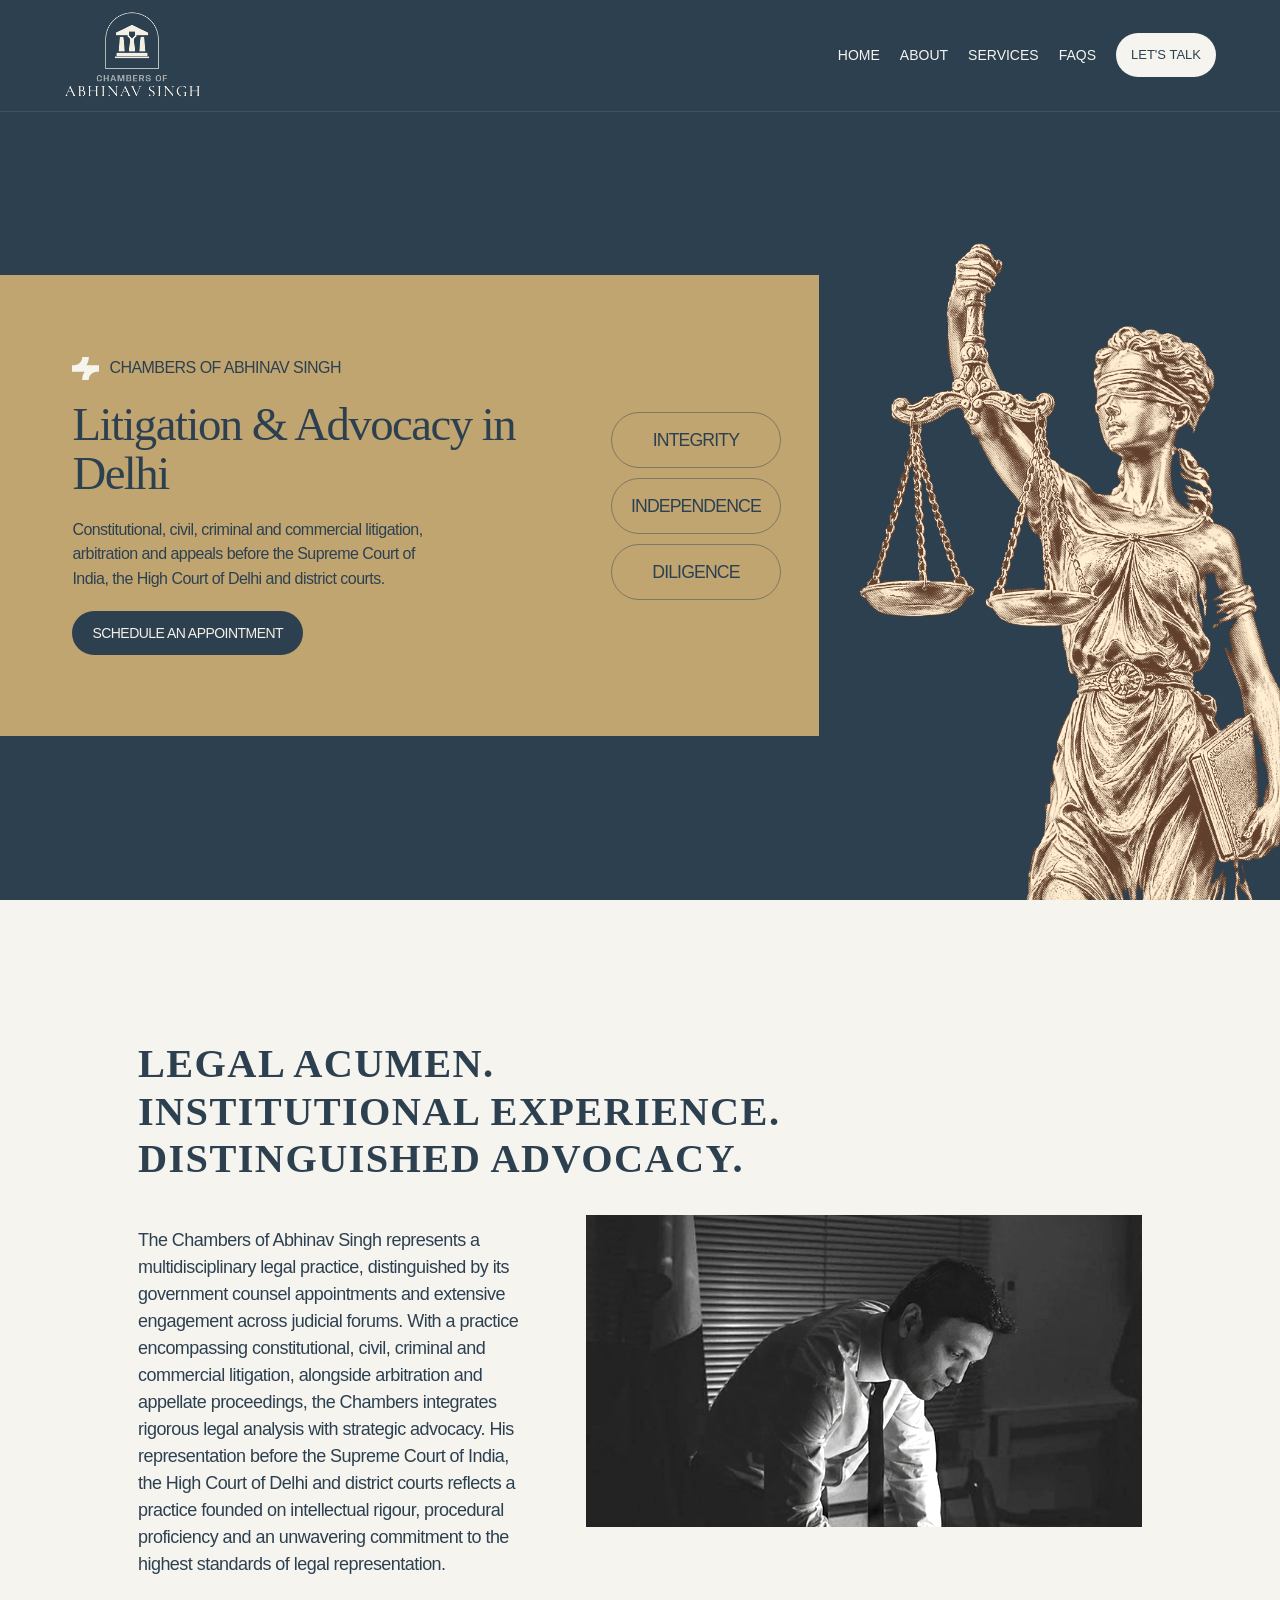
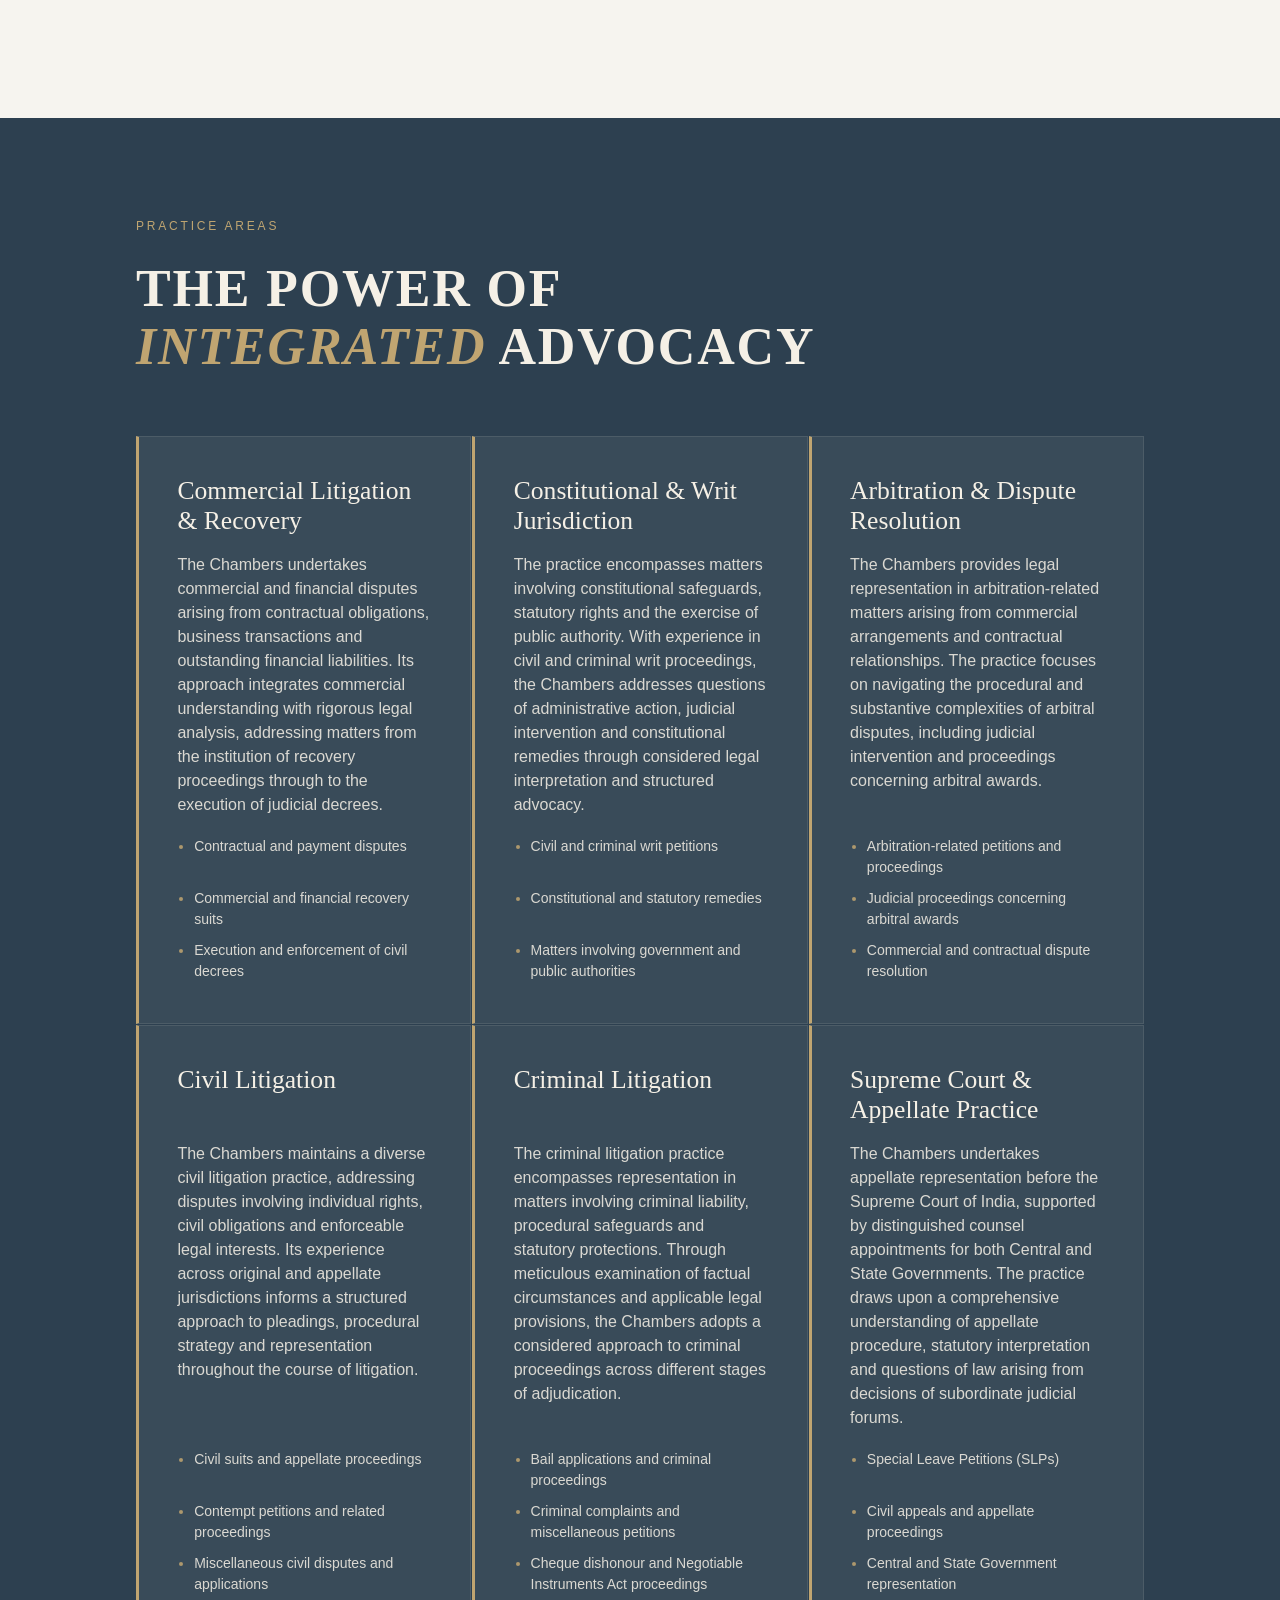
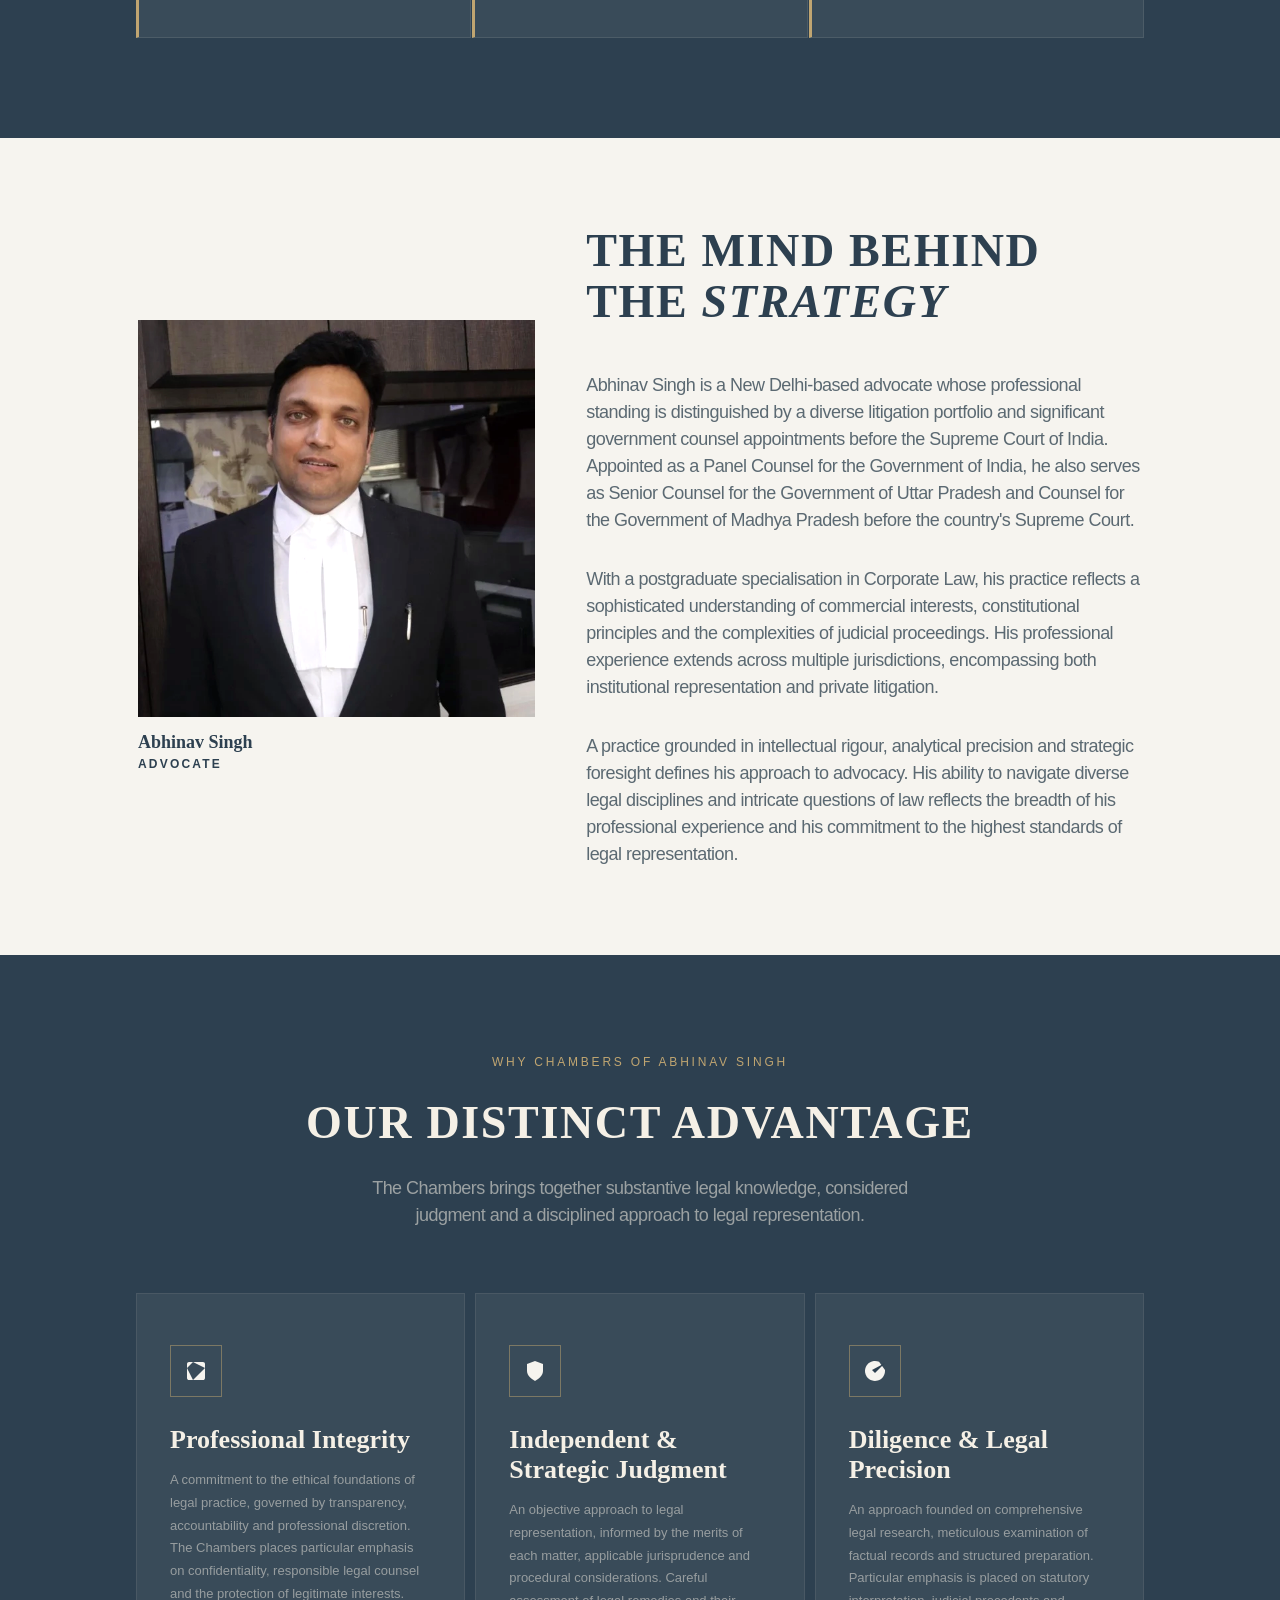
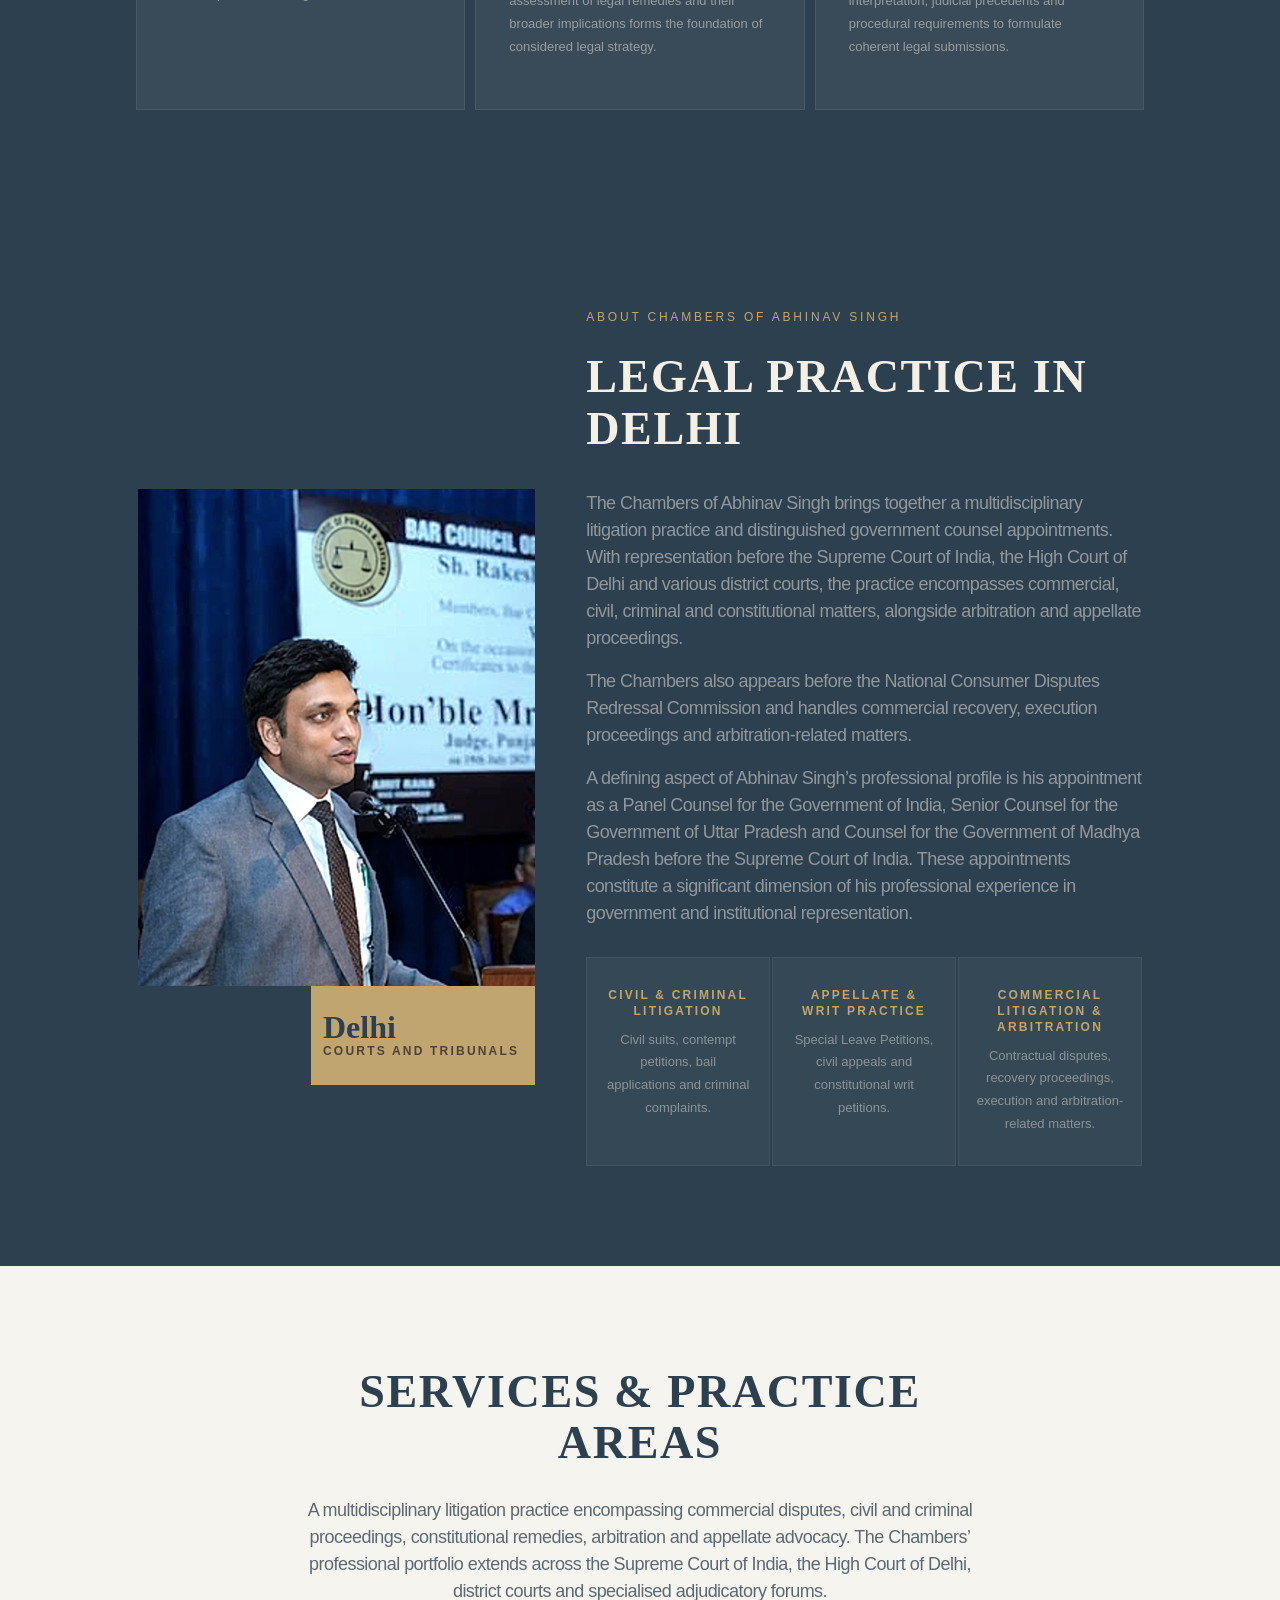
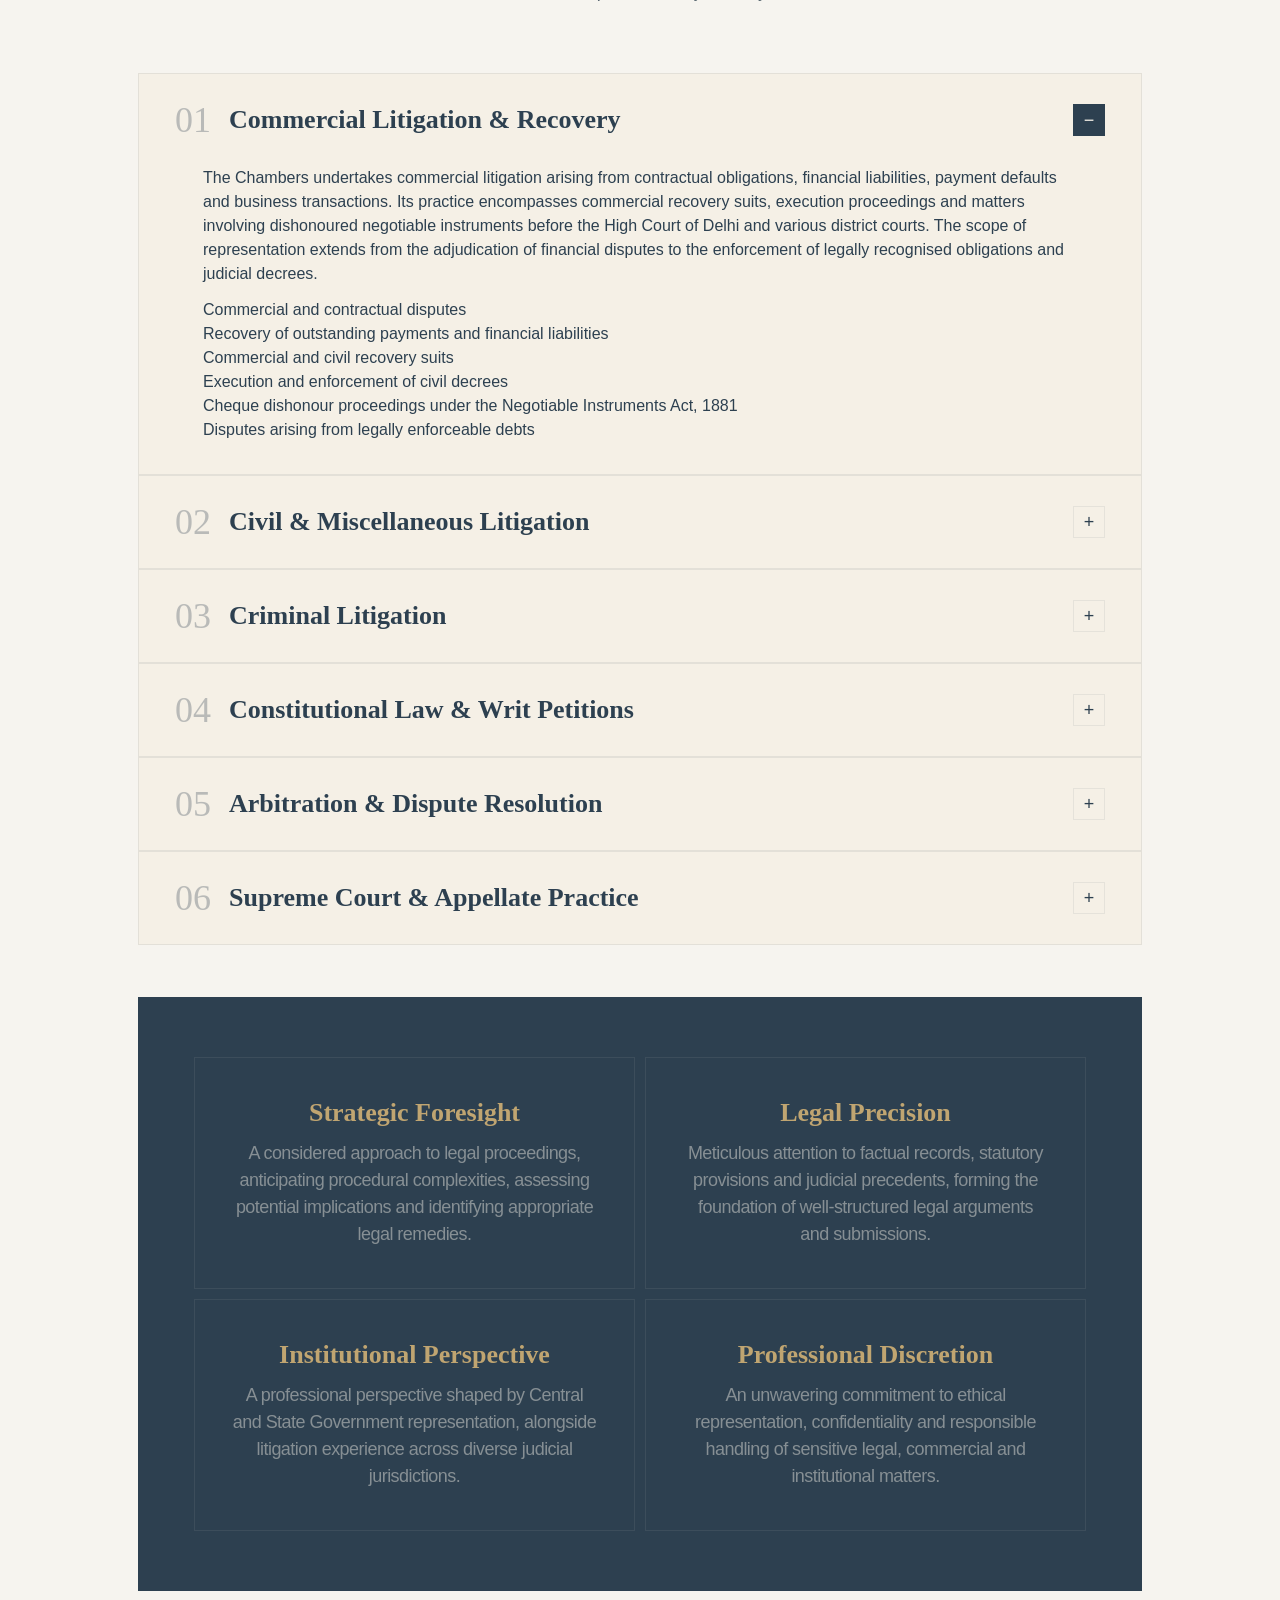
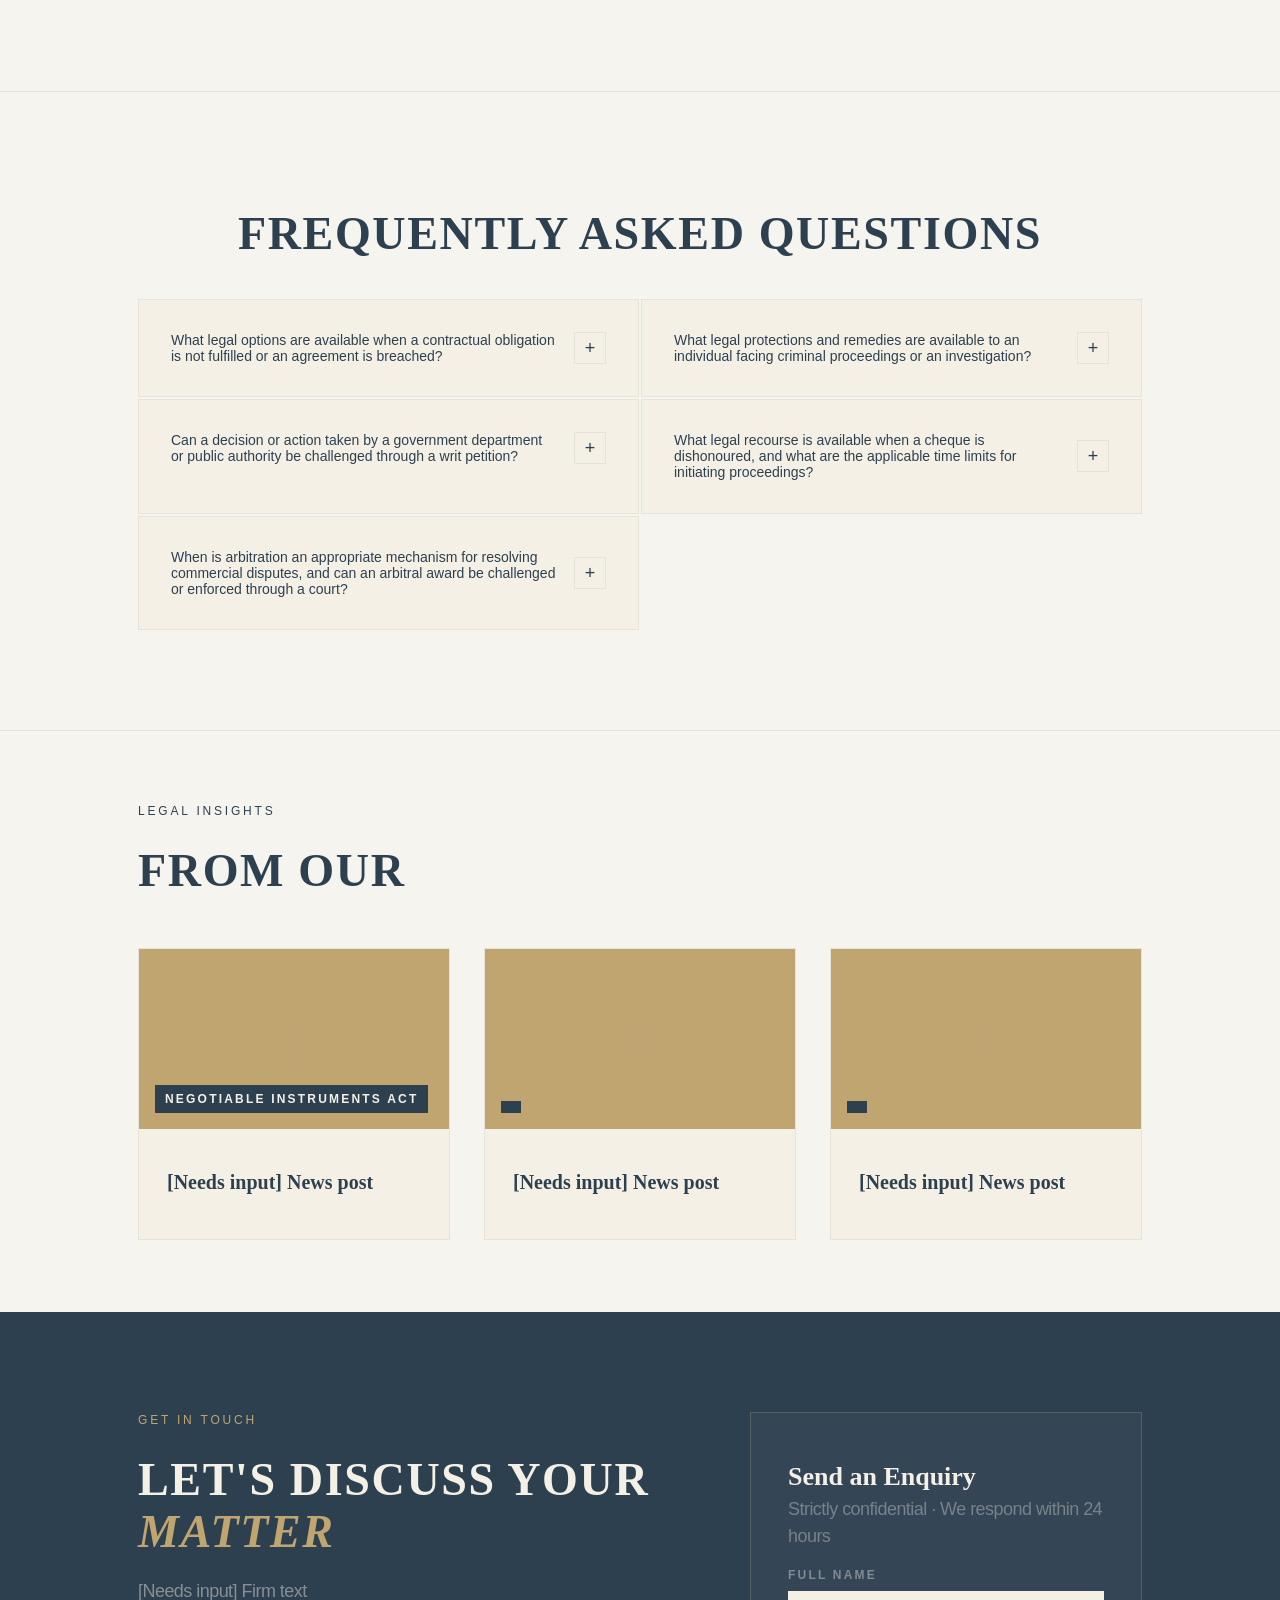
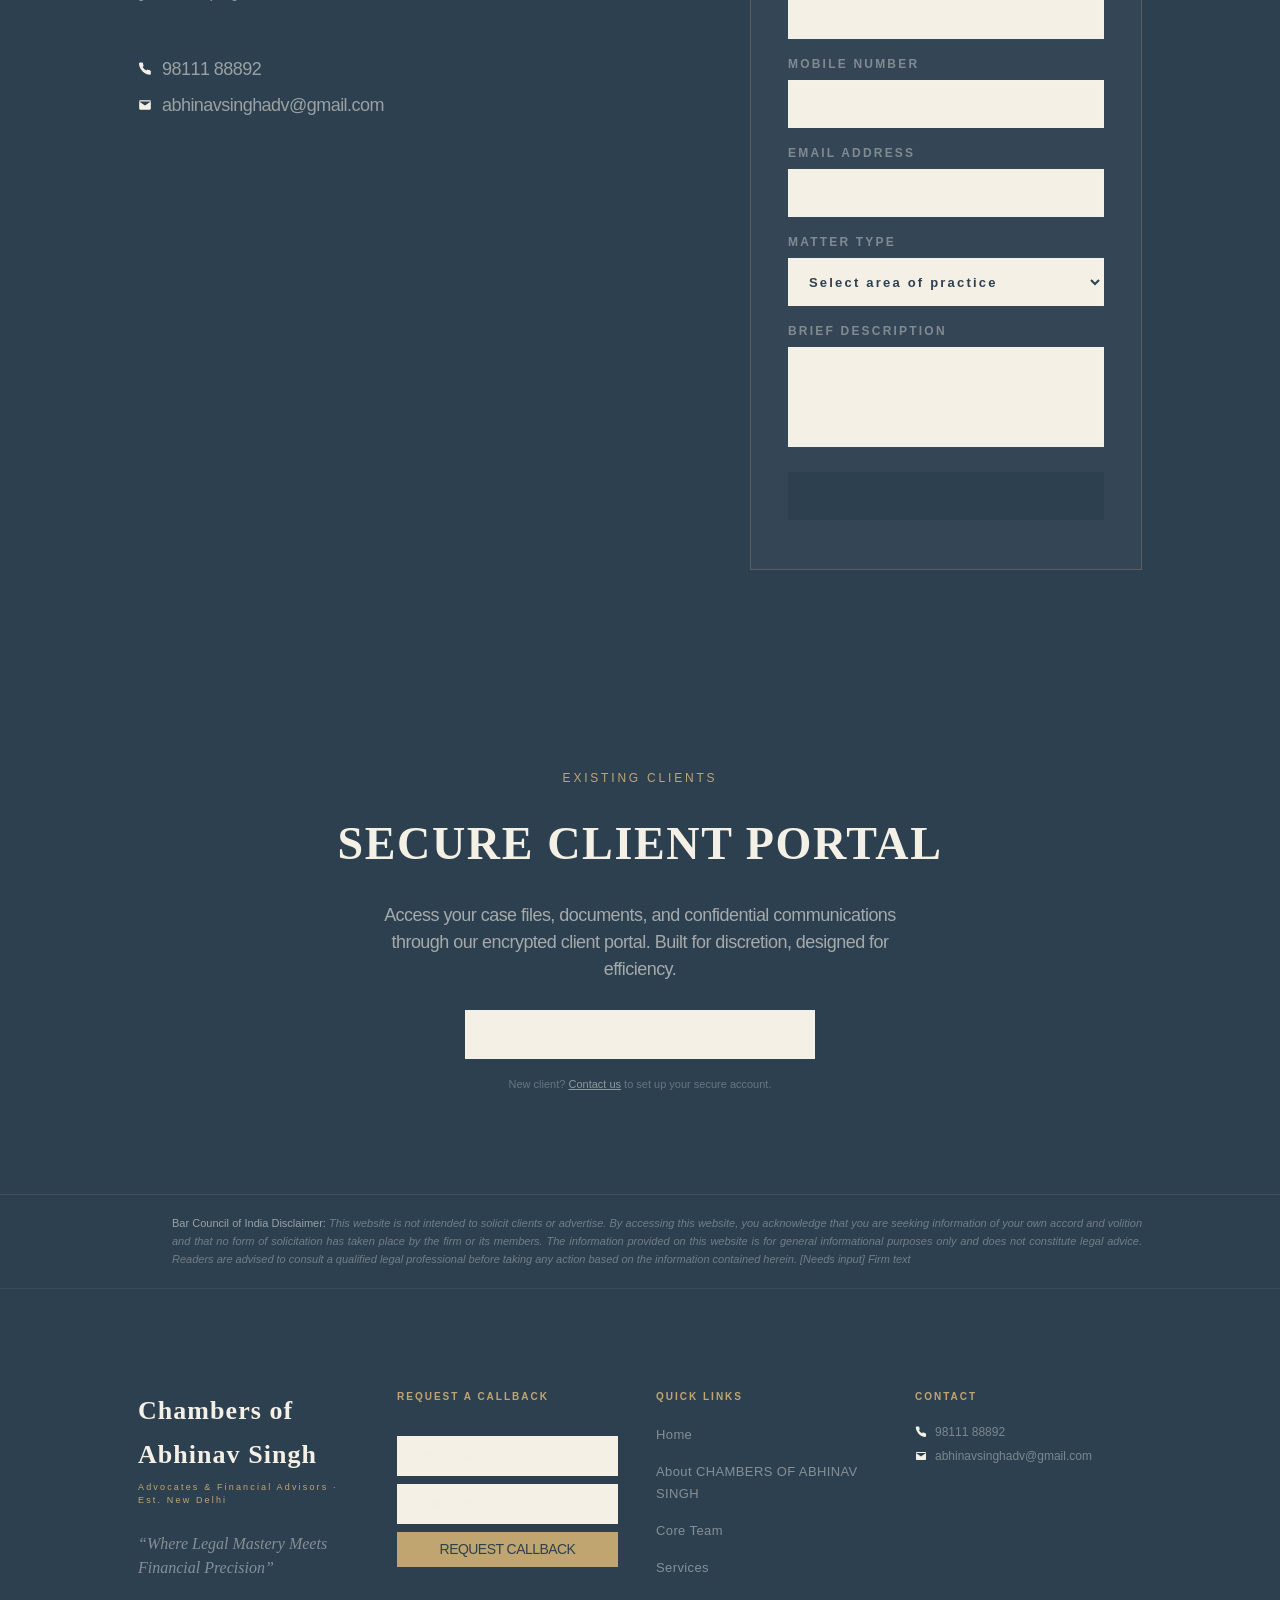
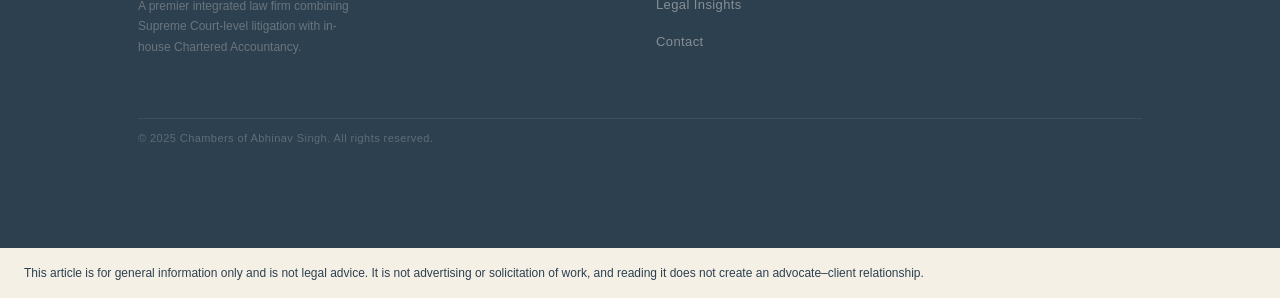
<file: index.html>
<!DOCTYPE html><html lang="en" class="jost_3e36cb27-module__GOVEQa__variable cormorant_garamond_97c65d7c-module__KWVokq__variable h-full"><head><meta charset="utf-8">
<meta http-equiv="Content-Security-Policy" content="default-src &#39;self&#39; data: blob:; script-src &#39;self&#39; &#39;unsafe-inline&#39; &#39;unsafe-eval&#39;; style-src &#39;self&#39; &#39;unsafe-inline&#39;; img-src &#39;self&#39; data: blob:; font-src &#39;self&#39; data:; media-src &#39;self&#39; data: blob:; connect-src &#39;self&#39;; frame-src &#39;self&#39;; worker-src &#39;self&#39; blob:; form-action &#39;self&#39;">


<meta name="viewport" content="width=device-width, initial-scale=1"><link rel="stylesheet" href="./assets/site/_next/static/chunks/3c9st355b9h98.__q189041d8.css" data-precedence="next"><link rel="preload" as="script" fetchpriority="low" href="./assets/site/_next/static/chunks/0iq1i69206cyl.__q189041d8.js"><title>Chambers of Abhinav Singh</title><meta name="description" content="Personal counsel, carefully argued."><link rel="icon" href="data:image/svg+xml,%3Csvg%20xmlns%3D%22http%3A%2F%2Fwww.w3.org%2F2000%2Fsvg%22%20width%3D%22200%22%20height%3D%22200%22%20viewBox%3D%220%200%20200%20200%22%3E%3Cdefs%3E%3Cpath%20id%3D%22scl-monogram-ring%22%20d%3D%22M26%2C100a74%2C74%200%201%2C1%20148%2C0a74%2C74%200%201%2C1%20-148%2C0%22%2F%3E%3C%2Fdefs%3E%3Ccircle%20cx%3D%22100%22%20cy%3D%22100%22%20r%3D%2297%22%20fill%3D%22white%22%20stroke%3D%22%2317243b%22%20stroke-width%3D%223%22%2F%3E%3Ccircle%20cx%3D%22100%22%20cy%3D%22100%22%20r%3D%2258%22%20fill%3D%22none%22%20stroke%3D%22%23c6b296%22%20stroke-width%3D%221.5%22%2F%3E%3Ctext%20font-family%3D%22%26apos%3BDM%20Serif%20Display%26apos%3B%2C%20Georgia%2C%20%26apos%3BTimes%20New%20Roman%26apos%3B%2C%20serif%22%20font-size%3D%2216%22%20letter-spacing%3D%222.88%22%20fill%3D%22%2317243b%22%3E%3CtextPath%20href%3D%22%23scl-monogram-ring%22%20startOffset%3D%2225%25%22%20text-anchor%3D%22middle%22%20dominant-baseline%3D%22middle%22%3ECHAMBERS%20OF%20ABHINAV%20SINGH%3C%2FtextPath%3E%3C%2Ftext%3E%3Ctext%20x%3D%22100%22%20y%3D%22100%22%20text-anchor%3D%22middle%22%20dominant-baseline%3D%22central%22%20font-family%3D%22%26apos%3BDM%20Serif%20Display%26apos%3B%2C%20Georgia%2C%20%26apos%3BTimes%20New%20Roman%26apos%3B%2C%20serif%22%20font-size%3D%2240%22%20font-weight%3D%22600%22%20fill%3D%22%2317243b%22%3ECAS%3C%2Ftext%3E%3C%2Fsvg%3E"><link rel="preload" href="./assets/site/_next/static/chunks/33ex3e_4hazko.__q189041d8.css" as="style"><link rel="stylesheet" href="./brand/brand.css">
<style data-sclf-ua-colours>:where(button,input,select,textarea){color:var(--sar-color-auto-000000, #2d4050)}:where(input,select,textarea){background-color:var(--sar-color-auto-ffffff, #f5f0e6)}</style><style data-sclf-logo-fit>img[data-sclf-logo]{object-fit:contain!important;max-height:100%!important}</style><script src="./runtime/chambers-phone.js"></script></head><body class="min-h-full flex flex-col bg-white"><div hidden=""></div><main class="flex min-h-full flex-1 flex-col items-center overflow-x-hidden"><section id="hero" class="chambers-hero flex w-full flex-col items-center bg-[#6d2c34] mx-auto" data-sar-section="home/s01-hero" data-sar-type="hero"><header class="flex w-full items-center justify-center bg-[#6d2c34] py-4 md:py-5 z-50 relative border-b border-gray-200/10"><div class="flex w-full max-w-[1570px] items-center justify-between px-5 sm:px-8 md:px-12 lg:px-20"><a href="#hero" class="inline-flex cursor-pointer items-center gap-2.5 transition-opacity duration-200 hover:opacity-80" aria-label="Go to home"><span class="chambers-logo"><svg width="0" height="0" aria-hidden="true" focusable="false" style="position:absolute"><defs><filter id="chambers-logo-ink" color-interpolation-filters="sRGB"><feColorMatrix type="matrix" values="0 0 0 0 .96  0 0 0 0 .94  0 0 0 0 .9  -.336 -1.13 -.114 0 1.48"></feColorMatrix></filter></defs></svg><img src="./assets/chambers/chambers-logo.jpg" width="1188" height="750" alt="Chambers of Abhinav Singh"></span></a><div class="chambers-desktop-nav hidden md:flex flex-1 items-center justify-end gap-8 lg:gap-[55px]"><nav class="flex items-center gap-4 lg:gap-5"><a class="relative font-jost text-sm font-normal uppercase tracking-[-0.54px] text-[#f9f5ea] after:absolute after:bottom-0 after:left-0 after:h-[1px] after:w-full after:origin-left after:scale-x-0 after:bg-[#f9f5ea] after:transition-transform after:duration-300 hover:after:scale-x-100" href="#hero">Home</a><a class="relative font-jost text-sm font-normal uppercase tracking-[-0.54px] text-[#f9f5ea] after:absolute after:bottom-0 after:left-0 after:h-[1px] after:w-full after:origin-left after:scale-x-0 after:bg-[#f9f5ea] after:transition-transform after:duration-300 hover:after:scale-x-100" href="#about-us">About</a><a class="relative font-jost text-sm font-normal uppercase tracking-[-0.54px] text-[#f9f5ea] after:absolute after:bottom-0 after:left-0 after:h-[1px] after:w-full after:origin-left after:scale-x-0 after:bg-[#f9f5ea] after:transition-transform after:duration-300 hover:after:scale-x-100" href="./practice-areas/">Services</a><a class="relative font-jost text-sm font-normal uppercase tracking-[-0.54px] text-[#f9f5ea] after:absolute after:bottom-0 after:left-0 after:h-[1px] after:w-full after:origin-left after:scale-x-0 after:bg-[#f9f5ea] after:transition-transform after:duration-300 hover:after:scale-x-100" href="./faqs/">FAQs</a></nav><a href="#contact" class="cursor-pointer rounded-full px-5 py-3 font-jost text-sm font-normal uppercase tracking-[-0.54px] transition-all duration-200 active:scale-[0.97] bg-[#f9f5ea] text-[#0b0b0b] shadow-[0px_1px_2px_0px_rgba(16,24,40,0.05)] hover:bg-white hover:shadow-md ">Let&#39;s talk</a></div><button type="button" class="chambers-existing-menu md:hidden flex flex-col gap-1.5 p-2" aria-label="Toggle menu"><span class="block h-0.5 w-6 bg-[#f9f5ea] transition-transform duration-300 "></span><span class="block h-0.5 w-6 bg-[#f9f5ea] transition-opacity duration-300 "></span><span class="block h-0.5 w-6 bg-[#f9f5ea] transition-transform duration-300 "></span></button>
<details class="chambers-phone-menu">
  <summary aria-label="Navigation menu">
    <span aria-hidden="true"></span>
    <span aria-hidden="true"></span>
    <span aria-hidden="true"></span>
  </summary>
  <nav aria-label="Phone navigation">
    <a href="#hero">Home</a>
    <a href="#about-us">About</a>
    <a href="#practice-areas">Services</a>
    <a href="#faqs">FAQs</a>
    <a href="#contact">Let’s Talk</a>
  </nav>
</details>
</div></header><div class="chambers-hero-stage relative flex w-full justify-center overflow-hidden bg-[#6d2c34]"><div class="chambers-hero-art" aria-hidden="true"><img src="./assets/chambers/lady-justice.png" alt="" width="736" height="1104" fetchpriority="high"></div><div class="chambers-hero-content relative z-10 flex w-full max-w-[1570px] justify-center md:justify-start items-center px-5 sm:px-8 md:px-12 lg:px-20"><div class="chambers-hero-copy flex flex-col gap-6 md:gap-10 lg:pl-[34px]"><div class="flex flex-col gap-3 md:gap-5"><div style="opacity: 1; translate: none; rotate: none; scale: none; transform: translate(0px, 0px);" class="flex items-center gap-2.5"><img alt="" loading="lazy" width="27" height="23" decoding="async" data-nimg="1" class="shrink-0 w-5 h-4 md:w-[27px] md:h-[23px]" style="color:transparent" src="./assets/site/images/plus-icon.__q189041d8.svg"><p class="font-jost text-sm md:text-lg font-light tracking-[-0.54px] text-[#f9f5ea]">CHAMBERS OF ABHINAV SINGH</p></div><h1 style="opacity: 1; translate: none; rotate: none; scale: none; transform: translate(0px, 0px);" class="font-cormorant text-[42px] sm:text-[56px] md:text-[64px] lg:text-[72px] font-light leading-[1.05] tracking-[-1.5px] text-[#f9f5ea]">Litigation &amp; Advocacy in Delhi</h1><p style="opacity: 1; translate: none; rotate: none; scale: none; transform: translate(0px, 0px);" class="max-w-[360px] font-jost text-sm md:text-lg font-light leading-[27px] tracking-[-0.54px] text-[#f9f5ea]">Constitutional, civil, criminal and commercial litigation, arbitration and appeals before the Supreme Court of India, the High Court of Delhi and district courts.</p></div><div style="opacity: 1; translate: none; rotate: none; scale: none; transform: translate(0px, 0px);"><a href="#contact" class="cursor-pointer rounded-full px-5 py-3 font-jost text-sm font-normal uppercase tracking-[-0.54px] transition-all duration-200 active:scale-[0.97] bg-[#f9f5ea] text-[#0b0b0b] shadow-[0px_1px_2px_0px_rgba(16,24,40,0.05)] hover:bg-white hover:shadow-md ">Schedule an appointment</a></div></div><div class="chambers-hero-values hidden flex-col gap-2.5"><div class="value-pill relative flex w-full items-center justify-center whitespace-nowrap rounded-[50px] px-5 py-2.5 overflow-visible" style="opacity: 1; translate: none; rotate: none; scale: none; transform: translate(0px, 0px);"><span class="font-jost text-[30px] font-light leading-9 tracking-[-0.9px] text-[#f9f5ea] relative z-10">INTEGRITY</span><div class="absolute inset-0 rounded-[50px] border border-[rgba(249,245,234,0.14)] z-0"></div></div><div class="value-pill relative flex w-full items-center justify-center whitespace-nowrap rounded-[50px] px-5 py-2.5 overflow-visible" style="opacity: 1; translate: none; rotate: none; scale: none; transform: translate(0px, 0px);"><span class="font-jost text-[30px] font-light leading-9 tracking-[-0.9px] text-[#f9f5ea] relative z-10">INDEPENDENCE</span><div class="absolute inset-0 rounded-[50px] border border-[rgba(249,245,234,0.14)] z-0"></div></div><div class="value-pill relative flex w-full items-center justify-center whitespace-nowrap rounded-[50px] px-5 py-2.5 overflow-visible" style="opacity: 1; translate: none; rotate: none; scale: none; transform: translate(0px, 0px);"><span class="font-jost text-[30px] font-light leading-9 tracking-[-0.9px] text-[#f9f5ea] relative z-10">DILIGENCE</span><div class="absolute inset-0 rounded-[50px] border border-[rgba(249,245,234,0.14)] z-0"></div></div></div></div></div></section>
<section class="flex w-full flex-col items-center justify-center bg-[#f8f3eb] px-5 sm:px-8 md:px-16 lg:px-[138px] py-16 md:py-[140px] mx-auto overflow-hidden" data-sar-section="home/s02-content" data-sar-type="content"><div class="chambers-photo-layout chambers-work-layout"><h2 data-reveal="true" class="chambers-work-title font-cormorant text-[32px] md:text-[40px] font-bold leading-tight text-[#b18d59]" style="translate: none; rotate: none; scale: none; transform: translate(0px, 0px); opacity: 1;"><span>Legal Acumen.</span> <span>Institutional Experience.</span> <span>Distinguished Advocacy.</span></h2><p data-reveal="true" class="font-jost text-base md:text-lg font-light leading-[27px] tracking-[-0.54px] text-[#353a3c]" style="translate: none; rotate: none; scale: none; transform: translate(0px, 0px); opacity: 1;">The Chambers of Abhinav Singh represents a multidisciplinary legal practice, distinguished by its government counsel appointments and extensive engagement across judicial forums. With a practice encompassing constitutional, civil, criminal and commercial litigation, alongside arbitration and appellate proceedings, the Chambers integrates rigorous legal analysis with strategic advocacy. His representation before the Supreme Court of India, the High Court of Delhi and district courts reflects a practice founded on intellectual rigour, procedural proficiency and an unwavering commitment to the highest standards of legal representation.</p><div class="w-full"><div data-reveal="true" class="chambers-photo-frame chambers-work-frame" style="translate: none; rotate: none; scale: none; transform: translate(0px, 0px); opacity: 1;"><img alt="Abhinav Singh reviewing documents" loading="lazy" decoding="async" data-nimg="fill" class="chambers-work-photo object-cover" style="position:absolute;height:100%;width:100%;left:0;top:0;right:0;bottom:0;color:transparent" src="./assets/chambers/abhinav-at-work.webp"></div></div></div></section>
<section id="services" class="flex w-full flex-col items-center justify-center bg-[#1a1a1a] px-5 sm:px-8 md:px-16 lg:px-[136px] py-16 md:py-[100px] mx-auto overflow-hidden" data-sar-section="home/s03-cards" data-sar-type="cards"><div class="flex w-full flex-col gap-10 md:gap-[60px]"><div class="flex flex-col md:flex-row items-start md:items-end justify-between gap-6 md:gap-8"><div data-reveal="true" class="chambers-practice-title-wrap flex w-full flex-col gap-3.5" style="translate: none; rotate: none; scale: none; transform: translate(0px, 0px); opacity: 1;"><p class="font-jost text-xs tracking-[2.8px] text-[#b8935a]">Practice Areas</p><h2 class="font-cormorant text-[24px] md:text-[40px] font-semibold leading-tight text-white"><span class="chambers-practice-title-line">The Power of</span> <span class="chambers-practice-title-line"><em class="font-cormorant italic text-[#b8935a]">Integrated</em> Advocacy</span></h2></div></div><div class="chambers-practice-grid">
<article class="chambers-practice-card"><h3>Commercial Litigation &amp; Recovery</h3><p>The Chambers undertakes commercial and financial disputes arising from contractual obligations, business transactions and outstanding financial liabilities. Its approach integrates commercial understanding with rigorous legal analysis, addressing matters from the institution of recovery proceedings through to the execution of judicial decrees.</p><ul><li class="py-[3px]">Contractual and payment disputes</li><li class="py-[3px]">Commercial and financial recovery suits</li><li class="py-[3px]">Execution and enforcement of civil decrees</li></ul></article>
<article class="chambers-practice-card"><h3>Constitutional &amp; Writ Jurisdiction</h3><p>The practice encompasses matters involving constitutional safeguards, statutory rights and the exercise of public authority. With experience in civil and criminal writ proceedings, the Chambers addresses questions of administrative action, judicial intervention and constitutional remedies through considered legal interpretation and structured advocacy.</p><ul><li class="py-[3px]">Civil and criminal writ petitions</li><li class="py-[3px]">Constitutional and statutory remedies</li><li class="py-[3px]">Matters involving government and public authorities</li></ul></article>
<article class="chambers-practice-card"><h3>Arbitration &amp; Dispute Resolution</h3><p>The Chambers provides legal representation in arbitration-related matters arising from commercial arrangements and contractual relationships. The practice focuses on navigating the procedural and substantive complexities of arbitral disputes, including judicial intervention and proceedings concerning arbitral awards.</p><ul><li class="py-[3px]">Arbitration-related petitions and proceedings</li><li class="py-[3px]">Judicial proceedings concerning arbitral awards</li><li class="py-[3px]">Commercial and contractual dispute resolution</li></ul></article>
<article class="chambers-practice-card"><h3>Civil Litigation</h3><p>The Chambers maintains a diverse civil litigation practice, addressing disputes involving individual rights, civil obligations and enforceable legal interests. Its experience across original and appellate jurisdictions informs a structured approach to pleadings, procedural strategy and representation throughout the course of litigation.</p><ul><li class="py-[3px]">Civil suits and appellate proceedings</li><li class="py-[3px]">Contempt petitions and related proceedings</li><li class="py-[3px]">Miscellaneous civil disputes and applications</li></ul></article>
<article class="chambers-practice-card"><h3>Criminal Litigation</h3><p>The criminal litigation practice encompasses representation in matters involving criminal liability, procedural safeguards and statutory protections. Through meticulous examination of factual circumstances and applicable legal provisions, the Chambers adopts a considered approach to criminal proceedings across different stages of adjudication.</p><ul><li class="py-[3px]">Bail applications and criminal proceedings</li><li class="py-[3px]">Criminal complaints and miscellaneous petitions</li><li class="py-[3px]">Cheque dishonour and Negotiable Instruments Act proceedings</li></ul></article>
<article class="chambers-practice-card"><h3>Supreme Court &amp; Appellate Practice</h3><p>The Chambers undertakes appellate representation before the Supreme Court of India, supported by distinguished counsel appointments for both Central and State Governments. The practice draws upon a comprehensive understanding of appellate procedure, statutory interpretation and questions of law arising from decisions of subordinate judicial forums.</p><ul><li class="py-[3px]">Special Leave Petitions (SLPs)</li><li class="py-[3px]">Civil appeals and appellate proceedings</li><li class="py-[3px]">Central and State Government representation</li></ul></article>
</div></div></section>
<section id="team" class="flex w-full flex-col items-center justify-center bg-[#f8f3eb] px-5 sm:px-8 md:px-16 lg:px-[138px] py-14 md:py-[87px] mx-auto overflow-hidden" data-sar-section="home/s04-gallery" data-sar-type="gallery">
<div class="chambers-team-layout">
  <figure class="chambers-team-figure">
    <div class="chambers-photo-frame chambers-portrait-frame"><img alt="Portrait of Abhinav Singh" loading="lazy" decoding="async" data-nimg="fill" class="chambers-team-photo object-cover" style="position:absolute;height:100%;width:100%;left:0;top:0;right:0;bottom:0;color:transparent" src="./assets/chambers/abhinav-portrait.webp"></div>
    <figcaption><div class="flex flex-col gap-1"><p class="font-cormorant text-base md:text-lg font-semibold leading-[19.55px] text-[#1a1a1a]">Abhinav Singh</p><p class="font-jost text-[10px] md:text-xs font-semibold uppercase tracking-[2.2px] text-[#b8935a]">Advocate</p></div></figcaption>
  </figure>
  <div class="chambers-team-copy">
    <h2 class="font-cormorant text-[36px] md:text-[50px] font-semibold leading-tight text-[#1a1a1a]">The Mind Behind the <span class="font-cormorant italic text-[#6b1f2a]">Strategy</span></h2>
    <p data-reveal="true" class="w-full font-jost text-base md:text-lg font-light leading-[27px] tracking-[-0.54px] text-[#666]" style="translate: none; rotate: none; scale: none; transform: translate(0px, 0px); opacity: 1;">Abhinav Singh is a New Delhi-based advocate whose professional standing is distinguished by a diverse litigation portfolio and significant government counsel appointments before the Supreme Court of India. Appointed as a Panel Counsel for the Government of India, he also serves as Senior Counsel for the Government of Uttar Pradesh and Counsel for the Government of Madhya Pradesh before the country&#x27;s Supreme Court.</p><p data-reveal="true" class="w-full font-jost text-base md:text-lg font-light leading-[27px] tracking-[-0.54px] text-[#666]" style="translate: none; rotate: none; scale: none; transform: translate(0px, 0px); opacity: 1;">With a postgraduate specialisation in Corporate Law, his practice reflects a sophisticated understanding of commercial interests, constitutional principles and the complexities of judicial proceedings. His professional experience extends across multiple jurisdictions, encompassing both institutional representation and private litigation.</p><p data-reveal="true" class="w-full font-jost text-base md:text-lg font-light leading-[27px] tracking-[-0.54px] text-[#666]" style="translate: none; rotate: none; scale: none; transform: translate(0px, 0px); opacity: 1;">A practice grounded in intellectual rigour, analytical precision and strategic foresight defines his approach to advocacy. His ability to navigate diverse legal disciplines and intricate questions of law reflects the breadth of his professional experience and his commitment to the highest standards of legal representation.</p>
  </div>
</div>
</section>
<section class="flex w-full flex-col items-center justify-center bg-[#6b1f2a] px-5 sm:px-8 md:px-16 lg:px-[136px] py-14 md:py-[99px] mx-auto overflow-hidden" data-sar-section="home/s05-content" data-sar-type="content"><div class="flex w-full flex-col gap-12 md:gap-16"><div class="flex flex-col items-center gap-[15px] text-center"><p data-reveal="true" class="font-jost text-xs tracking-[2.8px] text-[#b8935a]" style="translate: none; rotate: none; scale: none; transform: translate(0px, 0px); opacity: 1;">Why CHAMBERS OF ABHINAV SINGH</p><h2 data-reveal="true" class="font-cormorant text-[36px] md:text-[50px] font-semibold leading-tight text-white" style="translate: none; rotate: none; scale: none; transform: translate(0px, 0px); opacity: 1;">Our Distinct Advantage</h2><p data-reveal="true" class="max-w-[568px] font-jost text-base md:text-lg font-light leading-[27px] tracking-[-0.54px] text-white/55" style="translate: none; rotate: none; scale: none; transform: translate(0px, 0px); opacity: 1;">The Chambers brings together substantive legal knowledge, considered judgment and a disciplined approach to legal representation.</p></div><div class="grid grid-cols-1 sm:grid-cols-2 lg:grid-cols-3 gap-4 md:gap-2.5"><div data-reveal="true" class="group flex flex-col border border-white/[0.08] bg-white/[0.06] px-6 sm:px-[33px] py-10 md:py-[51px] transition-colors duration-300 hover:bg-white/[0.1]" style="translate: none; rotate: none; scale: none; transform: translate(0px, 0px); opacity: 1;"><div class="flex flex-col gap-7"><div class="relative size-[52px] border border-[rgba(184,147,90,0.5)] transition-all duration-300 group-hover:border-[rgba(184,147,90,0.9)] group-hover:scale-105"><img alt="" loading="lazy" width="24" height="24" decoding="async" data-nimg="1" class="absolute left-[13px] top-[13px]" style="color:transparent" src="./assets/site/images/why-icon-1.__q189041d8.svg"></div><div class="flex flex-col gap-3.5"><h3 class="font-cormorant text-[22px] md:text-[26px] font-semibold leading-[29.9px] text-white">Professional Integrity</h3><p class="font-jost text-[13px] font-light leading-[22.75px] text-white/50">A commitment to the ethical foundations of legal practice, governed by transparency, accountability and professional discretion. The Chambers places particular emphasis on confidentiality, responsible legal counsel and the protection of legitimate interests.</p></div></div></div><div data-reveal="true" class="group flex flex-col border border-white/[0.08] bg-white/[0.06] px-6 sm:px-[33px] py-10 md:py-[51px] transition-colors duration-300 hover:bg-white/[0.1]" style="translate: none; rotate: none; scale: none; transform: translate(0px, 0px); opacity: 1;"><div class="flex flex-col gap-7"><div class="relative size-[52px] border border-[rgba(184,147,90,0.5)] transition-all duration-300 group-hover:border-[rgba(184,147,90,0.9)] group-hover:scale-105"><img alt="" loading="lazy" width="24" height="24" decoding="async" data-nimg="1" class="absolute left-[13px] top-[13px]" style="color:transparent" src="./assets/site/images/why-icon-2.__q189041d8.svg"></div><div class="flex flex-col gap-3.5"><h3 class="font-cormorant text-[22px] md:text-[26px] font-semibold leading-[29.9px] text-white">Independent &amp; Strategic Judgment</h3><p class="font-jost text-[13px] font-light leading-[22.75px] text-white/50">An objective approach to legal representation, informed by the merits of each matter, applicable jurisprudence and procedural considerations. Careful assessment of legal remedies and their broader implications forms the foundation of considered legal strategy.</p></div></div></div><div data-reveal="true" class="group flex flex-col border border-white/[0.08] bg-white/[0.06] px-6 sm:px-[33px] py-10 md:py-[51px] transition-colors duration-300 hover:bg-white/[0.1]" style="translate: none; rotate: none; scale: none; transform: translate(0px, 0px); opacity: 1;"><div class="flex flex-col gap-7"><div class="relative size-[52px] border border-[rgba(184,147,90,0.5)] transition-all duration-300 group-hover:border-[rgba(184,147,90,0.9)] group-hover:scale-105"><img alt="" loading="lazy" width="24" height="24" decoding="async" data-nimg="1" class="absolute left-[13px] top-[13px]" style="color:transparent" src="./assets/site/images/why-icon-3.__q189041d8.svg"></div><div class="flex flex-col gap-3.5"><h3 class="font-cormorant text-[22px] md:text-[26px] font-semibold leading-[29.9px] text-white">Diligence &amp; Legal Precision</h3><p class="font-jost text-[13px] font-light leading-[22.75px] text-white/50">An approach founded on comprehensive legal research, meticulous examination of factual records and structured preparation. Particular emphasis is placed on statutory interpretation, judicial precedents and procedural requirements to formulate coherent legal submissions.</p></div></div></div></div></div></section>
<section id="about-us" class="flex w-full flex-col items-center justify-center bg-[#1a1a1a] px-5 sm:px-8 md:px-16 lg:px-[138px] py-16 md:py-[100px] mx-auto overflow-hidden" data-sar-section="home/s06-content" data-sar-type="content"><div class="flex w-full flex-col gap-8 md:gap-[18px]"><div class="chambers-photo-layout chambers-speaking-layout"><div class="relative w-full"><div data-reveal="true" class="chambers-photo-frame chambers-speaking-frame" style="translate: none; rotate: none; scale: none; transform: translate(0px, 0px); opacity: 1;"><img alt="Abhinav Singh speaking at a Bar Council event" loading="lazy" decoding="async" data-nimg="fill" class="chambers-speaking-photo object-cover" style="position:absolute;height:100%;width:100%;left:0;top:0;right:0;bottom:0;color:transparent" src="./assets/chambers/abhinav-speaking.webp"></div><div class="absolute bottom-0 right-0 flex h-[80px] md:h-[99px] w-[160px] sm:w-[180px] md:w-[224px] flex-col justify-center bg-[#b8935a] px-3 py-4 md:py-5 transition-transform duration-300 hover:-translate-y-1"><p class="font-cormorant text-[22px] sm:text-[26px] md:text-[32px] font-semibold leading-8 text-[#1a1a1a]">Delhi</p><p class="font-jost text-[9px] sm:text-[10px] md:text-xs font-semibold uppercase tracking-[2px] sm:tracking-[2.2px] text-[#1a1a1a]/70">Courts and tribunals</p></div></div><div class="flex min-w-0 flex-col gap-6 md:gap-[30px]"><div class="flex flex-col gap-6 md:gap-[35px]"><div data-reveal="true" class="flex flex-col gap-3.5" style="translate: none; rotate: none; scale: none; transform: translate(0px, 0px); opacity: 1;"><p class="font-jost text-xs tracking-[2.8px] text-[#b8935a]">About CHAMBERS OF ABHINAV SINGH</p><h2 class="font-cormorant text-[32px] md:text-[46px] font-semibold leading-tight text-white">Legal Practice in Delhi</h2></div><div data-reveal="true" class="space-y-0 font-jost text-base md:text-lg font-light leading-[27px] tracking-[-0.54px] text-white/50" style="translate: none; rotate: none; scale: none; transform: translate(0px, 0px); opacity: 1;"><p>The Chambers of Abhinav Singh brings together a multidisciplinary litigation practice and distinguished government counsel appointments. With representation before the Supreme Court of India, the High Court of Delhi and various district courts, the practice encompasses commercial, civil, criminal and constitutional matters, alongside arbitration and appellate proceedings.</p><p class="pt-4">The Chambers also appears before the National Consumer Disputes Redressal Commission and handles commercial recovery, execution proceedings and arbitration-related matters.</p><p class="pt-4">A defining aspect of Abhinav Singh’s professional profile is his appointment as a Panel Counsel for the Government of India, Senior Counsel for the Government of Uttar Pradesh and Counsel for the Government of Madhya Pradesh before the Supreme Court of India. These appointments constitute a significant dimension of his professional experience in government and institutional representation.</p></div></div><div class="grid grid-cols-1 sm:grid-cols-3 gap-0.5"><div data-reveal="true" class="flex flex-col border border-white/[0.07] bg-white/[0.04] px-[17px] py-[29px] text-center transition-colors duration-300 hover:border-[rgba(184,147,90,0.2)] hover:bg-[rgba(184,147,90,0.04)]" style="translate: none; rotate: none; scale: none; transform: translate(0px, 0px); opacity: 1;"><p class="mb-2.5 font-jost text-xs font-semibold uppercase tracking-[2.2px] text-[#b8935a]">Civil &amp; Criminal Litigation</p><p class="font-jost text-[13px] font-light leading-[22.75px] text-white/45">Civil suits, contempt petitions, bail applications and criminal complaints.</p></div><div data-reveal="true" class="flex flex-col border border-white/[0.07] bg-white/[0.04] px-[17px] py-[29px] text-center transition-colors duration-300 hover:border-[rgba(184,147,90,0.2)] hover:bg-[rgba(184,147,90,0.04)]" style="translate: none; rotate: none; scale: none; transform: translate(0px, 0px); opacity: 1;"><p class="mb-2.5 font-jost text-xs font-semibold uppercase tracking-[2.2px] text-[#b8935a]">Appellate &amp; Writ Practice</p><p class="font-jost text-[13px] font-light leading-[22.75px] text-white/45">Special Leave Petitions, civil appeals and constitutional writ petitions.</p></div><div data-reveal="true" class="flex flex-col border border-white/[0.07] bg-white/[0.04] px-[17px] py-[29px] text-center transition-colors duration-300 hover:border-[rgba(184,147,90,0.2)] hover:bg-[rgba(184,147,90,0.04)]" style="translate: none; rotate: none; scale: none; transform: translate(0px, 0px); opacity: 1;"><p class="mb-2.5 font-jost text-xs font-semibold uppercase tracking-[2.2px] text-[#b8935a]">Commercial Litigation &amp; Arbitration</p><p class="font-jost text-[13px] font-light leading-[22.75px] text-white/45">Contractual disputes, recovery proceedings, execution and arbitration-related matters.</p></div></div></div></div></div></section>
<section id="practice-areas" class="flex w-full items-center justify-center bg-[#f8f3eb] px-5 sm:px-8 md:px-16 lg:px-[138px] py-16 md:py-[100px] mx-auto overflow-hidden" data-sar-section="home/s07-content" data-sar-type="content"><div class="w-full"><div class="flex w-full flex-col gap-16 md:gap-[88px]"><div class="flex flex-col items-center gap-10 md:gap-[68px]"><div class="flex w-full max-w-[680px] flex-col items-center gap-4 text-center"><h2 data-reveal="true" class="font-cormorant text-[36px] md:text-[50px] font-semibold leading-tight text-[#1a1a1a]" style="translate: none; rotate: none; scale: none; transform: translate(0px, 0px); opacity: 1;">Services &amp; Practice Areas</h2><p data-reveal="true" class="font-jost text-base md:text-lg font-light leading-[27px] tracking-[-0.54px] text-[#666]" style="translate: none; rotate: none; scale: none; transform: translate(0px, 0px); opacity: 1;">A multidisciplinary litigation practice encompassing commercial disputes, civil and criminal proceedings, constitutional remedies, arbitration and appellate advocacy. The Chambers’ professional portfolio extends across the Supreme Court of India, the High Court of Delhi, district courts and specialised adjudicatory forums.</p></div><div class="flex w-full flex-col gap-10 md:gap-[52px]"><div class="flex w-full flex-col"><details class="chambers-disclosure border border-black/[0.09] bg-white overflow-hidden" open><summary class="chambers-disclosure-summary px-4 sm:px-9 py-5 md:py-7"><div class="flex items-center gap-3 md:gap-[18px]"><span class="font-cormorant text-[28px] md:text-[36px] font-light leading-9 text-[rgba(107,31,42,0.3)]">01</span><span class="font-cormorant text-[18px] sm:text-[22px] md:text-[26px] font-semibold leading-[29.9px] text-[#1a1a1a] text-left">Commercial Litigation &amp; Recovery</span></div><span class="chambers-disclosure-icon" aria-hidden="true"></span></summary><div class="chambers-accordion-description"><p>The Chambers undertakes commercial litigation arising from contractual obligations, financial liabilities, payment defaults and business transactions. Its practice encompasses commercial recovery suits, execution proceedings and matters involving dishonoured negotiable instruments before the High Court of Delhi and various district courts. The scope of representation extends from the adjudication of financial disputes to the enforcement of legally recognised obligations and judicial decrees.</p><ul class="mt-3 list-disc pl-5"><li>Commercial and contractual disputes</li><li>Recovery of outstanding payments and financial liabilities</li><li>Commercial and civil recovery suits</li><li>Execution and enforcement of civil decrees</li><li>Cheque dishonour proceedings under the Negotiable Instruments Act, 1881</li><li>Disputes arising from legally enforceable debts</li></ul></div></details>
<details class="chambers-disclosure border border-black/[0.09] bg-white overflow-hidden"><summary class="chambers-disclosure-summary px-4 sm:px-9 py-5 md:py-7"><div class="flex items-center gap-3 md:gap-[18px]"><span class="font-cormorant text-[28px] md:text-[36px] font-light leading-9 text-[rgba(107,31,42,0.3)]">02</span><span class="font-cormorant text-[18px] sm:text-[22px] md:text-[26px] font-semibold leading-[29.9px] text-[#1a1a1a] text-left">Civil &amp; Miscellaneous Litigation</span></div><span class="chambers-disclosure-icon" aria-hidden="true"></span></summary><div class="chambers-accordion-description"><p>The Chambers maintains a diverse civil litigation practice encompassing disputes concerning individual rights, civil obligations and enforceable legal interests. Its professional portfolio includes civil suits, appeals, contempt petitions and miscellaneous judicial proceedings. The practice also extends to consumer dispute proceedings before the National Consumer Disputes Redressal Commission and matters relating to motor accident compensation claims.</p><ul class="mt-3 list-disc pl-5"><li>Civil suits and appellate proceedings</li><li>Contempt petitions and miscellaneous civil applications</li><li>Disputes concerning civil rights and obligations</li><li>Consumer protection and redressal proceedings</li><li>Representation before the NCDRC</li><li>Motor accident compensation-related proceedings</li><li>Enforcement of judicial orders and decrees</li></ul></div></details>
<details class="chambers-disclosure border border-black/[0.09] bg-white overflow-hidden"><summary class="chambers-disclosure-summary px-4 sm:px-9 py-5 md:py-7"><div class="flex items-center gap-3 md:gap-[18px]"><span class="font-cormorant text-[28px] md:text-[36px] font-light leading-9 text-[rgba(107,31,42,0.3)]">03</span><span class="font-cormorant text-[18px] sm:text-[22px] md:text-[26px] font-semibold leading-[29.9px] text-[#1a1a1a] text-left">Criminal Litigation</span></div><span class="chambers-disclosure-icon" aria-hidden="true"></span></summary><div class="chambers-accordion-description"><p>The Chambers represents parties in criminal proceedings before the High Court of Delhi and various district courts. Its practice encompasses bail applications, criminal complaints and miscellaneous criminal petitions, addressing matters involving criminal liability, procedural safeguards and statutory remedies. The practice also includes criminal complaint proceedings arising from cheque dishonour under the Negotiable Instruments Act, with due consideration of the applicable substantive, procedural and evidentiary framework.</p><ul class="mt-3 list-disc pl-5"><li>Bail applications</li><li>Criminal complaints and related proceedings</li><li>Criminal miscellaneous petitions</li><li>Matters involving criminal liability and procedural safeguards</li><li>Criminal proceedings under the Negotiable Instruments Act</li><li>Statutory and procedural remedies under applicable criminal laws</li></ul></div></details>
<details class="chambers-disclosure border border-black/[0.09] bg-white overflow-hidden"><summary class="chambers-disclosure-summary px-4 sm:px-9 py-5 md:py-7"><div class="flex items-center gap-3 md:gap-[18px]"><span class="font-cormorant text-[28px] md:text-[36px] font-light leading-9 text-[rgba(107,31,42,0.3)]">04</span><span class="font-cormorant text-[18px] sm:text-[22px] md:text-[26px] font-semibold leading-[29.9px] text-[#1a1a1a] text-left">Constitutional Law &amp; Writ Petitions</span></div><span class="chambers-disclosure-icon" aria-hidden="true"></span></summary><div class="chambers-accordion-description"><p>The Chambers undertakes civil and criminal writ proceedings, primarily before the High Court of Delhi, addressing matters involving constitutional protections, statutory entitlements and the exercise of public authority. Its practice encompasses proceedings concerning judicial review, administrative decisions and the enforcement of legal and constitutional rights. Abhinav Singh’s professional background in government representation further constitutes a relevant dimension of his engagement with public law.</p><ul class="mt-3 list-disc pl-5"><li>Civil and criminal writ petitions</li><li>Constitutional and statutory remedies</li><li>Judicial review of administrative action</li><li>Matters involving government and public authorities</li><li>Proceedings concerning fundamental and legal rights</li><li>Challenges to administrative and governmental decisions</li></ul></div></details>
<details class="chambers-disclosure border border-black/[0.09] bg-white overflow-hidden"><summary class="chambers-disclosure-summary px-4 sm:px-9 py-5 md:py-7"><div class="flex items-center gap-3 md:gap-[18px]"><span class="font-cormorant text-[28px] md:text-[36px] font-light leading-9 text-[rgba(107,31,42,0.3)]">05</span><span class="font-cormorant text-[18px] sm:text-[22px] md:text-[26px] font-semibold leading-[29.9px] text-[#1a1a1a] text-left">Arbitration &amp; Dispute Resolution</span></div><span class="chambers-disclosure-icon" aria-hidden="true"></span></summary><div class="chambers-accordion-description"><p>The Chambers undertakes representation in arbitration-related judicial proceedings arising from commercial arrangements and contractual relationships. Its practice encompasses petitions before the High Court of Delhi concerning the statutory framework governing arbitration, judicial intervention and proceedings relating to arbitral awards. This area of practice brings together commercial litigation and the legal mechanisms governing arbitration under the Arbitration and Conciliation Act, 1996.</p><ul class="mt-3 list-disc pl-5"><li>Arbitration-related petitions</li><li>Commercial and contractual disputes involving arbitration</li><li>Judicial intervention in arbitral proceedings</li><li>Proceedings concerning challenges to arbitral awards</li><li>Enforcement-related proceedings concerning arbitral awards</li><li>Matters under the Arbitration and Conciliation Act, 1996</li></ul></div></details>
<details class="chambers-disclosure border border-black/[0.09] bg-white overflow-hidden"><summary class="chambers-disclosure-summary px-4 sm:px-9 py-5 md:py-7"><div class="flex items-center gap-3 md:gap-[18px]"><span class="font-cormorant text-[28px] md:text-[36px] font-light leading-9 text-[rgba(107,31,42,0.3)]">06</span><span class="font-cormorant text-[18px] sm:text-[22px] md:text-[26px] font-semibold leading-[29.9px] text-[#1a1a1a] text-left">Supreme Court &amp; Appellate Practice</span></div><span class="chambers-disclosure-icon" aria-hidden="true"></span></summary><div class="chambers-accordion-description"><p>The Chambers undertakes appellate representation before the Supreme Court of India and the High Court of Delhi, encompassing civil appeals, Special Leave Petitions and challenges to judicial decisions. Its professional portfolio is distinguished by Abhinav Singh’s appointments as a Panel Counsel for the Government of India, Senior Counsel for the Government of Uttar Pradesh and Counsel for the Government of Madhya Pradesh before the Supreme Court of India. These appointments constitute a significant aspect of his professional experience in appellate advocacy and government representation.</p><ul class="mt-3 list-disc pl-5"><li>Special Leave Petitions (SLPs)</li><li>Civil appeals and appellate proceedings</li><li>Representation before the Supreme Court of India</li><li>Challenges to judicial decisions</li><li>Proceedings involving questions of law and statutory interpretation</li><li>Central and State Government representation</li></ul></div></details></div><div class="flex w-full justify-center bg-[#1a1a1a] px-6 sm:px-14 py-10 md:py-[60px]"><div class="chambers-approach-grid grid w-full grid-cols-1 gap-4 md:gap-2.5 text-center"><div data-reveal="true" class="border border-white/[0.07] px-6 sm:px-9 py-8 md:py-10 transition-colors duration-300 hover:border-[rgba(184,147,90,0.25)] hover:bg-[rgba(184,147,90,0.04)]" style="translate: none; rotate: none; scale: none; transform: translate(0px, 0px); opacity: 1;"><h4 class="font-cormorant text-[22px] md:text-[26px] font-semibold leading-[29.9px] text-[#b8935a]">Strategic Foresight</h4><p class="mt-3 font-jost text-base md:text-lg font-light leading-[27px] tracking-[-0.54px] text-white/45">A considered approach to legal proceedings, anticipating procedural complexities, assessing potential implications and identifying appropriate legal remedies.</p></div><div data-reveal="true" class="border border-white/[0.07] px-6 sm:px-9 py-8 md:py-10 transition-colors duration-300 hover:border-[rgba(184,147,90,0.25)] hover:bg-[rgba(184,147,90,0.04)]" style="translate: none; rotate: none; scale: none; transform: translate(0px, 0px); opacity: 1;"><h4 class="font-cormorant text-[22px] md:text-[26px] font-semibold leading-[29.9px] text-[#b8935a]">Legal Precision</h4><p class="mt-3 font-jost text-base md:text-lg font-light leading-[27px] tracking-[-0.54px] text-white/45">Meticulous attention to factual records, statutory provisions and judicial precedents, forming the foundation of well-structured legal arguments and submissions.</p></div><div data-reveal="true" class="border border-white/[0.07] px-6 sm:px-9 py-8 md:py-10 transition-colors duration-300 hover:border-[rgba(184,147,90,0.25)] hover:bg-[rgba(184,147,90,0.04)]" style="translate: none; rotate: none; scale: none; transform: translate(0px, 0px); opacity: 1;"><h4 class="font-cormorant text-[22px] md:text-[26px] font-semibold leading-[29.9px] text-[#b8935a]">Institutional Perspective</h4><p class="mt-3 font-jost text-base md:text-lg font-light leading-[27px] tracking-[-0.54px] text-white/45">A professional perspective shaped by Central and State Government representation, alongside litigation experience across diverse judicial jurisdictions.</p></div><div data-reveal="true" class="border border-white/[0.07] px-6 sm:px-9 py-8 md:py-10 transition-colors duration-300 hover:border-[rgba(184,147,90,0.25)] hover:bg-[rgba(184,147,90,0.04)]" style="translate: none; rotate: none; scale: none; transform: translate(0px, 0px); opacity: 1;"><h4 class="font-cormorant text-[22px] md:text-[26px] font-semibold leading-[29.9px] text-[#b8935a]">Professional Discretion</h4><p class="mt-3 font-jost text-base md:text-lg font-light leading-[27px] tracking-[-0.54px] text-white/45">An unwavering commitment to ethical representation, confidentiality and responsible handling of sensitive legal, commercial and institutional matters.</p></div></div></div></div></div></div></div></section>
<section id="faqs" class="flex w-full items-center justify-center bg-[#f8f3eb] px-5 sm:px-8 md:px-16 lg:px-[138px] py-16 md:py-[100px] mx-auto overflow-hidden" data-sar-section="home/faqs" data-sar-type="content"><div class="w-full"><div class="flex flex-col gap-8 md:gap-10"><div class="text-center"><h2 data-reveal="true" class="mt-4 font-cormorant text-[30px] md:text-[38px] font-semibold leading-tight text-[#1a1a1a]" style="translate: none; rotate: none; scale: none; transform: translate(0px, 0px); opacity: 1;">Frequently Asked Questions</h2></div><div class="grid grid-cols-1 sm:grid-cols-2 items-stretch gap-0.5"><details class="chambers-disclosure chambers-faq border border-black/[0.07] bg-white"><summary class="chambers-disclosure-summary p-6 md:p-8"><span class="font-jost text-sm font-medium leading-[16.1px] text-[#1a1a1a]">What legal options are available when a contractual obligation is not fulfilled or an agreement is breached?</span><span class="chambers-disclosure-icon" aria-hidden="true"></span></summary><p class="font-jost text-[13px] font-light leading-[22.75px] text-[#666] px-6 md:px-8 pb-6 md:pb-8"><a class="underline" href="./practice-areas/">See Commercial Litigation &amp; Recovery in Services &amp; Practice Areas</a>.</p></details><details class="chambers-disclosure chambers-faq border border-black/[0.07] bg-white"><summary class="chambers-disclosure-summary p-6 md:p-8"><span class="font-jost text-sm font-medium leading-[16.1px] text-[#1a1a1a]">What legal protections and remedies are available to an individual facing criminal proceedings or an investigation?</span><span class="chambers-disclosure-icon" aria-hidden="true"></span></summary><p class="font-jost text-[13px] font-light leading-[22.75px] text-[#666] px-6 md:px-8 pb-6 md:pb-8"><a class="underline" href="./practice-areas/">See Criminal Litigation in Services &amp; Practice Areas</a>.</p></details><details class="chambers-disclosure chambers-faq border border-black/[0.07] bg-white"><summary class="chambers-disclosure-summary p-6 md:p-8"><span class="font-jost text-sm font-medium leading-[16.1px] text-[#1a1a1a]">Can a decision or action taken by a government department or public authority be challenged through a writ petition?</span><span class="chambers-disclosure-icon" aria-hidden="true"></span></summary><p class="font-jost text-[13px] font-light leading-[22.75px] text-[#666] px-6 md:px-8 pb-6 md:pb-8"><a class="underline" href="./practice-areas/">See Constitutional Law &amp; Writ Petitions in Services &amp; Practice Areas</a>.</p></details><details class="chambers-disclosure chambers-faq border border-black/[0.07] bg-white"><summary class="chambers-disclosure-summary p-6 md:p-8"><span class="font-jost text-sm font-medium leading-[16.1px] text-[#1a1a1a]">What legal recourse is available when a cheque is dishonoured, and what are the applicable time limits for initiating proceedings?</span><span class="chambers-disclosure-icon" aria-hidden="true"></span></summary><p class="font-jost text-[13px] font-light leading-[22.75px] text-[#666] px-6 md:px-8 pb-6 md:pb-8"><a class="underline" href="./practice-areas/">See Commercial Litigation &amp; Recovery in Services &amp; Practice Areas</a>.</p></details><details class="chambers-disclosure chambers-faq border border-black/[0.07] bg-white"><summary class="chambers-disclosure-summary p-6 md:p-8"><span class="font-jost text-sm font-medium leading-[16.1px] text-[#1a1a1a]">When is arbitration an appropriate mechanism for resolving commercial disputes, and can an arbitral award be challenged or enforced through a court?</span><span class="chambers-disclosure-icon" aria-hidden="true"></span></summary><p class="font-jost text-[13px] font-light leading-[22.75px] text-[#666] px-6 md:px-8 pb-6 md:pb-8"><a class="underline" href="./practice-areas/">See Arbitration &amp; Dispute Resolution in Services &amp; Practice Areas</a>.</p></details></div></div></div></section>
<section id="blogs" class="flex w-full flex-col bg-[#f8f3eb] px-5 sm:px-8 md:px-16 lg:px-[138px] py-14 md:py-[72px] mx-auto overflow-hidden" data-sar-section="home/s08-cards" data-sar-type="cards"><div class="flex w-full flex-col gap-10 md:gap-[52px]"><div class="flex flex-col sm:flex-row items-start sm:items-end justify-between gap-4"><div class="flex flex-col gap-3.5"><p data-reveal="true" class="font-jost text-xs tracking-[2.8px] text-[#b8935a]" style="translate: none; rotate: none; scale: none; transform: translate(0px, 0px); opacity: 1;">Legal Insights</p><h2 data-reveal="true" class="font-cormorant text-[36px] md:text-[50px] font-semibold leading-tight text-[#1a1a1a]" style="translate: none; rotate: none; scale: none; transform: translate(0px, 0px); opacity: 1;">From Our <span class="font-cormorant italic text-[#6b1f2a]"></span></h2></div></div><div class="grid grid-cols-1 sm:grid-cols-2 lg:grid-cols-3 gap-6 md:gap-[34px]"><article data-reveal="true" class="group overflow-hidden border border-black/[0.07] bg-white cursor-pointer transition-shadow duration-350 hover:shadow-xl" style="translate: none; rotate: none; scale: none; transform: translate(0px, 0px); opacity: 1;"><a class="block" href="./blog/the-security-cheque-trap/index.html"><div class="relative h-[180px] overflow-hidden"><img alt="" loading="lazy" decoding="async" data-nimg="fill" class="blog-img-zoom object-cover" style="position:absolute;height:100%;width:100%;left:0;top:0;right:0;bottom:0;color:transparent" sizes="100vw" src="data:image/svg+xml,%3Csvg%20xmlns%3D%22http%3A%2F%2Fwww.w3.org%2F2000%2Fsvg%22%20viewBox%3D%220%200%2016%209%22%3E%3Crect%20width%3D%2216%22%20height%3D%229%22%20fill%3D%22%23c0a571%22%2F%3E%3C%2Fsvg%3E"><span class="absolute left-1/2 top-1/2 -translate-x-1/2 -translate-y-1/2 font-cormorant text-[48px] font-light text-[rgba(184,147,90,0.2)]">§</span><span class="absolute bottom-4 left-4 bg-[#6b1f2a] px-2.5 py-1.5 font-jost text-xs font-semibold uppercase tracking-[2.2px] text-white">Negotiable Instruments Act</span></div><div class="p-6 md:p-7"><p class="font-jost text-xs font-semibold uppercase tracking-[2.2px] text-[#aaa]"></p><h3 class="mt-3 font-cormorant text-xl font-semibold leading-[26px] text-[#1a1a1a] transition-colors duration-200 group-hover:text-[#6b1f2a]">[Needs input] News post</h3><p class="mt-4 font-jost text-[13px] font-light leading-[22.75px] text-[#777]"></p></div></a></article><article data-reveal="true" class="group overflow-hidden border border-black/[0.07] bg-white cursor-pointer transition-shadow duration-350 hover:shadow-xl" style="translate: none; rotate: none; scale: none; transform: translate(0px, 0px); opacity: 1;"><a class="block" href="./blog/the-stop-payment-myth/index.html"><div class="relative h-[180px] overflow-hidden"><img alt="" loading="lazy" decoding="async" data-nimg="fill" class="blog-img-zoom object-cover" style="position:absolute;height:100%;width:100%;left:0;top:0;right:0;bottom:0;color:transparent" sizes="100vw" src="data:image/svg+xml,%3Csvg%20xmlns%3D%22http%3A%2F%2Fwww.w3.org%2F2000%2Fsvg%22%20viewBox%3D%220%200%2016%209%22%3E%3Crect%20width%3D%2216%22%20height%3D%229%22%20fill%3D%22%23c0a571%22%2F%3E%3C%2Fsvg%3E"><span class="absolute left-1/2 top-1/2 -translate-x-1/2 -translate-y-1/2 font-cormorant text-[48px] font-light text-[rgba(184,147,90,0.2)]">§</span><span class="absolute bottom-4 left-4 bg-[#6b1f2a] px-2.5 py-1.5 font-jost text-xs font-semibold uppercase tracking-[2.2px] text-white"></span></div><div class="p-6 md:p-7"><p class="font-jost text-xs font-semibold uppercase tracking-[2.2px] text-[#aaa]"></p><h3 class="mt-3 font-cormorant text-xl font-semibold leading-[26px] text-[#1a1a1a] transition-colors duration-200 group-hover:text-[#6b1f2a]">[Needs input] News post</h3><p class="mt-4 font-jost text-[13px] font-light leading-[22.75px] text-[#777]"></p></div></a></article><article data-reveal="true" class="group overflow-hidden border border-black/[0.07] bg-white cursor-pointer transition-shadow duration-350 hover:shadow-xl" style="translate: none; rotate: none; scale: none; transform: translate(0px, 0px); opacity: 1;"><a class="block" href="./blog/the-jurisdiction-carousel/index.html"><div class="relative h-[180px] overflow-hidden"><img alt="" loading="lazy" decoding="async" data-nimg="fill" class="blog-img-zoom object-cover" style="position:absolute;height:100%;width:100%;left:0;top:0;right:0;bottom:0;color:transparent" sizes="100vw" src="data:image/svg+xml,%3Csvg%20xmlns%3D%22http%3A%2F%2Fwww.w3.org%2F2000%2Fsvg%22%20viewBox%3D%220%200%2016%209%22%3E%3Crect%20width%3D%2216%22%20height%3D%229%22%20fill%3D%22%23c0a571%22%2F%3E%3C%2Fsvg%3E"><img alt="" loading="lazy" decoding="async" data-nimg="fill" class="blog-img-zoom object-cover" style="position:absolute;height:100%;width:100%;left:0;top:0;right:0;bottom:0;color:transparent" sizes="100vw" src="data:image/svg+xml,%3Csvg%20xmlns%3D%22http%3A%2F%2Fwww.w3.org%2F2000%2Fsvg%22%20viewBox%3D%220%200%2016%209%22%3E%3Crect%20width%3D%2216%22%20height%3D%229%22%20fill%3D%22%23c0a571%22%2F%3E%3C%2Fsvg%3E"><span class="absolute left-1/2 top-1/2 -translate-x-1/2 -translate-y-1/2 font-cormorant text-[48px] font-light text-[rgba(184,147,90,0.2)]">§</span><span class="absolute bottom-4 left-4 bg-[#6b1f2a] px-2.5 py-1.5 font-jost text-xs font-semibold uppercase tracking-[2.2px] text-white"></span></div><div class="p-6 md:p-7"><p class="font-jost text-xs font-semibold uppercase tracking-[2.2px] text-[#aaa]"></p><h3 class="mt-3 font-cormorant text-xl font-semibold leading-[26px] text-[#1a1a1a] transition-colors duration-200 group-hover:text-[#6b1f2a]">[Needs input] News post</h3><p class="mt-4 font-jost text-[13px] font-light leading-[22.75px] text-[#777]"></p></div></a></article></div></div></section>
<section id="contact" class="flex w-full bg-[#1a1a1a] px-5 sm:px-8 md:px-16 lg:px-[138px] py-16 md:py-[100px] mx-auto overflow-hidden" data-sar-section="home/s09-form" data-sar-type="form"><div class="flex w-full flex-col md:flex-row gap-10 md:gap-16"><div class="flex w-full md:w-[548px] md:shrink-0 flex-col gap-8 md:gap-[42px]"><div data-reveal="true" class="flex flex-col gap-5" style="translate: none; rotate: none; scale: none; transform: translate(0px, 0px); opacity: 1;"><div class="flex flex-col gap-3.5"><p class="font-jost text-xs tracking-[2.8px] text-[#b8935a]">Get in Touch</p><h2 class="font-cormorant text-[32px] md:text-[46px] font-semibold leading-tight text-white">Let's Discuss Your <span class="font-cormorant italic text-[#b8935a]">Matter</span></h2></div><p class="max-w-[540px] font-jost text-base md:text-lg font-light leading-[27px] tracking-[-0.54px] text-white/45"><span data-sclf-gap>[Needs input] Firm text</span></p></div><div data-reveal="true" class="flex flex-col gap-10 md:gap-[78px]" style="translate: none; rotate: none; scale: none; transform: translate(0px, 0px); opacity: 1;"><div><p class="font-jost text-xs font-semibold uppercase tracking-[2.2px] text-[#b8935a]"></p><p class="mt-2 font-jost text-base md:text-lg font-light leading-[27px] tracking-[-0.54px] text-white/60"></p><div class="mt-2 flex items-center gap-2.5"><img alt="" loading="lazy" width="14" height="14" decoding="async" data-nimg="1" style="color:transparent" src="./assets/site/images/phone-icon.__q189041d8.svg"><a href="tel:+919811188892" class="font-jost text-base md:text-lg font-light tracking-[-0.54px] text-white/55 transition-colors hover:text-white/80">98111 88892</a></div><div class="mt-2 flex items-center gap-2.5"><img alt="" loading="lazy" width="14" height="14" decoding="async" data-nimg="1" style="color:transparent" src="./assets/site/images/footer-email.__q189041d8.svg"><a href="mailto:abhinavsinghadv@gmail.com" class="font-jost text-sm md:text-lg font-light tracking-[-0.54px] text-white/55 break-all transition-colors hover:text-white/80">abhinavsinghadv@gmail.com</a></div></div></div></div><form class="flex flex-1 flex-col gap-[17px] border border-[rgba(184,147,90,0.25)] bg-white/[0.03] px-5 sm:px-[37px] py-8 md:py-[49px]" data-sar-form="home-form-1" data-sar-form-disabled><div data-reveal="true" style="translate: none; rotate: none; scale: none; transform: translate(0px, 0px); opacity: 1;"><h3 class="font-cormorant text-[22px] md:text-[26px] font-semibold leading-[29.9px] text-white">Send an Enquiry</h3><p class="mt-1 font-jost text-base md:text-lg font-light leading-[27px] tracking-[-0.54px] text-white/35">Strictly confidential · We respond within 24 hours</p></div><label data-reveal="true" class="font-jost text-xs font-semibold uppercase tracking-[2.2px] text-white/40" style="translate: none; rotate: none; scale: none; transform: translate(0px, 0px); opacity: 1;">Full Name<input type="text" placeholder="Your full name" class="input-gold mt-2 block h-12 w-full border border-white/10 bg-white/[0.05] px-4 font-jost text-[13px] text-white placeholder:text-white/25"></label><label data-reveal="true" class="font-jost text-xs font-semibold uppercase tracking-[2.2px] text-white/40" style="translate: none; rotate: none; scale: none; transform: translate(0px, 0px); opacity: 1;">Mobile Number<input type="tel" placeholder="" class="input-gold mt-2 block h-12 w-full border border-white/10 bg-white/[0.05] px-4 font-jost text-[13px] text-white placeholder:text-white/25"></label><label data-reveal="true" class="font-jost text-xs font-semibold uppercase tracking-[2.2px] text-white/40" style="translate: none; rotate: none; scale: none; transform: translate(0px, 0px); opacity: 1;">Email Address<input type="email" placeholder="" class="input-gold mt-2 block h-12 w-full border border-white/10 bg-white/[0.05] px-4 font-jost text-[13px] text-white placeholder:text-white/25"></label><label data-reveal="true" class="font-jost text-xs font-semibold uppercase tracking-[2.2px] text-white/40" style="translate: none; rotate: none; scale: none; transform: translate(0px, 0px); opacity: 1;">Matter Type<select class="input-gold mt-2 block h-12 w-full border border-white/10 bg-[#1a1a1a] px-4 font-jost text-[13px] text-white"><option value="">Select area of practice</option><option value="Commercial and civil recovery">Commercial and civil recovery</option><option value="Writ petitions">Writ petitions</option><option value="Arbitration">Arbitration</option><option value="Cheque bounce (NI Act)">Cheque bounce (NI Act)</option><option value="Execution">Execution</option><option value="High Court of Delhi">High Court of Delhi</option><option value="Supreme Court of India">Supreme Court of India</option><option value="Other">Other</option></select></label><label data-reveal="true" class="font-jost text-xs font-semibold uppercase tracking-[2.2px] text-white/40" style="translate: none; rotate: none; scale: none; transform: translate(0px, 0px); opacity: 1;">Brief Description<textarea placeholder="" rows="4" class="input-gold mt-2 block h-[100px] w-full resize-none border border-white/10 bg-white/[0.05] px-4 py-3 font-jost text-[13px] text-white placeholder:text-white/25"></textarea></label><button data-reveal="true" type="submit" class="cursor-pointer mt-2 h-12 w-full bg-[#6b1f2a] font-jost text-sm uppercase tracking-[-0.54px] text-white transition-all duration-200 hover:bg-[#8a2535] hover:shadow-lg active:scale-[0.99]" style="translate: none; rotate: none; scale: none; transform: translate(0px, 0px); opacity: 1;">Submit Enquiry</button></form></div></section>
<section class="flex w-full flex-col items-center justify-center bg-[#6b1f2a] px-5 sm:px-8 md:px-16 lg:px-[138px] py-16 md:py-[100px] mx-auto" data-sar-section="home/s10-cta" data-sar-type="cta"><div class="flex w-full flex-col items-center gap-4"><div class="flex w-full flex-col items-center gap-6 md:gap-[27px]"><div class="flex flex-col items-center gap-5 text-center"><p class="font-jost text-xs tracking-[2.8px] text-[#b8935a]">Existing Clients</p><h2 class="font-cormorant text-[32px] md:text-[46px] font-semibold leading-tight text-white">Secure Client Portal</h2><p class="max-w-[528px] font-jost text-base md:text-lg font-light leading-[27px] tracking-[-0.54px] text-white/60">Access your case files, documents, and confidential communications through our encrypted client portal. Built for discretion, designed for efficiency.</p></div><div class="chambers-portal-controls"><input type="email" aria-label="Portal email address" placeholder="" class="h-full flex-1 min-w-0 border border-white/20 border-b border-l border-t bg-white/10 px-3 sm:px-5 font-jost text-[13px] text-white placeholder:text-white/40"><button type="button" class="h-full w-[90px] sm:w-[110px] shrink-0 bg-[#1a1a1a] font-jost text-sm uppercase tracking-[-0.54px] text-white">Login →</button></div></div><p class="text-center font-jost text-[11px] font-light leading-[19.25px] text-white/30">New client? <a href="#contact" class="text-white/50 underline">Contact us</a> to set up your secure account.</p></div></section>
<section class="flex w-full flex-col items-center justify-center border-t border-[rgba(184,147,90,0.15)] bg-[#111] px-5 sm:px-8 md:px-16 lg:px-[138px] py-[19px] mx-auto" data-sar-section="home/s11-content" data-sar-type="content"><div class="flex w-full items-start gap-3 md:gap-4"><img alt="" loading="lazy" width="18" height="18" decoding="async" data-nimg="1" class="mt-0.5 shrink-0" style="color:transparent" src="./assets/site/images/disclaimer-icon.__q189041d8.svg"><p class="text-justify font-jost text-[11px] leading-[18.15px]"><span class="font-medium text-white/55">Bar Council of India Disclaimer:</span><span class="font-light italic text-white/35"> This website is not intended to solicit clients or advertise. By accessing this website, you acknowledge that you are seeking information of your own accord and volition and that no form of solicitation has taken place by the firm or its members. The information provided on this website is for general informational purposes only and does not constitute legal advice. Readers are advised to consult a qualified legal professional before taking any action based on the information contained herein. <span data-sclf-gap>[Needs input] Firm text</span></span></p></div></section>
<footer class="relative flex w-full flex-col border-t border-white/[0.06] bg-[#111] px-5 sm:px-8 md:px-16 lg:px-[138px] py-14 md:py-[100px] mx-auto overflow-hidden" data-sar-section="home/s12-footer" data-sar-type="footer"><div class="flex w-full flex-col gap-10 md:gap-[61px]"><div class="grid grid-cols-1 sm:grid-cols-2 lg:grid-cols-4 gap-10 md:gap-8"><div data-reveal="true" class="sm:col-span-2 lg:col-span-1 max-w-[318px]" style="translate: none; rotate: none; scale: none; transform: translate(0px, 0px); opacity: 1;"><p class="font-cormorant text-[22px] md:text-[26px] font-semibold leading-[44.2px] tracking-[1.04px] text-white">Chambers of Abhinav Singh</p><p class="mt-1 font-jost text-[9px] tracking-[2.16px] text-[#b8935a]">Advocates &amp; Financial Advisors · Est. New Delhi</p><p class="mt-6 font-cormorant text-base italic leading-6 text-white/45">“Where Legal Mastery Meets Financial Precision”</p><p class="mt-4 font-jost text-xs font-light leading-[20.4px] text-white/30">A premier integrated law firm combining Supreme Court-level litigation with in-house Chartered Accountancy.</p></div><div data-reveal="true" class="w-full lg:w-[221px]" style="translate: none; rotate: none; scale: none; transform: translate(0px, 0px); opacity: 1;"><p class="font-jost text-[10px] font-semibold uppercase tracking-[2px] text-[#b8935a]">Request a Callback</p><input type="text" placeholder="Your Name" class="input-gold mt-6 md:mt-8 block h-10 w-full border border-white/10 bg-white/[0.05] px-3.5 font-jost text-xs text-white placeholder:text-white/25"><input type="tel" placeholder="Mobile Number" class="input-gold mt-2 block h-10 w-full border border-white/10 bg-white/[0.05] px-3.5 font-jost text-xs text-white placeholder:text-white/25"><button type="button" class="cursor-pointer mt-2 h-[35px] w-full bg-[#b8935a] font-jost text-sm uppercase tracking-[-0.54px] text-[#1a1a1a] transition-all duration-200 hover:bg-[#c9a46b] hover:shadow-md active:scale-[0.98]">Request Callback</button></div><div data-reveal="true" style="translate: none; rotate: none; scale: none; transform: translate(0px, 0px); opacity: 1;"><p class="font-jost text-[10px] font-semibold uppercase tracking-[2px] text-[#b8935a]">Quick Links</p><ul class="mt-5 space-y-[15px] font-jost text-[13px] font-light leading-[22.1px] tracking-[0.39px] text-white/45"><li><a class="transition-colors duration-200 hover:text-white/70" href="#">Home</a></li><li><a class="transition-colors duration-200 hover:text-white/70" href="#about-us">About CHAMBERS OF ABHINAV SINGH</a></li><li><a class="transition-colors duration-200 hover:text-white/70" href="#team">Core Team</a></li><li><a class="transition-colors duration-200 hover:text-white/70" href="#services">Services</a></li><li><a class="transition-colors duration-200 hover:text-white/70" href="#blogs">Legal Insights</a></li><li><a class="transition-colors duration-200 hover:text-white/70" href="#contact">Contact</a></li></ul></div><div data-reveal="true" style="translate: none; rotate: none; scale: none; transform: translate(0px, 0px); opacity: 1;"><p class="font-jost text-[10px] font-semibold uppercase tracking-[2px] text-[#b8935a]">Contact</p><div class="mt-5 space-y-6"><div><p class="font-jost text-[11px] tracking-[1.1px] text-white/55"></p><p class="font-jost text-xs font-light leading-[20.4px] text-white/40"></p><div class="mt-2 flex items-center gap-2"><img alt="" loading="lazy" width="12" height="12" decoding="async" data-nimg="1" style="color:transparent" src="./assets/site/images/footer-phone.__q189041d8.svg"><a href="tel:+919811188892" class="font-jost text-xs font-light text-white/40 transition-colors hover:text-white/60">98111 88892</a></div><div class="mt-2 flex items-center gap-2"><img alt="" loading="lazy" width="12" height="12" decoding="async" data-nimg="1" style="color:transparent" src="./assets/site/images/footer-email.__q189041d8.svg"><a href="mailto:abhinavsinghadv@gmail.com" class="font-jost text-xs font-light text-white/40 break-all transition-colors hover:text-white/60">abhinavsinghadv@gmail.com</a></div></div></div></div></div><div data-reveal="true" class="border-t border-white/[0.07] pt-2.5" style="translate: none; rotate: none; scale: none; transform: translate(0px, 0px); opacity: 1;"><div class="flex flex-col sm:flex-row items-start sm:items-center justify-between gap-2 font-jost text-[11px] font-light leading-[18.7px]"><p class="tracking-[0.44px] text-white/25">© 2025 Chambers of Abhinav Singh. All rights reserved.</p><p class="text-white/20"></p></div></div></div></footer>
</main><next-route-announcer style="position: absolute;"></next-route-announcer><aside data-sclf-disclaimer style="padding:16px 24px;font-size:12px;line-height:1.5;color:var(--sar-color-auto-000000, #2d4050);background-color:var(--sar-color-auto-ffffff, #f5f0e6)">This article is for general information only and is not legal advice. It is not advertising or solicitation of work, and reading it does not create an advocate–client relationship.</aside><script src="./runtime/chambers-reveal.js" defer></script></body></html>
</file>
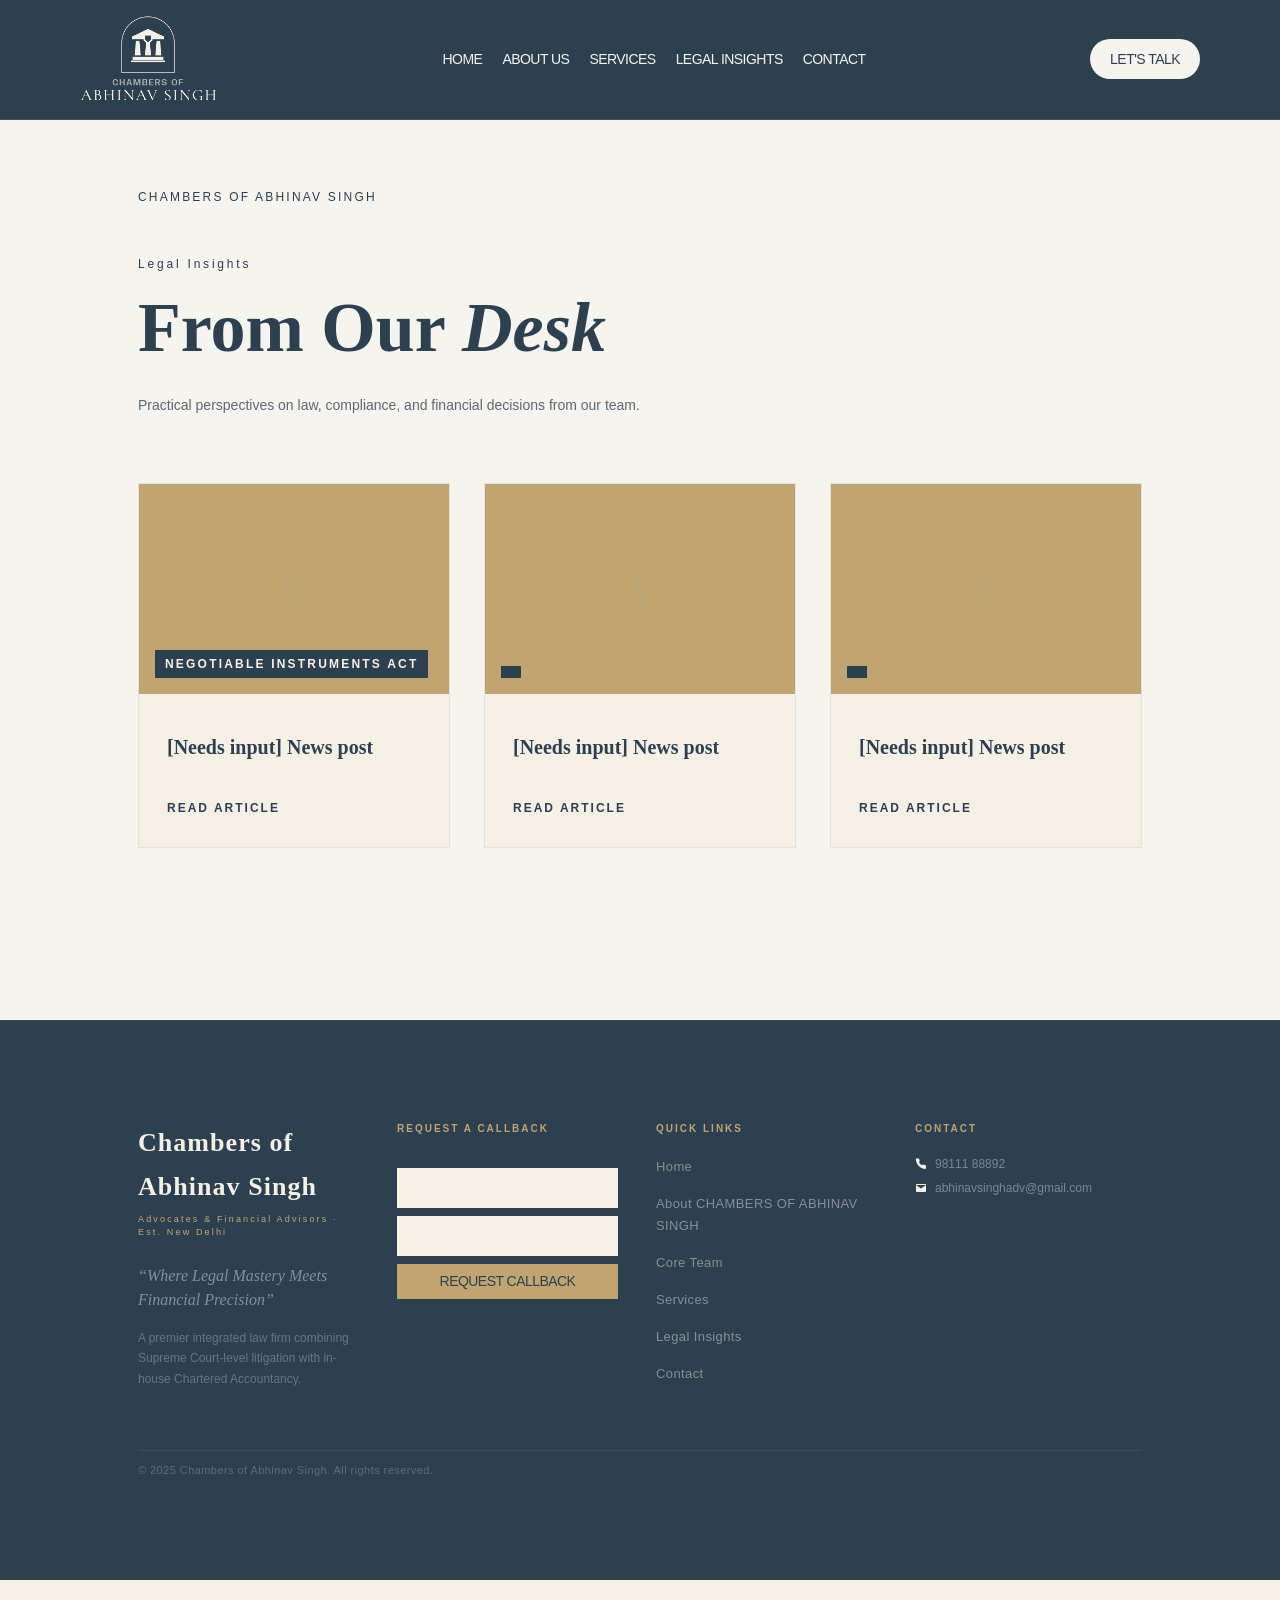
<file: blog/index.html>
<!DOCTYPE html><html lang="en" class="jost_3e36cb27-module__GOVEQa__variable cormorant_garamond_97c65d7c-module__KWVokq__variable h-full"><head><meta charset="utf-8">
<meta http-equiv="Content-Security-Policy" content="default-src &#39;self&#39; data: blob:; script-src &#39;self&#39; &#39;unsafe-inline&#39; &#39;unsafe-eval&#39;; style-src &#39;self&#39; &#39;unsafe-inline&#39;; img-src &#39;self&#39; data: blob:; font-src &#39;self&#39; data:; media-src &#39;self&#39; data: blob:; connect-src &#39;self&#39;; frame-src &#39;self&#39;; worker-src &#39;self&#39; blob:; form-action &#39;self&#39;">


<meta name="viewport" content="width=device-width, initial-scale=1"><link rel="stylesheet" href="../assets/site/_next/static/chunks/3c9st355b9h98.__q189041d8.css" data-precedence="next"><link rel="preload" as="script" fetchpriority="low" href="../assets/site/_next/static/chunks/0iq1i69206cyl.__q189041d8.js"><title>Chambers of Abhinav Singh</title><meta name="description" content="Personal counsel, carefully argued."><link rel="icon" href="data:image/svg+xml,%3Csvg%20xmlns%3D%22http%3A%2F%2Fwww.w3.org%2F2000%2Fsvg%22%20width%3D%22200%22%20height%3D%22200%22%20viewBox%3D%220%200%20200%20200%22%3E%3Cdefs%3E%3Cpath%20id%3D%22scl-monogram-ring%22%20d%3D%22M26%2C100a74%2C74%200%201%2C1%20148%2C0a74%2C74%200%201%2C1%20-148%2C0%22%2F%3E%3C%2Fdefs%3E%3Ccircle%20cx%3D%22100%22%20cy%3D%22100%22%20r%3D%2297%22%20fill%3D%22white%22%20stroke%3D%22%2317243b%22%20stroke-width%3D%223%22%2F%3E%3Ccircle%20cx%3D%22100%22%20cy%3D%22100%22%20r%3D%2258%22%20fill%3D%22none%22%20stroke%3D%22%23c6b296%22%20stroke-width%3D%221.5%22%2F%3E%3Ctext%20font-family%3D%22%26apos%3BDM%20Serif%20Display%26apos%3B%2C%20Georgia%2C%20%26apos%3BTimes%20New%20Roman%26apos%3B%2C%20serif%22%20font-size%3D%2216%22%20letter-spacing%3D%222.88%22%20fill%3D%22%2317243b%22%3E%3CtextPath%20href%3D%22%23scl-monogram-ring%22%20startOffset%3D%2225%25%22%20text-anchor%3D%22middle%22%20dominant-baseline%3D%22middle%22%3ECHAMBERS%20OF%20ABHINAV%20SINGH%3C%2FtextPath%3E%3C%2Ftext%3E%3Ctext%20x%3D%22100%22%20y%3D%22100%22%20text-anchor%3D%22middle%22%20dominant-baseline%3D%22central%22%20font-family%3D%22%26apos%3BDM%20Serif%20Display%26apos%3B%2C%20Georgia%2C%20%26apos%3BTimes%20New%20Roman%26apos%3B%2C%20serif%22%20font-size%3D%2240%22%20font-weight%3D%22600%22%20fill%3D%22%2317243b%22%3ECAS%3C%2Ftext%3E%3C%2Fsvg%3E"><link rel="preload" href="../assets/site/_next/static/chunks/33ex3e_4hazko.__q189041d8.css" as="style"><link rel="stylesheet" href="../brand/brand.css">
<style data-sclf-ua-colours>:where(button,input,select,textarea){color:var(--sar-color-auto-000000, #2d4050)}:where(input,select,textarea){background-color:var(--sar-color-auto-ffffff, #f5f0e6)}</style><style data-sclf-logo-fit>img[data-sclf-logo]{object-fit:contain!important;max-height:100%!important}</style></head><body class="min-h-full flex flex-col bg-white"><div hidden=""></div><div class="min-h-screen bg-[#f8f3eb] text-[#1a1a1a]"><header class="sticky top-0 z-50 border-b border-white/10 bg-[#6b1f2a]" data-sar-section="blog/s01-navigation" data-sar-type="navigation"><div class="mx-auto flex w-full max-w-[1570px] items-center justify-between px-5 py-4 sm:px-8 md:px-12 lg:px-20"><a class="inline-flex items-center" href="../index.html"><button type="button" class="inline-flex cursor-pointer items-center gap-2.5 transition-opacity duration-200 hover:opacity-80" aria-label="Go to home"><span class="chambers-logo"><svg width="0" height="0" aria-hidden="true" focusable="false" style="position:absolute"><defs><filter id="chambers-logo-ink" color-interpolation-filters="sRGB"><feColorMatrix type="matrix" values="0 0 0 0 .96  0 0 0 0 .94  0 0 0 0 .9  -.336 -1.13 -.114 0 1.48"></feColorMatrix></filter></defs></svg><img src="../assets/chambers/chambers-logo.jpg" width="1188" height="750" alt="Chambers of Abhinav Singh"></span></button></a><nav class="hidden items-center gap-5 md:flex"><a class="font-jost text-sm font-normal uppercase tracking-[-0.54px] text-[#f9f5ea] transition-opacity duration-200 hover:opacity-80" href="../index.html">Home</a><a class="font-jost text-sm font-normal uppercase tracking-[-0.54px] text-[#f9f5ea] transition-opacity duration-200 hover:opacity-80" href="../index.html#about-us">About Us</a><a class="font-jost text-sm font-normal uppercase tracking-[-0.54px] text-[#f9f5ea] transition-opacity duration-200 hover:opacity-80" href="../index.html#services">Services</a><a class="font-jost text-sm font-normal uppercase tracking-[-0.54px] text-[#f9f5ea] transition-opacity duration-200 hover:opacity-80" href="../blog/index.html">Legal Insights</a><a class="font-jost text-sm font-normal uppercase tracking-[-0.54px] text-[#f9f5ea] transition-opacity duration-200 hover:opacity-80" href="../index.html#contact">Contact</a></nav><a class="rounded-full bg-[#f9f5ea] px-5 py-2.5 font-jost text-sm font-normal uppercase tracking-[-0.54px] text-[#1a1a1a] transition-all duration-200 hover:bg-white" href="../index.html#contact">Let&#39;s talk</a></div></header>
<div class="w-full" data-sar-section="blog/s02-hero" data-sar-type="hero"><main class="min-h-screen bg-[#f8f3eb] px-5 py-16 sm:px-8 md:px-16 lg:px-[138px]"><div class="mx-auto flex w-full max-w-[1280px] flex-col gap-12 md:gap-16"><header class="max-w-[720px]"><a class="font-jost text-xs uppercase tracking-[2.2px] text-[#6b1f2a] transition-colors hover:text-[#b8935a]" href="../index.html">Chambers of Abhinav Singh</a><p class="mt-12 font-jost text-xs tracking-[2.8px] text-[#b8935a]">Legal Insights</p><h1 class="mt-3 font-cormorant text-[48px] font-semibold leading-tight text-[#1a1a1a] md:text-[70px]">From Our <span class="italic text-[#6b1f2a]">Desk</span></h1><p class="mt-5 max-w-[620px] font-jost text-sm font-light leading-7 text-[#777]">Practical perspectives on law, compliance, and financial decisions from our team.</p></header><div class="grid grid-cols-1 gap-6 sm:grid-cols-2 lg:grid-cols-3 md:gap-[34px]"><article class="group overflow-hidden border border-black/[0.07] bg-white transition-shadow duration-300 hover:shadow-xl"><a class="block" href="../blog/the-security-cheque-trap/index.html"><div class="relative h-[210px] overflow-hidden"><img alt="" loading="lazy" decoding="async" data-nimg="fill" class="blog-img-zoom object-cover" style="position:absolute;height:100%;width:100%;left:0;top:0;right:0;bottom:0;color:transparent" sizes="100vw" src="data:image/svg+xml,%3Csvg%20xmlns%3D%22http%3A%2F%2Fwww.w3.org%2F2000%2Fsvg%22%20viewBox%3D%220%200%2016%209%22%3E%3Crect%20width%3D%2216%22%20height%3D%229%22%20fill%3D%22%23c0a571%22%2F%3E%3C%2Fsvg%3E"><span class="absolute left-1/2 top-1/2 -translate-x-1/2 -translate-y-1/2 font-cormorant text-[48px] font-light text-[rgba(184,147,90,0.2)]">§</span><span class="absolute bottom-4 left-4 bg-[#6b1f2a] px-2.5 py-1.5 font-jost text-xs font-semibold uppercase tracking-[2.2px] text-white">Negotiable Instruments Act</span></div><div class="p-6 md:p-7"><p class="font-jost text-xs font-semibold uppercase tracking-[2.2px] text-[#aaa]"></p><h2 class="mt-3 font-cormorant text-xl font-semibold leading-[26px] text-[#1a1a1a] transition-colors duration-200 group-hover:text-[#6b1f2a]">[Needs input] News post</h2><p class="mt-4 font-jost text-[13px] font-light leading-[22.75px] text-[#777]"></p><span class="mt-6 inline-block font-jost text-xs font-semibold uppercase tracking-[2px] text-[#b8935a]">Read article</span></div></a></article><article class="group overflow-hidden border border-black/[0.07] bg-white transition-shadow duration-300 hover:shadow-xl"><a class="block" href="../blog/the-stop-payment-myth/index.html"><div class="relative h-[210px] overflow-hidden"><img alt="" loading="lazy" decoding="async" data-nimg="fill" class="blog-img-zoom object-cover" style="position:absolute;height:100%;width:100%;left:0;top:0;right:0;bottom:0;color:transparent" sizes="100vw" src="data:image/svg+xml,%3Csvg%20xmlns%3D%22http%3A%2F%2Fwww.w3.org%2F2000%2Fsvg%22%20viewBox%3D%220%200%2016%209%22%3E%3Crect%20width%3D%2216%22%20height%3D%229%22%20fill%3D%22%23c0a571%22%2F%3E%3C%2Fsvg%3E"><span class="absolute left-1/2 top-1/2 -translate-x-1/2 -translate-y-1/2 font-cormorant text-[48px] font-light text-[rgba(184,147,90,0.2)]">§</span><span class="absolute bottom-4 left-4 bg-[#6b1f2a] px-2.5 py-1.5 font-jost text-xs font-semibold uppercase tracking-[2.2px] text-white"></span></div><div class="p-6 md:p-7"><p class="font-jost text-xs font-semibold uppercase tracking-[2.2px] text-[#aaa]"></p><h2 class="mt-3 font-cormorant text-xl font-semibold leading-[26px] text-[#1a1a1a] transition-colors duration-200 group-hover:text-[#6b1f2a]">[Needs input] News post</h2><p class="mt-4 font-jost text-[13px] font-light leading-[22.75px] text-[#777]"></p><span class="mt-6 inline-block font-jost text-xs font-semibold uppercase tracking-[2px] text-[#b8935a]">Read article</span></div></a></article><article class="group overflow-hidden border border-black/[0.07] bg-white transition-shadow duration-300 hover:shadow-xl"><a class="block" href="../blog/the-jurisdiction-carousel/index.html"><div class="relative h-[210px] overflow-hidden"><img alt="" loading="lazy" decoding="async" data-nimg="fill" class="blog-img-zoom object-cover" style="position:absolute;height:100%;width:100%;left:0;top:0;right:0;bottom:0;color:transparent" sizes="100vw" src="data:image/svg+xml,%3Csvg%20xmlns%3D%22http%3A%2F%2Fwww.w3.org%2F2000%2Fsvg%22%20viewBox%3D%220%200%2016%209%22%3E%3Crect%20width%3D%2216%22%20height%3D%229%22%20fill%3D%22%23c0a571%22%2F%3E%3C%2Fsvg%3E"><span class="absolute left-1/2 top-1/2 -translate-x-1/2 -translate-y-1/2 font-cormorant text-[48px] font-light text-[rgba(184,147,90,0.2)]">§</span><span class="absolute bottom-4 left-4 bg-[#6b1f2a] px-2.5 py-1.5 font-jost text-xs font-semibold uppercase tracking-[2.2px] text-white"></span></div><div class="p-6 md:p-7"><p class="font-jost text-xs font-semibold uppercase tracking-[2.2px] text-[#aaa]"></p><h2 class="mt-3 font-cormorant text-xl font-semibold leading-[26px] text-[#1a1a1a] transition-colors duration-200 group-hover:text-[#6b1f2a]">[Needs input] News post</h2><p class="mt-4 font-jost text-[13px] font-light leading-[22.75px] text-[#777]"></p><span class="mt-6 inline-block font-jost text-xs font-semibold uppercase tracking-[2px] text-[#b8935a]">Read article</span></div></a></article></div></div></main></div>
<footer class="relative flex w-full flex-col border-t border-white/[0.06] bg-[#111] px-5 sm:px-8 md:px-16 lg:px-[138px] py-14 md:py-[100px] mx-auto overflow-hidden" data-sar-section="blog/s03-footer" data-sar-type="footer"><div class="flex w-full flex-col gap-10 md:gap-[61px]"><div class="grid grid-cols-1 sm:grid-cols-2 lg:grid-cols-4 gap-10 md:gap-8"><div data-reveal="true" class="sm:col-span-2 lg:col-span-1 max-w-[318px]" style="translate: none; rotate: none; scale: none; transform: translate(0px, 0px); opacity: 1;"><p class="font-cormorant text-[22px] md:text-[26px] font-semibold leading-[44.2px] tracking-[1.04px] text-white">Chambers of Abhinav Singh</p><p class="mt-1 font-jost text-[9px] tracking-[2.16px] text-[#b8935a]">Advocates &amp; Financial Advisors · Est. New Delhi</p><p class="mt-6 font-cormorant text-base italic leading-6 text-white/45">“Where Legal Mastery Meets Financial Precision”</p><p class="mt-4 font-jost text-xs font-light leading-[20.4px] text-white/30">A premier integrated law firm combining Supreme Court-level litigation with in-house Chartered Accountancy.</p></div><div data-reveal="true" class="w-full lg:w-[221px]" style="translate: none; rotate: none; scale: none; transform: translate(0px, 0px); opacity: 1;"><p class="font-jost text-[10px] font-semibold uppercase tracking-[2px] text-[#b8935a]">Request a Callback</p><input type="text" placeholder="Your Name" class="input-gold mt-6 md:mt-8 block h-10 w-full border border-white/10 bg-white/[0.05] px-3.5 font-jost text-xs text-white placeholder:text-white/25"><input type="tel" placeholder="Mobile Number" class="input-gold mt-2 block h-10 w-full border border-white/10 bg-white/[0.05] px-3.5 font-jost text-xs text-white placeholder:text-white/25"><button type="button" class="cursor-pointer mt-2 h-[35px] w-full bg-[#b8935a] font-jost text-sm uppercase tracking-[-0.54px] text-[#1a1a1a] transition-all duration-200 hover:bg-[#c9a46b] hover:shadow-md active:scale-[0.98]">Request Callback</button></div><div data-reveal="true" style="translate: none; rotate: none; scale: none; transform: translate(0px, 0px); opacity: 1;"><p class="font-jost text-[10px] font-semibold uppercase tracking-[2px] text-[#b8935a]">Quick Links</p><ul class="mt-5 space-y-[15px] font-jost text-[13px] font-light leading-[22.1px] tracking-[0.39px] text-white/45"><li><a class="transition-colors duration-200 hover:text-white/70" href="#">Home</a></li><li><a class="transition-colors duration-200 hover:text-white/70" href="#about-us">About CHAMBERS OF ABHINAV SINGH</a></li><li><a class="transition-colors duration-200 hover:text-white/70" href="#team">Core Team</a></li><li><a class="transition-colors duration-200 hover:text-white/70" href="#services">Services</a></li><li><a class="transition-colors duration-200 hover:text-white/70" href="#blogs">Legal Insights</a></li><li><a class="transition-colors duration-200 hover:text-white/70" href="#contact">Contact</a></li></ul></div><div data-reveal="true" style="translate: none; rotate: none; scale: none; transform: translate(0px, 0px); opacity: 1;"><p class="font-jost text-[10px] font-semibold uppercase tracking-[2px] text-[#b8935a]">Contact</p><div class="mt-5 space-y-6"><div><p class="font-jost text-[11px] tracking-[1.1px] text-white/55"></p><p class="font-jost text-xs font-light leading-[20.4px] text-white/40"></p><div class="mt-2 flex items-center gap-2"><img alt="" loading="lazy" width="12" height="12" decoding="async" data-nimg="1" style="color:transparent" src="../assets/site/images/footer-phone.__q189041d8.svg"><a href="tel:+919811188892" class="font-jost text-xs font-light text-white/40 transition-colors hover:text-white/60">98111 88892</a></div><div class="mt-2 flex items-center gap-2"><img alt="" loading="lazy" width="12" height="12" decoding="async" data-nimg="1" style="color:transparent" src="../assets/site/images/footer-email.__q189041d8.svg"><a href="mailto:abhinavsinghadv@gmail.com" class="font-jost text-xs font-light text-white/40 break-all transition-colors hover:text-white/60">abhinavsinghadv@gmail.com</a></div></div></div></div></div><div data-reveal="true" class="border-t border-white/[0.07] pt-2.5" style="translate: none; rotate: none; scale: none; transform: translate(0px, 0px); opacity: 1;"><div class="flex flex-col sm:flex-row items-start sm:items-center justify-between gap-2 font-jost text-[11px] font-light leading-[18.7px]"><p class="tracking-[0.44px] text-white/25">© 2025 Chambers of Abhinav Singh. All rights reserved.</p><p class="text-white/20"></p></div></div></div></footer>
</div><next-route-announcer style="position: absolute;"></next-route-announcer><aside data-sclf-disclaimer style="padding:16px 24px;font-size:12px;line-height:1.5;color:var(--sar-color-auto-000000, #2d4050);background-color:var(--sar-color-auto-ffffff, #f5f0e6)">This article is for general information only and is not legal advice. It is not advertising or solicitation of work, and reading it does not create an advocate–client relationship.</aside></body></html>
</file>
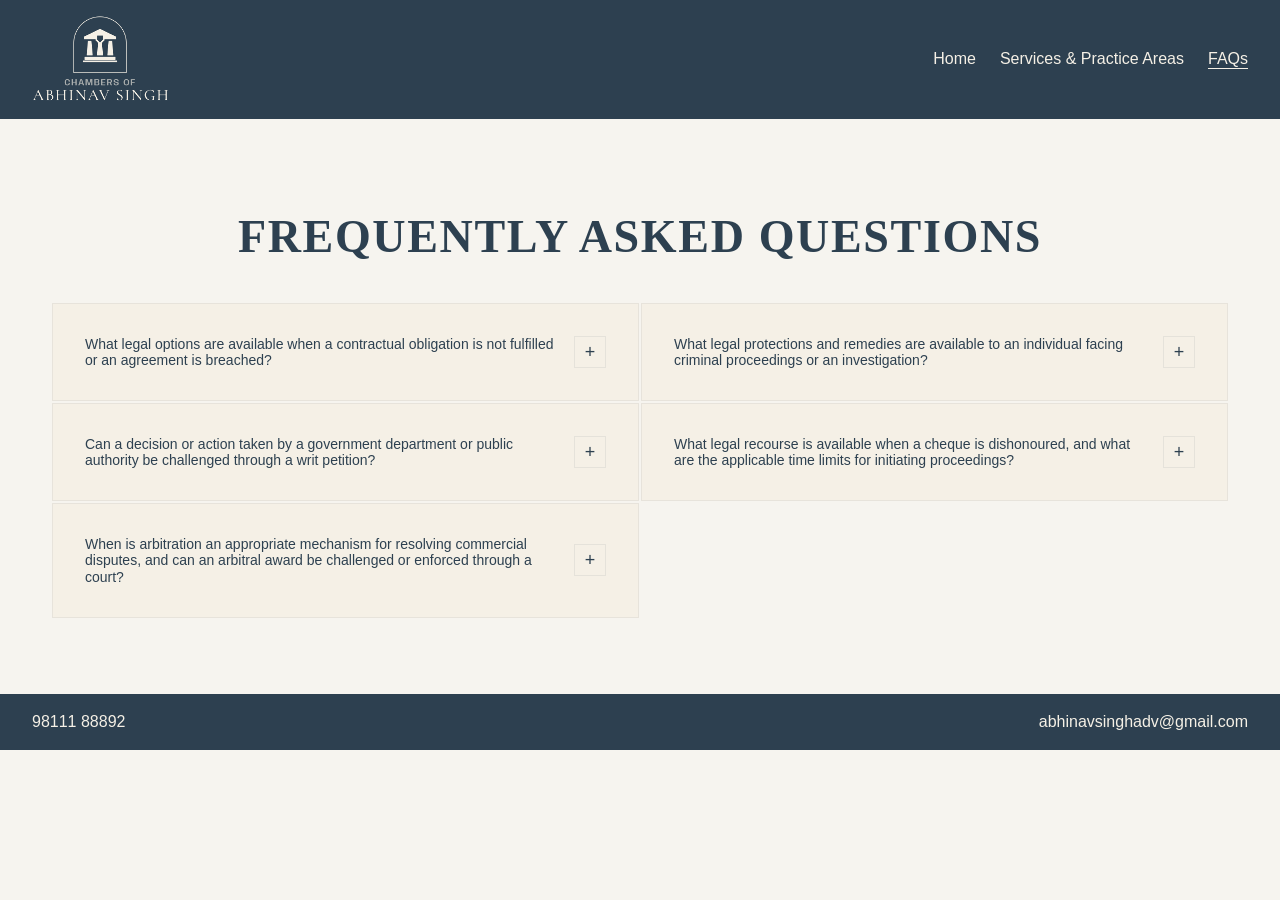
<file: faqs/index.html>
<!DOCTYPE html><html lang="en" class="jost_3e36cb27-module__GOVEQa__variable cormorant_garamond_97c65d7c-module__KWVokq__variable h-full"><head><meta charset="utf-8">
<meta http-equiv="Content-Security-Policy" content="default-src &#39;self&#39; data: blob:; script-src &#39;self&#39; &#39;unsafe-inline&#39; &#39;unsafe-eval&#39;; style-src &#39;self&#39; &#39;unsafe-inline&#39;; img-src &#39;self&#39; data: blob:; font-src &#39;self&#39; data:; media-src &#39;self&#39; data: blob:; connect-src &#39;self&#39;; frame-src &#39;self&#39;; worker-src &#39;self&#39; blob:; form-action &#39;self&#39;">


<meta name="viewport" content="width=device-width, initial-scale=1"><link rel="stylesheet" href="../assets/site/_next/static/chunks/3c9st355b9h98.__q189041d8.css" data-precedence="next"><link rel="preload" as="script" fetchpriority="low" href="../assets/site/_next/static/chunks/0iq1i69206cyl.__q189041d8.js"><title>Frequently Asked Questions | Chambers of Abhinav Singh</title><meta name="description" content="Personal counsel, carefully argued."><link rel="icon" href="data:image/svg+xml,%3Csvg%20xmlns%3D%22http%3A%2F%2Fwww.w3.org%2F2000%2Fsvg%22%20width%3D%22200%22%20height%3D%22200%22%20viewBox%3D%220%200%20200%20200%22%3E%3Cdefs%3E%3Cpath%20id%3D%22scl-monogram-ring%22%20d%3D%22M26%2C100a74%2C74%200%201%2C1%20148%2C0a74%2C74%200%201%2C1%20-148%2C0%22%2F%3E%3C%2Fdefs%3E%3Ccircle%20cx%3D%22100%22%20cy%3D%22100%22%20r%3D%2297%22%20fill%3D%22white%22%20stroke%3D%22%2317243b%22%20stroke-width%3D%223%22%2F%3E%3Ccircle%20cx%3D%22100%22%20cy%3D%22100%22%20r%3D%2258%22%20fill%3D%22none%22%20stroke%3D%22%23c6b296%22%20stroke-width%3D%221.5%22%2F%3E%3Ctext%20font-family%3D%22%26apos%3BDM%20Serif%20Display%26apos%3B%2C%20Georgia%2C%20%26apos%3BTimes%20New%20Roman%26apos%3B%2C%20serif%22%20font-size%3D%2216%22%20letter-spacing%3D%222.88%22%20fill%3D%22%2317243b%22%3E%3CtextPath%20href%3D%22%23scl-monogram-ring%22%20startOffset%3D%2225%25%22%20text-anchor%3D%22middle%22%20dominant-baseline%3D%22middle%22%3ECHAMBERS%20OF%20ABHINAV%20SINGH%3C%2FtextPath%3E%3C%2Ftext%3E%3Ctext%20x%3D%22100%22%20y%3D%22100%22%20text-anchor%3D%22middle%22%20dominant-baseline%3D%22central%22%20font-family%3D%22%26apos%3BDM%20Serif%20Display%26apos%3B%2C%20Georgia%2C%20%26apos%3BTimes%20New%20Roman%26apos%3B%2C%20serif%22%20font-size%3D%2240%22%20font-weight%3D%22600%22%20fill%3D%22%2317243b%22%3ECAS%3C%2Ftext%3E%3C%2Fsvg%3E"><link rel="preload" href="../assets/site/_next/static/chunks/33ex3e_4hazko.__q189041d8.css" as="style"><link rel="stylesheet" href="../brand/brand.css">
<style data-sclf-ua-colours>:where(button,input,select,textarea){color:var(--sar-color-auto-000000, #2d4050)}:where(input,select,textarea){background-color:var(--sar-color-auto-ffffff, #f5f0e6)}</style><style data-sclf-logo-fit>img[data-sclf-logo]{object-fit:contain!important;max-height:100%!important}</style></head>
<body class="chambers-detail-page">
<header class="chambers-detail-header">
  <a href="../" aria-label="Chambers of Abhinav Singh home">
    <span class="chambers-logo"><svg width="0" height="0" aria-hidden="true" focusable="false" style="position:absolute"><defs><filter id="chambers-logo-ink" color-interpolation-filters="sRGB"><feColorMatrix type="matrix" values="0 0 0 0 .96  0 0 0 0 .94  0 0 0 0 .9  -.336 -1.13 -.114 0 1.48"></feColorMatrix></filter></defs></svg><img src="../assets/chambers/chambers-logo.jpg" width="1188" height="750" alt="Chambers of Abhinav Singh"></span>
  </a>
  <nav aria-label="Main navigation">
    <a href="../">Home</a>
    <a href="../practice-areas/">Services &amp; Practice Areas</a>
    <a href="../faqs/" aria-current="page">FAQs</a>
  </nav>
</header>
<main class="chambers-detail-main">
  <div class="flex flex-col gap-8 md:gap-10"><div class="text-center"><h1 data-reveal="true" class="mt-4 font-cormorant text-[30px] md:text-[38px] font-semibold leading-tight text-[#1a1a1a]" style="translate: none; rotate: none; scale: none; transform: translate(0px, 0px); opacity: 1;">Frequently Asked Questions</h1></div><div class="grid grid-cols-1 sm:grid-cols-2 items-stretch gap-0.5"><details class="chambers-disclosure chambers-faq border border-black/[0.07] bg-white"><summary class="chambers-disclosure-summary p-6 md:p-8"><span class="font-jost text-sm font-medium leading-[16.1px] text-[#1a1a1a]">What legal options are available when a contractual obligation is not fulfilled or an agreement is breached?</span><span class="chambers-disclosure-icon" aria-hidden="true"></span></summary><p class="font-jost text-[13px] font-light leading-[22.75px] text-[#666] px-6 md:px-8 pb-6 md:pb-8"><a class="underline" href="../practice-areas/">See Commercial Litigation &amp; Recovery in Services &amp; Practice Areas</a>.</p></details><details class="chambers-disclosure chambers-faq border border-black/[0.07] bg-white"><summary class="chambers-disclosure-summary p-6 md:p-8"><span class="font-jost text-sm font-medium leading-[16.1px] text-[#1a1a1a]">What legal protections and remedies are available to an individual facing criminal proceedings or an investigation?</span><span class="chambers-disclosure-icon" aria-hidden="true"></span></summary><p class="font-jost text-[13px] font-light leading-[22.75px] text-[#666] px-6 md:px-8 pb-6 md:pb-8"><a class="underline" href="../practice-areas/">See Criminal Litigation in Services &amp; Practice Areas</a>.</p></details><details class="chambers-disclosure chambers-faq border border-black/[0.07] bg-white"><summary class="chambers-disclosure-summary p-6 md:p-8"><span class="font-jost text-sm font-medium leading-[16.1px] text-[#1a1a1a]">Can a decision or action taken by a government department or public authority be challenged through a writ petition?</span><span class="chambers-disclosure-icon" aria-hidden="true"></span></summary><p class="font-jost text-[13px] font-light leading-[22.75px] text-[#666] px-6 md:px-8 pb-6 md:pb-8"><a class="underline" href="../practice-areas/">See Constitutional Law &amp; Writ Petitions in Services &amp; Practice Areas</a>.</p></details><details class="chambers-disclosure chambers-faq border border-black/[0.07] bg-white"><summary class="chambers-disclosure-summary p-6 md:p-8"><span class="font-jost text-sm font-medium leading-[16.1px] text-[#1a1a1a]">What legal recourse is available when a cheque is dishonoured, and what are the applicable time limits for initiating proceedings?</span><span class="chambers-disclosure-icon" aria-hidden="true"></span></summary><p class="font-jost text-[13px] font-light leading-[22.75px] text-[#666] px-6 md:px-8 pb-6 md:pb-8"><a class="underline" href="../practice-areas/">See Commercial Litigation &amp; Recovery in Services &amp; Practice Areas</a>.</p></details><details class="chambers-disclosure chambers-faq border border-black/[0.07] bg-white"><summary class="chambers-disclosure-summary p-6 md:p-8"><span class="font-jost text-sm font-medium leading-[16.1px] text-[#1a1a1a]">When is arbitration an appropriate mechanism for resolving commercial disputes, and can an arbitral award be challenged or enforced through a court?</span><span class="chambers-disclosure-icon" aria-hidden="true"></span></summary><p class="font-jost text-[13px] font-light leading-[22.75px] text-[#666] px-6 md:px-8 pb-6 md:pb-8"><a class="underline" href="../practice-areas/">See Arbitration &amp; Dispute Resolution in Services &amp; Practice Areas</a>.</p></details></div></div>
</main>
<footer class="chambers-detail-header" aria-label="Contact"><a href="tel:+919811188892">98111 88892</a><a href="mailto:abhinavsinghadv@gmail.com">abhinavsinghadv@gmail.com</a></footer>
</body></html>
</file>
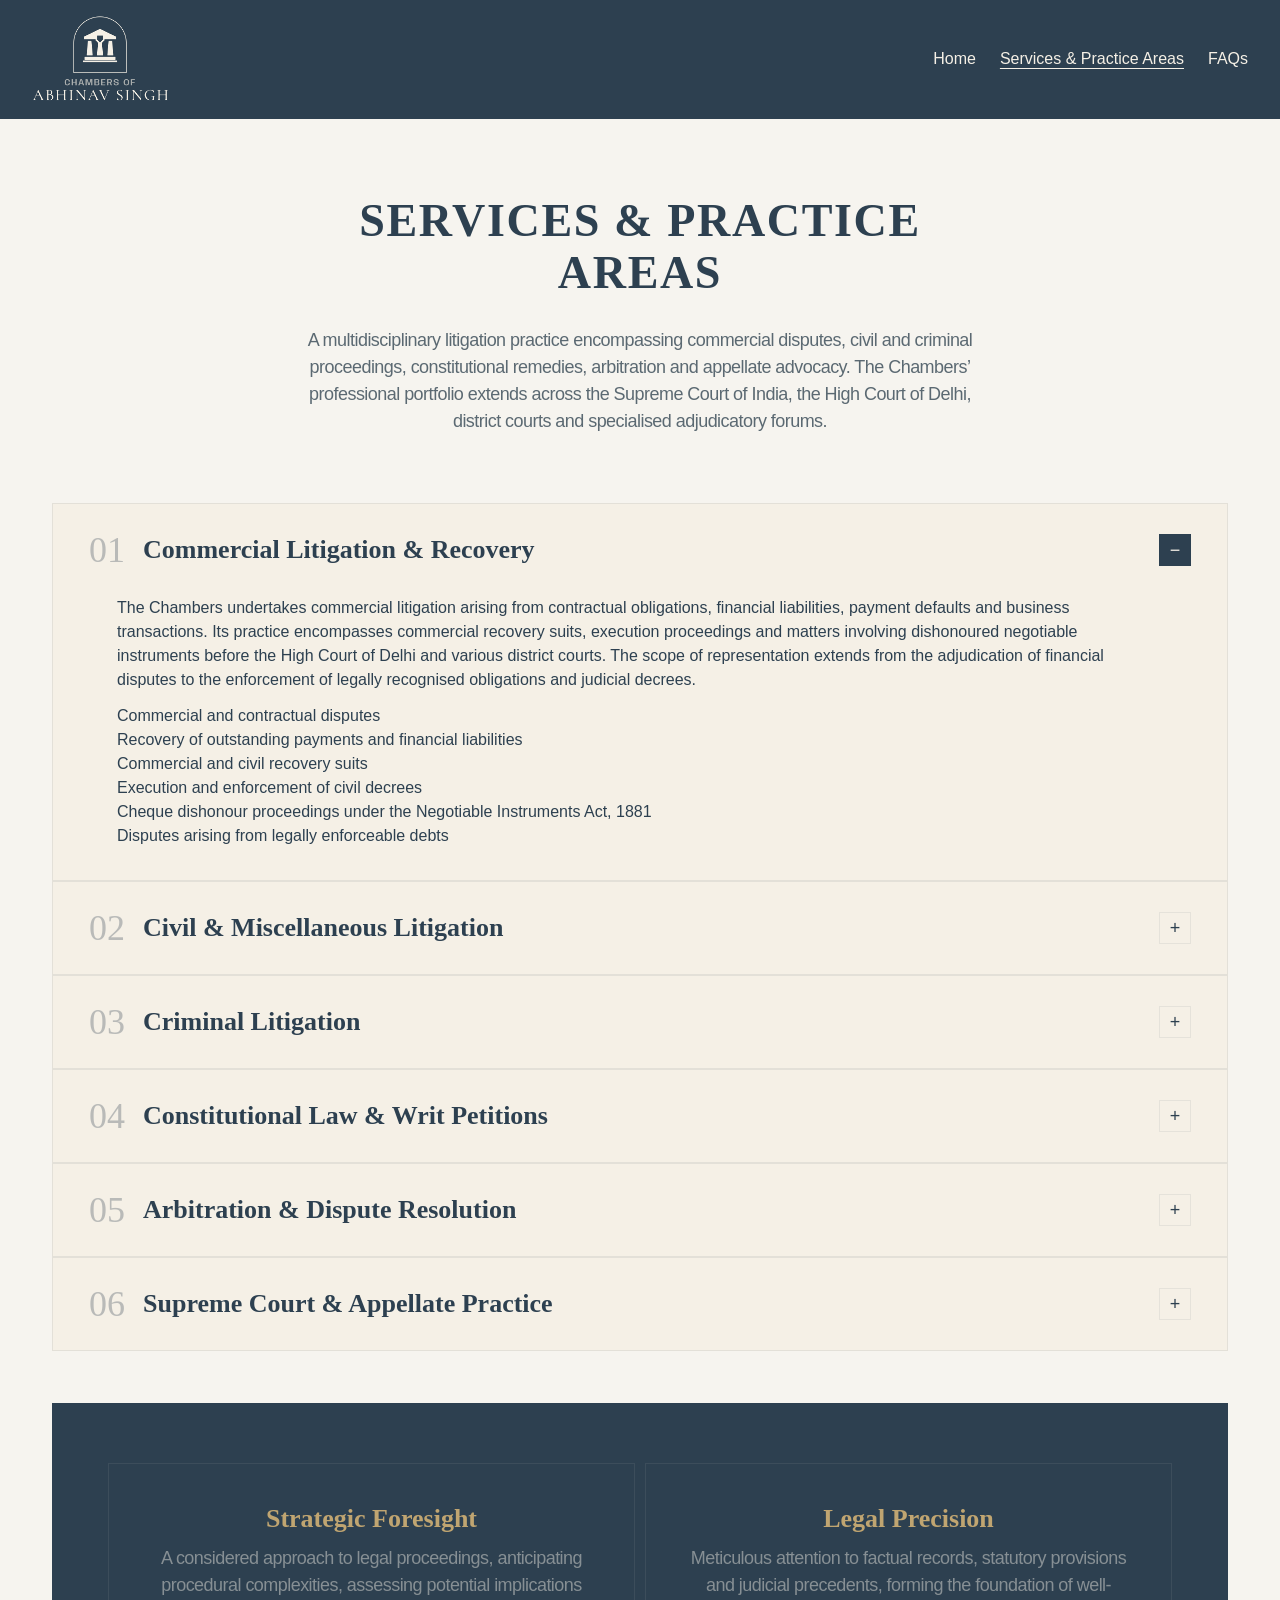
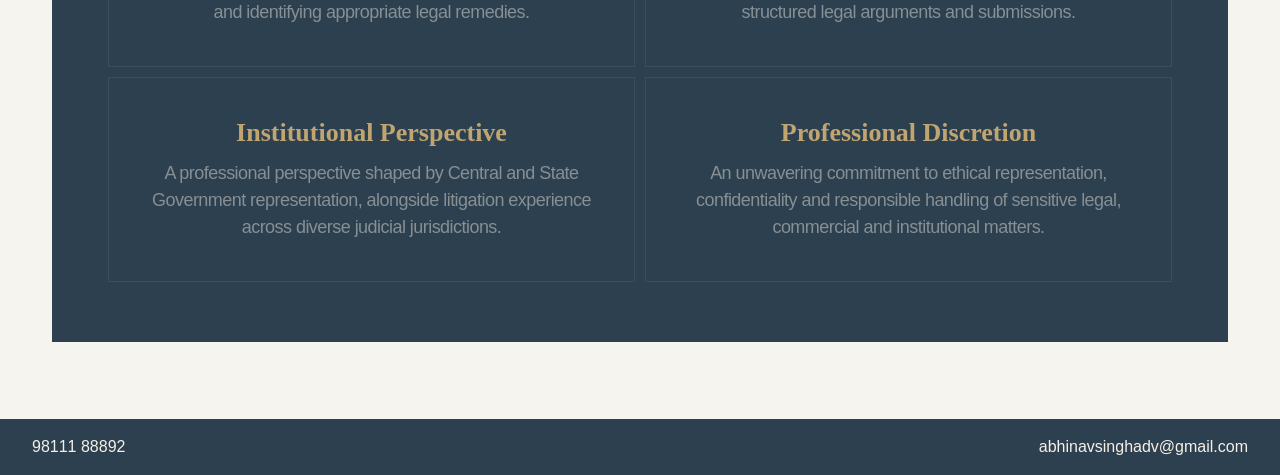
<file: practice-areas/index.html>
<!DOCTYPE html><html lang="en" class="jost_3e36cb27-module__GOVEQa__variable cormorant_garamond_97c65d7c-module__KWVokq__variable h-full"><head><meta charset="utf-8">
<meta http-equiv="Content-Security-Policy" content="default-src &#39;self&#39; data: blob:; script-src &#39;self&#39; &#39;unsafe-inline&#39; &#39;unsafe-eval&#39;; style-src &#39;self&#39; &#39;unsafe-inline&#39;; img-src &#39;self&#39; data: blob:; font-src &#39;self&#39; data:; media-src &#39;self&#39; data: blob:; connect-src &#39;self&#39;; frame-src &#39;self&#39;; worker-src &#39;self&#39; blob:; form-action &#39;self&#39;">


<meta name="viewport" content="width=device-width, initial-scale=1"><link rel="stylesheet" href="../assets/site/_next/static/chunks/3c9st355b9h98.__q189041d8.css" data-precedence="next"><link rel="preload" as="script" fetchpriority="low" href="../assets/site/_next/static/chunks/0iq1i69206cyl.__q189041d8.js"><title>Services &amp; Practice Areas | Chambers of Abhinav Singh</title><meta name="description" content="Personal counsel, carefully argued."><link rel="icon" href="data:image/svg+xml,%3Csvg%20xmlns%3D%22http%3A%2F%2Fwww.w3.org%2F2000%2Fsvg%22%20width%3D%22200%22%20height%3D%22200%22%20viewBox%3D%220%200%20200%20200%22%3E%3Cdefs%3E%3Cpath%20id%3D%22scl-monogram-ring%22%20d%3D%22M26%2C100a74%2C74%200%201%2C1%20148%2C0a74%2C74%200%201%2C1%20-148%2C0%22%2F%3E%3C%2Fdefs%3E%3Ccircle%20cx%3D%22100%22%20cy%3D%22100%22%20r%3D%2297%22%20fill%3D%22white%22%20stroke%3D%22%2317243b%22%20stroke-width%3D%223%22%2F%3E%3Ccircle%20cx%3D%22100%22%20cy%3D%22100%22%20r%3D%2258%22%20fill%3D%22none%22%20stroke%3D%22%23c6b296%22%20stroke-width%3D%221.5%22%2F%3E%3Ctext%20font-family%3D%22%26apos%3BDM%20Serif%20Display%26apos%3B%2C%20Georgia%2C%20%26apos%3BTimes%20New%20Roman%26apos%3B%2C%20serif%22%20font-size%3D%2216%22%20letter-spacing%3D%222.88%22%20fill%3D%22%2317243b%22%3E%3CtextPath%20href%3D%22%23scl-monogram-ring%22%20startOffset%3D%2225%25%22%20text-anchor%3D%22middle%22%20dominant-baseline%3D%22middle%22%3ECHAMBERS%20OF%20ABHINAV%20SINGH%3C%2FtextPath%3E%3C%2Ftext%3E%3Ctext%20x%3D%22100%22%20y%3D%22100%22%20text-anchor%3D%22middle%22%20dominant-baseline%3D%22central%22%20font-family%3D%22%26apos%3BDM%20Serif%20Display%26apos%3B%2C%20Georgia%2C%20%26apos%3BTimes%20New%20Roman%26apos%3B%2C%20serif%22%20font-size%3D%2240%22%20font-weight%3D%22600%22%20fill%3D%22%2317243b%22%3ECAS%3C%2Ftext%3E%3C%2Fsvg%3E"><link rel="preload" href="../assets/site/_next/static/chunks/33ex3e_4hazko.__q189041d8.css" as="style"><link rel="stylesheet" href="../brand/brand.css">
<style data-sclf-ua-colours>:where(button,input,select,textarea){color:var(--sar-color-auto-000000, #2d4050)}:where(input,select,textarea){background-color:var(--sar-color-auto-ffffff, #f5f0e6)}</style><style data-sclf-logo-fit>img[data-sclf-logo]{object-fit:contain!important;max-height:100%!important}</style></head>
<body class="chambers-detail-page">
<header class="chambers-detail-header">
  <a href="../" aria-label="Chambers of Abhinav Singh home">
    <span class="chambers-logo"><svg width="0" height="0" aria-hidden="true" focusable="false" style="position:absolute"><defs><filter id="chambers-logo-ink" color-interpolation-filters="sRGB"><feColorMatrix type="matrix" values="0 0 0 0 .96  0 0 0 0 .94  0 0 0 0 .9  -.336 -1.13 -.114 0 1.48"></feColorMatrix></filter></defs></svg><img src="../assets/chambers/chambers-logo.jpg" width="1188" height="750" alt="Chambers of Abhinav Singh"></span>
  </a>
  <nav aria-label="Main navigation">
    <a href="../">Home</a>
    <a href="../practice-areas/" aria-current="page">Services &amp; Practice Areas</a>
    <a href="../faqs/">FAQs</a>
  </nav>
</header>
<main class="chambers-detail-main">
  <div class="flex w-full flex-col gap-16 md:gap-[88px]"><div class="flex flex-col items-center gap-10 md:gap-[68px]"><div class="flex w-full max-w-[680px] flex-col items-center gap-4 text-center"><h1 data-reveal="true" class="font-cormorant text-[36px] md:text-[50px] font-semibold leading-tight text-[#1a1a1a]" style="translate: none; rotate: none; scale: none; transform: translate(0px, 0px); opacity: 1;">Services &amp; Practice Areas</h1><p data-reveal="true" class="font-jost text-base md:text-lg font-light leading-[27px] tracking-[-0.54px] text-[#666]" style="translate: none; rotate: none; scale: none; transform: translate(0px, 0px); opacity: 1;">A multidisciplinary litigation practice encompassing commercial disputes, civil and criminal proceedings, constitutional remedies, arbitration and appellate advocacy. The Chambers’ professional portfolio extends across the Supreme Court of India, the High Court of Delhi, district courts and specialised adjudicatory forums.</p></div><div class="flex w-full flex-col gap-10 md:gap-[52px]"><div class="flex w-full flex-col"><details class="chambers-disclosure border border-black/[0.09] bg-white overflow-hidden" open><summary class="chambers-disclosure-summary px-4 sm:px-9 py-5 md:py-7"><div class="flex items-center gap-3 md:gap-[18px]"><span class="font-cormorant text-[28px] md:text-[36px] font-light leading-9 text-[rgba(107,31,42,0.3)]">01</span><span class="font-cormorant text-[18px] sm:text-[22px] md:text-[26px] font-semibold leading-[29.9px] text-[#1a1a1a] text-left">Commercial Litigation &amp; Recovery</span></div><span class="chambers-disclosure-icon" aria-hidden="true"></span></summary><div class="chambers-accordion-description"><p>The Chambers undertakes commercial litigation arising from contractual obligations, financial liabilities, payment defaults and business transactions. Its practice encompasses commercial recovery suits, execution proceedings and matters involving dishonoured negotiable instruments before the High Court of Delhi and various district courts. The scope of representation extends from the adjudication of financial disputes to the enforcement of legally recognised obligations and judicial decrees.</p><ul class="mt-3 list-disc pl-5"><li>Commercial and contractual disputes</li><li>Recovery of outstanding payments and financial liabilities</li><li>Commercial and civil recovery suits</li><li>Execution and enforcement of civil decrees</li><li>Cheque dishonour proceedings under the Negotiable Instruments Act, 1881</li><li>Disputes arising from legally enforceable debts</li></ul></div></details>
<details class="chambers-disclosure border border-black/[0.09] bg-white overflow-hidden"><summary class="chambers-disclosure-summary px-4 sm:px-9 py-5 md:py-7"><div class="flex items-center gap-3 md:gap-[18px]"><span class="font-cormorant text-[28px] md:text-[36px] font-light leading-9 text-[rgba(107,31,42,0.3)]">02</span><span class="font-cormorant text-[18px] sm:text-[22px] md:text-[26px] font-semibold leading-[29.9px] text-[#1a1a1a] text-left">Civil &amp; Miscellaneous Litigation</span></div><span class="chambers-disclosure-icon" aria-hidden="true"></span></summary><div class="chambers-accordion-description"><p>The Chambers maintains a diverse civil litigation practice encompassing disputes concerning individual rights, civil obligations and enforceable legal interests. Its professional portfolio includes civil suits, appeals, contempt petitions and miscellaneous judicial proceedings. The practice also extends to consumer dispute proceedings before the National Consumer Disputes Redressal Commission and matters relating to motor accident compensation claims.</p><ul class="mt-3 list-disc pl-5"><li>Civil suits and appellate proceedings</li><li>Contempt petitions and miscellaneous civil applications</li><li>Disputes concerning civil rights and obligations</li><li>Consumer protection and redressal proceedings</li><li>Representation before the NCDRC</li><li>Motor accident compensation-related proceedings</li><li>Enforcement of judicial orders and decrees</li></ul></div></details>
<details class="chambers-disclosure border border-black/[0.09] bg-white overflow-hidden"><summary class="chambers-disclosure-summary px-4 sm:px-9 py-5 md:py-7"><div class="flex items-center gap-3 md:gap-[18px]"><span class="font-cormorant text-[28px] md:text-[36px] font-light leading-9 text-[rgba(107,31,42,0.3)]">03</span><span class="font-cormorant text-[18px] sm:text-[22px] md:text-[26px] font-semibold leading-[29.9px] text-[#1a1a1a] text-left">Criminal Litigation</span></div><span class="chambers-disclosure-icon" aria-hidden="true"></span></summary><div class="chambers-accordion-description"><p>The Chambers represents parties in criminal proceedings before the High Court of Delhi and various district courts. Its practice encompasses bail applications, criminal complaints and miscellaneous criminal petitions, addressing matters involving criminal liability, procedural safeguards and statutory remedies. The practice also includes criminal complaint proceedings arising from cheque dishonour under the Negotiable Instruments Act, with due consideration of the applicable substantive, procedural and evidentiary framework.</p><ul class="mt-3 list-disc pl-5"><li>Bail applications</li><li>Criminal complaints and related proceedings</li><li>Criminal miscellaneous petitions</li><li>Matters involving criminal liability and procedural safeguards</li><li>Criminal proceedings under the Negotiable Instruments Act</li><li>Statutory and procedural remedies under applicable criminal laws</li></ul></div></details>
<details class="chambers-disclosure border border-black/[0.09] bg-white overflow-hidden"><summary class="chambers-disclosure-summary px-4 sm:px-9 py-5 md:py-7"><div class="flex items-center gap-3 md:gap-[18px]"><span class="font-cormorant text-[28px] md:text-[36px] font-light leading-9 text-[rgba(107,31,42,0.3)]">04</span><span class="font-cormorant text-[18px] sm:text-[22px] md:text-[26px] font-semibold leading-[29.9px] text-[#1a1a1a] text-left">Constitutional Law &amp; Writ Petitions</span></div><span class="chambers-disclosure-icon" aria-hidden="true"></span></summary><div class="chambers-accordion-description"><p>The Chambers undertakes civil and criminal writ proceedings, primarily before the High Court of Delhi, addressing matters involving constitutional protections, statutory entitlements and the exercise of public authority. Its practice encompasses proceedings concerning judicial review, administrative decisions and the enforcement of legal and constitutional rights. Abhinav Singh’s professional background in government representation further constitutes a relevant dimension of his engagement with public law.</p><ul class="mt-3 list-disc pl-5"><li>Civil and criminal writ petitions</li><li>Constitutional and statutory remedies</li><li>Judicial review of administrative action</li><li>Matters involving government and public authorities</li><li>Proceedings concerning fundamental and legal rights</li><li>Challenges to administrative and governmental decisions</li></ul></div></details>
<details class="chambers-disclosure border border-black/[0.09] bg-white overflow-hidden"><summary class="chambers-disclosure-summary px-4 sm:px-9 py-5 md:py-7"><div class="flex items-center gap-3 md:gap-[18px]"><span class="font-cormorant text-[28px] md:text-[36px] font-light leading-9 text-[rgba(107,31,42,0.3)]">05</span><span class="font-cormorant text-[18px] sm:text-[22px] md:text-[26px] font-semibold leading-[29.9px] text-[#1a1a1a] text-left">Arbitration &amp; Dispute Resolution</span></div><span class="chambers-disclosure-icon" aria-hidden="true"></span></summary><div class="chambers-accordion-description"><p>The Chambers undertakes representation in arbitration-related judicial proceedings arising from commercial arrangements and contractual relationships. Its practice encompasses petitions before the High Court of Delhi concerning the statutory framework governing arbitration, judicial intervention and proceedings relating to arbitral awards. This area of practice brings together commercial litigation and the legal mechanisms governing arbitration under the Arbitration and Conciliation Act, 1996.</p><ul class="mt-3 list-disc pl-5"><li>Arbitration-related petitions</li><li>Commercial and contractual disputes involving arbitration</li><li>Judicial intervention in arbitral proceedings</li><li>Proceedings concerning challenges to arbitral awards</li><li>Enforcement-related proceedings concerning arbitral awards</li><li>Matters under the Arbitration and Conciliation Act, 1996</li></ul></div></details>
<details class="chambers-disclosure border border-black/[0.09] bg-white overflow-hidden"><summary class="chambers-disclosure-summary px-4 sm:px-9 py-5 md:py-7"><div class="flex items-center gap-3 md:gap-[18px]"><span class="font-cormorant text-[28px] md:text-[36px] font-light leading-9 text-[rgba(107,31,42,0.3)]">06</span><span class="font-cormorant text-[18px] sm:text-[22px] md:text-[26px] font-semibold leading-[29.9px] text-[#1a1a1a] text-left">Supreme Court &amp; Appellate Practice</span></div><span class="chambers-disclosure-icon" aria-hidden="true"></span></summary><div class="chambers-accordion-description"><p>The Chambers undertakes appellate representation before the Supreme Court of India and the High Court of Delhi, encompassing civil appeals, Special Leave Petitions and challenges to judicial decisions. Its professional portfolio is distinguished by Abhinav Singh’s appointments as a Panel Counsel for the Government of India, Senior Counsel for the Government of Uttar Pradesh and Counsel for the Government of Madhya Pradesh before the Supreme Court of India. These appointments constitute a significant aspect of his professional experience in appellate advocacy and government representation.</p><ul class="mt-3 list-disc pl-5"><li>Special Leave Petitions (SLPs)</li><li>Civil appeals and appellate proceedings</li><li>Representation before the Supreme Court of India</li><li>Challenges to judicial decisions</li><li>Proceedings involving questions of law and statutory interpretation</li><li>Central and State Government representation</li></ul></div></details></div><div class="flex w-full justify-center bg-[#1a1a1a] px-6 sm:px-14 py-10 md:py-[60px]"><div class="chambers-approach-grid grid w-full grid-cols-1 gap-4 md:gap-2.5 text-center"><div data-reveal="true" class="border border-white/[0.07] px-6 sm:px-9 py-8 md:py-10 transition-colors duration-300 hover:border-[rgba(184,147,90,0.25)] hover:bg-[rgba(184,147,90,0.04)]" style="translate: none; rotate: none; scale: none; transform: translate(0px, 0px); opacity: 1;"><h4 class="font-cormorant text-[22px] md:text-[26px] font-semibold leading-[29.9px] text-[#b8935a]">Strategic Foresight</h4><p class="mt-3 font-jost text-base md:text-lg font-light leading-[27px] tracking-[-0.54px] text-white/45">A considered approach to legal proceedings, anticipating procedural complexities, assessing potential implications and identifying appropriate legal remedies.</p></div><div data-reveal="true" class="border border-white/[0.07] px-6 sm:px-9 py-8 md:py-10 transition-colors duration-300 hover:border-[rgba(184,147,90,0.25)] hover:bg-[rgba(184,147,90,0.04)]" style="translate: none; rotate: none; scale: none; transform: translate(0px, 0px); opacity: 1;"><h4 class="font-cormorant text-[22px] md:text-[26px] font-semibold leading-[29.9px] text-[#b8935a]">Legal Precision</h4><p class="mt-3 font-jost text-base md:text-lg font-light leading-[27px] tracking-[-0.54px] text-white/45">Meticulous attention to factual records, statutory provisions and judicial precedents, forming the foundation of well-structured legal arguments and submissions.</p></div><div data-reveal="true" class="border border-white/[0.07] px-6 sm:px-9 py-8 md:py-10 transition-colors duration-300 hover:border-[rgba(184,147,90,0.25)] hover:bg-[rgba(184,147,90,0.04)]" style="translate: none; rotate: none; scale: none; transform: translate(0px, 0px); opacity: 1;"><h4 class="font-cormorant text-[22px] md:text-[26px] font-semibold leading-[29.9px] text-[#b8935a]">Institutional Perspective</h4><p class="mt-3 font-jost text-base md:text-lg font-light leading-[27px] tracking-[-0.54px] text-white/45">A professional perspective shaped by Central and State Government representation, alongside litigation experience across diverse judicial jurisdictions.</p></div><div data-reveal="true" class="border border-white/[0.07] px-6 sm:px-9 py-8 md:py-10 transition-colors duration-300 hover:border-[rgba(184,147,90,0.25)] hover:bg-[rgba(184,147,90,0.04)]" style="translate: none; rotate: none; scale: none; transform: translate(0px, 0px); opacity: 1;"><h4 class="font-cormorant text-[22px] md:text-[26px] font-semibold leading-[29.9px] text-[#b8935a]">Professional Discretion</h4><p class="mt-3 font-jost text-base md:text-lg font-light leading-[27px] tracking-[-0.54px] text-white/45">An unwavering commitment to ethical representation, confidentiality and responsible handling of sensitive legal, commercial and institutional matters.</p></div></div></div></div></div></div>
</main>
<footer class="chambers-detail-header" aria-label="Contact"><a href="tel:+919811188892">98111 88892</a><a href="mailto:abhinavsinghadv@gmail.com">abhinavsinghadv@gmail.com</a></footer>
</body></html>
</file>
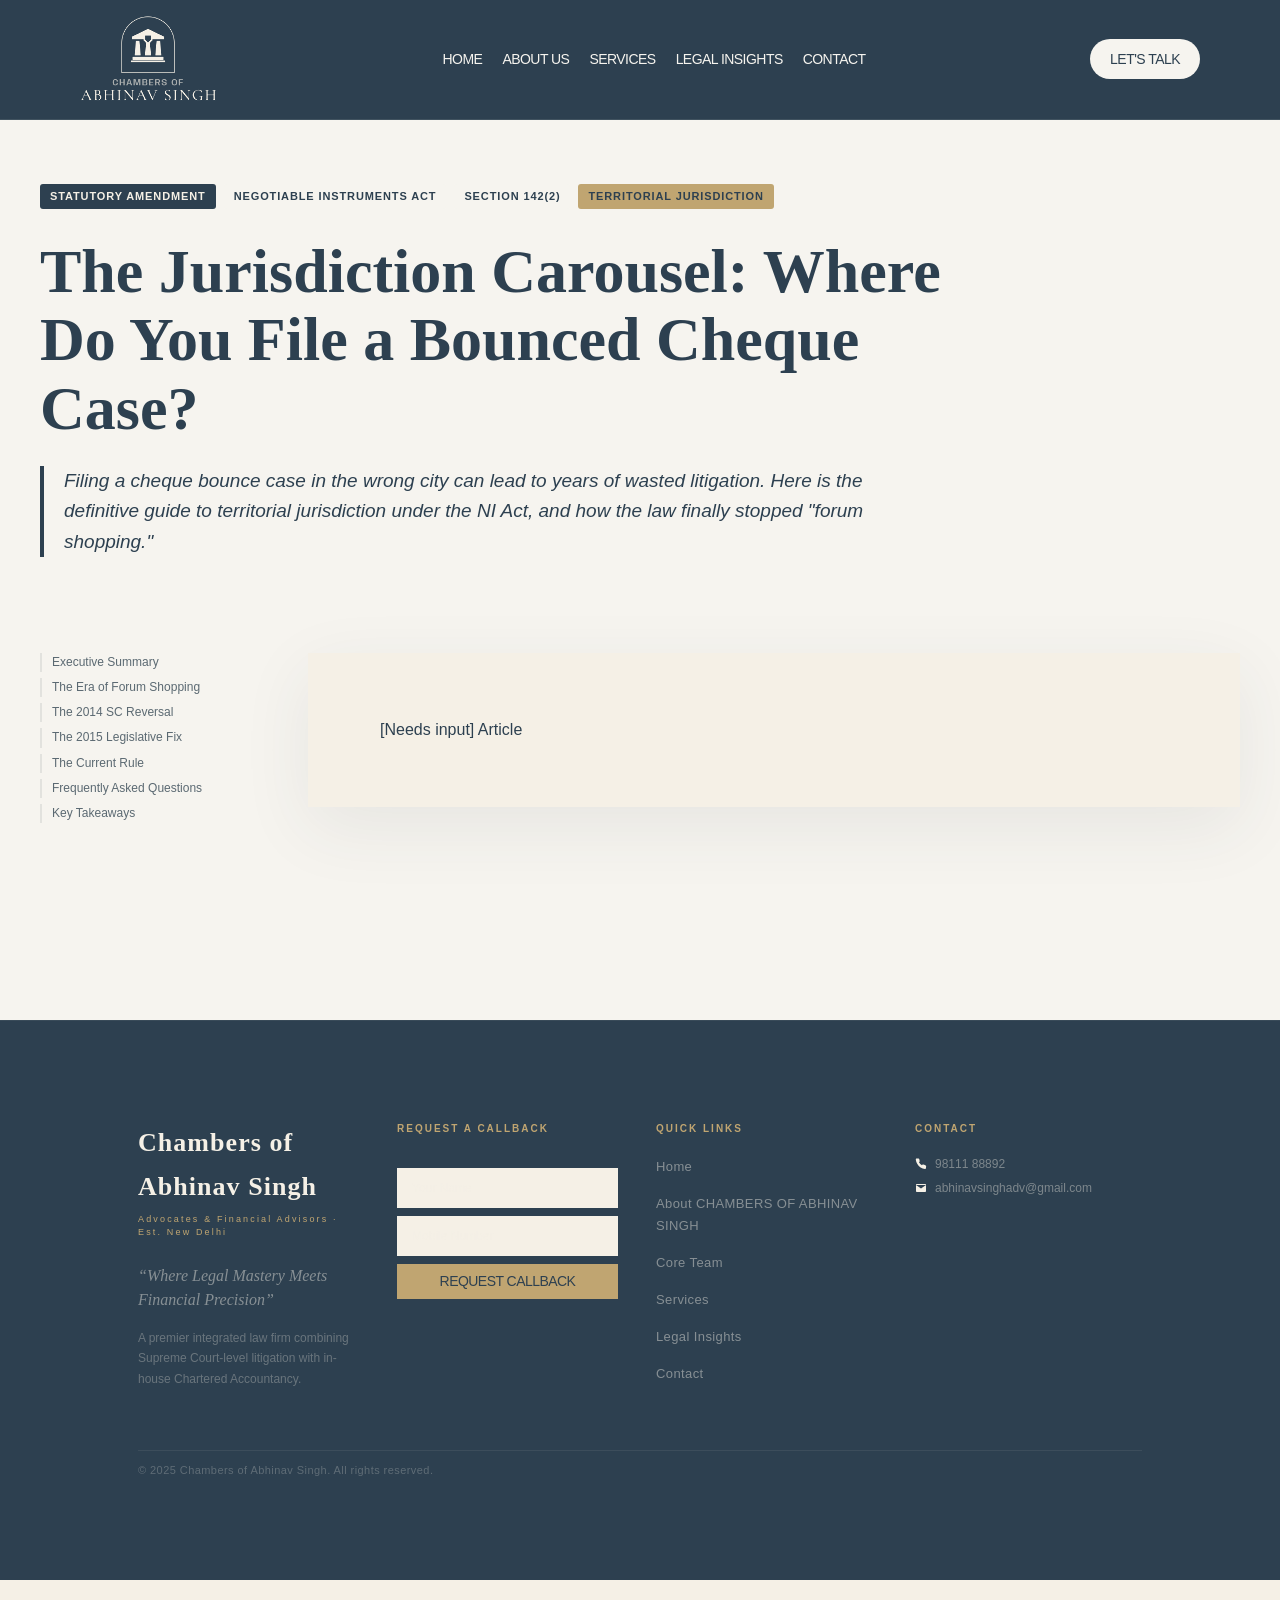
<file: blog/the-jurisdiction-carousel/index.html>
<!DOCTYPE html><html lang="en" class="jost_3e36cb27-module__GOVEQa__variable cormorant_garamond_97c65d7c-module__KWVokq__variable h-full"><head><meta charset="utf-8">
<meta http-equiv="Content-Security-Policy" content="default-src &#39;self&#39; data: blob:; script-src &#39;self&#39; &#39;unsafe-inline&#39; &#39;unsafe-eval&#39;; style-src &#39;self&#39; &#39;unsafe-inline&#39;; img-src &#39;self&#39; data: blob:; font-src &#39;self&#39; data:; media-src &#39;self&#39; data: blob:; connect-src &#39;self&#39;; frame-src &#39;self&#39;; worker-src &#39;self&#39; blob:; form-action &#39;self&#39;">


<meta name="viewport" content="width=device-width, initial-scale=1"><link rel="stylesheet" href="../../assets/site/_next/static/chunks/3c9st355b9h98.__q189041d8.css" data-precedence="next"><link rel="stylesheet" href="../../assets/site/_next/static/chunks/33ex3e_4hazko.__q189041d8.css" data-precedence="next"><link rel="preload" as="script" fetchpriority="low" href="../../assets/site/_next/static/chunks/0iq1i69206cyl.__q189041d8.js"><title>Chambers of Abhinav Singh</title><meta name="description" content="Personal counsel, carefully argued."><link rel="icon" href="data:image/svg+xml,%3Csvg%20xmlns%3D%22http%3A%2F%2Fwww.w3.org%2F2000%2Fsvg%22%20width%3D%22200%22%20height%3D%22200%22%20viewBox%3D%220%200%20200%20200%22%3E%3Cdefs%3E%3Cpath%20id%3D%22scl-monogram-ring%22%20d%3D%22M26%2C100a74%2C74%200%201%2C1%20148%2C0a74%2C74%200%201%2C1%20-148%2C0%22%2F%3E%3C%2Fdefs%3E%3Ccircle%20cx%3D%22100%22%20cy%3D%22100%22%20r%3D%2297%22%20fill%3D%22white%22%20stroke%3D%22%2317243b%22%20stroke-width%3D%223%22%2F%3E%3Ccircle%20cx%3D%22100%22%20cy%3D%22100%22%20r%3D%2258%22%20fill%3D%22none%22%20stroke%3D%22%23c6b296%22%20stroke-width%3D%221.5%22%2F%3E%3Ctext%20font-family%3D%22%26apos%3BDM%20Serif%20Display%26apos%3B%2C%20Georgia%2C%20%26apos%3BTimes%20New%20Roman%26apos%3B%2C%20serif%22%20font-size%3D%2216%22%20letter-spacing%3D%222.88%22%20fill%3D%22%2317243b%22%3E%3CtextPath%20href%3D%22%23scl-monogram-ring%22%20startOffset%3D%2225%25%22%20text-anchor%3D%22middle%22%20dominant-baseline%3D%22middle%22%3ECHAMBERS%20OF%20ABHINAV%20SINGH%3C%2FtextPath%3E%3C%2Ftext%3E%3Ctext%20x%3D%22100%22%20y%3D%22100%22%20text-anchor%3D%22middle%22%20dominant-baseline%3D%22central%22%20font-family%3D%22%26apos%3BDM%20Serif%20Display%26apos%3B%2C%20Georgia%2C%20%26apos%3BTimes%20New%20Roman%26apos%3B%2C%20serif%22%20font-size%3D%2240%22%20font-weight%3D%22600%22%20fill%3D%22%2317243b%22%3ECAS%3C%2Ftext%3E%3C%2Fsvg%3E"><link rel="stylesheet" href="../../brand/brand.css">
<style data-sclf-ua-colours>:where(button,input,select,textarea){color:var(--sar-color-auto-000000, #2d4050)}:where(input,select,textarea){background-color:var(--sar-color-auto-ffffff, #f5f0e6)}</style><style data-sclf-logo-fit>img[data-sclf-logo]{object-fit:contain!important;max-height:100%!important}</style></head><body class="min-h-full flex flex-col bg-white"><div hidden=""></div><div class="min-h-screen bg-[#f8f3eb] text-[#1a1a1a]"><header class="sticky top-0 z-50 border-b border-white/10 bg-[#6b1f2a]" data-sar-section="blog-the-jurisdiction-carousel/s01-navigation" data-sar-type="navigation"><div class="mx-auto flex w-full max-w-[1570px] items-center justify-between px-5 py-4 sm:px-8 md:px-12 lg:px-20"><a class="inline-flex items-center" href="../../index.html"><button type="button" class="inline-flex cursor-pointer items-center gap-2.5 transition-opacity duration-200 hover:opacity-80" aria-label="Go to home"><span class="chambers-logo"><svg width="0" height="0" aria-hidden="true" focusable="false" style="position:absolute"><defs><filter id="chambers-logo-ink" color-interpolation-filters="sRGB"><feColorMatrix type="matrix" values="0 0 0 0 .96  0 0 0 0 .94  0 0 0 0 .9  -.336 -1.13 -.114 0 1.48"></feColorMatrix></filter></defs></svg><img src="../../assets/chambers/chambers-logo.jpg" width="1188" height="750" alt="Chambers of Abhinav Singh"></span></button></a><nav class="hidden items-center gap-5 md:flex"><a class="font-jost text-sm font-normal uppercase tracking-[-0.54px] text-[#f9f5ea] transition-opacity duration-200 hover:opacity-80" href="../../index.html">Home</a><a class="font-jost text-sm font-normal uppercase tracking-[-0.54px] text-[#f9f5ea] transition-opacity duration-200 hover:opacity-80" href="../../index.html#about-us">About Us</a><a class="font-jost text-sm font-normal uppercase tracking-[-0.54px] text-[#f9f5ea] transition-opacity duration-200 hover:opacity-80" href="../../index.html#services">Services</a><a class="font-jost text-sm font-normal uppercase tracking-[-0.54px] text-[#f9f5ea] transition-opacity duration-200 hover:opacity-80" href="../../blog/index.html">Legal Insights</a><a class="font-jost text-sm font-normal uppercase tracking-[-0.54px] text-[#f9f5ea] transition-opacity duration-200 hover:opacity-80" href="../../index.html#contact">Contact</a></nav><a class="rounded-full bg-[#f9f5ea] px-5 py-2.5 font-jost text-sm font-normal uppercase tracking-[-0.54px] text-[#1a1a1a] transition-all duration-200 hover:bg-white" href="../../index.html#contact">Let&#39;s talk</a></div></header>
<div class="w-full" data-sar-section="blog-the-jurisdiction-carousel/s02-faq" data-sar-type="faq"><main class="BlogArticle-module__iFhOjW__page"><header class="BlogArticle-module__iFhOjW__header"><div class="BlogArticle-module__iFhOjW__tagStrip"><span class="BlogArticle-module__iFhOjW__tag BlogArticle-module__iFhOjW__tagCourt">Statutory Amendment</span><span class="BlogArticle-module__iFhOjW__tag">Negotiable Instruments Act</span><span class="BlogArticle-module__iFhOjW__tag">Section 142(2)</span><span class="BlogArticle-module__iFhOjW__tag BlogArticle-module__iFhOjW__tagStatusYes">Territorial Jurisdiction</span></div><h1>The Jurisdiction Carousel: Where Do You File a Bounced Cheque Case?</h1><p class="BlogArticle-module__iFhOjW__articleDeck">Filing a cheque bounce case in the wrong city can lead to years of wasted litigation. Here is the definitive guide to territorial jurisdiction under the NI Act, and how the law finally stopped &quot;forum shopping.&quot;</p></header><div class="BlogArticle-module__iFhOjW__layout"><nav class="BlogArticle-module__iFhOjW__toc" aria-label=""><ul><li><a href="#executive-summary">Executive Summary</a></li><li><a href="#the-chaos">The Era of Forum Shopping</a></li><li><a href="#the-reversal">The 2014 SC Reversal</a></li><li><a href="#the-amendment">The 2015 Legislative Fix</a></li><li><a href="#ratio-decidendi">The Current Rule</a></li><li><a href="#frequently-asked-questions">Frequently Asked Questions</a></li><li><a href="#key-takeaways">Key Takeaways</a></li></ul></nav><article class="BlogArticle-module__iFhOjW__articleBody"><p>[Needs input] Article</p></article></div></main></div>
<footer class="relative flex w-full flex-col border-t border-white/[0.06] bg-[#111] px-5 sm:px-8 md:px-16 lg:px-[138px] py-14 md:py-[100px] mx-auto overflow-hidden" data-sar-section="blog-the-jurisdiction-carousel/s03-footer" data-sar-type="footer"><div class="flex w-full flex-col gap-10 md:gap-[61px]"><div class="grid grid-cols-1 sm:grid-cols-2 lg:grid-cols-4 gap-10 md:gap-8"><div data-reveal="true" class="sm:col-span-2 lg:col-span-1 max-w-[318px]" style="translate: none; rotate: none; scale: none; transform: translate(0px, 0px); opacity: 1;"><p class="font-cormorant text-[22px] md:text-[26px] font-semibold leading-[44.2px] tracking-[1.04px] text-white">Chambers of Abhinav Singh</p><p class="mt-1 font-jost text-[9px] tracking-[2.16px] text-[#b8935a]">Advocates &amp; Financial Advisors · Est. New Delhi</p><p class="mt-6 font-cormorant text-base italic leading-6 text-white/45">“Where Legal Mastery Meets Financial Precision”</p><p class="mt-4 font-jost text-xs font-light leading-[20.4px] text-white/30">A premier integrated law firm combining Supreme Court-level litigation with in-house Chartered Accountancy.</p></div><div data-reveal="true" class="w-full lg:w-[221px]" style="translate: none; rotate: none; scale: none; transform: translate(0px, 0px); opacity: 1;"><p class="font-jost text-[10px] font-semibold uppercase tracking-[2px] text-[#b8935a]">Request a Callback</p><input type="text" placeholder="Your Name" class="input-gold mt-6 md:mt-8 block h-10 w-full border border-white/10 bg-white/[0.05] px-3.5 font-jost text-xs text-white placeholder:text-white/25"><input type="tel" placeholder="Mobile Number" class="input-gold mt-2 block h-10 w-full border border-white/10 bg-white/[0.05] px-3.5 font-jost text-xs text-white placeholder:text-white/25"><button type="button" class="cursor-pointer mt-2 h-[35px] w-full bg-[#b8935a] font-jost text-sm uppercase tracking-[-0.54px] text-[#1a1a1a] transition-all duration-200 hover:bg-[#c9a46b] hover:shadow-md active:scale-[0.98]">Request Callback</button></div><div data-reveal="true" style="translate: none; rotate: none; scale: none; transform: translate(0px, 0px); opacity: 1;"><p class="font-jost text-[10px] font-semibold uppercase tracking-[2px] text-[#b8935a]">Quick Links</p><ul class="mt-5 space-y-[15px] font-jost text-[13px] font-light leading-[22.1px] tracking-[0.39px] text-white/45"><li><a class="transition-colors duration-200 hover:text-white/70" href="#">Home</a></li><li><a class="transition-colors duration-200 hover:text-white/70" href="#about-us">About CHAMBERS OF ABHINAV SINGH</a></li><li><a class="transition-colors duration-200 hover:text-white/70" href="#team">Core Team</a></li><li><a class="transition-colors duration-200 hover:text-white/70" href="#services">Services</a></li><li><a class="transition-colors duration-200 hover:text-white/70" href="#blogs">Legal Insights</a></li><li><a class="transition-colors duration-200 hover:text-white/70" href="#contact">Contact</a></li></ul></div><div data-reveal="true" style="translate: none; rotate: none; scale: none; transform: translate(0px, 0px); opacity: 1;"><p class="font-jost text-[10px] font-semibold uppercase tracking-[2px] text-[#b8935a]">Contact</p><div class="mt-5 space-y-6"><div><p class="font-jost text-[11px] tracking-[1.1px] text-white/55"></p><p class="font-jost text-xs font-light leading-[20.4px] text-white/40"></p><div class="mt-2 flex items-center gap-2"><img alt="" loading="lazy" width="12" height="12" decoding="async" data-nimg="1" style="color:transparent" src="../../assets/site/images/footer-phone.__q189041d8.svg"><a href="tel:+919811188892" class="font-jost text-xs font-light text-white/40 transition-colors hover:text-white/60">98111 88892</a></div><div class="mt-2 flex items-center gap-2"><img alt="" loading="lazy" width="12" height="12" decoding="async" data-nimg="1" style="color:transparent" src="../../assets/site/images/footer-email.__q189041d8.svg"><a href="mailto:abhinavsinghadv@gmail.com" class="font-jost text-xs font-light text-white/40 break-all transition-colors hover:text-white/60">abhinavsinghadv@gmail.com</a></div></div></div></div></div><div data-reveal="true" class="border-t border-white/[0.07] pt-2.5" style="translate: none; rotate: none; scale: none; transform: translate(0px, 0px); opacity: 1;"><div class="flex flex-col sm:flex-row items-start sm:items-center justify-between gap-2 font-jost text-[11px] font-light leading-[18.7px]"><p class="tracking-[0.44px] text-white/25">© 2025 Chambers of Abhinav Singh. All rights reserved.</p><p class="text-white/20"></p></div></div></div></footer>
</div><next-route-announcer style="position: absolute;"></next-route-announcer><aside data-sclf-disclaimer style="padding:16px 24px;font-size:12px;line-height:1.5;color:var(--sar-color-auto-000000, #2d4050);background-color:var(--sar-color-auto-ffffff, #f5f0e6)">This article is for general information only and is not legal advice. It is not advertising or solicitation of work, and reading it does not create an advocate–client relationship.</aside></body></html>
</file>
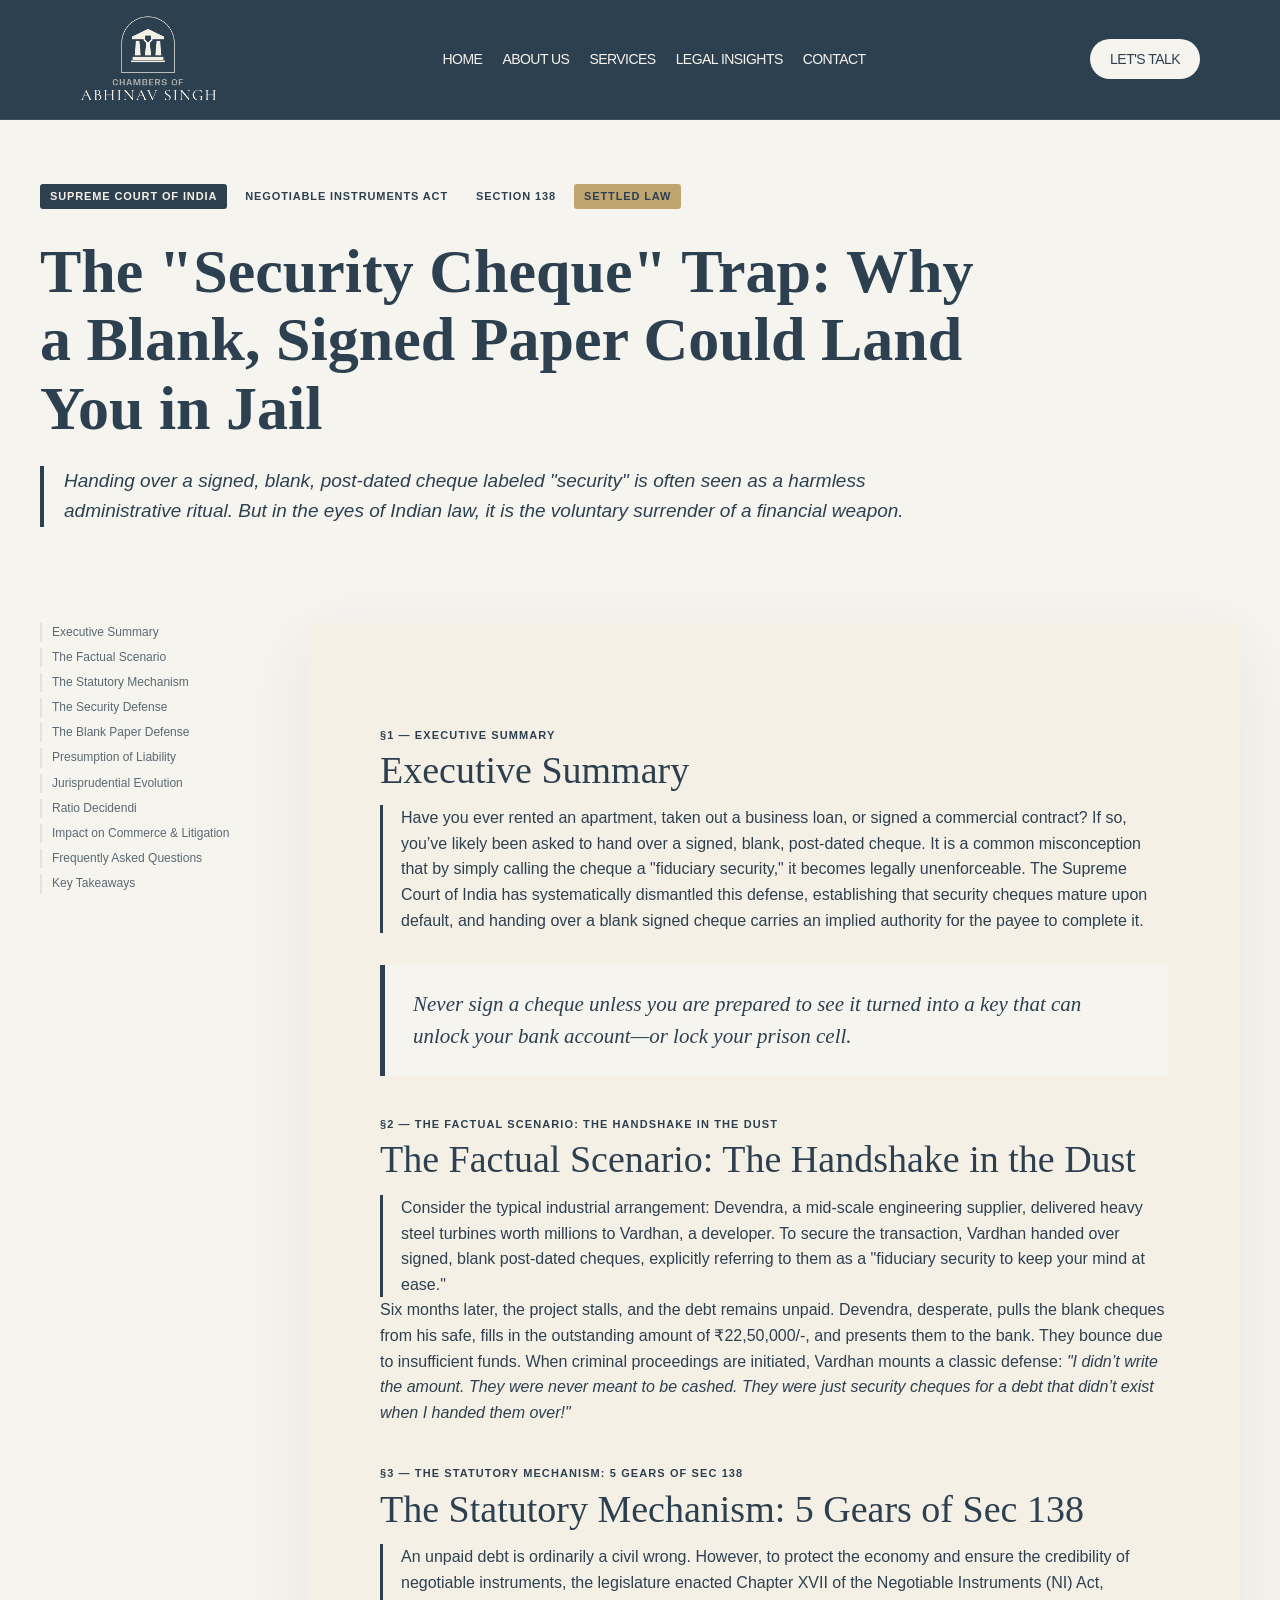
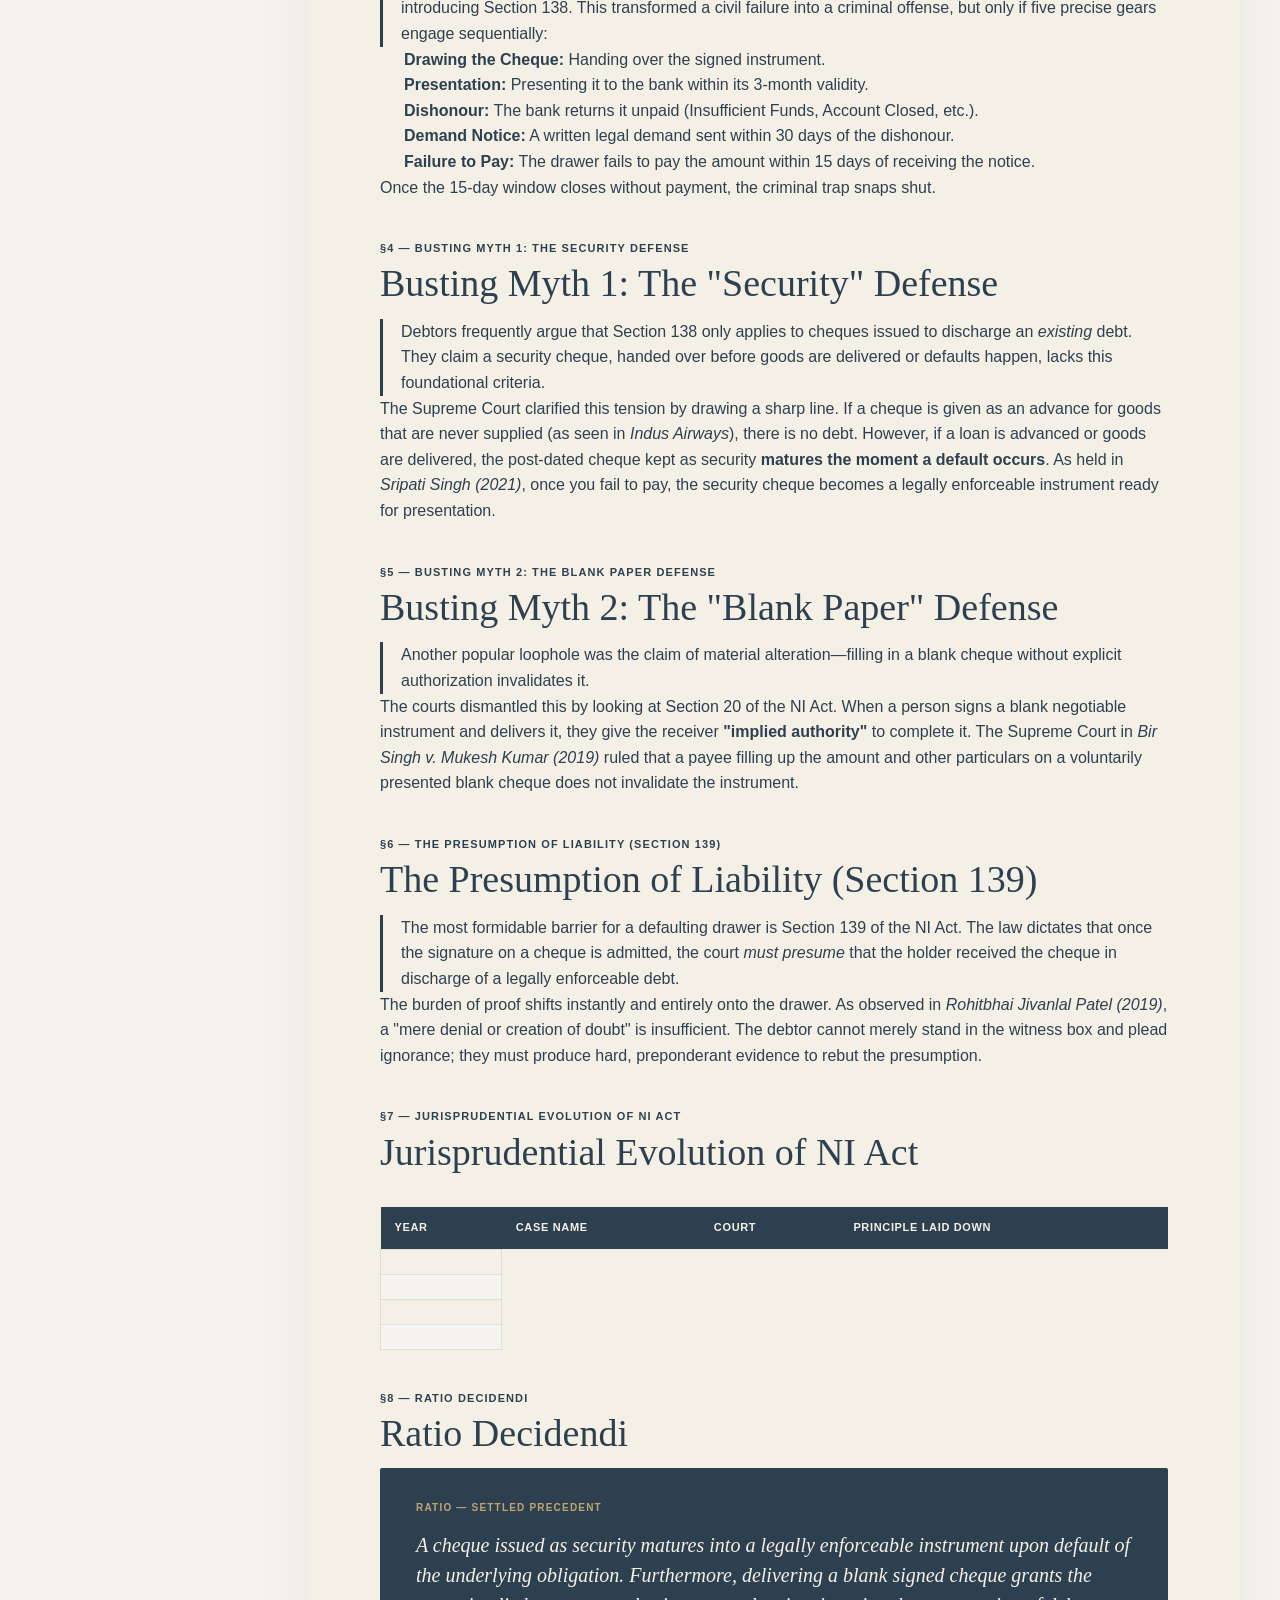
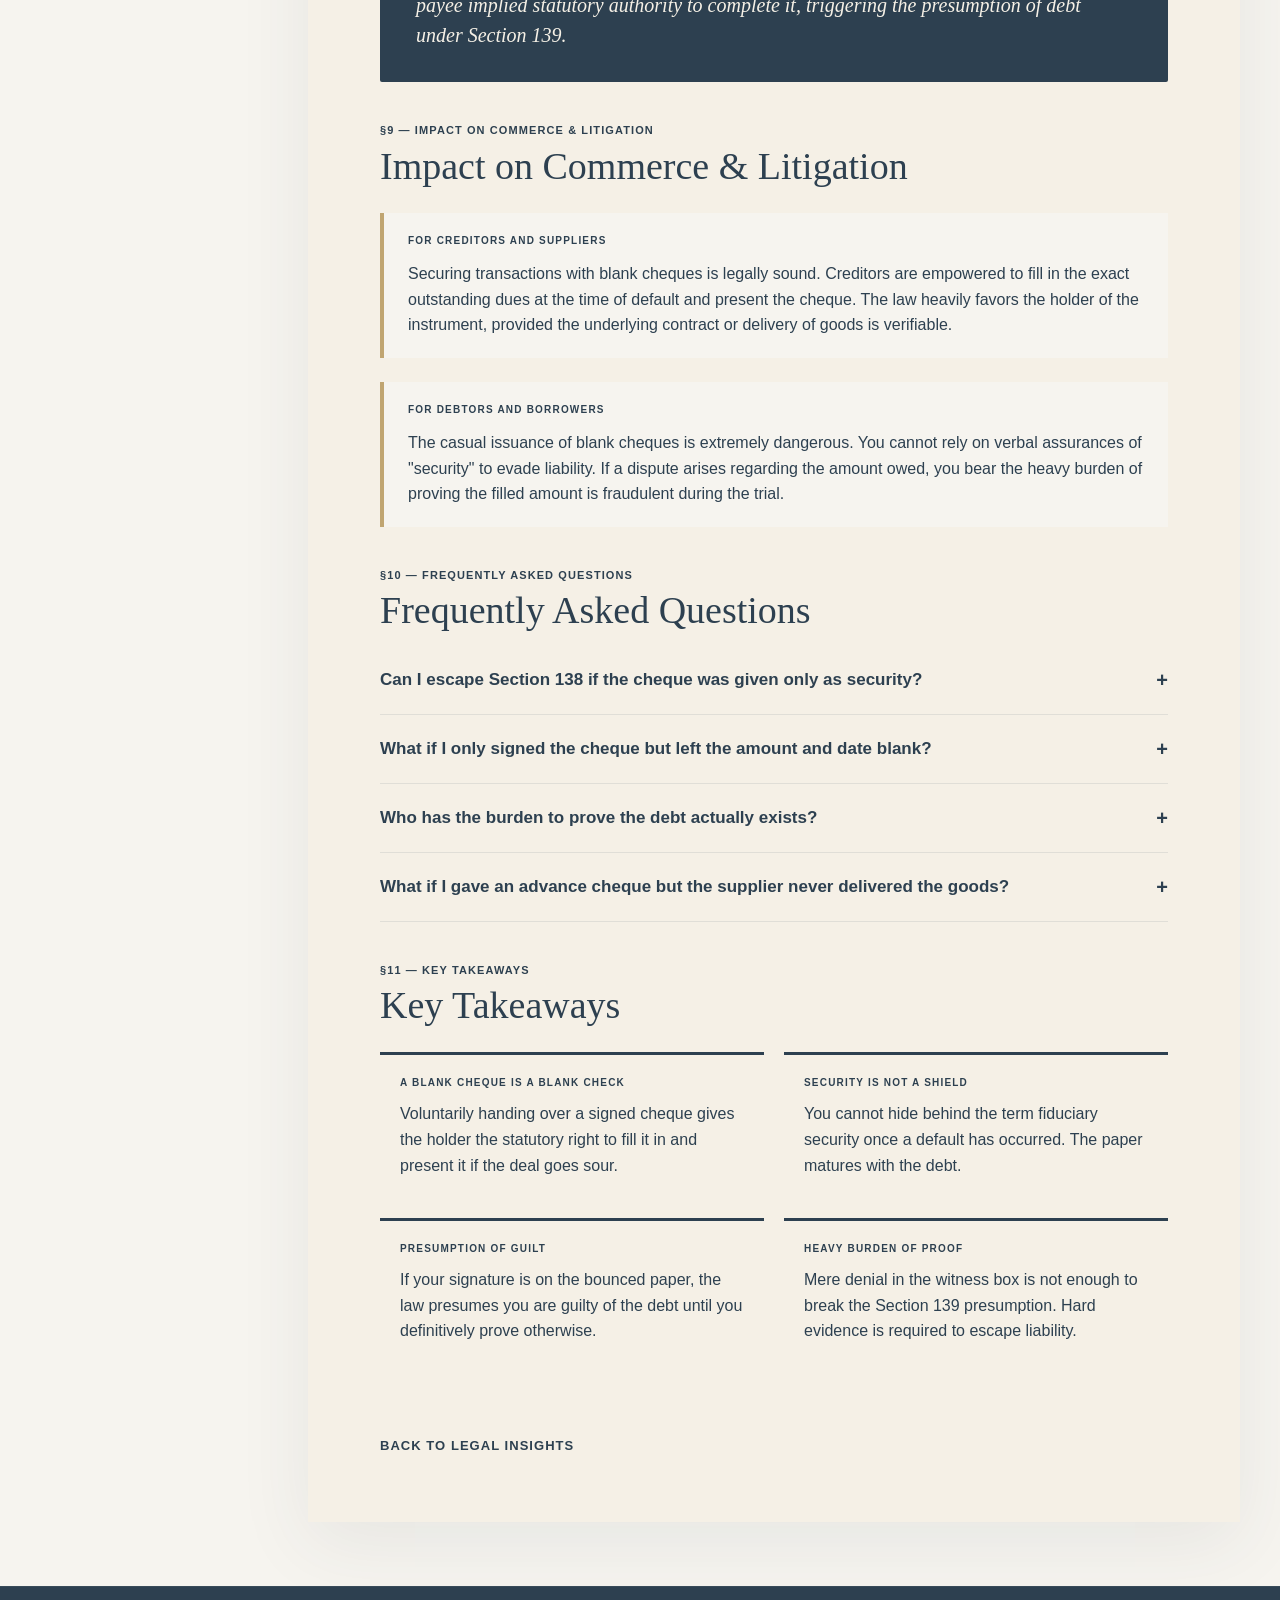
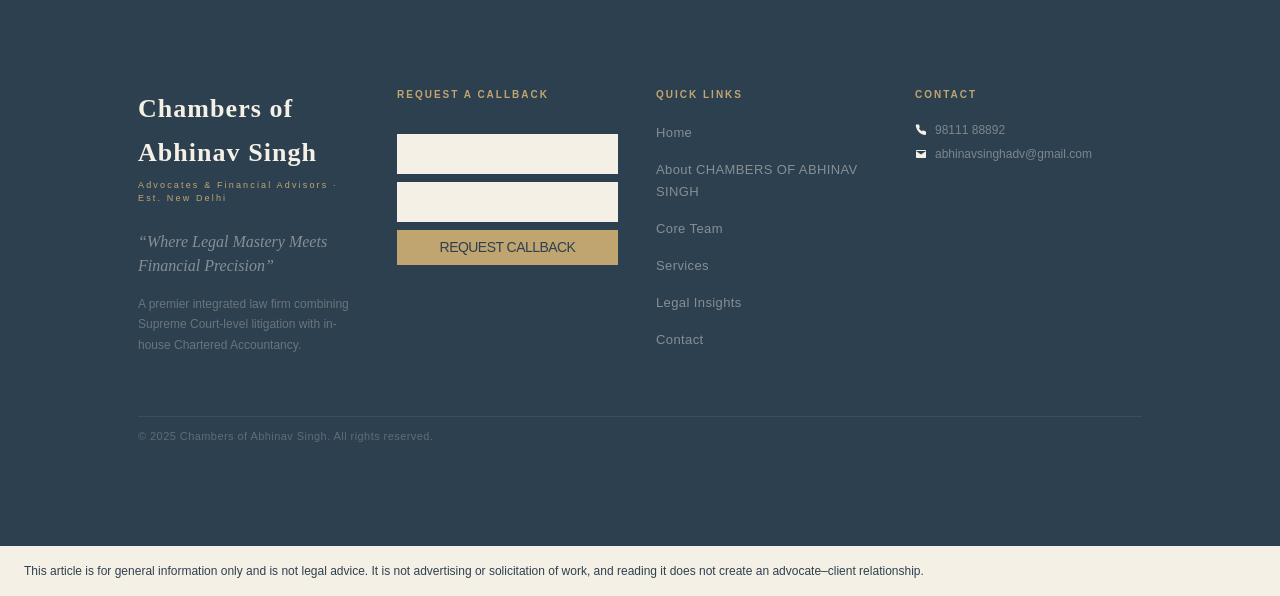
<file: blog/the-security-cheque-trap/index.html>
<!DOCTYPE html><html lang="en" class="jost_3e36cb27-module__GOVEQa__variable cormorant_garamond_97c65d7c-module__KWVokq__variable h-full"><head><meta charset="utf-8">
<meta http-equiv="Content-Security-Policy" content="default-src &#39;self&#39; data: blob:; script-src &#39;self&#39; &#39;unsafe-inline&#39; &#39;unsafe-eval&#39;; style-src &#39;self&#39; &#39;unsafe-inline&#39;; img-src &#39;self&#39; data: blob:; font-src &#39;self&#39; data:; media-src &#39;self&#39; data: blob:; connect-src &#39;self&#39;; frame-src &#39;self&#39;; worker-src &#39;self&#39; blob:; form-action &#39;self&#39;">


<meta name="viewport" content="width=device-width, initial-scale=1"><link rel="stylesheet" href="../../assets/site/_next/static/chunks/3c9st355b9h98.__q189041d8.css" data-precedence="next"><link rel="stylesheet" href="../../assets/site/_next/static/chunks/33ex3e_4hazko.__q189041d8.css" data-precedence="next"><link rel="preload" as="script" fetchpriority="low" href="../../assets/site/_next/static/chunks/0iq1i69206cyl.__q189041d8.js"><title>Chambers of Abhinav Singh</title><meta name="description" content="Personal counsel, carefully argued."><link rel="icon" href="data:image/svg+xml,%3Csvg%20xmlns%3D%22http%3A%2F%2Fwww.w3.org%2F2000%2Fsvg%22%20width%3D%22200%22%20height%3D%22200%22%20viewBox%3D%220%200%20200%20200%22%3E%3Cdefs%3E%3Cpath%20id%3D%22scl-monogram-ring%22%20d%3D%22M26%2C100a74%2C74%200%201%2C1%20148%2C0a74%2C74%200%201%2C1%20-148%2C0%22%2F%3E%3C%2Fdefs%3E%3Ccircle%20cx%3D%22100%22%20cy%3D%22100%22%20r%3D%2297%22%20fill%3D%22white%22%20stroke%3D%22%2317243b%22%20stroke-width%3D%223%22%2F%3E%3Ccircle%20cx%3D%22100%22%20cy%3D%22100%22%20r%3D%2258%22%20fill%3D%22none%22%20stroke%3D%22%23c6b296%22%20stroke-width%3D%221.5%22%2F%3E%3Ctext%20font-family%3D%22%26apos%3BDM%20Serif%20Display%26apos%3B%2C%20Georgia%2C%20%26apos%3BTimes%20New%20Roman%26apos%3B%2C%20serif%22%20font-size%3D%2216%22%20letter-spacing%3D%222.88%22%20fill%3D%22%2317243b%22%3E%3CtextPath%20href%3D%22%23scl-monogram-ring%22%20startOffset%3D%2225%25%22%20text-anchor%3D%22middle%22%20dominant-baseline%3D%22middle%22%3ECHAMBERS%20OF%20ABHINAV%20SINGH%3C%2FtextPath%3E%3C%2Ftext%3E%3Ctext%20x%3D%22100%22%20y%3D%22100%22%20text-anchor%3D%22middle%22%20dominant-baseline%3D%22central%22%20font-family%3D%22%26apos%3BDM%20Serif%20Display%26apos%3B%2C%20Georgia%2C%20%26apos%3BTimes%20New%20Roman%26apos%3B%2C%20serif%22%20font-size%3D%2240%22%20font-weight%3D%22600%22%20fill%3D%22%2317243b%22%3ECAS%3C%2Ftext%3E%3C%2Fsvg%3E"><link rel="stylesheet" href="../../brand/brand.css">
<style data-sclf-ua-colours>:where(button,input,select,textarea){color:var(--sar-color-auto-000000, #2d4050)}:where(input,select,textarea){background-color:var(--sar-color-auto-ffffff, #f5f0e6)}</style><style data-sclf-logo-fit>img[data-sclf-logo]{object-fit:contain!important;max-height:100%!important}</style></head><body class="min-h-full flex flex-col bg-white"><div hidden=""></div><div class="min-h-screen bg-[#f8f3eb] text-[#1a1a1a]"><header class="sticky top-0 z-50 border-b border-white/10 bg-[#6b1f2a]" data-sar-section="blog-the-security-cheque-trap/s01-navigation" data-sar-type="navigation"><div class="mx-auto flex w-full max-w-[1570px] items-center justify-between px-5 py-4 sm:px-8 md:px-12 lg:px-20"><a class="inline-flex items-center" href="../../index.html"><button type="button" class="inline-flex cursor-pointer items-center gap-2.5 transition-opacity duration-200 hover:opacity-80" aria-label="Go to home"><span class="chambers-logo"><svg width="0" height="0" aria-hidden="true" focusable="false" style="position:absolute"><defs><filter id="chambers-logo-ink" color-interpolation-filters="sRGB"><feColorMatrix type="matrix" values="0 0 0 0 .96  0 0 0 0 .94  0 0 0 0 .9  -.336 -1.13 -.114 0 1.48"></feColorMatrix></filter></defs></svg><img src="../../assets/chambers/chambers-logo.jpg" width="1188" height="750" alt="Chambers of Abhinav Singh"></span></button></a><nav class="hidden items-center gap-5 md:flex"><a class="font-jost text-sm font-normal uppercase tracking-[-0.54px] text-[#f9f5ea] transition-opacity duration-200 hover:opacity-80" href="../../index.html">Home</a><a class="font-jost text-sm font-normal uppercase tracking-[-0.54px] text-[#f9f5ea] transition-opacity duration-200 hover:opacity-80" href="../../index.html#about-us">About Us</a><a class="font-jost text-sm font-normal uppercase tracking-[-0.54px] text-[#f9f5ea] transition-opacity duration-200 hover:opacity-80" href="../../index.html#services">Services</a><a class="font-jost text-sm font-normal uppercase tracking-[-0.54px] text-[#f9f5ea] transition-opacity duration-200 hover:opacity-80" href="../../blog/index.html">Legal Insights</a><a class="font-jost text-sm font-normal uppercase tracking-[-0.54px] text-[#f9f5ea] transition-opacity duration-200 hover:opacity-80" href="../../index.html#contact">Contact</a></nav><a class="rounded-full bg-[#f9f5ea] px-5 py-2.5 font-jost text-sm font-normal uppercase tracking-[-0.54px] text-[#1a1a1a] transition-all duration-200 hover:bg-white" href="../../index.html#contact">Let&#39;s talk</a></div></header>
<div class="w-full" data-sar-section="blog-the-security-cheque-trap/s02-faq" data-sar-type="faq"><main class="BlogArticle-module__iFhOjW__page"><header class="BlogArticle-module__iFhOjW__header"><div class="BlogArticle-module__iFhOjW__tagStrip"><span class="BlogArticle-module__iFhOjW__tag BlogArticle-module__iFhOjW__tagCourt">Supreme Court of India</span><span class="BlogArticle-module__iFhOjW__tag">Negotiable Instruments Act</span><span class="BlogArticle-module__iFhOjW__tag">Section 138</span><span class="BlogArticle-module__iFhOjW__tag BlogArticle-module__iFhOjW__tagStatusYes">Settled Law</span></div><h1>The &quot;Security Cheque&quot; Trap: Why a Blank, Signed Paper Could Land You in Jail</h1><p class="BlogArticle-module__iFhOjW__articleDeck">Handing over a signed, blank, post-dated cheque labeled &quot;security&quot; is often seen as a harmless administrative ritual. But in the eyes of Indian law, it is the voluntary surrender of a financial weapon.</p></header><div class="BlogArticle-module__iFhOjW__layout"><nav class="BlogArticle-module__iFhOjW__toc" aria-label=""><ul><li><a href="#executive-summary">Executive Summary</a></li><li><a href="#factual-scenario">The Factual Scenario</a></li><li><a href="#statutory-mechanism">The Statutory Mechanism</a></li><li><a href="#security-defense">The Security Defense</a></li><li><a href="#blank-paper-defense">The Blank Paper Defense</a></li><li><a href="#presumption-liability">Presumption of Liability</a></li><li><a href="#jurisprudential-evolution">Jurisprudential Evolution</a></li><li><a href="#ratio-decidendi">Ratio Decidendi</a></li><li><a href="#impact-on-practice">Impact on Commerce &amp; Litigation</a></li><li><a href="#frequently-asked-questions">Frequently Asked Questions</a></li><li><a href="#key-takeaways">Key Takeaways</a></li></ul></nav><article class="BlogArticle-module__iFhOjW__articleBody"><h2 id="executive-summary" data-section="§1 — Executive Summary">Executive Summary</h2><p>Have you ever rented an apartment, taken out a business loan, or signed a commercial contract? If so, you’ve likely been asked to hand over a signed, blank, post-dated cheque. It is a common misconception that by simply calling the cheque a &quot;fiduciary security,&quot; it becomes legally unenforceable. The Supreme Court of India has systematically dismantled this defense, establishing that security cheques mature upon default, and handing over a blank signed cheque carries an implied authority for the payee to complete it.</p><p class="BlogArticle-module__iFhOjW__pullQuote">Never sign a cheque unless you are prepared to see it turned into a key that can unlock your bank account—or lock your prison cell.</p><h2 id="factual-scenario" data-section="§2 — The Factual Scenario: The Handshake in the Dust">The Factual Scenario: The Handshake in the Dust</h2><p>Consider the typical industrial arrangement: Devendra, a mid-scale engineering supplier, delivered heavy steel turbines worth millions to Vardhan, a developer. To secure the transaction, Vardhan handed over signed, blank post-dated cheques, explicitly referring to them as a &quot;fiduciary security to keep your mind at ease.&quot;</p><p>Six months later, the project stalls, and the debt remains unpaid. Devendra, desperate, pulls the blank cheques from his safe, fills in the outstanding amount of ₹22,50,000/-, and presents them to the bank. They bounce due to insufficient funds. When criminal proceedings are initiated, Vardhan mounts a classic defense: <em>"I didn’t write the amount. They were never meant to be cashed. They were just security cheques for a debt that didn’t exist when I handed them over!"</em></p><h2 id="statutory-mechanism" data-section="§3 — The Statutory Mechanism: 5 Gears of Sec 138">The Statutory Mechanism: 5 Gears of Sec 138</h2><p>An unpaid debt is ordinarily a civil wrong. However, to protect the economy and ensure the credibility of negotiable instruments, the legislature enacted Chapter XVII of the Negotiable Instruments (NI) Act, introducing Section 138. This transformed a civil failure into a criminal offense, but only if five precise gears engage sequentially:</p><ol><li><strong>Drawing the Cheque:</strong> Handing over the signed instrument.</li><li><strong>Presentation:</strong> Presenting it to the bank within its 3-month validity.</li><li><strong>Dishonour:</strong> The bank returns it unpaid (Insufficient Funds, Account Closed, etc.).</li><li><strong>Demand Notice:</strong> A written legal demand sent within 30 days of the dishonour.</li><li><strong>Failure to Pay:</strong> The drawer fails to pay the amount within 15 days of receiving the notice.</li></ol><p>Once the 15-day window closes without payment, the criminal trap snaps shut.</p><h2 id="security-defense" data-section="§4 — Busting Myth 1: The Security Defense">Busting Myth 1: The &quot;Security&quot; Defense</h2><p>Debtors frequently argue that Section 138 only applies to cheques issued to discharge an <em>existing</em> debt. They claim a security cheque, handed over before goods are delivered or defaults happen, lacks this foundational criteria.</p><p>The Supreme Court clarified this tension by drawing a sharp line. If a cheque is given as an advance for goods that are never supplied (as seen in <em>Indus Airways</em>), there is no debt. However, if a loan is advanced or goods are delivered, the post-dated cheque kept as security <strong>matures the moment a default occurs</strong>. As held in <em>Sripati Singh (2021)</em>, once you fail to pay, the security cheque becomes a legally enforceable instrument ready for presentation.</p><h2 id="blank-paper-defense" data-section="§5 — Busting Myth 2: The Blank Paper Defense">Busting Myth 2: The &quot;Blank Paper&quot; Defense</h2><p>Another popular loophole was the claim of material alteration—filling in a blank cheque without explicit authorization invalidates it.</p><p>The courts dismantled this by looking at Section 20 of the NI Act. When a person signs a blank negotiable instrument and delivers it, they give the receiver <strong>"implied authority"</strong> to complete it. The Supreme Court in <em>Bir Singh v. Mukesh Kumar (2019)</em> ruled that a payee filling up the amount and other particulars on a voluntarily presented blank cheque does not invalidate the instrument.</p><h2 id="presumption-liability" data-section="§6 — The Presumption of Liability (Section 139)">The Presumption of Liability (Section 139)</h2><p>The most formidable barrier for a defaulting drawer is Section 139 of the NI Act. The law dictates that once the signature on a cheque is admitted, the court <em>must presume</em> that the holder received the cheque in discharge of a legally enforceable debt.</p><p>The burden of proof shifts instantly and entirely onto the drawer. As observed in <em>Rohitbhai Jivanlal Patel (2019)</em>, a "mere denial or creation of doubt" is insufficient. The debtor cannot merely stand in the witness box and plead ignorance; they must produce hard, preponderant evidence to rebut the presumption.</p><h2 id="jurisprudential-evolution" data-section="§7 — Jurisprudential Evolution of NI Act">Jurisprudential Evolution of NI Act</h2><table><thead><tr><th>Year</th><th>Case Name</th><th>Court</th><th>Principle Laid Down</th></tr></thead><tbody><tr><td></td></tr><tr><td></td></tr><tr><td></td></tr><tr><td></td></tr></tbody></table><h2 id="ratio-decidendi" data-section="§8 — Ratio Decidendi">Ratio Decidendi</h2><div class="BlogArticle-module__iFhOjW__verdictBox"><span class="BlogArticle-module__iFhOjW__ratioLabel">Ratio — Settled Precedent</span><p class="BlogArticle-module__iFhOjW__verdictText">A cheque issued as security matures into a legally enforceable instrument upon default of the underlying obligation. Furthermore, delivering a blank signed cheque grants the payee implied statutory authority to complete it, triggering the presumption of debt under Section 139.</p></div><h2 id="impact-on-practice" data-section="§9 — Impact on Commerce &amp; Litigation">Impact on Commerce &amp; Litigation</h2><div class="BlogArticle-module__iFhOjW__perspective"><h3>For Creditors and Suppliers</h3><p>Securing transactions with blank cheques is legally sound. Creditors are empowered to fill in the exact outstanding dues at the time of default and present the cheque. The law heavily favors the holder of the instrument, provided the underlying contract or delivery of goods is verifiable.</p></div><div class="BlogArticle-module__iFhOjW__perspective"><h3>For Debtors and Borrowers</h3><p>The casual issuance of blank cheques is extremely dangerous. You cannot rely on verbal assurances of &quot;security&quot; to evade liability. If a dispute arises regarding the amount owed, you bear the heavy burden of proving the filled amount is fraudulent during the trial.</p></div><h2 id="frequently-asked-questions" data-section="§10 — Frequently Asked Questions">Frequently Asked Questions</h2><div><details class="BlogArticle-module__iFhOjW__faqItem"><summary class="BlogArticle-module__iFhOjW__faqQuestion">Can I escape Section 138 if the cheque was given only as security?</summary><div class="BlogArticle-module__iFhOjW__faqAnswer"><p>No. If the underlying loan was disbursed or goods were delivered, a security cheque matures the moment you default on payment. If it bounces, Section 138 applies.</p></div></details><details class="BlogArticle-module__iFhOjW__faqItem"><summary class="BlogArticle-module__iFhOjW__faqQuestion">What if I only signed the cheque but left the amount and date blank?</summary><div class="BlogArticle-module__iFhOjW__faqAnswer"><p>Under Section 20 of the NI Act, handing over a blank signed cheque gives the receiver implied authority to fill it in. The court will not consider it a material alteration or fraud by default.</p></div></details><details class="BlogArticle-module__iFhOjW__faqItem"><summary class="BlogArticle-module__iFhOjW__faqQuestion">Who has the burden to prove the debt actually exists?</summary><div class="BlogArticle-module__iFhOjW__faqAnswer"><p>You do. Under Section 139, once you admit your signature is on the cheque, the court legally presumes you owe the debt. You must provide hard evidence to prove otherwise.</p></div></details><details class="BlogArticle-module__iFhOjW__faqItem"><summary class="BlogArticle-module__iFhOjW__faqQuestion">What if I gave an advance cheque but the supplier never delivered the goods?</summary><div class="BlogArticle-module__iFhOjW__faqAnswer"><p>In this specific scenario, relying on the <em>Indus Airways</em> precedent, since the transaction was never completed and no goods were supplied, there is no existing debt. Section 138 would not apply.</p></div></details></div><h2 id="key-takeaways" data-section="§11 — Key Takeaways">Key Takeaways</h2><div class="BlogArticle-module__iFhOjW__takeaways"><div class="BlogArticle-module__iFhOjW__takeaway"><span class="BlogArticle-module__iFhOjW__takeawayLabel">A Blank Cheque is a Blank Check</span><p>Voluntarily handing over a signed cheque gives the holder the statutory right to fill it in and present it if the deal goes sour.</p></div><div class="BlogArticle-module__iFhOjW__takeaway"><span class="BlogArticle-module__iFhOjW__takeawayLabel">Security is Not a Shield</span><p>You cannot hide behind the term fiduciary security once a default has occurred. The paper matures with the debt.</p></div><div class="BlogArticle-module__iFhOjW__takeaway"><span class="BlogArticle-module__iFhOjW__takeawayLabel">Presumption of Guilt</span><p>If your signature is on the bounced paper, the law presumes you are guilty of the debt until you definitively prove otherwise.</p></div><div class="BlogArticle-module__iFhOjW__takeaway"><span class="BlogArticle-module__iFhOjW__takeawayLabel">Heavy Burden of Proof</span><p>Mere denial in the witness box is not enough to break the Section 139 presumption. Hard evidence is required to escape liability.</p></div></div><a class="BlogArticle-module__iFhOjW__backLink" href="../../blog/index.html">Back to Legal Insights</a></article></div></main></div>
<footer class="relative flex w-full flex-col border-t border-white/[0.06] bg-[#111] px-5 sm:px-8 md:px-16 lg:px-[138px] py-14 md:py-[100px] mx-auto overflow-hidden" data-sar-section="blog-the-security-cheque-trap/s03-footer" data-sar-type="footer"><div class="flex w-full flex-col gap-10 md:gap-[61px]"><div class="grid grid-cols-1 sm:grid-cols-2 lg:grid-cols-4 gap-10 md:gap-8"><div data-reveal="true" class="sm:col-span-2 lg:col-span-1 max-w-[318px]" style="translate: none; rotate: none; scale: none; transform: translate(0px, 0px); opacity: 1;"><p class="font-cormorant text-[22px] md:text-[26px] font-semibold leading-[44.2px] tracking-[1.04px] text-white">Chambers of Abhinav Singh</p><p class="mt-1 font-jost text-[9px] tracking-[2.16px] text-[#b8935a]">Advocates &amp; Financial Advisors · Est. New Delhi</p><p class="mt-6 font-cormorant text-base italic leading-6 text-white/45">“Where Legal Mastery Meets Financial Precision”</p><p class="mt-4 font-jost text-xs font-light leading-[20.4px] text-white/30">A premier integrated law firm combining Supreme Court-level litigation with in-house Chartered Accountancy.</p></div><div data-reveal="true" class="w-full lg:w-[221px]" style="translate: none; rotate: none; scale: none; transform: translate(0px, 0px); opacity: 1;"><p class="font-jost text-[10px] font-semibold uppercase tracking-[2px] text-[#b8935a]">Request a Callback</p><input type="text" placeholder="Your Name" class="input-gold mt-6 md:mt-8 block h-10 w-full border border-white/10 bg-white/[0.05] px-3.5 font-jost text-xs text-white placeholder:text-white/25"><input type="tel" placeholder="Mobile Number" class="input-gold mt-2 block h-10 w-full border border-white/10 bg-white/[0.05] px-3.5 font-jost text-xs text-white placeholder:text-white/25"><button type="button" class="cursor-pointer mt-2 h-[35px] w-full bg-[#b8935a] font-jost text-sm uppercase tracking-[-0.54px] text-[#1a1a1a] transition-all duration-200 hover:bg-[#c9a46b] hover:shadow-md active:scale-[0.98]">Request Callback</button></div><div data-reveal="true" style="translate: none; rotate: none; scale: none; transform: translate(0px, 0px); opacity: 1;"><p class="font-jost text-[10px] font-semibold uppercase tracking-[2px] text-[#b8935a]">Quick Links</p><ul class="mt-5 space-y-[15px] font-jost text-[13px] font-light leading-[22.1px] tracking-[0.39px] text-white/45"><li><a class="transition-colors duration-200 hover:text-white/70" href="#">Home</a></li><li><a class="transition-colors duration-200 hover:text-white/70" href="#about-us">About CHAMBERS OF ABHINAV SINGH</a></li><li><a class="transition-colors duration-200 hover:text-white/70" href="#team">Core Team</a></li><li><a class="transition-colors duration-200 hover:text-white/70" href="#services">Services</a></li><li><a class="transition-colors duration-200 hover:text-white/70" href="#blogs">Legal Insights</a></li><li><a class="transition-colors duration-200 hover:text-white/70" href="#contact">Contact</a></li></ul></div><div data-reveal="true" style="translate: none; rotate: none; scale: none; transform: translate(0px, 0px); opacity: 1;"><p class="font-jost text-[10px] font-semibold uppercase tracking-[2px] text-[#b8935a]">Contact</p><div class="mt-5 space-y-6"><div><p class="font-jost text-[11px] tracking-[1.1px] text-white/55"></p><p class="font-jost text-xs font-light leading-[20.4px] text-white/40"></p><div class="mt-2 flex items-center gap-2"><img alt="" loading="lazy" width="12" height="12" decoding="async" data-nimg="1" style="color:transparent" src="../../assets/site/images/footer-phone.__q189041d8.svg"><a href="tel:+919811188892" class="font-jost text-xs font-light text-white/40 transition-colors hover:text-white/60">98111 88892</a></div><div class="mt-2 flex items-center gap-2"><img alt="" loading="lazy" width="12" height="12" decoding="async" data-nimg="1" style="color:transparent" src="../../assets/site/images/footer-email.__q189041d8.svg"><a href="mailto:abhinavsinghadv@gmail.com" class="font-jost text-xs font-light text-white/40 break-all transition-colors hover:text-white/60">abhinavsinghadv@gmail.com</a></div></div></div></div></div><div data-reveal="true" class="border-t border-white/[0.07] pt-2.5" style="translate: none; rotate: none; scale: none; transform: translate(0px, 0px); opacity: 1;"><div class="flex flex-col sm:flex-row items-start sm:items-center justify-between gap-2 font-jost text-[11px] font-light leading-[18.7px]"><p class="tracking-[0.44px] text-white/25">© 2025 Chambers of Abhinav Singh. All rights reserved.</p><p class="text-white/20"></p></div></div></div></footer>
</div><next-route-announcer style="position: absolute;"></next-route-announcer><aside data-sclf-disclaimer style="padding:16px 24px;font-size:12px;line-height:1.5;color:var(--sar-color-auto-000000, #2d4050);background-color:var(--sar-color-auto-ffffff, #f5f0e6)">This article is for general information only and is not legal advice. It is not advertising or solicitation of work, and reading it does not create an advocate–client relationship.</aside></body></html>
</file>
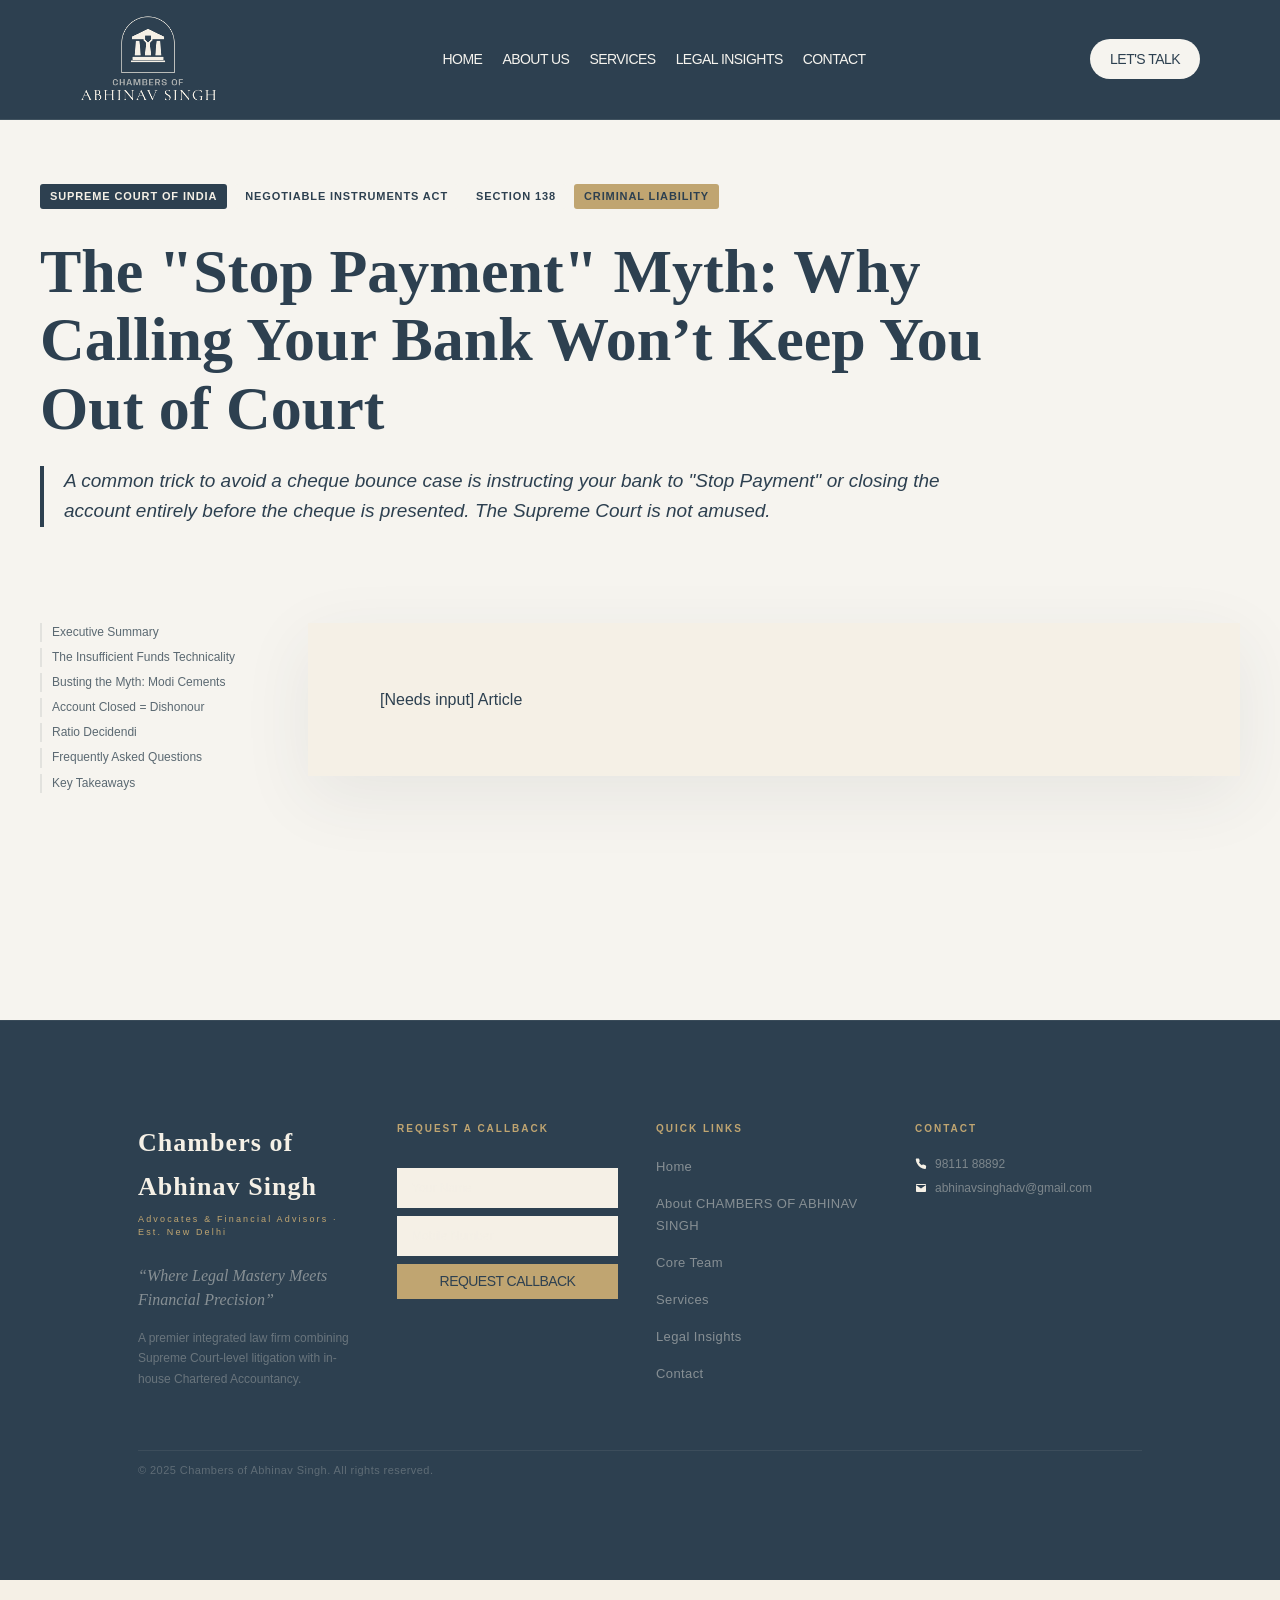
<file: blog/the-stop-payment-myth/index.html>
<!DOCTYPE html><html lang="en" class="jost_3e36cb27-module__GOVEQa__variable cormorant_garamond_97c65d7c-module__KWVokq__variable h-full"><head><meta charset="utf-8">
<meta http-equiv="Content-Security-Policy" content="default-src &#39;self&#39; data: blob:; script-src &#39;self&#39; &#39;unsafe-inline&#39; &#39;unsafe-eval&#39;; style-src &#39;self&#39; &#39;unsafe-inline&#39;; img-src &#39;self&#39; data: blob:; font-src &#39;self&#39; data:; media-src &#39;self&#39; data: blob:; connect-src &#39;self&#39;; frame-src &#39;self&#39;; worker-src &#39;self&#39; blob:; form-action &#39;self&#39;">


<meta name="viewport" content="width=device-width, initial-scale=1"><link rel="stylesheet" href="../../assets/site/_next/static/chunks/3c9st355b9h98.__q189041d8.css" data-precedence="next"><link rel="stylesheet" href="../../assets/site/_next/static/chunks/33ex3e_4hazko.__q189041d8.css" data-precedence="next"><link rel="preload" as="script" fetchpriority="low" href="../../assets/site/_next/static/chunks/0iq1i69206cyl.__q189041d8.js"><title>Chambers of Abhinav Singh</title><meta name="description" content="Personal counsel, carefully argued."><link rel="icon" href="data:image/svg+xml,%3Csvg%20xmlns%3D%22http%3A%2F%2Fwww.w3.org%2F2000%2Fsvg%22%20width%3D%22200%22%20height%3D%22200%22%20viewBox%3D%220%200%20200%20200%22%3E%3Cdefs%3E%3Cpath%20id%3D%22scl-monogram-ring%22%20d%3D%22M26%2C100a74%2C74%200%201%2C1%20148%2C0a74%2C74%200%201%2C1%20-148%2C0%22%2F%3E%3C%2Fdefs%3E%3Ccircle%20cx%3D%22100%22%20cy%3D%22100%22%20r%3D%2297%22%20fill%3D%22white%22%20stroke%3D%22%2317243b%22%20stroke-width%3D%223%22%2F%3E%3Ccircle%20cx%3D%22100%22%20cy%3D%22100%22%20r%3D%2258%22%20fill%3D%22none%22%20stroke%3D%22%23c6b296%22%20stroke-width%3D%221.5%22%2F%3E%3Ctext%20font-family%3D%22%26apos%3BDM%20Serif%20Display%26apos%3B%2C%20Georgia%2C%20%26apos%3BTimes%20New%20Roman%26apos%3B%2C%20serif%22%20font-size%3D%2216%22%20letter-spacing%3D%222.88%22%20fill%3D%22%2317243b%22%3E%3CtextPath%20href%3D%22%23scl-monogram-ring%22%20startOffset%3D%2225%25%22%20text-anchor%3D%22middle%22%20dominant-baseline%3D%22middle%22%3ECHAMBERS%20OF%20ABHINAV%20SINGH%3C%2FtextPath%3E%3C%2Ftext%3E%3Ctext%20x%3D%22100%22%20y%3D%22100%22%20text-anchor%3D%22middle%22%20dominant-baseline%3D%22central%22%20font-family%3D%22%26apos%3BDM%20Serif%20Display%26apos%3B%2C%20Georgia%2C%20%26apos%3BTimes%20New%20Roman%26apos%3B%2C%20serif%22%20font-size%3D%2240%22%20font-weight%3D%22600%22%20fill%3D%22%2317243b%22%3ECAS%3C%2Ftext%3E%3C%2Fsvg%3E"><link rel="stylesheet" href="../../brand/brand.css">
<style data-sclf-ua-colours>:where(button,input,select,textarea){color:var(--sar-color-auto-000000, #2d4050)}:where(input,select,textarea){background-color:var(--sar-color-auto-ffffff, #f5f0e6)}</style><style data-sclf-logo-fit>img[data-sclf-logo]{object-fit:contain!important;max-height:100%!important}</style></head><body class="min-h-full flex flex-col bg-white"><div hidden=""></div><div class="min-h-screen bg-[#f8f3eb] text-[#1a1a1a]"><header class="sticky top-0 z-50 border-b border-white/10 bg-[#6b1f2a]" data-sar-section="blog-the-stop-payment-myth/s01-navigation" data-sar-type="navigation"><div class="mx-auto flex w-full max-w-[1570px] items-center justify-between px-5 py-4 sm:px-8 md:px-12 lg:px-20"><a class="inline-flex items-center" href="../../index.html"><button type="button" class="inline-flex cursor-pointer items-center gap-2.5 transition-opacity duration-200 hover:opacity-80" aria-label="Go to home"><span class="chambers-logo"><svg width="0" height="0" aria-hidden="true" focusable="false" style="position:absolute"><defs><filter id="chambers-logo-ink" color-interpolation-filters="sRGB"><feColorMatrix type="matrix" values="0 0 0 0 .96  0 0 0 0 .94  0 0 0 0 .9  -.336 -1.13 -.114 0 1.48"></feColorMatrix></filter></defs></svg><img src="../../assets/chambers/chambers-logo.jpg" width="1188" height="750" alt="Chambers of Abhinav Singh"></span></button></a><nav class="hidden items-center gap-5 md:flex"><a class="font-jost text-sm font-normal uppercase tracking-[-0.54px] text-[#f9f5ea] transition-opacity duration-200 hover:opacity-80" href="../../index.html">Home</a><a class="font-jost text-sm font-normal uppercase tracking-[-0.54px] text-[#f9f5ea] transition-opacity duration-200 hover:opacity-80" href="../../index.html#about-us">About Us</a><a class="font-jost text-sm font-normal uppercase tracking-[-0.54px] text-[#f9f5ea] transition-opacity duration-200 hover:opacity-80" href="../../index.html#services">Services</a><a class="font-jost text-sm font-normal uppercase tracking-[-0.54px] text-[#f9f5ea] transition-opacity duration-200 hover:opacity-80" href="../../blog/index.html">Legal Insights</a><a class="font-jost text-sm font-normal uppercase tracking-[-0.54px] text-[#f9f5ea] transition-opacity duration-200 hover:opacity-80" href="../../index.html#contact">Contact</a></nav><a class="rounded-full bg-[#f9f5ea] px-5 py-2.5 font-jost text-sm font-normal uppercase tracking-[-0.54px] text-[#1a1a1a] transition-all duration-200 hover:bg-white" href="../../index.html#contact">Let&#39;s talk</a></div></header>
<div class="w-full" data-sar-section="blog-the-stop-payment-myth/s02-faq" data-sar-type="faq"><main class="BlogArticle-module__iFhOjW__page"><header class="BlogArticle-module__iFhOjW__header"><div class="BlogArticle-module__iFhOjW__tagStrip"><span class="BlogArticle-module__iFhOjW__tag BlogArticle-module__iFhOjW__tagCourt">Supreme Court of India</span><span class="BlogArticle-module__iFhOjW__tag">Negotiable Instruments Act</span><span class="BlogArticle-module__iFhOjW__tag">Section 138</span><span class="BlogArticle-module__iFhOjW__tag BlogArticle-module__iFhOjW__tagStatusYes">Criminal Liability</span></div><h1>The &quot;Stop Payment&quot; Myth: Why Calling Your Bank Won’t Keep You Out of Court</h1><p class="BlogArticle-module__iFhOjW__articleDeck">A common trick to avoid a cheque bounce case is instructing your bank to &quot;Stop Payment&quot; or closing the account entirely before the cheque is presented. The Supreme Court is not amused.</p></header><div class="BlogArticle-module__iFhOjW__layout"><nav class="BlogArticle-module__iFhOjW__toc" aria-label=""><ul><li><a href="#executive-summary">Executive Summary</a></li><li><a href="#the-technicality">The Insufficient Funds Technicality</a></li><li><a href="#modi-cements">Busting the Myth: Modi Cements</a></li><li><a href="#account-closed">Account Closed = Dishonour</a></li><li><a href="#ratio-decidendi">Ratio Decidendi</a></li><li><a href="#frequently-asked-questions">Frequently Asked Questions</a></li><li><a href="#key-takeaways">Key Takeaways</a></li></ul></nav><article class="BlogArticle-module__iFhOjW__articleBody"><p>[Needs input] Article</p></article></div></main></div>
<footer class="relative flex w-full flex-col border-t border-white/[0.06] bg-[#111] px-5 sm:px-8 md:px-16 lg:px-[138px] py-14 md:py-[100px] mx-auto overflow-hidden" data-sar-section="blog-the-stop-payment-myth/s03-footer" data-sar-type="footer"><div class="flex w-full flex-col gap-10 md:gap-[61px]"><div class="grid grid-cols-1 sm:grid-cols-2 lg:grid-cols-4 gap-10 md:gap-8"><div data-reveal="true" class="sm:col-span-2 lg:col-span-1 max-w-[318px]" style="translate: none; rotate: none; scale: none; transform: translate(0px, 0px); opacity: 1;"><p class="font-cormorant text-[22px] md:text-[26px] font-semibold leading-[44.2px] tracking-[1.04px] text-white">Chambers of Abhinav Singh</p><p class="mt-1 font-jost text-[9px] tracking-[2.16px] text-[#b8935a]">Advocates &amp; Financial Advisors · Est. New Delhi</p><p class="mt-6 font-cormorant text-base italic leading-6 text-white/45">“Where Legal Mastery Meets Financial Precision”</p><p class="mt-4 font-jost text-xs font-light leading-[20.4px] text-white/30">A premier integrated law firm combining Supreme Court-level litigation with in-house Chartered Accountancy.</p></div><div data-reveal="true" class="w-full lg:w-[221px]" style="translate: none; rotate: none; scale: none; transform: translate(0px, 0px); opacity: 1;"><p class="font-jost text-[10px] font-semibold uppercase tracking-[2px] text-[#b8935a]">Request a Callback</p><input type="text" placeholder="Your Name" class="input-gold mt-6 md:mt-8 block h-10 w-full border border-white/10 bg-white/[0.05] px-3.5 font-jost text-xs text-white placeholder:text-white/25"><input type="tel" placeholder="Mobile Number" class="input-gold mt-2 block h-10 w-full border border-white/10 bg-white/[0.05] px-3.5 font-jost text-xs text-white placeholder:text-white/25"><button type="button" class="cursor-pointer mt-2 h-[35px] w-full bg-[#b8935a] font-jost text-sm uppercase tracking-[-0.54px] text-[#1a1a1a] transition-all duration-200 hover:bg-[#c9a46b] hover:shadow-md active:scale-[0.98]">Request Callback</button></div><div data-reveal="true" style="translate: none; rotate: none; scale: none; transform: translate(0px, 0px); opacity: 1;"><p class="font-jost text-[10px] font-semibold uppercase tracking-[2px] text-[#b8935a]">Quick Links</p><ul class="mt-5 space-y-[15px] font-jost text-[13px] font-light leading-[22.1px] tracking-[0.39px] text-white/45"><li><a class="transition-colors duration-200 hover:text-white/70" href="#">Home</a></li><li><a class="transition-colors duration-200 hover:text-white/70" href="#about-us">About CHAMBERS OF ABHINAV SINGH</a></li><li><a class="transition-colors duration-200 hover:text-white/70" href="#team">Core Team</a></li><li><a class="transition-colors duration-200 hover:text-white/70" href="#services">Services</a></li><li><a class="transition-colors duration-200 hover:text-white/70" href="#blogs">Legal Insights</a></li><li><a class="transition-colors duration-200 hover:text-white/70" href="#contact">Contact</a></li></ul></div><div data-reveal="true" style="translate: none; rotate: none; scale: none; transform: translate(0px, 0px); opacity: 1;"><p class="font-jost text-[10px] font-semibold uppercase tracking-[2px] text-[#b8935a]">Contact</p><div class="mt-5 space-y-6"><div><p class="font-jost text-[11px] tracking-[1.1px] text-white/55"></p><p class="font-jost text-xs font-light leading-[20.4px] text-white/40"></p><div class="mt-2 flex items-center gap-2"><img alt="" loading="lazy" width="12" height="12" decoding="async" data-nimg="1" style="color:transparent" src="../../assets/site/images/footer-phone.__q189041d8.svg"><a href="tel:+919811188892" class="font-jost text-xs font-light text-white/40 transition-colors hover:text-white/60">98111 88892</a></div><div class="mt-2 flex items-center gap-2"><img alt="" loading="lazy" width="12" height="12" decoding="async" data-nimg="1" style="color:transparent" src="../../assets/site/images/footer-email.__q189041d8.svg"><a href="mailto:abhinavsinghadv@gmail.com" class="font-jost text-xs font-light text-white/40 break-all transition-colors hover:text-white/60">abhinavsinghadv@gmail.com</a></div></div></div></div></div><div data-reveal="true" class="border-t border-white/[0.07] pt-2.5" style="translate: none; rotate: none; scale: none; transform: translate(0px, 0px); opacity: 1;"><div class="flex flex-col sm:flex-row items-start sm:items-center justify-between gap-2 font-jost text-[11px] font-light leading-[18.7px]"><p class="tracking-[0.44px] text-white/25">© 2025 Chambers of Abhinav Singh. All rights reserved.</p><p class="text-white/20"></p></div></div></div></footer>
</div><next-route-announcer style="position: absolute;"></next-route-announcer><aside data-sclf-disclaimer style="padding:16px 24px;font-size:12px;line-height:1.5;color:var(--sar-color-auto-000000, #2d4050);background-color:var(--sar-color-auto-ffffff, #f5f0e6)">This article is for general information only and is not legal advice. It is not advertising or solicitation of work, and reading it does not create an advocate–client relationship.</aside></body></html>
</file>
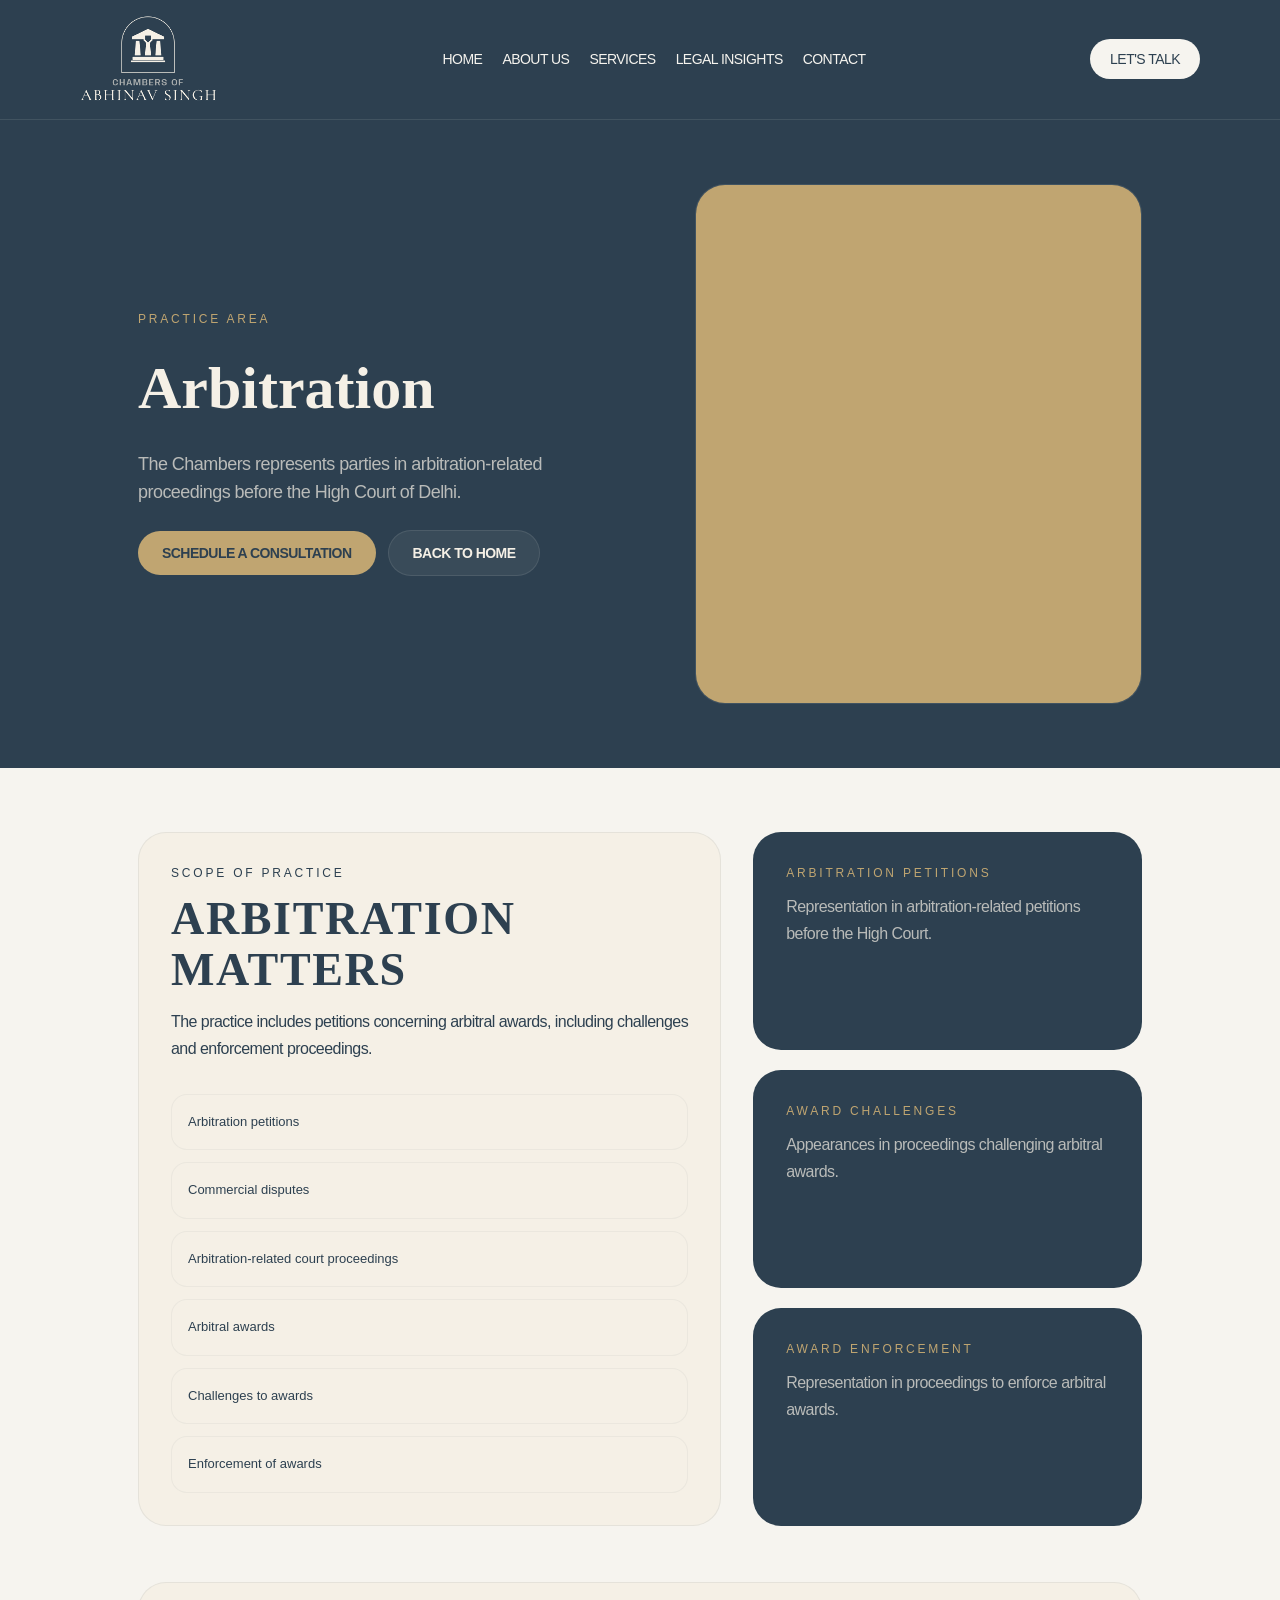
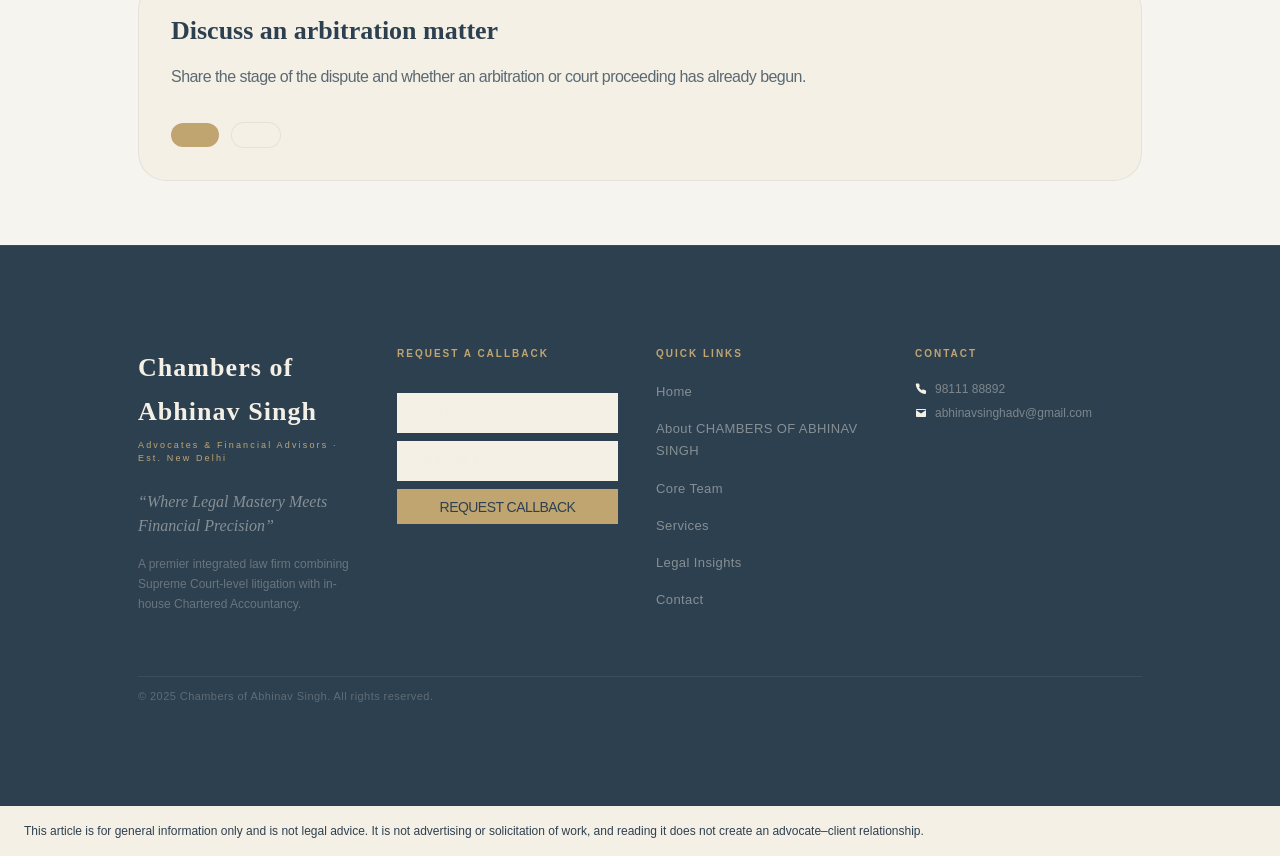
<file: services/audit-tax-financial-advisory/index.html>
<!DOCTYPE html><html lang="en" class="jost_3e36cb27-module__GOVEQa__variable cormorant_garamond_97c65d7c-module__KWVokq__variable h-full"><head><meta charset="utf-8">
<meta http-equiv="Content-Security-Policy" content="default-src &#39;self&#39; data: blob:; script-src &#39;self&#39; &#39;unsafe-inline&#39; &#39;unsafe-eval&#39;; style-src &#39;self&#39; &#39;unsafe-inline&#39;; img-src &#39;self&#39; data: blob:; font-src &#39;self&#39; data:; media-src &#39;self&#39; data: blob:; connect-src &#39;self&#39;; frame-src &#39;self&#39;; worker-src &#39;self&#39; blob:; form-action &#39;self&#39;">


<meta name="viewport" content="width=device-width, initial-scale=1"><link rel="stylesheet" href="../../assets/site/_next/static/chunks/3c9st355b9h98.__q189041d8.css" data-precedence="next"><link rel="preload" as="script" fetchpriority="low" href="../../assets/site/_next/static/chunks/0iq1i69206cyl.__q189041d8.js"><title>Chambers of Abhinav Singh</title><meta name="description" content="Personal counsel, carefully argued."><link rel="icon" href="data:image/svg+xml,%3Csvg%20xmlns%3D%22http%3A%2F%2Fwww.w3.org%2F2000%2Fsvg%22%20width%3D%22200%22%20height%3D%22200%22%20viewBox%3D%220%200%20200%20200%22%3E%3Cdefs%3E%3Cpath%20id%3D%22scl-monogram-ring%22%20d%3D%22M26%2C100a74%2C74%200%201%2C1%20148%2C0a74%2C74%200%201%2C1%20-148%2C0%22%2F%3E%3C%2Fdefs%3E%3Ccircle%20cx%3D%22100%22%20cy%3D%22100%22%20r%3D%2297%22%20fill%3D%22white%22%20stroke%3D%22%2317243b%22%20stroke-width%3D%223%22%2F%3E%3Ccircle%20cx%3D%22100%22%20cy%3D%22100%22%20r%3D%2258%22%20fill%3D%22none%22%20stroke%3D%22%23c6b296%22%20stroke-width%3D%221.5%22%2F%3E%3Ctext%20font-family%3D%22%26apos%3BDM%20Serif%20Display%26apos%3B%2C%20Georgia%2C%20%26apos%3BTimes%20New%20Roman%26apos%3B%2C%20serif%22%20font-size%3D%2216%22%20letter-spacing%3D%222.88%22%20fill%3D%22%2317243b%22%3E%3CtextPath%20href%3D%22%23scl-monogram-ring%22%20startOffset%3D%2225%25%22%20text-anchor%3D%22middle%22%20dominant-baseline%3D%22middle%22%3ECHAMBERS%20OF%20ABHINAV%20SINGH%3C%2FtextPath%3E%3C%2Ftext%3E%3Ctext%20x%3D%22100%22%20y%3D%22100%22%20text-anchor%3D%22middle%22%20dominant-baseline%3D%22central%22%20font-family%3D%22%26apos%3BDM%20Serif%20Display%26apos%3B%2C%20Georgia%2C%20%26apos%3BTimes%20New%20Roman%26apos%3B%2C%20serif%22%20font-size%3D%2240%22%20font-weight%3D%22600%22%20fill%3D%22%2317243b%22%3ECAS%3C%2Ftext%3E%3C%2Fsvg%3E"><link rel="stylesheet" href="../../brand/brand.css">
<style data-sclf-ua-colours>:where(button,input,select,textarea){color:var(--sar-color-auto-000000, #2d4050)}:where(input,select,textarea){background-color:var(--sar-color-auto-ffffff, #f5f0e6)}</style><style data-sclf-logo-fit>img[data-sclf-logo]{object-fit:contain!important;max-height:100%!important}</style></head><body class="min-h-full flex flex-col bg-white"><div hidden=""></div><div class="min-h-screen bg-[#f8f3eb] text-[#1a1a1a]"><header class="sticky top-0 z-50 border-b border-white/10 bg-[#6b1f2a]" data-sar-section="services-audit-tax-financial-advisory/s01-navigation" data-sar-type="navigation"><div class="mx-auto flex w-full max-w-[1570px] items-center justify-between px-5 py-4 sm:px-8 md:px-12 lg:px-20"><a class="inline-flex items-center" href="../../index.html"><button type="button" class="inline-flex cursor-pointer items-center gap-2.5 transition-opacity duration-200 hover:opacity-80" aria-label="Go to home"><span class="chambers-logo"><svg width="0" height="0" aria-hidden="true" focusable="false" style="position:absolute"><defs><filter id="chambers-logo-ink" color-interpolation-filters="sRGB"><feColorMatrix type="matrix" values="0 0 0 0 .96  0 0 0 0 .94  0 0 0 0 .9  -.336 -1.13 -.114 0 1.48"></feColorMatrix></filter></defs></svg><img src="../../assets/chambers/chambers-logo.jpg" width="1188" height="750" alt="Chambers of Abhinav Singh"></span></button></a><nav class="hidden items-center gap-5 md:flex"><a class="font-jost text-sm font-normal uppercase tracking-[-0.54px] text-[#f9f5ea] transition-opacity duration-200 hover:opacity-80" href="../../index.html">Home</a><a class="font-jost text-sm font-normal uppercase tracking-[-0.54px] text-[#f9f5ea] transition-opacity duration-200 hover:opacity-80" href="../../index.html#about-us">About Us</a><a class="font-jost text-sm font-normal uppercase tracking-[-0.54px] text-[#f9f5ea] transition-opacity duration-200 hover:opacity-80" href="../../index.html#services">Services</a><a class="font-jost text-sm font-normal uppercase tracking-[-0.54px] text-[#f9f5ea] transition-opacity duration-200 hover:opacity-80" href="../../blog/index.html">Legal Insights</a><a class="font-jost text-sm font-normal uppercase tracking-[-0.54px] text-[#f9f5ea] transition-opacity duration-200 hover:opacity-80" href="../../index.html#contact">Contact</a></nav><a class="rounded-full bg-[#f9f5ea] px-5 py-2.5 font-jost text-sm font-normal uppercase tracking-[-0.54px] text-[#1a1a1a] transition-all duration-200 hover:bg-white" href="../../index.html#contact">Let&#39;s talk</a></div></header>
<div class="w-full" data-sar-section="services-audit-tax-financial-advisory/s02-hero" data-sar-type="hero"><main class="flex min-h-screen flex-col bg-[#f8f3eb] text-[#1a1a1a]"><section class="relative overflow-hidden bg-[#1a1a1a] px-5 py-16 sm:px-8 md:px-16 lg:px-[138px]"><div class="mx-auto flex max-w-[1570px] flex-col gap-12 lg:grid lg:grid-cols-[1.05fr_0.95fr] lg:items-center lg:gap-16"><div class="flex flex-col gap-6"><p class="font-jost text-xs tracking-[2.8px] text-[#b8935a] uppercase">Practice Area</p><h1 class="font-cormorant text-[34px] sm:text-[44px] md:text-[52px] lg:text-[60px] font-semibold leading-tight text-white">Arbitration</h1><p class="max-w-[720px] font-jost text-base md:text-lg font-light leading-[28px] tracking-[-0.54px] text-white/70">The Chambers represents parties in arbitration-related proceedings before the High Court of Delhi.</p><div class="flex flex-col gap-3 sm:flex-row sm:items-center"><a class="inline-flex w-full items-center justify-center rounded-full bg-[#b8935a] px-6 py-3 text-sm font-semibold uppercase tracking-[-0.54px] text-[#1a1a1a] transition duration-200 hover:bg-[#c9a46b] sm:w-auto" href="../../index.html#contact">Schedule a Consultation</a><a class="inline-flex w-full items-center justify-center rounded-full border border-white/10 bg-white/[0.06] px-6 py-3 text-sm font-semibold uppercase tracking-[-0.54px] text-white transition duration-200 hover:border-[#b8935a] hover:text-white sm:w-auto" href="../../index.html">Back to Home</a></div></div><div class="relative h-[360px] sm:h-[420px] md:h-[520px] rounded-[30px] overflow-hidden border border-white/[0.1] bg-[#111]"><img alt="Arbitration" decoding="async" data-nimg="fill" class="object-cover" style="position:absolute;height:100%;width:100%;left:0;top:0;right:0;bottom:0;color:transparent" sizes="(max-width: 768px) 100vw, 640px" src="data:image/svg+xml,%3Csvg%20xmlns%3D%22http%3A%2F%2Fwww.w3.org%2F2000%2Fsvg%22%20viewBox%3D%220%200%2016%209%22%3E%3Crect%20width%3D%2216%22%20height%3D%229%22%20fill%3D%22%23c0a571%22%2F%3E%3C%2Fsvg%3E"></div></div></section><section class="bg-[#f8f3eb] px-5 py-16 sm:px-8 md:px-16 lg:px-[138px]"><div class="mx-auto flex max-w-[1240px] flex-col gap-14"><div class="grid gap-8 lg:grid-cols-[1.2fr_0.8fr]"><div class="rounded-[28px] border border-black/[0.08] bg-white p-8 shadow-[0_18px_60px_rgba(16,24,40,0.08)]"><p class="font-jost text-xs tracking-[2.8px] text-[#b8935a]">Scope of practice</p><h2 class="mt-3 font-cormorant text-[30px] md:text-[38px] font-semibold leading-tight text-[#1a1a1a]">Arbitration Matters</h2><p class="mt-5 font-jost text-base leading-[27px] tracking-[-0.54px] text-[#444]">The practice includes petitions concerning arbitral awards, including challenges and enforcement proceedings.</p><ul class="mt-8 grid gap-3 text-[13px] font-light leading-[22.5px] text-[#1a1a1a]"><li class="flex items-start gap-3 rounded-2xl border border-black/[0.05] bg-[#faf7f2] px-4 py-4">Arbitration petitions</li><li class="flex items-start gap-3 rounded-2xl border border-black/[0.05] bg-[#faf7f2] px-4 py-4">Commercial disputes</li><li class="flex items-start gap-3 rounded-2xl border border-black/[0.05] bg-[#faf7f2] px-4 py-4">Arbitration-related court proceedings</li><li class="flex items-start gap-3 rounded-2xl border border-black/[0.05] bg-[#faf7f2] px-4 py-4">Arbitral awards</li><li class="flex items-start gap-3 rounded-2xl border border-black/[0.05] bg-[#faf7f2] px-4 py-4">Challenges to awards</li><li class="flex items-start gap-3 rounded-2xl border border-black/[0.05] bg-[#faf7f2] px-4 py-4">Enforcement of awards</li></ul></div><div class="grid gap-5"><div class="rounded-[28px] border border-black/[0.08] bg-[#1a1a1a] p-8 text-white shadow-[0_16px_40px_rgba(0,0,0,0.08)]"><p class="font-jost text-xs tracking-[2.8px] text-[#b8935a] uppercase">Arbitration petitions</p><p class="mt-3 font-jost text-base leading-[27px] tracking-[-0.54px] text-white/70">Representation in arbitration-related petitions before the High Court.</p></div><div class="rounded-[28px] border border-black/[0.08] bg-[#1a1a1a] p-8 text-white shadow-[0_16px_40px_rgba(0,0,0,0.08)]"><p class="font-jost text-xs tracking-[2.8px] text-[#b8935a] uppercase">Award challenges</p><p class="mt-3 font-jost text-base leading-[27px] tracking-[-0.54px] text-white/70">Appearances in proceedings challenging arbitral awards.</p></div><div class="rounded-[28px] border border-black/[0.08] bg-[#1a1a1a] p-8 text-white shadow-[0_16px_40px_rgba(0,0,0,0.08)]"><p class="font-jost text-xs tracking-[2.8px] text-[#b8935a] uppercase">Award enforcement</p><p class="mt-3 font-jost text-base leading-[27px] tracking-[-0.54px] text-white/70">Representation in proceedings to enforce arbitral awards.</p></div></div></div><div class="rounded-[28px] border border-black/[0.08] bg-white p-8"><h3 class="font-cormorant text-[26px] font-semibold leading-tight text-[#1a1a1a]">Discuss an arbitration matter</h3><p class="mt-4 max-w-[860px] font-jost text-base leading-[27px] tracking-[-0.54px] text-[#4d4d4d]">Share the stage of the dispute and whether an arbitration or court proceeding has already begun.</p><div class="mt-8 flex flex-col gap-3 sm:flex-row sm:items-center"><a class="inline-flex items-center justify-center rounded-full bg-[#b8935a] px-6 py-3 text-sm font-semibold uppercase tracking-[-0.54px] text-[#1a1a1a] transition duration-200 hover:bg-[#c9a46b]" href="../../index.html#contact"></a><a class="inline-flex items-center justify-center rounded-full border border-black/[0.08] bg-white px-6 py-3 text-sm font-semibold uppercase tracking-[-0.54px] text-[#1a1a1a] transition duration-200 hover:border-[#b8935a]" href="../../index.html"></a></div></div></div></section></main></div>
<footer class="relative flex w-full flex-col border-t border-white/[0.06] bg-[#111] px-5 sm:px-8 md:px-16 lg:px-[138px] py-14 md:py-[100px] mx-auto overflow-hidden" data-sar-section="services-audit-tax-financial-advisory/s03-footer" data-sar-type="footer"><div class="flex w-full flex-col gap-10 md:gap-[61px]"><div class="grid grid-cols-1 sm:grid-cols-2 lg:grid-cols-4 gap-10 md:gap-8"><div data-reveal="true" class="sm:col-span-2 lg:col-span-1 max-w-[318px]" style="translate: none; rotate: none; scale: none; transform: translate(0px, 0px); opacity: 1;"><p class="font-cormorant text-[22px] md:text-[26px] font-semibold leading-[44.2px] tracking-[1.04px] text-white">Chambers of Abhinav Singh</p><p class="mt-1 font-jost text-[9px] tracking-[2.16px] text-[#b8935a]">Advocates &amp; Financial Advisors · Est. New Delhi</p><p class="mt-6 font-cormorant text-base italic leading-6 text-white/45">“Where Legal Mastery Meets Financial Precision”</p><p class="mt-4 font-jost text-xs font-light leading-[20.4px] text-white/30">A premier integrated law firm combining Supreme Court-level litigation with in-house Chartered Accountancy.</p></div><div data-reveal="true" class="w-full lg:w-[221px]" style="translate: none; rotate: none; scale: none; transform: translate(0px, 0px); opacity: 1;"><p class="font-jost text-[10px] font-semibold uppercase tracking-[2px] text-[#b8935a]">Request a Callback</p><input type="text" placeholder="Your Name" class="input-gold mt-6 md:mt-8 block h-10 w-full border border-white/10 bg-white/[0.05] px-3.5 font-jost text-xs text-white placeholder:text-white/25"><input type="tel" placeholder="Mobile Number" class="input-gold mt-2 block h-10 w-full border border-white/10 bg-white/[0.05] px-3.5 font-jost text-xs text-white placeholder:text-white/25"><button type="button" class="cursor-pointer mt-2 h-[35px] w-full bg-[#b8935a] font-jost text-sm uppercase tracking-[-0.54px] text-[#1a1a1a] transition-all duration-200 hover:bg-[#c9a46b] hover:shadow-md active:scale-[0.98]">Request Callback</button></div><div data-reveal="true" style="translate: none; rotate: none; scale: none; transform: translate(0px, 0px); opacity: 1;"><p class="font-jost text-[10px] font-semibold uppercase tracking-[2px] text-[#b8935a]">Quick Links</p><ul class="mt-5 space-y-[15px] font-jost text-[13px] font-light leading-[22.1px] tracking-[0.39px] text-white/45"><li><a class="transition-colors duration-200 hover:text-white/70" href="#">Home</a></li><li><a class="transition-colors duration-200 hover:text-white/70" href="#about-us">About CHAMBERS OF ABHINAV SINGH</a></li><li><a class="transition-colors duration-200 hover:text-white/70" href="#team">Core Team</a></li><li><a class="transition-colors duration-200 hover:text-white/70" href="#services">Services</a></li><li><a class="transition-colors duration-200 hover:text-white/70" href="#blogs">Legal Insights</a></li><li><a class="transition-colors duration-200 hover:text-white/70" href="#contact">Contact</a></li></ul></div><div data-reveal="true" style="translate: none; rotate: none; scale: none; transform: translate(0px, 0px); opacity: 1;"><p class="font-jost text-[10px] font-semibold uppercase tracking-[2px] text-[#b8935a]">Contact</p><div class="mt-5 space-y-6"><div><p class="font-jost text-[11px] tracking-[1.1px] text-white/55"></p><p class="font-jost text-xs font-light leading-[20.4px] text-white/40"></p><div class="mt-2 flex items-center gap-2"><img alt="" loading="lazy" width="12" height="12" decoding="async" data-nimg="1" style="color:transparent" src="../../assets/site/images/footer-phone.__q189041d8.svg"><a href="tel:+919811188892" class="font-jost text-xs font-light text-white/40 transition-colors hover:text-white/60">98111 88892</a></div><div class="mt-2 flex items-center gap-2"><img alt="" loading="lazy" width="12" height="12" decoding="async" data-nimg="1" style="color:transparent" src="../../assets/site/images/footer-email.__q189041d8.svg"><a href="mailto:abhinavsinghadv@gmail.com" class="font-jost text-xs font-light text-white/40 break-all transition-colors hover:text-white/60">abhinavsinghadv@gmail.com</a></div></div></div></div></div><div data-reveal="true" class="border-t border-white/[0.07] pt-2.5" style="translate: none; rotate: none; scale: none; transform: translate(0px, 0px); opacity: 1;"><div class="flex flex-col sm:flex-row items-start sm:items-center justify-between gap-2 font-jost text-[11px] font-light leading-[18.7px]"><p class="tracking-[0.44px] text-white/25">© 2025 Chambers of Abhinav Singh. All rights reserved.</p><p class="text-white/20"></p></div></div></div></footer>
</div><next-route-announcer style="position: absolute;"></next-route-announcer><aside data-sclf-disclaimer style="padding:16px 24px;font-size:12px;line-height:1.5;color:var(--sar-color-auto-000000, #2d4050);background-color:var(--sar-color-auto-ffffff, #f5f0e6)">This article is for general information only and is not legal advice. It is not advertising or solicitation of work, and reading it does not create an advocate–client relationship.</aside></body></html>
</file>
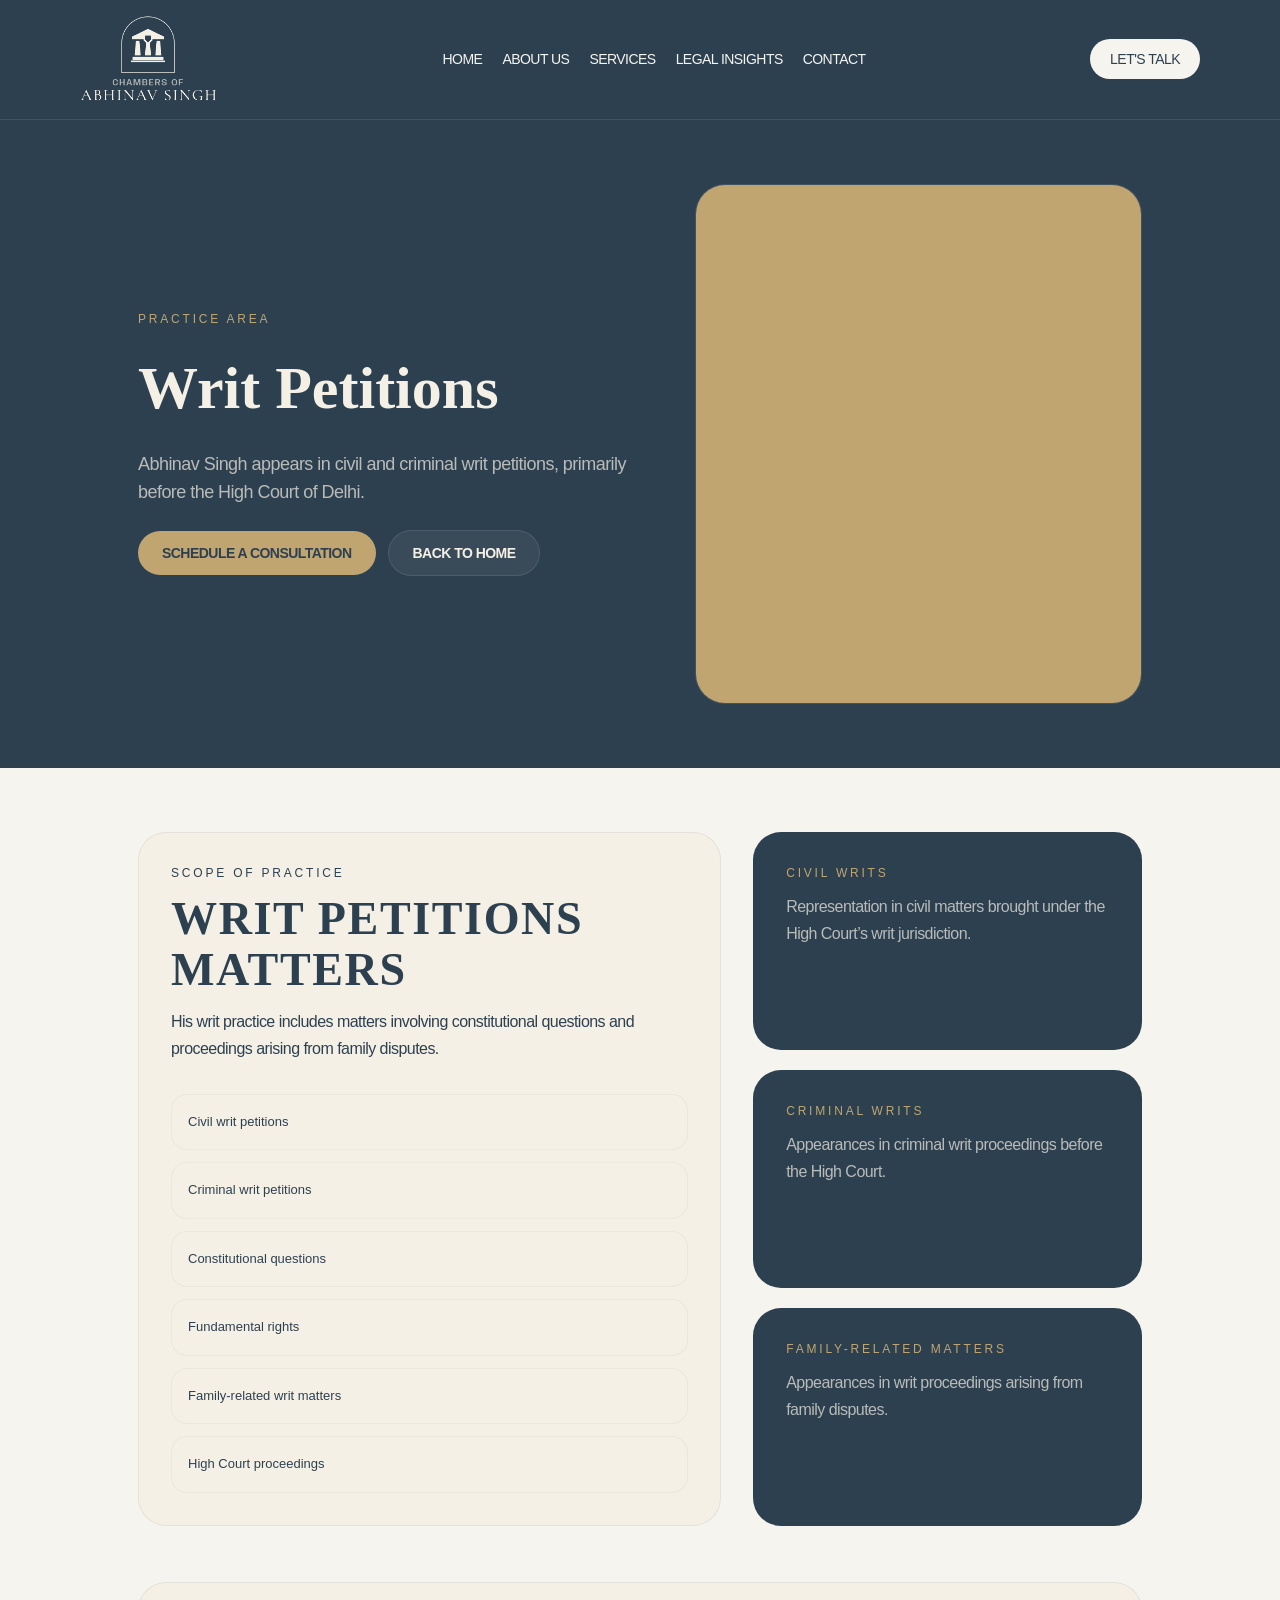
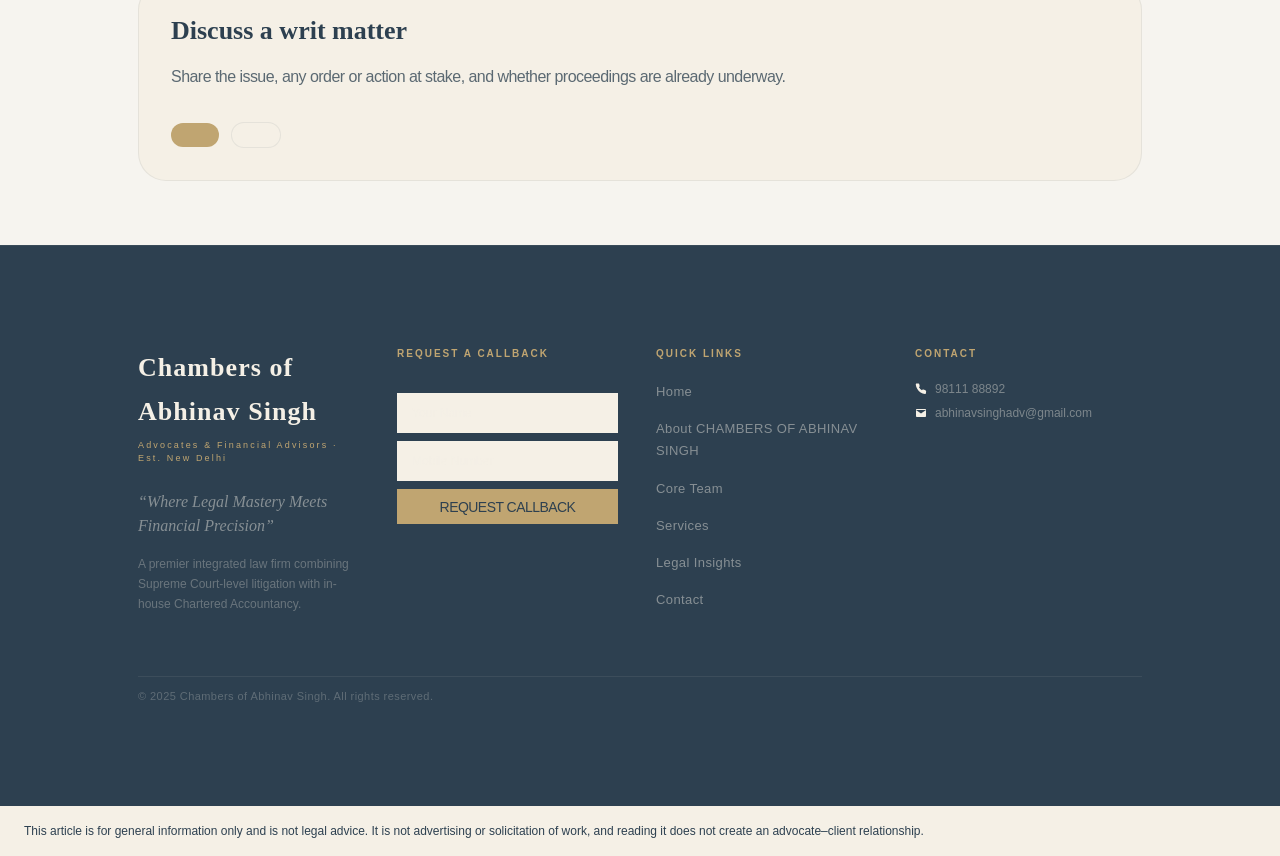
<file: services/corporate-commercial-law/index.html>
<!DOCTYPE html><html lang="en" class="jost_3e36cb27-module__GOVEQa__variable cormorant_garamond_97c65d7c-module__KWVokq__variable h-full"><head><meta charset="utf-8">
<meta http-equiv="Content-Security-Policy" content="default-src &#39;self&#39; data: blob:; script-src &#39;self&#39; &#39;unsafe-inline&#39; &#39;unsafe-eval&#39;; style-src &#39;self&#39; &#39;unsafe-inline&#39;; img-src &#39;self&#39; data: blob:; font-src &#39;self&#39; data:; media-src &#39;self&#39; data: blob:; connect-src &#39;self&#39;; frame-src &#39;self&#39;; worker-src &#39;self&#39; blob:; form-action &#39;self&#39;">


<meta name="viewport" content="width=device-width, initial-scale=1"><link rel="stylesheet" href="../../assets/site/_next/static/chunks/3c9st355b9h98.__q189041d8.css" data-precedence="next"><link rel="preload" as="script" fetchpriority="low" href="../../assets/site/_next/static/chunks/0iq1i69206cyl.__q189041d8.js"><title>Chambers of Abhinav Singh</title><meta name="description" content="Personal counsel, carefully argued."><link rel="icon" href="data:image/svg+xml,%3Csvg%20xmlns%3D%22http%3A%2F%2Fwww.w3.org%2F2000%2Fsvg%22%20width%3D%22200%22%20height%3D%22200%22%20viewBox%3D%220%200%20200%20200%22%3E%3Cdefs%3E%3Cpath%20id%3D%22scl-monogram-ring%22%20d%3D%22M26%2C100a74%2C74%200%201%2C1%20148%2C0a74%2C74%200%201%2C1%20-148%2C0%22%2F%3E%3C%2Fdefs%3E%3Ccircle%20cx%3D%22100%22%20cy%3D%22100%22%20r%3D%2297%22%20fill%3D%22white%22%20stroke%3D%22%2317243b%22%20stroke-width%3D%223%22%2F%3E%3Ccircle%20cx%3D%22100%22%20cy%3D%22100%22%20r%3D%2258%22%20fill%3D%22none%22%20stroke%3D%22%23c6b296%22%20stroke-width%3D%221.5%22%2F%3E%3Ctext%20font-family%3D%22%26apos%3BDM%20Serif%20Display%26apos%3B%2C%20Georgia%2C%20%26apos%3BTimes%20New%20Roman%26apos%3B%2C%20serif%22%20font-size%3D%2216%22%20letter-spacing%3D%222.88%22%20fill%3D%22%2317243b%22%3E%3CtextPath%20href%3D%22%23scl-monogram-ring%22%20startOffset%3D%2225%25%22%20text-anchor%3D%22middle%22%20dominant-baseline%3D%22middle%22%3ECHAMBERS%20OF%20ABHINAV%20SINGH%3C%2FtextPath%3E%3C%2Ftext%3E%3Ctext%20x%3D%22100%22%20y%3D%22100%22%20text-anchor%3D%22middle%22%20dominant-baseline%3D%22central%22%20font-family%3D%22%26apos%3BDM%20Serif%20Display%26apos%3B%2C%20Georgia%2C%20%26apos%3BTimes%20New%20Roman%26apos%3B%2C%20serif%22%20font-size%3D%2240%22%20font-weight%3D%22600%22%20fill%3D%22%2317243b%22%3ECAS%3C%2Ftext%3E%3C%2Fsvg%3E"><link rel="stylesheet" href="../../brand/brand.css">
<style data-sclf-ua-colours>:where(button,input,select,textarea){color:var(--sar-color-auto-000000, #2d4050)}:where(input,select,textarea){background-color:var(--sar-color-auto-ffffff, #f5f0e6)}</style><style data-sclf-logo-fit>img[data-sclf-logo]{object-fit:contain!important;max-height:100%!important}</style></head><body class="min-h-full flex flex-col bg-white"><div hidden=""></div><div class="min-h-screen bg-[#f8f3eb] text-[#1a1a1a]"><header class="sticky top-0 z-50 border-b border-white/10 bg-[#6b1f2a]" data-sar-section="services-corporate-commercial-law/s01-navigation" data-sar-type="navigation"><div class="mx-auto flex w-full max-w-[1570px] items-center justify-between px-5 py-4 sm:px-8 md:px-12 lg:px-20"><a class="inline-flex items-center" href="../../index.html"><button type="button" class="inline-flex cursor-pointer items-center gap-2.5 transition-opacity duration-200 hover:opacity-80" aria-label="Go to home"><span class="chambers-logo"><svg width="0" height="0" aria-hidden="true" focusable="false" style="position:absolute"><defs><filter id="chambers-logo-ink" color-interpolation-filters="sRGB"><feColorMatrix type="matrix" values="0 0 0 0 .96  0 0 0 0 .94  0 0 0 0 .9  -.336 -1.13 -.114 0 1.48"></feColorMatrix></filter></defs></svg><img src="../../assets/chambers/chambers-logo.jpg" width="1188" height="750" alt="Chambers of Abhinav Singh"></span></button></a><nav class="hidden items-center gap-5 md:flex"><a class="font-jost text-sm font-normal uppercase tracking-[-0.54px] text-[#f9f5ea] transition-opacity duration-200 hover:opacity-80" href="../../index.html">Home</a><a class="font-jost text-sm font-normal uppercase tracking-[-0.54px] text-[#f9f5ea] transition-opacity duration-200 hover:opacity-80" href="../../index.html#about-us">About Us</a><a class="font-jost text-sm font-normal uppercase tracking-[-0.54px] text-[#f9f5ea] transition-opacity duration-200 hover:opacity-80" href="../../index.html#services">Services</a><a class="font-jost text-sm font-normal uppercase tracking-[-0.54px] text-[#f9f5ea] transition-opacity duration-200 hover:opacity-80" href="../../blog/index.html">Legal Insights</a><a class="font-jost text-sm font-normal uppercase tracking-[-0.54px] text-[#f9f5ea] transition-opacity duration-200 hover:opacity-80" href="../../index.html#contact">Contact</a></nav><a class="rounded-full bg-[#f9f5ea] px-5 py-2.5 font-jost text-sm font-normal uppercase tracking-[-0.54px] text-[#1a1a1a] transition-all duration-200 hover:bg-white" href="../../index.html#contact">Let&#39;s talk</a></div></header>
<div class="w-full" data-sar-section="services-corporate-commercial-law/s02-hero" data-sar-type="hero"><main class="flex min-h-screen flex-col bg-[#f8f3eb] text-[#1a1a1a]"><section class="relative overflow-hidden bg-[#1a1a1a] px-5 py-16 sm:px-8 md:px-16 lg:px-[138px]"><div class="mx-auto flex max-w-[1570px] flex-col gap-12 lg:grid lg:grid-cols-[1.05fr_0.95fr] lg:items-center lg:gap-16"><div class="flex flex-col gap-6"><p class="font-jost text-xs tracking-[2.8px] text-[#b8935a] uppercase">Practice Area</p><h1 class="font-cormorant text-[34px] sm:text-[44px] md:text-[52px] lg:text-[60px] font-semibold leading-tight text-white">Writ Petitions</h1><p class="max-w-[720px] font-jost text-base md:text-lg font-light leading-[28px] tracking-[-0.54px] text-white/70">Abhinav Singh appears in civil and criminal writ petitions, primarily before the High Court of Delhi.</p><div class="flex flex-col gap-3 sm:flex-row sm:items-center"><a class="inline-flex w-full items-center justify-center rounded-full bg-[#b8935a] px-6 py-3 text-sm font-semibold uppercase tracking-[-0.54px] text-[#1a1a1a] transition duration-200 hover:bg-[#c9a46b] sm:w-auto" href="../../index.html#contact">Schedule a Consultation</a><a class="inline-flex w-full items-center justify-center rounded-full border border-white/10 bg-white/[0.06] px-6 py-3 text-sm font-semibold uppercase tracking-[-0.54px] text-white transition duration-200 hover:border-[#b8935a] hover:text-white sm:w-auto" href="../../index.html">Back to Home</a></div></div><div class="relative h-[360px] sm:h-[420px] md:h-[520px] rounded-[30px] overflow-hidden border border-white/[0.1] bg-[#111]"><img alt="Writ petitions" decoding="async" data-nimg="fill" class="object-cover" style="position:absolute;height:100%;width:100%;left:0;top:0;right:0;bottom:0;color:transparent" sizes="(max-width: 768px) 100vw, 640px" src="data:image/svg+xml,%3Csvg%20xmlns%3D%22http%3A%2F%2Fwww.w3.org%2F2000%2Fsvg%22%20viewBox%3D%220%200%2016%209%22%3E%3Crect%20width%3D%2216%22%20height%3D%229%22%20fill%3D%22%23c0a571%22%2F%3E%3C%2Fsvg%3E"></div></div></section><section class="bg-[#f8f3eb] px-5 py-16 sm:px-8 md:px-16 lg:px-[138px]"><div class="mx-auto flex max-w-[1240px] flex-col gap-14"><div class="grid gap-8 lg:grid-cols-[1.2fr_0.8fr]"><div class="rounded-[28px] border border-black/[0.08] bg-white p-8 shadow-[0_18px_60px_rgba(16,24,40,0.08)]"><p class="font-jost text-xs tracking-[2.8px] text-[#b8935a]">Scope of practice</p><h2 class="mt-3 font-cormorant text-[30px] md:text-[38px] font-semibold leading-tight text-[#1a1a1a]">Writ Petitions Matters</h2><p class="mt-5 font-jost text-base leading-[27px] tracking-[-0.54px] text-[#444]">His writ practice includes matters involving constitutional questions and proceedings arising from family disputes.</p><ul class="mt-8 grid gap-3 text-[13px] font-light leading-[22.5px] text-[#1a1a1a]"><li class="flex items-start gap-3 rounded-2xl border border-black/[0.05] bg-[#faf7f2] px-4 py-4">Civil writ petitions</li><li class="flex items-start gap-3 rounded-2xl border border-black/[0.05] bg-[#faf7f2] px-4 py-4">Criminal writ petitions</li><li class="flex items-start gap-3 rounded-2xl border border-black/[0.05] bg-[#faf7f2] px-4 py-4">Constitutional questions</li><li class="flex items-start gap-3 rounded-2xl border border-black/[0.05] bg-[#faf7f2] px-4 py-4">Fundamental rights</li><li class="flex items-start gap-3 rounded-2xl border border-black/[0.05] bg-[#faf7f2] px-4 py-4">Family-related writ matters</li><li class="flex items-start gap-3 rounded-2xl border border-black/[0.05] bg-[#faf7f2] px-4 py-4">High Court proceedings</li></ul></div><div class="grid gap-5"><div class="rounded-[28px] border border-black/[0.08] bg-[#1a1a1a] p-8 text-white shadow-[0_16px_40px_rgba(0,0,0,0.08)]"><p class="font-jost text-xs tracking-[2.8px] text-[#b8935a] uppercase">Civil writs</p><p class="mt-3 font-jost text-base leading-[27px] tracking-[-0.54px] text-white/70">Representation in civil matters brought under the High Court’s writ jurisdiction.</p></div><div class="rounded-[28px] border border-black/[0.08] bg-[#1a1a1a] p-8 text-white shadow-[0_16px_40px_rgba(0,0,0,0.08)]"><p class="font-jost text-xs tracking-[2.8px] text-[#b8935a] uppercase">Criminal writs</p><p class="mt-3 font-jost text-base leading-[27px] tracking-[-0.54px] text-white/70">Appearances in criminal writ proceedings before the High Court.</p></div><div class="rounded-[28px] border border-black/[0.08] bg-[#1a1a1a] p-8 text-white shadow-[0_16px_40px_rgba(0,0,0,0.08)]"><p class="font-jost text-xs tracking-[2.8px] text-[#b8935a] uppercase">Family-related matters</p><p class="mt-3 font-jost text-base leading-[27px] tracking-[-0.54px] text-white/70">Appearances in writ proceedings arising from family disputes.</p></div></div></div><div class="rounded-[28px] border border-black/[0.08] bg-white p-8"><h3 class="font-cormorant text-[26px] font-semibold leading-tight text-[#1a1a1a]">Discuss a writ matter</h3><p class="mt-4 max-w-[860px] font-jost text-base leading-[27px] tracking-[-0.54px] text-[#4d4d4d]">Share the issue, any order or action at stake, and whether proceedings are already underway.</p><div class="mt-8 flex flex-col gap-3 sm:flex-row sm:items-center"><a class="inline-flex items-center justify-center rounded-full bg-[#b8935a] px-6 py-3 text-sm font-semibold uppercase tracking-[-0.54px] text-[#1a1a1a] transition duration-200 hover:bg-[#c9a46b]" href="../../index.html#contact"></a><a class="inline-flex items-center justify-center rounded-full border border-black/[0.08] bg-white px-6 py-3 text-sm font-semibold uppercase tracking-[-0.54px] text-[#1a1a1a] transition duration-200 hover:border-[#b8935a]" href="../../index.html"></a></div></div></div></section></main></div>
<footer class="relative flex w-full flex-col border-t border-white/[0.06] bg-[#111] px-5 sm:px-8 md:px-16 lg:px-[138px] py-14 md:py-[100px] mx-auto overflow-hidden" data-sar-section="services-corporate-commercial-law/s03-footer" data-sar-type="footer"><div class="flex w-full flex-col gap-10 md:gap-[61px]"><div class="grid grid-cols-1 sm:grid-cols-2 lg:grid-cols-4 gap-10 md:gap-8"><div data-reveal="true" class="sm:col-span-2 lg:col-span-1 max-w-[318px]" style="translate: none; rotate: none; scale: none; transform: translate(0px, 0px); opacity: 1;"><p class="font-cormorant text-[22px] md:text-[26px] font-semibold leading-[44.2px] tracking-[1.04px] text-white">Chambers of Abhinav Singh</p><p class="mt-1 font-jost text-[9px] tracking-[2.16px] text-[#b8935a]">Advocates &amp; Financial Advisors · Est. New Delhi</p><p class="mt-6 font-cormorant text-base italic leading-6 text-white/45">“Where Legal Mastery Meets Financial Precision”</p><p class="mt-4 font-jost text-xs font-light leading-[20.4px] text-white/30">A premier integrated law firm combining Supreme Court-level litigation with in-house Chartered Accountancy.</p></div><div data-reveal="true" class="w-full lg:w-[221px]" style="translate: none; rotate: none; scale: none; transform: translate(0px, 0px); opacity: 1;"><p class="font-jost text-[10px] font-semibold uppercase tracking-[2px] text-[#b8935a]">Request a Callback</p><input type="text" placeholder="Your Name" class="input-gold mt-6 md:mt-8 block h-10 w-full border border-white/10 bg-white/[0.05] px-3.5 font-jost text-xs text-white placeholder:text-white/25"><input type="tel" placeholder="Mobile Number" class="input-gold mt-2 block h-10 w-full border border-white/10 bg-white/[0.05] px-3.5 font-jost text-xs text-white placeholder:text-white/25"><button type="button" class="cursor-pointer mt-2 h-[35px] w-full bg-[#b8935a] font-jost text-sm uppercase tracking-[-0.54px] text-[#1a1a1a] transition-all duration-200 hover:bg-[#c9a46b] hover:shadow-md active:scale-[0.98]">Request Callback</button></div><div data-reveal="true" style="translate: none; rotate: none; scale: none; transform: translate(0px, 0px); opacity: 1;"><p class="font-jost text-[10px] font-semibold uppercase tracking-[2px] text-[#b8935a]">Quick Links</p><ul class="mt-5 space-y-[15px] font-jost text-[13px] font-light leading-[22.1px] tracking-[0.39px] text-white/45"><li><a class="transition-colors duration-200 hover:text-white/70" href="#">Home</a></li><li><a class="transition-colors duration-200 hover:text-white/70" href="#about-us">About CHAMBERS OF ABHINAV SINGH</a></li><li><a class="transition-colors duration-200 hover:text-white/70" href="#team">Core Team</a></li><li><a class="transition-colors duration-200 hover:text-white/70" href="#services">Services</a></li><li><a class="transition-colors duration-200 hover:text-white/70" href="#blogs">Legal Insights</a></li><li><a class="transition-colors duration-200 hover:text-white/70" href="#contact">Contact</a></li></ul></div><div data-reveal="true" style="translate: none; rotate: none; scale: none; transform: translate(0px, 0px); opacity: 1;"><p class="font-jost text-[10px] font-semibold uppercase tracking-[2px] text-[#b8935a]">Contact</p><div class="mt-5 space-y-6"><div><p class="font-jost text-[11px] tracking-[1.1px] text-white/55"></p><p class="font-jost text-xs font-light leading-[20.4px] text-white/40"></p><div class="mt-2 flex items-center gap-2"><img alt="" loading="lazy" width="12" height="12" decoding="async" data-nimg="1" style="color:transparent" src="../../assets/site/images/footer-phone.__q189041d8.svg"><a href="tel:+919811188892" class="font-jost text-xs font-light text-white/40 transition-colors hover:text-white/60">98111 88892</a></div><div class="mt-2 flex items-center gap-2"><img alt="" loading="lazy" width="12" height="12" decoding="async" data-nimg="1" style="color:transparent" src="../../assets/site/images/footer-email.__q189041d8.svg"><a href="mailto:abhinavsinghadv@gmail.com" class="font-jost text-xs font-light text-white/40 break-all transition-colors hover:text-white/60">abhinavsinghadv@gmail.com</a></div></div></div></div></div><div data-reveal="true" class="border-t border-white/[0.07] pt-2.5" style="translate: none; rotate: none; scale: none; transform: translate(0px, 0px); opacity: 1;"><div class="flex flex-col sm:flex-row items-start sm:items-center justify-between gap-2 font-jost text-[11px] font-light leading-[18.7px]"><p class="tracking-[0.44px] text-white/25">© 2025 Chambers of Abhinav Singh. All rights reserved.</p><p class="text-white/20"></p></div></div></div></footer>
</div><next-route-announcer style="position: absolute;"></next-route-announcer><aside data-sclf-disclaimer style="padding:16px 24px;font-size:12px;line-height:1.5;color:var(--sar-color-auto-000000, #2d4050);background-color:var(--sar-color-auto-ffffff, #f5f0e6)">This article is for general information only and is not legal advice. It is not advertising or solicitation of work, and reading it does not create an advocate–client relationship.</aside></body></html>
</file>
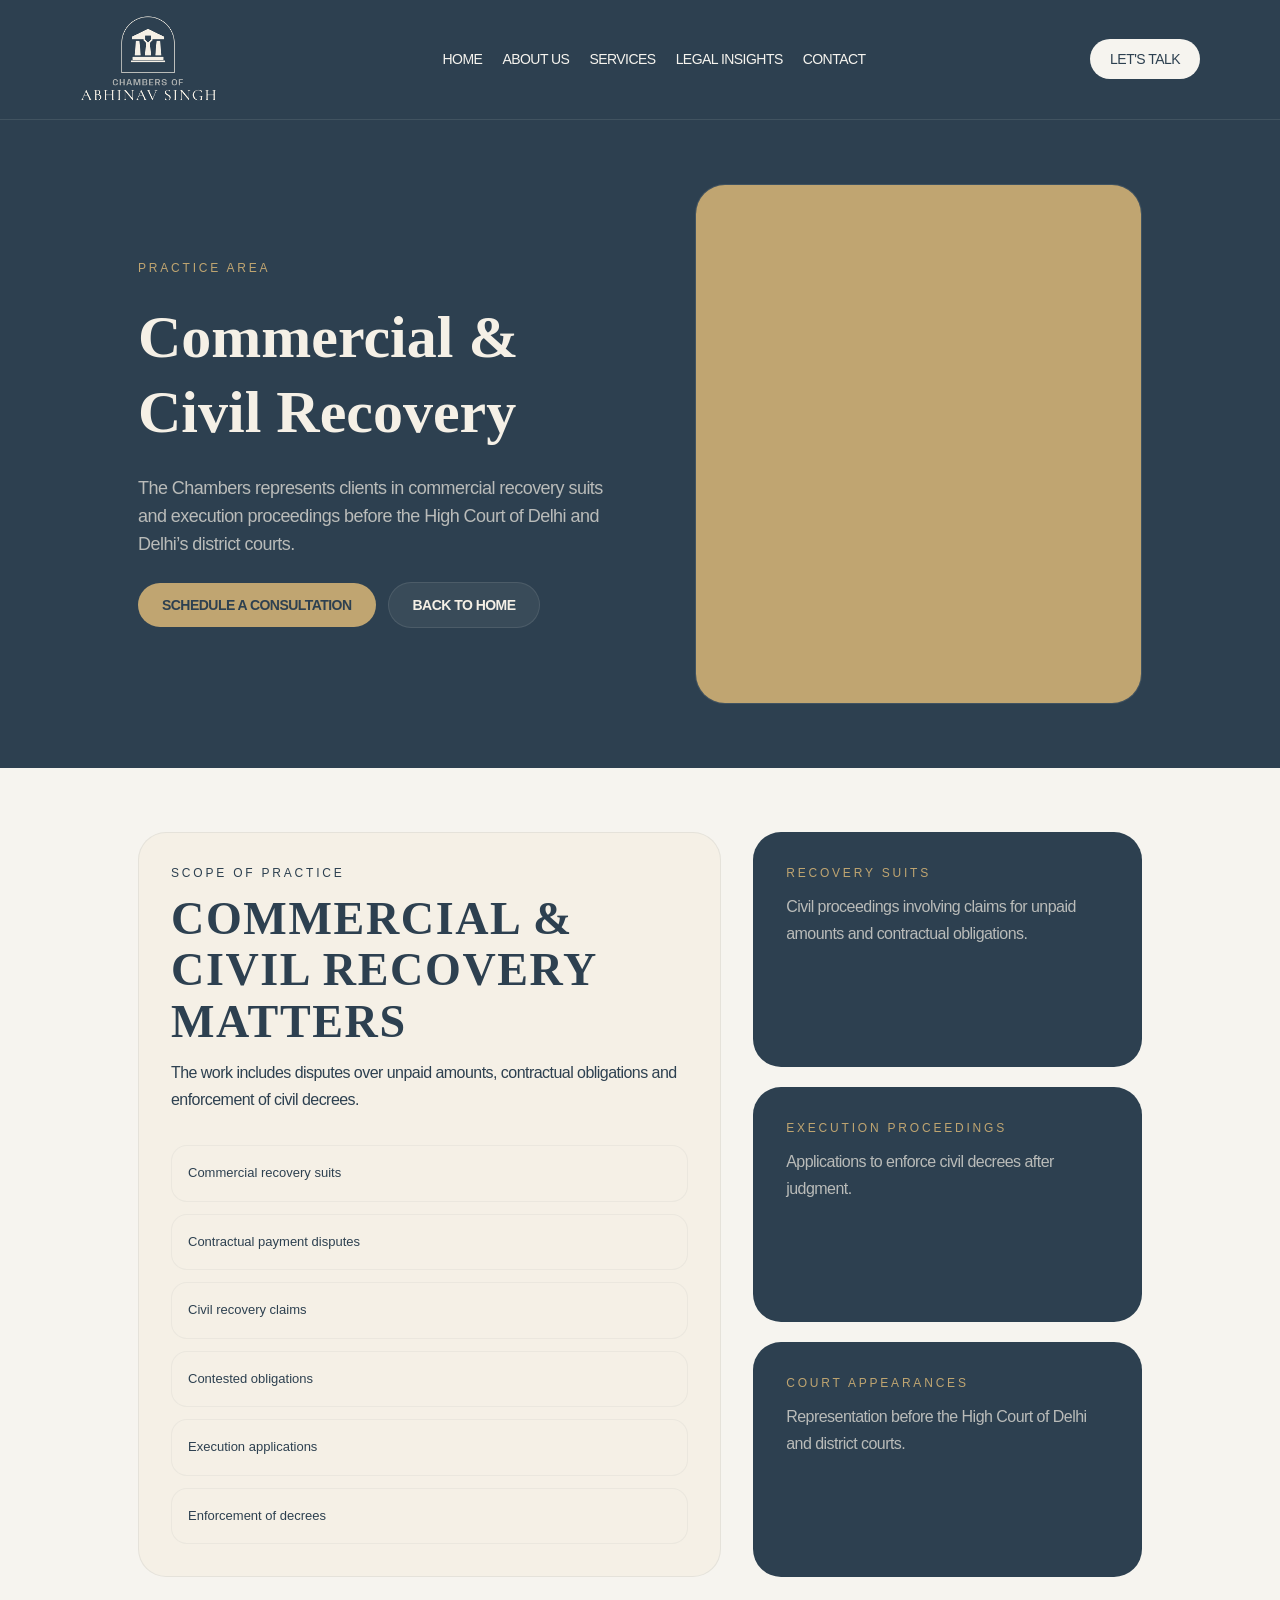
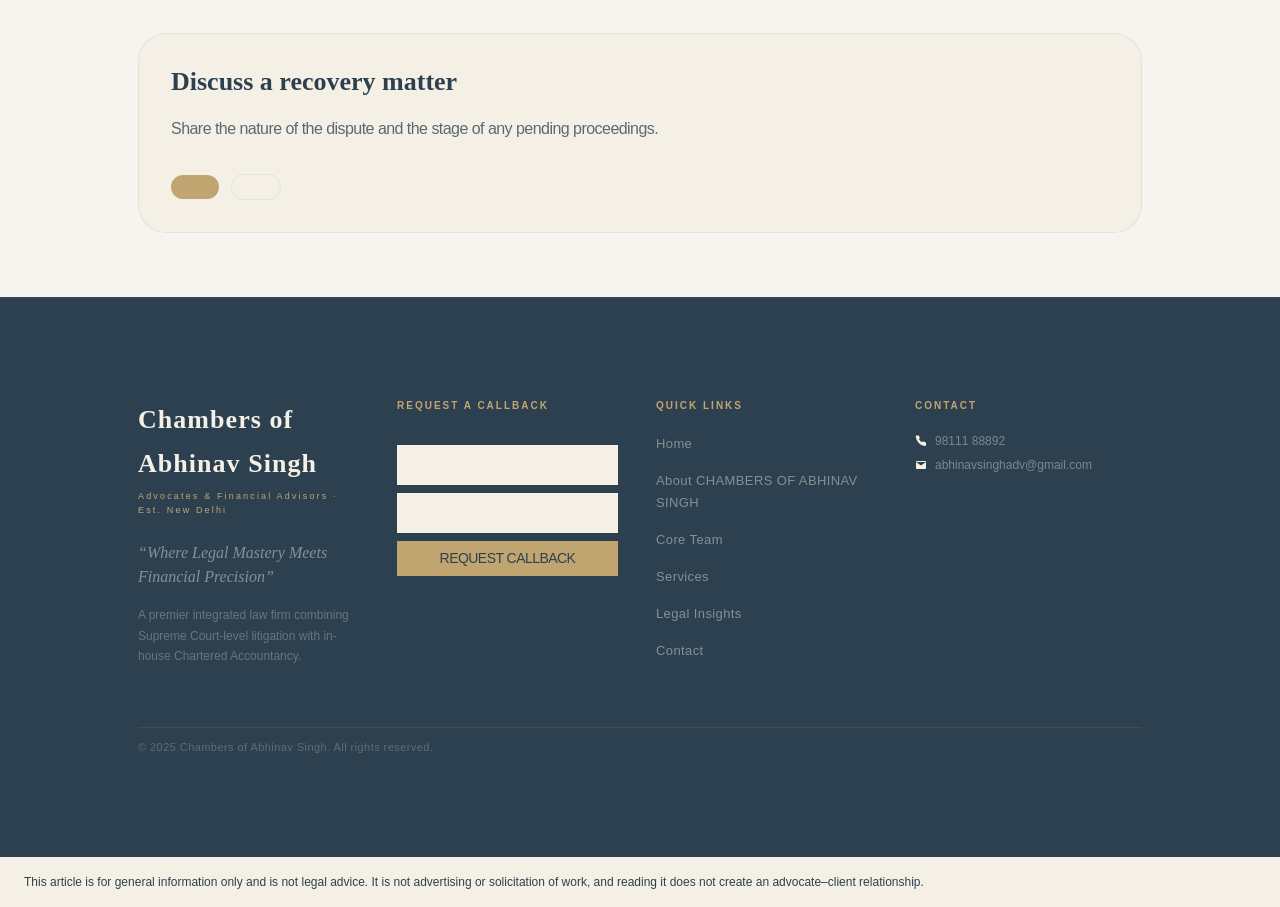
<file: services/litigation-dispute-resolution/index.html>
<!DOCTYPE html><html lang="en" class="jost_3e36cb27-module__GOVEQa__variable cormorant_garamond_97c65d7c-module__KWVokq__variable h-full"><head><meta charset="utf-8">
<meta http-equiv="Content-Security-Policy" content="default-src &#39;self&#39; data: blob:; script-src &#39;self&#39; &#39;unsafe-inline&#39; &#39;unsafe-eval&#39;; style-src &#39;self&#39; &#39;unsafe-inline&#39;; img-src &#39;self&#39; data: blob:; font-src &#39;self&#39; data:; media-src &#39;self&#39; data: blob:; connect-src &#39;self&#39;; frame-src &#39;self&#39;; worker-src &#39;self&#39; blob:; form-action &#39;self&#39;">


<meta name="viewport" content="width=device-width, initial-scale=1"><link rel="stylesheet" href="../../assets/site/_next/static/chunks/3c9st355b9h98.__q189041d8.css" data-precedence="next"><link rel="preload" as="script" fetchpriority="low" href="../../assets/site/_next/static/chunks/0iq1i69206cyl.__q189041d8.js"><title>Chambers of Abhinav Singh</title><meta name="description" content="Personal counsel, carefully argued."><link rel="icon" href="data:image/svg+xml,%3Csvg%20xmlns%3D%22http%3A%2F%2Fwww.w3.org%2F2000%2Fsvg%22%20width%3D%22200%22%20height%3D%22200%22%20viewBox%3D%220%200%20200%20200%22%3E%3Cdefs%3E%3Cpath%20id%3D%22scl-monogram-ring%22%20d%3D%22M26%2C100a74%2C74%200%201%2C1%20148%2C0a74%2C74%200%201%2C1%20-148%2C0%22%2F%3E%3C%2Fdefs%3E%3Ccircle%20cx%3D%22100%22%20cy%3D%22100%22%20r%3D%2297%22%20fill%3D%22white%22%20stroke%3D%22%2317243b%22%20stroke-width%3D%223%22%2F%3E%3Ccircle%20cx%3D%22100%22%20cy%3D%22100%22%20r%3D%2258%22%20fill%3D%22none%22%20stroke%3D%22%23c6b296%22%20stroke-width%3D%221.5%22%2F%3E%3Ctext%20font-family%3D%22%26apos%3BDM%20Serif%20Display%26apos%3B%2C%20Georgia%2C%20%26apos%3BTimes%20New%20Roman%26apos%3B%2C%20serif%22%20font-size%3D%2216%22%20letter-spacing%3D%222.88%22%20fill%3D%22%2317243b%22%3E%3CtextPath%20href%3D%22%23scl-monogram-ring%22%20startOffset%3D%2225%25%22%20text-anchor%3D%22middle%22%20dominant-baseline%3D%22middle%22%3ECHAMBERS%20OF%20ABHINAV%20SINGH%3C%2FtextPath%3E%3C%2Ftext%3E%3Ctext%20x%3D%22100%22%20y%3D%22100%22%20text-anchor%3D%22middle%22%20dominant-baseline%3D%22central%22%20font-family%3D%22%26apos%3BDM%20Serif%20Display%26apos%3B%2C%20Georgia%2C%20%26apos%3BTimes%20New%20Roman%26apos%3B%2C%20serif%22%20font-size%3D%2240%22%20font-weight%3D%22600%22%20fill%3D%22%2317243b%22%3ECAS%3C%2Ftext%3E%3C%2Fsvg%3E"><link rel="stylesheet" href="../../brand/brand.css">
<style data-sclf-ua-colours>:where(button,input,select,textarea){color:var(--sar-color-auto-000000, #2d4050)}:where(input,select,textarea){background-color:var(--sar-color-auto-ffffff, #f5f0e6)}</style><style data-sclf-logo-fit>img[data-sclf-logo]{object-fit:contain!important;max-height:100%!important}</style></head><body class="min-h-full flex flex-col bg-white"><div hidden=""></div><div class="min-h-screen bg-[#f8f3eb] text-[#1a1a1a]"><header class="sticky top-0 z-50 border-b border-white/10 bg-[#6b1f2a]" data-sar-section="services-litigation-dispute-resolution/s01-navigation" data-sar-type="navigation"><div class="mx-auto flex w-full max-w-[1570px] items-center justify-between px-5 py-4 sm:px-8 md:px-12 lg:px-20"><a class="inline-flex items-center" href="../../index.html"><button type="button" class="inline-flex cursor-pointer items-center gap-2.5 transition-opacity duration-200 hover:opacity-80" aria-label="Go to home"><span class="chambers-logo"><svg width="0" height="0" aria-hidden="true" focusable="false" style="position:absolute"><defs><filter id="chambers-logo-ink" color-interpolation-filters="sRGB"><feColorMatrix type="matrix" values="0 0 0 0 .96  0 0 0 0 .94  0 0 0 0 .9  -.336 -1.13 -.114 0 1.48"></feColorMatrix></filter></defs></svg><img src="../../assets/chambers/chambers-logo.jpg" width="1188" height="750" alt="Chambers of Abhinav Singh"></span></button></a><nav class="hidden items-center gap-5 md:flex"><a class="font-jost text-sm font-normal uppercase tracking-[-0.54px] text-[#f9f5ea] transition-opacity duration-200 hover:opacity-80" href="../../index.html">Home</a><a class="font-jost text-sm font-normal uppercase tracking-[-0.54px] text-[#f9f5ea] transition-opacity duration-200 hover:opacity-80" href="../../index.html#about-us">About Us</a><a class="font-jost text-sm font-normal uppercase tracking-[-0.54px] text-[#f9f5ea] transition-opacity duration-200 hover:opacity-80" href="../../index.html#services">Services</a><a class="font-jost text-sm font-normal uppercase tracking-[-0.54px] text-[#f9f5ea] transition-opacity duration-200 hover:opacity-80" href="../../blog/index.html">Legal Insights</a><a class="font-jost text-sm font-normal uppercase tracking-[-0.54px] text-[#f9f5ea] transition-opacity duration-200 hover:opacity-80" href="../../index.html#contact">Contact</a></nav><a class="rounded-full bg-[#f9f5ea] px-5 py-2.5 font-jost text-sm font-normal uppercase tracking-[-0.54px] text-[#1a1a1a] transition-all duration-200 hover:bg-white" href="../../index.html#contact">Let&#39;s talk</a></div></header>
<div class="w-full" data-sar-section="services-litigation-dispute-resolution/s02-hero" data-sar-type="hero"><main class="flex min-h-screen flex-col bg-[#f8f3eb] text-[#1a1a1a]"><section class="relative overflow-hidden bg-[#1a1a1a] px-5 py-16 sm:px-8 md:px-16 lg:px-[138px]"><div class="mx-auto flex max-w-[1570px] flex-col gap-12 lg:grid lg:grid-cols-[1.05fr_0.95fr] lg:items-center lg:gap-16"><div class="flex flex-col gap-6"><p class="font-jost text-xs tracking-[2.8px] text-[#b8935a] uppercase">Practice Area</p><h1 class="font-cormorant text-[34px] sm:text-[44px] md:text-[52px] lg:text-[60px] font-semibold leading-tight text-white">Commercial &amp; Civil Recovery</h1><p class="max-w-[720px] font-jost text-base md:text-lg font-light leading-[28px] tracking-[-0.54px] text-white/70">The Chambers represents clients in commercial recovery suits and execution proceedings before the High Court of Delhi and Delhi’s district courts.</p><div class="flex flex-col gap-3 sm:flex-row sm:items-center"><a class="inline-flex w-full items-center justify-center rounded-full bg-[#b8935a] px-6 py-3 text-sm font-semibold uppercase tracking-[-0.54px] text-[#1a1a1a] transition duration-200 hover:bg-[#c9a46b] sm:w-auto" href="../../index.html#contact">Schedule a Consultation</a><a class="inline-flex w-full items-center justify-center rounded-full border border-white/10 bg-white/[0.06] px-6 py-3 text-sm font-semibold uppercase tracking-[-0.54px] text-white transition duration-200 hover:border-[#b8935a] hover:text-white sm:w-auto" href="../../index.html">Back to Home</a></div></div><div class="relative h-[360px] sm:h-[420px] md:h-[520px] rounded-[30px] overflow-hidden border border-white/[0.1] bg-[#111]"><img alt="Commercial and civil recovery" decoding="async" data-nimg="fill" class="object-cover" style="position:absolute;height:100%;width:100%;left:0;top:0;right:0;bottom:0;color:transparent" sizes="(max-width: 768px) 100vw, 640px" src="data:image/svg+xml,%3Csvg%20xmlns%3D%22http%3A%2F%2Fwww.w3.org%2F2000%2Fsvg%22%20viewBox%3D%220%200%2016%209%22%3E%3Crect%20width%3D%2216%22%20height%3D%229%22%20fill%3D%22%23c0a571%22%2F%3E%3C%2Fsvg%3E"></div></div></section><section class="bg-[#f8f3eb] px-5 py-16 sm:px-8 md:px-16 lg:px-[138px]"><div class="mx-auto flex max-w-[1240px] flex-col gap-14"><div class="grid gap-8 lg:grid-cols-[1.2fr_0.8fr]"><div class="rounded-[28px] border border-black/[0.08] bg-white p-8 shadow-[0_18px_60px_rgba(16,24,40,0.08)]"><p class="font-jost text-xs tracking-[2.8px] text-[#b8935a]">Scope of practice</p><h2 class="mt-3 font-cormorant text-[30px] md:text-[38px] font-semibold leading-tight text-[#1a1a1a]">Commercial &amp; Civil Recovery Matters</h2><p class="mt-5 font-jost text-base leading-[27px] tracking-[-0.54px] text-[#444]">The work includes disputes over unpaid amounts, contractual obligations and enforcement of civil decrees.</p><ul class="mt-8 grid gap-3 text-[13px] font-light leading-[22.5px] text-[#1a1a1a]"><li class="flex items-start gap-3 rounded-2xl border border-black/[0.05] bg-[#faf7f2] px-4 py-4">Commercial recovery suits</li><li class="flex items-start gap-3 rounded-2xl border border-black/[0.05] bg-[#faf7f2] px-4 py-4">Contractual payment disputes</li><li class="flex items-start gap-3 rounded-2xl border border-black/[0.05] bg-[#faf7f2] px-4 py-4">Civil recovery claims</li><li class="flex items-start gap-3 rounded-2xl border border-black/[0.05] bg-[#faf7f2] px-4 py-4">Contested obligations</li><li class="flex items-start gap-3 rounded-2xl border border-black/[0.05] bg-[#faf7f2] px-4 py-4">Execution applications</li><li class="flex items-start gap-3 rounded-2xl border border-black/[0.05] bg-[#faf7f2] px-4 py-4">Enforcement of decrees</li></ul></div><div class="grid gap-5"><div class="rounded-[28px] border border-black/[0.08] bg-[#1a1a1a] p-8 text-white shadow-[0_16px_40px_rgba(0,0,0,0.08)]"><p class="font-jost text-xs tracking-[2.8px] text-[#b8935a] uppercase">Recovery suits</p><p class="mt-3 font-jost text-base leading-[27px] tracking-[-0.54px] text-white/70">Civil proceedings involving claims for unpaid amounts and contractual obligations.</p></div><div class="rounded-[28px] border border-black/[0.08] bg-[#1a1a1a] p-8 text-white shadow-[0_16px_40px_rgba(0,0,0,0.08)]"><p class="font-jost text-xs tracking-[2.8px] text-[#b8935a] uppercase">Execution proceedings</p><p class="mt-3 font-jost text-base leading-[27px] tracking-[-0.54px] text-white/70">Applications to enforce civil decrees after judgment.</p></div><div class="rounded-[28px] border border-black/[0.08] bg-[#1a1a1a] p-8 text-white shadow-[0_16px_40px_rgba(0,0,0,0.08)]"><p class="font-jost text-xs tracking-[2.8px] text-[#b8935a] uppercase">Court appearances</p><p class="mt-3 font-jost text-base leading-[27px] tracking-[-0.54px] text-white/70">Representation before the High Court of Delhi and district courts.</p></div></div></div><div class="rounded-[28px] border border-black/[0.08] bg-white p-8"><h3 class="font-cormorant text-[26px] font-semibold leading-tight text-[#1a1a1a]">Discuss a recovery matter</h3><p class="mt-4 max-w-[860px] font-jost text-base leading-[27px] tracking-[-0.54px] text-[#4d4d4d]">Share the nature of the dispute and the stage of any pending proceedings.</p><div class="mt-8 flex flex-col gap-3 sm:flex-row sm:items-center"><a class="inline-flex items-center justify-center rounded-full bg-[#b8935a] px-6 py-3 text-sm font-semibold uppercase tracking-[-0.54px] text-[#1a1a1a] transition duration-200 hover:bg-[#c9a46b]" href="../../index.html#contact"></a><a class="inline-flex items-center justify-center rounded-full border border-black/[0.08] bg-white px-6 py-3 text-sm font-semibold uppercase tracking-[-0.54px] text-[#1a1a1a] transition duration-200 hover:border-[#b8935a]" href="../../index.html"></a></div></div></div></section></main></div>
<footer class="relative flex w-full flex-col border-t border-white/[0.06] bg-[#111] px-5 sm:px-8 md:px-16 lg:px-[138px] py-14 md:py-[100px] mx-auto overflow-hidden" data-sar-section="services-litigation-dispute-resolution/s03-footer" data-sar-type="footer"><div class="flex w-full flex-col gap-10 md:gap-[61px]"><div class="grid grid-cols-1 sm:grid-cols-2 lg:grid-cols-4 gap-10 md:gap-8"><div data-reveal="true" class="sm:col-span-2 lg:col-span-1 max-w-[318px]" style="translate: none; rotate: none; scale: none; transform: translate(0px, 0px); opacity: 1;"><p class="font-cormorant text-[22px] md:text-[26px] font-semibold leading-[44.2px] tracking-[1.04px] text-white">Chambers of Abhinav Singh</p><p class="mt-1 font-jost text-[9px] tracking-[2.16px] text-[#b8935a]">Advocates &amp; Financial Advisors · Est. New Delhi</p><p class="mt-6 font-cormorant text-base italic leading-6 text-white/45">“Where Legal Mastery Meets Financial Precision”</p><p class="mt-4 font-jost text-xs font-light leading-[20.4px] text-white/30">A premier integrated law firm combining Supreme Court-level litigation with in-house Chartered Accountancy.</p></div><div data-reveal="true" class="w-full lg:w-[221px]" style="translate: none; rotate: none; scale: none; transform: translate(0px, 0px); opacity: 1;"><p class="font-jost text-[10px] font-semibold uppercase tracking-[2px] text-[#b8935a]">Request a Callback</p><input type="text" placeholder="Your Name" class="input-gold mt-6 md:mt-8 block h-10 w-full border border-white/10 bg-white/[0.05] px-3.5 font-jost text-xs text-white placeholder:text-white/25"><input type="tel" placeholder="Mobile Number" class="input-gold mt-2 block h-10 w-full border border-white/10 bg-white/[0.05] px-3.5 font-jost text-xs text-white placeholder:text-white/25"><button type="button" class="cursor-pointer mt-2 h-[35px] w-full bg-[#b8935a] font-jost text-sm uppercase tracking-[-0.54px] text-[#1a1a1a] transition-all duration-200 hover:bg-[#c9a46b] hover:shadow-md active:scale-[0.98]">Request Callback</button></div><div data-reveal="true" style="translate: none; rotate: none; scale: none; transform: translate(0px, 0px); opacity: 1;"><p class="font-jost text-[10px] font-semibold uppercase tracking-[2px] text-[#b8935a]">Quick Links</p><ul class="mt-5 space-y-[15px] font-jost text-[13px] font-light leading-[22.1px] tracking-[0.39px] text-white/45"><li><a class="transition-colors duration-200 hover:text-white/70" href="#">Home</a></li><li><a class="transition-colors duration-200 hover:text-white/70" href="#about-us">About CHAMBERS OF ABHINAV SINGH</a></li><li><a class="transition-colors duration-200 hover:text-white/70" href="#team">Core Team</a></li><li><a class="transition-colors duration-200 hover:text-white/70" href="#services">Services</a></li><li><a class="transition-colors duration-200 hover:text-white/70" href="#blogs">Legal Insights</a></li><li><a class="transition-colors duration-200 hover:text-white/70" href="#contact">Contact</a></li></ul></div><div data-reveal="true" style="translate: none; rotate: none; scale: none; transform: translate(0px, 0px); opacity: 1;"><p class="font-jost text-[10px] font-semibold uppercase tracking-[2px] text-[#b8935a]">Contact</p><div class="mt-5 space-y-6"><div><p class="font-jost text-[11px] tracking-[1.1px] text-white/55"></p><p class="font-jost text-xs font-light leading-[20.4px] text-white/40"></p><div class="mt-2 flex items-center gap-2"><img alt="" loading="lazy" width="12" height="12" decoding="async" data-nimg="1" style="color:transparent" src="../../assets/site/images/footer-phone.__q189041d8.svg"><a href="tel:+919811188892" class="font-jost text-xs font-light text-white/40 transition-colors hover:text-white/60">98111 88892</a></div><div class="mt-2 flex items-center gap-2"><img alt="" loading="lazy" width="12" height="12" decoding="async" data-nimg="1" style="color:transparent" src="../../assets/site/images/footer-email.__q189041d8.svg"><a href="mailto:abhinavsinghadv@gmail.com" class="font-jost text-xs font-light text-white/40 break-all transition-colors hover:text-white/60">abhinavsinghadv@gmail.com</a></div></div></div></div></div><div data-reveal="true" class="border-t border-white/[0.07] pt-2.5" style="translate: none; rotate: none; scale: none; transform: translate(0px, 0px); opacity: 1;"><div class="flex flex-col sm:flex-row items-start sm:items-center justify-between gap-2 font-jost text-[11px] font-light leading-[18.7px]"><p class="tracking-[0.44px] text-white/25">© 2025 Chambers of Abhinav Singh. All rights reserved.</p><p class="text-white/20"></p></div></div></div></footer>
</div><next-route-announcer style="position: absolute;"></next-route-announcer><aside data-sclf-disclaimer style="padding:16px 24px;font-size:12px;line-height:1.5;color:var(--sar-color-auto-000000, #2d4050);background-color:var(--sar-color-auto-ffffff, #f5f0e6)">This article is for general information only and is not legal advice. It is not advertising or solicitation of work, and reading it does not create an advocate–client relationship.</aside></body></html>
</file>
<file: assets/site/_next/static/chunks/3c9st355b9h98.__q189041d8.css>
.jost_3e36cb27-module__GOVEQa__className{font-family:var(--sar-font-font-1);font-style:normal}.jost_3e36cb27-module__GOVEQa__variable{--font-jost:var(--sar-font-body, sans-serif)}.cormorant_garamond_97c65d7c-module__KWVokq__className{font-family:var(--sar-font-font-2)}.cormorant_garamond_97c65d7c-module__KWVokq__variable{--font-cormorant:var(--sar-font-heading, serif)}
@layer properties{@supports (((-webkit-hyphens:none)) and (not (margin-trim:inline))) or ((-moz-orient:inline) and (not (color:rgb(from red r g b)))){*,:before,:after,::backdrop{--tw-translate-x:0;--tw-translate-y:0;--tw-translate-z:0;--tw-space-y-reverse:0;--tw-border-style:solid;--tw-leading:initial;--tw-font-weight:initial;--tw-tracking:initial;--tw-shadow:0 0 color-mix(in srgb, var(--sar-color-auto-000000, #2d4050) 0%, transparent);--tw-shadow-color:initial;--tw-shadow-alpha:100%;--tw-inset-shadow:0 0 color-mix(in srgb, var(--sar-color-auto-000000, #2d4050) 0%, transparent);--tw-inset-shadow-color:initial;--tw-inset-shadow-alpha:100%;--tw-ring-color:initial;--tw-ring-shadow:0 0 color-mix(in srgb, var(--sar-color-auto-000000, #2d4050) 0%, transparent);--tw-inset-ring-color:initial;--tw-inset-ring-shadow:0 0 color-mix(in srgb, var(--sar-color-auto-000000, #2d4050) 0%, transparent);--tw-ring-inset:initial;--tw-ring-offset-width:0px;--tw-ring-offset-color:var(--sar-color-auto-ffffff, #f5f0e6);--tw-ring-offset-shadow:0 0 color-mix(in srgb, var(--sar-color-auto-000000, #2d4050) 0%, transparent);--tw-backdrop-blur:initial;--tw-backdrop-brightness:initial;--tw-backdrop-contrast:initial;--tw-backdrop-grayscale:initial;--tw-backdrop-hue-rotate:initial;--tw-backdrop-invert:initial;--tw-backdrop-opacity:initial;--tw-backdrop-saturate:initial;--tw-backdrop-sepia:initial;--tw-duration:initial;--tw-scale-x:1;--tw-scale-y:1;--tw-scale-z:1;--tw-content:""}}}@layer theme{:root,:host{--font-sans:ui-sans-serif, system-ui, sans-serif, "Apple Color Emoji", "Segoe UI Emoji", "Segoe UI Symbol", "Noto Color Emoji";--font-mono:var(--sar-font-body, sans-serif);--color-red-400:var(--sar-color-auto-ff6568, #c6b296);--color-gray-200:var(--sar-color-auto-e5e7eb, #f6f4ef);--color-black:var(--sar-color-auto-000000, #2d4050);--color-white:var(--sar-color-auto-ffffff, #f5f0e6);--spacing:.25rem;--text-xs:.75rem;--text-xs--line-height:calc(1 / .75);--text-sm:.875rem;--text-sm--line-height:calc(1.25 / .875);--text-base:1rem;--text-base--line-height:calc(1.5 / 1);--text-lg:1.125rem;--text-lg--line-height:calc(1.75 / 1.125);--text-xl:1.25rem;--text-xl--line-height:calc(1.75 / 1.25);--text-2xl:1.5rem;--text-2xl--line-height:calc(2 / 1.5);--font-weight-light:300;--font-weight-normal:400;--font-weight-medium:500;--font-weight-semibold:600;--font-weight-bold:700;--leading-tight:1.25;--leading-relaxed:1.625;--radius-2xl:1rem;--blur-sm:8px;--default-transition-duration:.15s;--default-transition-timing-function:cubic-bezier(.4, 0, .2, 1);--default-font-family:var(--sar-font-body, sans-serif);--default-mono-font-family:var(--sar-font-body, sans-serif);--font-jost:var(--sar-font-body, sans-serif);--font-cormorant:var(--sar-font-heading, serif)}@supports (color:lab(0% 0 0)){:root,:host{--color-red-400:lab(63.7053% 60.745 31.3109);--color-gray-200:lab(91.6229% -.159115 -2.26791)}}}@layer base{*,:after,:before,::backdrop{box-sizing:border-box;border:0 solid;margin:0;padding:0}::file-selector-button{box-sizing:border-box;border:0 solid;margin:0;padding:0}html,:host{-webkit-text-size-adjust:100%;tab-size:4;line-height:1.5;font-family:var(--default-font-family,ui-sans-serif, system-ui, sans-serif, "Apple Color Emoji", "Segoe UI Emoji", "Segoe UI Symbol", "Noto Color Emoji");font-feature-settings:var(--default-font-feature-settings,normal);font-variation-settings:var(--default-font-variation-settings,normal);-webkit-tap-highlight-color:transparent}hr{height:0;color:inherit;border-top-width:1px}abbr:where([title]){-webkit-text-decoration:underline dotted;text-decoration:underline dotted}h1,h2,h3,h4,h5,h6{font-size:inherit;font-weight:inherit}a{color:inherit;-webkit-text-decoration:inherit;-webkit-text-decoration:inherit;-webkit-text-decoration:inherit;-webkit-text-decoration:inherit;text-decoration:inherit}b,strong{font-weight:bolder}code,kbd,samp,pre{font-family:var(--sar-font-font-4);font-feature-settings:var(--default-mono-font-feature-settings,normal);font-variation-settings:var(--default-mono-font-variation-settings,normal);font-size:1em}small{font-size:80%}sub,sup{vertical-align:baseline;font-size:75%;line-height:0;position:relative}sub{bottom:-.25em}sup{top:-.5em}table{text-indent:0;border-color:inherit;border-collapse:collapse}:-moz-focusring{outline:auto}progress{vertical-align:baseline}summary{display:list-item}ol,ul,menu{list-style:none}img,svg,video,canvas,audio,iframe,embed,object{vertical-align:middle;display:block}img,video{max-width:100%;height:auto}button,input,select,optgroup,textarea{font:inherit;font-feature-settings:inherit;font-variation-settings:inherit;letter-spacing:inherit;color:inherit;opacity:1;background-color:var(--sar-color-color-7);border-radius:0}::file-selector-button{font:inherit;font-feature-settings:inherit;font-variation-settings:inherit;letter-spacing:inherit;color:inherit;opacity:1;background-color:var(--sar-color-color-7);border-radius:0}:where(select:is([multiple],[size])) optgroup{font-weight:bolder}:where(select:is([multiple],[size])) optgroup option{padding-inline-start:20px}::file-selector-button{margin-inline-end:4px}::placeholder{opacity:1}@supports (not ((-webkit-appearance:-apple-pay-button))) or (contain-intrinsic-size:1px){::placeholder{color:currentColor}@supports (color:color-mix(in lab, red, red)){::placeholder{color:color-mix(in oklab, currentcolor 50%, transparent)}}}textarea{resize:vertical}::-webkit-search-decoration{-webkit-appearance:none}::-webkit-date-and-time-value{min-height:1lh;text-align:inherit}::-webkit-datetime-edit{display:inline-flex}::-webkit-datetime-edit-fields-wrapper{padding:0}::-webkit-datetime-edit{padding-block:0}::-webkit-datetime-edit-year-field{padding-block:0}::-webkit-datetime-edit-month-field{padding-block:0}::-webkit-datetime-edit-day-field{padding-block:0}::-webkit-datetime-edit-hour-field{padding-block:0}::-webkit-datetime-edit-minute-field{padding-block:0}::-webkit-datetime-edit-second-field{padding-block:0}::-webkit-datetime-edit-millisecond-field{padding-block:0}::-webkit-datetime-edit-meridiem-field{padding-block:0}::-webkit-calendar-picker-indicator{line-height:1}:-moz-ui-invalid{box-shadow:none}button,input:where([type=button],[type=reset],[type=submit]){appearance:button}::file-selector-button{appearance:button}::-webkit-inner-spin-button{height:auto}::-webkit-outer-spin-button{height:auto}[hidden]:where(:not([hidden=until-found])){display:none!important}}@layer components;@layer utilities{.pointer-events-auto{pointer-events:auto}.pointer-events-none{pointer-events:none}.visible{visibility:visible}.absolute{position:absolute}.fixed{position:fixed}.relative{position:relative}.sticky{position:sticky}.inset-0{inset:0}.inset-x-0{inset-inline:0}.top-0{top:0}.top-1\/2{top:50%}.top-6{top:calc(var(--spacing) * 6)}.top-\[13px\]{top:13px}.top-\[180px\]{top:180px}.top-full{top:100%}.right-0{right:0}.right-6{right:calc(var(--spacing) * 6)}.right-\[5\%\]{right:5%}.-bottom-4{bottom:calc(var(--spacing) * -4)}.-bottom-\[2\%\]{bottom:-2%}.bottom-4{bottom:calc(var(--spacing) * 4)}.left-0{left:0}.left-1\/2{left:50%}.left-4{left:calc(var(--spacing) * 4)}.left-\[5\%\]{left:5%}.left-\[13px\]{left:13px}.left-\[46\%\]{left:46%}.z-0{z-index:0}.z-10{z-index:10}.z-50{z-index:50}.z-\[100\]{z-index:100}.z-\[101\]{z-index:101}.mx-7{margin-inline:calc(var(--spacing) * 7)}.mx-auto{margin-inline:auto}.mt-0\.5{margin-top:calc(var(--spacing) * .5)}.mt-1{margin-top:var(--spacing)}.mt-2{margin-top:calc(var(--spacing) * 2)}.mt-3{margin-top:calc(var(--spacing) * 3)}.mt-4{margin-top:calc(var(--spacing) * 4)}.mt-5{margin-top:calc(var(--spacing) * 5)}.mt-6{margin-top:calc(var(--spacing) * 6)}.mt-8{margin-top:calc(var(--spacing) * 8)}.mt-10{margin-top:calc(var(--spacing) * 10)}.mt-12{margin-top:calc(var(--spacing) * 12)}.mb-2{margin-bottom:calc(var(--spacing) * 2)}.mb-2\.5{margin-bottom:calc(var(--spacing) * 2.5)}.mb-3{margin-bottom:calc(var(--spacing) * 3)}.mb-4{margin-bottom:calc(var(--spacing) * 4)}.mb-16{margin-bottom:calc(var(--spacing) * 16)}.ml-4{margin-left:calc(var(--spacing) * 4)}.block{display:block}.contents{display:contents}.flex{display:flex}.grid{display:grid}.hidden{display:none}.inline-block{display:inline-block}.inline-flex{display:inline-flex}.table{display:table}.aspect-\[805\/764\]{aspect-ratio:805/764}.size-6{width:calc(var(--spacing) * 6);height:calc(var(--spacing) * 6)}.size-7{width:calc(var(--spacing) * 7);height:calc(var(--spacing) * 7)}.size-\[52px\]{width:52px;height:52px}.h-0\.5{height:calc(var(--spacing) * .5)}.h-4{height:calc(var(--spacing) * 4)}.h-9{height:calc(var(--spacing) * 9)}.h-10{height:calc(var(--spacing) * 10)}.h-12{height:calc(var(--spacing) * 12)}.h-16{height:calc(var(--spacing) * 16)}.h-\[35px\]{height:35px}.h-\[49px\]{height:49px}.h-\[80px\]{height:80px}.h-\[90px\]{height:90px}.h-\[100px\]{height:100px}.h-\[100vh\]{height:100vh}.h-\[104\%\]{height:104%}.h-\[180px\]{height:180px}.h-\[210px\]{height:210px}.h-\[280px\]{height:280px}.h-\[360px\]{height:360px}.h-\[480px\]{height:480px}.h-full{height:100%}.max-h-\[90vh\]{max-height:90vh}.min-h-full{min-height:100%}.min-h-screen{min-height:100vh}.w-5{width:calc(var(--spacing) * 5)}.w-6{width:calc(var(--spacing) * 6)}.w-9{width:calc(var(--spacing) * 9)}.w-10{width:calc(var(--spacing) * 10)}.w-16{width:calc(var(--spacing) * 16)}.w-\[3px\]{width:3px}.w-\[62\%\]{width:62%}.w-\[64\%\]{width:64%}.w-\[80px\]{width:80px}.w-\[90\%\]{width:90%}.w-\[90px\]{width:90px}.w-\[100px\]{width:100px}.w-\[160px\]{width:160px}.w-\[180px\]{width:180px}.w-fit{width:fit-content}.w-full{width:100%}.max-w-\[318px\]{max-width:318px}.max-w-\[360px\]{max-width:360px}.max-w-\[460px\]{max-width:460px}.max-w-\[490px\]{max-width:490px}.max-w-\[520px\]{max-width:520px}.max-w-\[528px\]{max-width:528px}.max-w-\[540px\]{max-width:540px}.max-w-\[568px\]{max-width:568px}.max-w-\[620px\]{max-width:620px}.max-w-\[640px\]{max-width:640px}.max-w-\[680px\]{max-width:680px}.max-w-\[720px\]{max-width:720px}.max-w-\[760px\]{max-width:760px}.max-w-\[820px\]{max-width:820px}.max-w-\[860px\]{max-width:860px}.max-w-\[1200px\]{max-width:1200px}.max-w-\[1240px\]{max-width:1240px}.max-w-\[1280px\]{max-width:1280px}.max-w-\[1570px\]{max-width:1570px}.max-w-full{max-width:100%}.min-w-0{min-width:0}.flex-1{flex:1}.shrink-0{flex-shrink:0}.-translate-x-1\/2{--tw-translate-x:calc(calc(1 / 2 * 100%) * -1);translate:var(--tw-translate-x) var(--tw-translate-y)}.-translate-y-1\/2{--tw-translate-y:calc(calc(1 / 2 * 100%) * -1);translate:var(--tw-translate-x) var(--tw-translate-y)}.-translate-y-2{--tw-translate-y:calc(var(--spacing) * -2);translate:var(--tw-translate-x) var(--tw-translate-y)}.translate-y-2{--tw-translate-y:calc(var(--spacing) * 2);translate:var(--tw-translate-x) var(--tw-translate-y)}.-rotate-45{rotate:-45deg}.rotate-45{rotate:45deg}.cursor-default{cursor:default}.cursor-pointer{cursor:pointer}.resize{resize:both}.resize-none{resize:none}.grid-cols-1{grid-template-columns:repeat(1,minmax(0,1fr))}.grid-cols-2{grid-template-columns:repeat(2,minmax(0,1fr))}.flex-col{flex-direction:column}.flex-wrap{flex-wrap:wrap}.items-center{align-items:center}.items-start{align-items:flex-start}.items-stretch{align-items:stretch}.justify-between{justify-content:space-between}.justify-center{justify-content:center}.justify-end{justify-content:flex-end}.gap-0\.5{gap:calc(var(--spacing) * .5)}.gap-1{gap:var(--spacing)}.gap-1\.5{gap:calc(var(--spacing) * 1.5)}.gap-2{gap:calc(var(--spacing) * 2)}.gap-2\.5{gap:calc(var(--spacing) * 2.5)}.gap-3{gap:calc(var(--spacing) * 3)}.gap-3\.5{gap:calc(var(--spacing) * 3.5)}.gap-4{gap:calc(var(--spacing) * 4)}.gap-5{gap:calc(var(--spacing) * 5)}.gap-6{gap:calc(var(--spacing) * 6)}.gap-7{gap:calc(var(--spacing) * 7)}.gap-8{gap:calc(var(--spacing) * 8)}.gap-10{gap:calc(var(--spacing) * 10)}.gap-12{gap:calc(var(--spacing) * 12)}.gap-14{gap:calc(var(--spacing) * 14)}.gap-16{gap:calc(var(--spacing) * 16)}.gap-\[3px\]{gap:3px}.gap-\[15px\]{gap:15px}.gap-\[17px\]{gap:17px}.gap-\[22px\]{gap:22px}:where(.space-y-0>:not(:last-child)){--tw-space-y-reverse:0;margin-block:0}:where(.space-y-6>:not(:last-child)){--tw-space-y-reverse:0;margin-block-start:calc(calc(var(--spacing) * 6) * var(--tw-space-y-reverse));margin-block-end:calc(calc(var(--spacing) * 6) * calc(1 - var(--tw-space-y-reverse)))}:where(.space-y-\[15px\]>:not(:last-child)){--tw-space-y-reverse:0;margin-block-start:calc(15px * var(--tw-space-y-reverse));margin-block-end:calc(15px * calc(1 - var(--tw-space-y-reverse)))}.gap-x-8{column-gap:calc(var(--spacing) * 8)}.gap-y-2{row-gap:calc(var(--spacing) * 2)}.overflow-hidden{overflow:hidden}.overflow-visible{overflow:visible}.overflow-x-hidden{overflow-x:hidden}.overflow-y-auto{overflow-y:auto}.rounded-2xl{border-radius:var(--radius-2xl)}.rounded-\[28px\]{border-radius:28px}.rounded-\[30px\]{border-radius:30px}.rounded-\[50px\]{border-radius:50px}.rounded-full{border-radius:3.40282e38px}.border{border-style:var(--tw-border-style);border-width:1px}.border-t{border-top-style:var(--tw-border-style);border-top-width:1px}.border-b{border-bottom-style:var(--tw-border-style);border-bottom-width:1px}.border-l{border-left-style:var(--tw-border-style);border-left-width:1px}.border-\[\#1a1a1a\]\/15{border-color:color-mix(in srgb, var(--sar-color-auto-1a1a1a, #2d4050) 14.902%, transparent);border-color:lab(9.26318% 0 0/.15)}.border-\[\#b8935a\]\/40{border-color:color-mix(in srgb, var(--sar-color-auto-b8935a, #c0a571) 40%, transparent);border-color:lab(63.5087% 9.13805 35.5334/.4)}.border-\[\#d8c6a4\]{border-color:var(--sar-color-auto-d8c6a4, #c6b296)}.border-\[rgba\(184\,147\,90\,0\.5\)\]{border-color:color-mix(in srgb, var(--sar-color-auto-b8935a, #c0a571) 50.1961%, transparent)}.border-\[rgba\(184\,147\,90\,0\.15\)\]{border-color:color-mix(in srgb, var(--sar-color-auto-b8935a, #c0a571) 14.902%, transparent)}.border-\[rgba\(184\,147\,90\,0\.25\)\]{border-color:var(--sar-color-color-8)}.border-\[rgba\(249\,245\,234\,0\.14\)\]{border-color:color-mix(in srgb, var(--sar-color-auto-f9f5ea, #f6f4ef) 14.1176%, transparent)}.border-black\/\[0\.04\]{border-color:color-mix(in srgb, var(--sar-color-auto-000000, #2d4050) 3.9216%, transparent)}@supports (color:color-mix(in lab, red, red)){.border-black\/\[0\.04\]{border-color:color-mix(in oklab, var(--color-black) 4%, transparent)}}.border-black\/\[0\.05\]{border-color:color-mix(in srgb, var(--sar-color-auto-000000, #2d4050) 5.098%, transparent)}@supports (color:color-mix(in lab, red, red)){.border-black\/\[0\.05\]{border-color:color-mix(in oklab, var(--color-black) 5%, transparent)}}.border-black\/\[0\.06\]{border-color:color-mix(in srgb, var(--sar-color-auto-000000, #2d4050) 5.8824%, transparent)}@supports (color:color-mix(in lab, red, red)){.border-black\/\[0\.06\]{border-color:color-mix(in oklab, var(--color-black) 6%, transparent)}}.border-black\/\[0\.07\]{border-color:color-mix(in srgb, var(--sar-color-auto-000000, #2d4050) 7.0588%, transparent)}@supports (color:color-mix(in lab, red, red)){.border-black\/\[0\.07\]{border-color:color-mix(in oklab, var(--color-black) 7.0%, transparent)}}.border-black\/\[0\.08\]{border-color:var(--sar-color-color-5)}@supports (color:color-mix(in lab, red, red)){.border-black\/\[0\.08\]{border-color:color-mix(in oklab, var(--color-black) 8%, transparent)}}.border-black\/\[0\.09\]{border-color:color-mix(in srgb, var(--sar-color-auto-000000, #2d4050) 9.0196%, transparent)}@supports (color:color-mix(in lab, red, red)){.border-black\/\[0\.09\]{border-color:color-mix(in oklab, var(--color-black) 9%, transparent)}}.border-black\/\[0\.12\]{border-color:color-mix(in srgb, var(--sar-color-auto-000000, #2d4050) 12.1569%, transparent)}@supports (color:color-mix(in lab, red, red)){.border-black\/\[0\.12\]{border-color:color-mix(in oklab, var(--color-black) 12%, transparent)}}.border-gray-200\/10{border-color:color-mix(in srgb, var(--sar-color-auto-e5e7eb, #f6f4ef) 10.1961%, transparent)}@supports (color:color-mix(in lab, red, red)){.border-gray-200\/10{border-color:color-mix(in oklab, var(--color-gray-200) 10%, transparent)}}.border-white\/10{border-color:var(--sar-color-color-1)}@supports (color:color-mix(in lab, red, red)){.border-white\/10{border-color:color-mix(in oklab, var(--color-white) 10%, transparent)}}.border-white\/20{border-color:var(--sar-color-color-9)}@supports (color:color-mix(in lab, red, red)){.border-white\/20{border-color:color-mix(in oklab, var(--color-white) 20%, transparent)}}.border-white\/\[0\.1\]{border-color:var(--sar-color-color-1)}@supports (color:color-mix(in lab, red, red)){.border-white\/\[0\.1\]{border-color:color-mix(in oklab, var(--color-white) 10%, transparent)}}.border-white\/\[0\.06\]{border-color:var(--sar-color-color-2)}@supports (color:color-mix(in lab, red, red)){.border-white\/\[0\.06\]{border-color:color-mix(in oklab, var(--color-white) 6%, transparent)}}.border-white\/\[0\.07\]{border-color:var(--sar-color-color-10)}@supports (color:color-mix(in lab, red, red)){.border-white\/\[0\.07\]{border-color:color-mix(in oklab, var(--color-white) 7.0%, transparent)}}.border-white\/\[0\.08\]{border-color:color-mix(in srgb, var(--sar-color-auto-ffffff, #f5f0e6) 7.8431%, transparent)}@supports (color:color-mix(in lab, red, red)){.border-white\/\[0\.08\]{border-color:color-mix(in oklab, var(--color-white) 8%, transparent)}}.bg-\[\#1a1a1a\]{background-color:var(--sar-color-text);--sclf-fg-auto-0b0b0b:#c0a571;--sclf-fg-text:#c0a571;--sclf-fg-auto-1a1a1a:#c0a571;--sclf-fg-auto-4d4d4d:#c0a571;--sclf-fg-accent:#c0a571;--sclf-fg-auto-353a3c:#c0a571;--sclf-fg-auto-444444:#c0a571;--sclf-fg-auto-555555:#c0a571;--sclf-fg-auto-666666:#c0a571;--sclf-fg-auto-777777:#c0a571;--sclf-fg-auto-aaaaaa:#c0a571;--sclf-fg-auto-b18d59:#c0a571;--sclf-fg-primary:#c0a571;--sclf-fg-background:#f6f4ef;--sclf-fg-auto-6b1f2a:#c0a571;--sclf-fg-auto-b8935a:#c0a571;--sclf-fg-auto-ffffff:#f5f0e6;--sclf-fg-auto-333333:#c0a571;--sclf-fg-auto-c9a46b:#c0a571;--sclf-on:#c0a571}.bg-\[\#2c1a1d\]{background-color:var(--sar-color-auto-2c1a1d, #17243b);--sclf-fg-auto-0b0b0b:#c0a571;--sclf-fg-text:#c0a571;--sclf-fg-auto-1a1a1a:#c0a571;--sclf-fg-auto-4d4d4d:#c0a571;--sclf-fg-accent:#c0a571;--sclf-fg-auto-353a3c:#c0a571;--sclf-fg-auto-444444:#c0a571;--sclf-fg-auto-555555:#c0a571;--sclf-fg-auto-666666:#c0a571;--sclf-fg-auto-777777:#c0a571;--sclf-fg-auto-aaaaaa:#c0a571;--sclf-fg-auto-b18d59:#c0a571;--sclf-fg-primary:#c0a571;--sclf-fg-background:#f6f4ef;--sclf-fg-auto-6b1f2a:#c0a571;--sclf-fg-auto-b8935a:#c0a571;--sclf-fg-auto-ffffff:#f5f0e6;--sclf-fg-auto-333333:#c0a571;--sclf-fg-auto-c9a46b:#c0a571;--sclf-on:#c0a571}.bg-\[\#6b1f2a\]{background-color:var(--sar-color-accent);--sclf-fg-auto-0b0b0b:#c0a571;--sclf-fg-text:#c0a571;--sclf-fg-auto-1a1a1a:#c0a571;--sclf-fg-auto-4d4d4d:#c0a571;--sclf-fg-accent:#c0a571;--sclf-fg-auto-353a3c:#c0a571;--sclf-fg-auto-444444:#c0a571;--sclf-fg-auto-555555:#c0a571;--sclf-fg-auto-666666:#c0a571;--sclf-fg-auto-777777:#c0a571;--sclf-fg-auto-aaaaaa:#c0a571;--sclf-fg-auto-b18d59:#c0a571;--sclf-fg-primary:#c0a571;--sclf-fg-background:#f6f4ef;--sclf-fg-auto-6b1f2a:#c0a571;--sclf-fg-auto-b8935a:#c0a571;--sclf-fg-auto-ffffff:#f5f0e6;--sclf-fg-auto-333333:#c0a571;--sclf-fg-auto-c9a46b:#c0a571;--sclf-on:#c0a571}.bg-\[\#6d2c34\]{background-color:var(--sar-color-auto-6d2c34, #2d4050);--sclf-fg-auto-0b0b0b:#c0a571;--sclf-fg-text:#c0a571;--sclf-fg-auto-1a1a1a:#c0a571;--sclf-fg-auto-4d4d4d:#c0a571;--sclf-fg-accent:#c0a571;--sclf-fg-auto-353a3c:#c0a571;--sclf-fg-auto-444444:#c0a571;--sclf-fg-auto-555555:#c0a571;--sclf-fg-auto-666666:#c0a571;--sclf-fg-auto-777777:#c0a571;--sclf-fg-auto-aaaaaa:#c0a571;--sclf-fg-auto-b18d59:#c0a571;--sclf-fg-primary:#c0a571;--sclf-fg-background:#f6f4ef;--sclf-fg-auto-6b1f2a:#c0a571;--sclf-fg-auto-b8935a:#c0a571;--sclf-fg-auto-ffffff:#f5f0e6;--sclf-fg-auto-333333:#c0a571;--sclf-fg-auto-c9a46b:#c0a571;--sclf-on:#c0a571}.bg-\[\#111\]{background-color:var(--sar-color-color-6);--sclf-fg-auto-0b0b0b:#c0a571;--sclf-fg-text:#c0a571;--sclf-fg-auto-1a1a1a:#c0a571;--sclf-fg-auto-4d4d4d:#c0a571;--sclf-fg-accent:#c0a571;--sclf-fg-auto-353a3c:#c0a571;--sclf-fg-auto-444444:#c0a571;--sclf-fg-auto-555555:#c0a571;--sclf-fg-auto-666666:#c0a571;--sclf-fg-auto-777777:#c0a571;--sclf-fg-auto-aaaaaa:#c0a571;--sclf-fg-auto-b18d59:#c0a571;--sclf-fg-primary:#c0a571;--sclf-fg-background:#f6f4ef;--sclf-fg-auto-6b1f2a:#c0a571;--sclf-fg-auto-b8935a:#c0a571;--sclf-fg-auto-ffffff:#f5f0e6;--sclf-fg-auto-333333:#c0a571;--sclf-fg-auto-c9a46b:#c0a571;--sclf-on:#c0a571}.bg-\[\#b8935a\]{background-color:var(--sar-color-primary);--sclf-fg-auto-0b0b0b:#2d4050;--sclf-fg-text:#2d4050;--sclf-fg-auto-1a1a1a:#2d4050;--sclf-fg-auto-4d4d4d:#2d4050;--sclf-fg-accent:#2d4050;--sclf-fg-auto-353a3c:#2d4050;--sclf-fg-auto-444444:#2d4050;--sclf-fg-auto-555555:#2d4050;--sclf-fg-auto-666666:#2d4050;--sclf-fg-auto-777777:#2d4050;--sclf-fg-auto-aaaaaa:#2d4050;--sclf-fg-auto-b18d59:#2d4050;--sclf-fg-primary:#2d4050;--sclf-fg-background:#2d4050;--sclf-fg-auto-6b1f2a:#2d4050;--sclf-fg-auto-b8935a:#2d4050;--sclf-fg-auto-ffffff:#2d4050;--sclf-fg-auto-333333:#2d4050;--sclf-fg-auto-c9a46b:#2d4050;--sclf-on:#2d4050}.bg-\[\#b8935a\]\/10{background-color:var(--sar-color-color-11);background-color:lab(63.5087% 9.13805 35.5334/.1)}.bg-\[\#f0ebe0\]{background-color:var(--sar-color-auto-f0ebe0, #f6f4ef);--sclf-fg-auto-0b0b0b:#2d4050;--sclf-fg-text:#2d4050;--sclf-fg-auto-1a1a1a:#2d4050;--sclf-fg-auto-4d4d4d:#5b6972;--sclf-fg-accent:#2d4050;--sclf-fg-auto-353a3c:#2d4050;--sclf-fg-auto-444444:#2d4050;--sclf-fg-auto-555555:#5b6972;--sclf-fg-auto-666666:#5b6972;--sclf-fg-auto-777777:#5b6972;--sclf-fg-auto-aaaaaa:#5b6972;--sclf-fg-auto-b18d59:#2d4050;--sclf-fg-primary:#2d4050;--sclf-fg-background:#2d4050;--sclf-fg-auto-6b1f2a:#2d4050;--sclf-fg-auto-b8935a:#2d4050;--sclf-fg-auto-ffffff:#2d4050;--sclf-fg-auto-333333:#2d4050;--sclf-fg-auto-c9a46b:#2d4050;--sclf-on:#2d4050}.bg-\[\#f8f3eb\]{background-color:var(--sar-color-auto-f9f5ea, #f6f4ef);--sclf-fg-auto-0b0b0b:#2d4050;--sclf-fg-text:#2d4050;--sclf-fg-auto-1a1a1a:#2d4050;--sclf-fg-auto-4d4d4d:#5b6972;--sclf-fg-accent:#2d4050;--sclf-fg-auto-353a3c:#2d4050;--sclf-fg-auto-444444:#2d4050;--sclf-fg-auto-555555:#5b6972;--sclf-fg-auto-666666:#5b6972;--sclf-fg-auto-777777:#5b6972;--sclf-fg-auto-aaaaaa:#5b6972;--sclf-fg-auto-b18d59:#2d4050;--sclf-fg-primary:#2d4050;--sclf-fg-background:#2d4050;--sclf-fg-auto-6b1f2a:#2d4050;--sclf-fg-auto-b8935a:#2d4050;--sclf-fg-auto-ffffff:#2d4050;--sclf-fg-auto-333333:#2d4050;--sclf-fg-auto-c9a46b:#2d4050;--sclf-on:#2d4050}.bg-\[\#f9f5ea\]{background-color:var(--sar-color-background);--sclf-fg-auto-0b0b0b:#2d4050;--sclf-fg-text:#2d4050;--sclf-fg-auto-1a1a1a:#2d4050;--sclf-fg-auto-4d4d4d:#5b6972;--sclf-fg-accent:#2d4050;--sclf-fg-auto-353a3c:#2d4050;--sclf-fg-auto-444444:#2d4050;--sclf-fg-auto-555555:#5b6972;--sclf-fg-auto-666666:#5b6972;--sclf-fg-auto-777777:#5b6972;--sclf-fg-auto-aaaaaa:#5b6972;--sclf-fg-auto-b18d59:#2d4050;--sclf-fg-primary:#2d4050;--sclf-fg-background:#2d4050;--sclf-fg-auto-6b1f2a:#2d4050;--sclf-fg-auto-b8935a:#2d4050;--sclf-fg-auto-ffffff:#2d4050;--sclf-fg-auto-333333:#2d4050;--sclf-fg-auto-c9a46b:#2d4050;--sclf-on:#2d4050}.bg-\[\#faf7f2\]{background-color:var(--sar-color-auto-faf7f2, #f5f0e6);--sclf-fg-auto-0b0b0b:#2d4050;--sclf-fg-text:#2d4050;--sclf-fg-auto-1a1a1a:#2d4050;--sclf-fg-auto-4d4d4d:#5b6972;--sclf-fg-accent:#2d4050;--sclf-fg-auto-353a3c:#2d4050;--sclf-fg-auto-444444:#2d4050;--sclf-fg-auto-555555:#5b6972;--sclf-fg-auto-666666:#5b6972;--sclf-fg-auto-777777:#5b6972;--sclf-fg-auto-aaaaaa:#5b6972;--sclf-fg-auto-b18d59:#2d4050;--sclf-fg-primary:#2d4050;--sclf-fg-background:#2d4050;--sclf-fg-auto-6b1f2a:#2d4050;--sclf-fg-auto-b8935a:#2d4050;--sclf-fg-auto-ffffff:#2d4050;--sclf-fg-auto-333333:#2d4050;--sclf-fg-auto-c9a46b:#2d4050;--sclf-on:#2d4050}.bg-\[\#fff7eb\]{background-color:var(--sar-color-auto-fff7eb, #f5f0e6);--sclf-fg-auto-0b0b0b:#2d4050;--sclf-fg-text:#2d4050;--sclf-fg-auto-1a1a1a:#2d4050;--sclf-fg-auto-4d4d4d:#5b6972;--sclf-fg-accent:#2d4050;--sclf-fg-auto-353a3c:#2d4050;--sclf-fg-auto-444444:#2d4050;--sclf-fg-auto-555555:#5b6972;--sclf-fg-auto-666666:#5b6972;--sclf-fg-auto-777777:#5b6972;--sclf-fg-auto-aaaaaa:#5b6972;--sclf-fg-auto-b18d59:#2d4050;--sclf-fg-primary:#2d4050;--sclf-fg-background:#2d4050;--sclf-fg-auto-6b1f2a:#2d4050;--sclf-fg-auto-b8935a:#2d4050;--sclf-fg-auto-ffffff:#2d4050;--sclf-fg-auto-333333:#2d4050;--sclf-fg-auto-c9a46b:#2d4050;--sclf-on:#2d4050}.bg-black\/60{background-color:color-mix(in srgb, var(--sar-color-auto-000000, #2d4050) 60%, transparent)}@supports (color:color-mix(in lab, red, red)){.bg-black\/60{background-color:color-mix(in oklab, var(--color-black) 60%, transparent)}}.bg-black\/70{background-color:color-mix(in srgb, var(--sar-color-auto-000000, #2d4050) 70.1961%, transparent)}@supports (color:color-mix(in lab, red, red)){.bg-black\/70{background-color:color-mix(in oklab, var(--color-black) 70%, transparent)}}.bg-white{background-color:var(--color-white);--sclf-fg-auto-0b0b0b:#2d4050;--sclf-fg-text:#2d4050;--sclf-fg-auto-1a1a1a:#2d4050;--sclf-fg-auto-4d4d4d:#5b6972;--sclf-fg-accent:#2d4050;--sclf-fg-auto-353a3c:#2d4050;--sclf-fg-auto-444444:#2d4050;--sclf-fg-auto-555555:#5b6972;--sclf-fg-auto-666666:#5b6972;--sclf-fg-auto-777777:#5b6972;--sclf-fg-auto-aaaaaa:#5b6972;--sclf-fg-auto-b18d59:#2d4050;--sclf-fg-primary:#2d4050;--sclf-fg-background:#2d4050;--sclf-fg-auto-6b1f2a:#2d4050;--sclf-fg-auto-b8935a:#2d4050;--sclf-fg-auto-ffffff:#2d4050;--sclf-fg-auto-333333:#2d4050;--sclf-fg-auto-c9a46b:#2d4050;--sclf-on:#2d4050}.bg-white\/10{background-color:var(--sar-color-color-1)}@supports (color:color-mix(in lab, red, red)){.bg-white\/10{background-color:color-mix(in oklab, var(--color-white) 10%, transparent)}}.bg-white\/60{background-color:var(--sar-color-color-3)}@supports (color:color-mix(in lab, red, red)){.bg-white\/60{background-color:color-mix(in oklab, var(--color-white) 60%, transparent)}}.bg-white\/\[0\.03\]{background-color:color-mix(in srgb, var(--sar-color-auto-ffffff, #f5f0e6) 3.1373%, transparent)}@supports (color:color-mix(in lab, red, red)){.bg-white\/\[0\.03\]{background-color:color-mix(in oklab, var(--color-white) 3%, transparent)}}.bg-white\/\[0\.04\]{background-color:color-mix(in srgb, var(--sar-color-auto-ffffff, #f5f0e6) 3.9216%, transparent)}@supports (color:color-mix(in lab, red, red)){.bg-white\/\[0\.04\]{background-color:color-mix(in oklab, var(--color-white) 4%, transparent)}}.bg-white\/\[0\.05\]{background-color:color-mix(in srgb, var(--sar-color-auto-ffffff, #f5f0e6) 5.098%, transparent)}@supports (color:color-mix(in lab, red, red)){.bg-white\/\[0\.05\]{background-color:color-mix(in oklab, var(--color-white) 5%, transparent)}}.bg-white\/\[0\.06\]{background-color:var(--sar-color-color-2)}@supports (color:color-mix(in lab, red, red)){.bg-white\/\[0\.06\]{background-color:color-mix(in oklab, var(--color-white) 6%, transparent)}}.object-contain{object-fit:contain}.object-cover{object-fit:cover}.object-left{object-position:left}.object-right-bottom{object-position:right bottom}.object-top{object-position:top}.p-2{padding:calc(var(--spacing) * 2)}.p-2\.5{padding:calc(var(--spacing) * 2.5)}.p-4{padding:calc(var(--spacing) * 4)}.p-6{padding:calc(var(--spacing) * 6)}.p-7{padding:calc(var(--spacing) * 7)}.p-8{padding:calc(var(--spacing) * 8)}.px-2{padding-inline:calc(var(--spacing) * 2)}.px-2\.5{padding-inline:calc(var(--spacing) * 2.5)}.px-3{padding-inline:calc(var(--spacing) * 3)}.px-3\.5{padding-inline:calc(var(--spacing) * 3.5)}.px-4{padding-inline:calc(var(--spacing) * 4)}.px-5{padding-inline:calc(var(--spacing) * 5)}.px-6{padding-inline:calc(var(--spacing) * 6)}.px-7{padding-inline:calc(var(--spacing) * 7)}.px-8{padding-inline:calc(var(--spacing) * 8)}.px-\[17px\]{padding-inline:17px}.py-1{padding-block:var(--spacing)}.py-1\.5{padding-block:calc(var(--spacing) * 1.5)}.py-2\.5{padding-block:calc(var(--spacing) * 2.5)}.py-3{padding-block:calc(var(--spacing) * 3)}.py-4{padding-block:calc(var(--spacing) * 4)}.py-5{padding-block:calc(var(--spacing) * 5)}.py-6{padding-block:calc(var(--spacing) * 6)}.py-8{padding-block:calc(var(--spacing) * 8)}.py-10{padding-block:calc(var(--spacing) * 10)}.py-12{padding-block:calc(var(--spacing) * 12)}.py-14{padding-block:calc(var(--spacing) * 14)}.py-16{padding-block:calc(var(--spacing) * 16)}.py-\[3px\]{padding-block:3px}.py-\[19px\]{padding-block:19px}.py-\[29px\]{padding-block:29px}.pt-2{padding-top:calc(var(--spacing) * 2)}.pt-2\.5{padding-top:calc(var(--spacing) * 2.5)}.pt-4{padding-top:calc(var(--spacing) * 4)}.pt-5{padding-top:calc(var(--spacing) * 5)}.pt-8{padding-top:calc(var(--spacing) * 8)}.pb-6{padding-bottom:calc(var(--spacing) * 6)}.pb-7{padding-bottom:calc(var(--spacing) * 7)}.pb-8{padding-bottom:calc(var(--spacing) * 8)}.text-center{text-align:center}.text-justify{text-align:justify}.text-left{text-align:left}.font-cormorant{font-family:var(--sar-font-heading, serif)}.font-jost{font-family:var(--sar-font-body, sans-serif)}.text-2xl{font-size:var(--text-2xl);line-height:var(--tw-leading,var(--text-2xl--line-height))}.text-base{font-size:var(--text-base);line-height:var(--tw-leading,var(--text-base--line-height))}.text-lg{font-size:var(--text-lg);line-height:var(--tw-leading,var(--text-lg--line-height))}.text-sm{font-size:var(--text-sm);line-height:var(--tw-leading,var(--text-sm--line-height))}.text-xl{font-size:var(--text-xl);line-height:var(--tw-leading,var(--text-xl--line-height))}.text-xs{font-size:var(--text-xs);line-height:var(--tw-leading,var(--text-xs--line-height))}.text-\[9px\]{font-size:9px}.text-\[10px\]{font-size:10px}.text-\[11px\]{font-size:11px}.text-\[12px\]{font-size:12px}.text-\[13px\]{font-size:13px}.text-\[18px\]{font-size:18px}.text-\[22px\]{font-size:22px}.text-\[24px\]{font-size:24px}.text-\[26px\]{font-size:26px}.text-\[28px\]{font-size:28px}.text-\[30px\]{font-size:30px}.text-\[32px\]{font-size:32px}.text-\[34px\]{font-size:34px}.text-\[36px\]{font-size:36px}.text-\[40px\]{font-size:40px}.text-\[42px\]{font-size:42px}.text-\[48px\]{font-size:48px}.text-\[56px\]{font-size:56px}.leading-6{--tw-leading:calc(var(--spacing) * 6);line-height:calc(var(--spacing) * 6)}.leading-7{--tw-leading:calc(var(--spacing) * 7);line-height:calc(var(--spacing) * 7)}.leading-8{--tw-leading:calc(var(--spacing) * 8);line-height:calc(var(--spacing) * 8)}.leading-9{--tw-leading:calc(var(--spacing) * 9);line-height:calc(var(--spacing) * 9)}.leading-\[1\.05\]{--tw-leading:1.05;line-height:1.05}.leading-\[1\.75\]{--tw-leading:1.75;line-height:1.75}.leading-\[16\.1px\]{--tw-leading:16.1px;line-height:16.1px}.leading-\[18\.7px\]{--tw-leading:18.7px;line-height:18.7px}.leading-\[18\.15px\]{--tw-leading:18.15px;line-height:18.15px}.leading-\[19\.25px\]{--tw-leading:19.25px;line-height:19.25px}.leading-\[19\.55px\]{--tw-leading:19.55px;line-height:19.55px}.leading-\[20\.4px\]{--tw-leading:20.4px;line-height:20.4px}.leading-\[21\.6px\]{--tw-leading:21.6px;line-height:21.6px}.leading-\[22\.1px\]{--tw-leading:22.1px;line-height:22.1px}.leading-\[22\.5px\]{--tw-leading:22.5px;line-height:22.5px}.leading-\[22\.75px\]{--tw-leading:22.75px;line-height:22.75px}.leading-\[23\.4px\]{--tw-leading:23.4px;line-height:23.4px}.leading-\[26px\]{--tw-leading:26px;line-height:26px}.leading-\[27px\]{--tw-leading:27px;line-height:27px}.leading-\[28px\]{--tw-leading:28px;line-height:28px}.leading-\[29\.9px\]{--tw-leading:29.9px;line-height:29.9px}.leading-\[44\.2px\]{--tw-leading:44.2px;line-height:44.2px}.leading-relaxed{--tw-leading:var(--leading-relaxed);line-height:var(--leading-relaxed)}.leading-tight{--tw-leading:var(--leading-tight);line-height:var(--leading-tight)}.font-bold{--tw-font-weight:var(--font-weight-bold);font-weight:var(--font-weight-bold)}.font-light{--tw-font-weight:var(--font-weight-light);font-weight:var(--font-weight-light)}.font-medium{--tw-font-weight:var(--font-weight-medium);font-weight:var(--font-weight-medium)}.font-normal{--tw-font-weight:var(--font-weight-normal);font-weight:var(--font-weight-normal)}.font-semibold{--tw-font-weight:var(--font-weight-semibold);font-weight:var(--font-weight-semibold)}.tracking-\[-0\.9px\]{--tw-tracking:-.9px;letter-spacing:-.9px}.tracking-\[-0\.54px\]{--tw-tracking:-.54px;letter-spacing:-.54px}.tracking-\[-1\.5px\]{--tw-tracking:-1.5px;letter-spacing:-1.5px}.tracking-\[0\.36px\]{--tw-tracking:.36px;letter-spacing:.36px}.tracking-\[0\.39px\]{--tw-tracking:.39px;letter-spacing:.39px}.tracking-\[0\.44px\]{--tw-tracking:.44px;letter-spacing:.44px}.tracking-\[1\.1px\]{--tw-tracking:1.1px;letter-spacing:1.1px}.tracking-\[1\.04px\]{--tw-tracking:1.04px;letter-spacing:1.04px}.tracking-\[2\.2px\]{--tw-tracking:2.2px;letter-spacing:2.2px}.tracking-\[2\.8px\]{--tw-tracking:2.8px;letter-spacing:2.8px}.tracking-\[2\.16px\]{--tw-tracking:2.16px;letter-spacing:2.16px}.tracking-\[2px\]{--tw-tracking:2px;letter-spacing:2px}.break-all{word-break:break-all}.text-\[\#0b0b0b\]{color:var(--sclf-fg-auto-0b0b0b, var(--sar-color-auto-0b0b0b, #2d4050))}.text-\[\#1a1a1a\]{color:var(--sclf-fg-text, var(--sar-color-text))}.text-\[\#1a1a1a\]\/60{color:color-mix(in srgb, var(--sclf-fg-auto-1a1a1a, var(--sar-color-auto-1a1a1a, #2d4050)) 60%, transparent);color:lab(9.26318% 0 0/.6)}.text-\[\#1a1a1a\]\/70{color:color-mix(in srgb, var(--sclf-fg-auto-1a1a1a, var(--sar-color-auto-1a1a1a, #2d4050)) 70.1961%, transparent);color:lab(9.26329% 0 0/.7)}.text-\[\#4d4d4d\]{color:var(--sclf-fg-auto-4d4d4d, var(--sar-color-auto-4d4d4d, #5b6972))}.text-\[\#6b1f2a\]{color:var(--sclf-fg-accent, var(--sar-color-accent))}.text-\[\#353a3c\]{color:var(--sclf-fg-auto-353a3c, var(--sar-color-auto-353a3c, #2d4050))}.text-\[\#444\]{color:var(--sclf-fg-auto-444444, var(--sar-color-auto-444444, #2d4050))}.text-\[\#555\]{color:var(--sclf-fg-auto-555555, var(--sar-color-auto-555555, #5b6972))}.text-\[\#666\]{color:var(--sclf-fg-auto-666666, var(--sar-color-auto-666666, #5b6972))}.text-\[\#777\]{color:var(--sclf-fg-auto-777777, var(--sar-color-auto-777777, #5b6972))}.text-\[\#aaa\]{color:var(--sclf-fg-auto-aaaaaa, var(--sar-color-auto-aaaaaa, #5b6972))}.text-\[\#b18d59\]{color:var(--sclf-fg-auto-b18d59, var(--sar-color-auto-b18d59, #c0a571))}.text-\[\#b8935a\]{color:var(--sclf-fg-primary, var(--sar-color-primary))}.text-\[\#f9f5ea\]{color:var(--sclf-fg-background, var(--sar-color-background))}.text-\[rgba\(107\,31\,42\,0\.3\)\]{color:color-mix(in srgb, var(--sclf-fg-auto-6b1f2a, var(--sar-color-auto-6b1f2a, #2d4050)) 30.1961%, transparent)}.text-\[rgba\(184\,147\,90\,0\.2\)\]{color:var(--sar-color-color-12)}.text-\[rgba\(184\,147\,90\,0\.3\)\]{color:color-mix(in srgb, var(--sclf-fg-auto-b8935a, var(--sar-color-auto-b8935a, #c0a571)) 30.1961%, transparent)}.text-red-400{color:var(--color-red-400)}.text-white{color:var(--sclf-fg-auto-ffffff, var(--color-white))}.text-white\/20{color:var(--sar-color-color-9)}@supports (color:color-mix(in lab, red, red)){.text-white\/20{color:color-mix(in oklab, var(--sclf-fg-auto-ffffff, var(--color-white)) 20%, transparent)}}.text-white\/25{color:color-mix(in srgb, var(--sclf-fg-auto-ffffff, var(--sar-color-auto-ffffff, #f5f0e6)) 25.098%, transparent)}@supports (color:color-mix(in lab, red, red)){.text-white\/25{color:color-mix(in oklab, var(--sclf-fg-auto-ffffff, var(--color-white)) 25%, transparent)}}.text-white\/30{color:color-mix(in srgb, var(--sclf-fg-auto-ffffff, var(--sar-color-auto-ffffff, #f5f0e6)) 30.1961%, transparent)}@supports (color:color-mix(in lab, red, red)){.text-white\/30{color:color-mix(in oklab, var(--sclf-fg-auto-ffffff, var(--color-white)) 30%, transparent)}}.text-white\/35{color:color-mix(in srgb, var(--sclf-fg-auto-ffffff, var(--sar-color-auto-ffffff, #f5f0e6)) 34.902%, transparent)}@supports (color:color-mix(in lab, red, red)){.text-white\/35{color:color-mix(in oklab, var(--sclf-fg-auto-ffffff, var(--color-white)) 35%, transparent)}}.text-white\/40{color:color-mix(in srgb, var(--sclf-fg-auto-ffffff, var(--sar-color-auto-ffffff, #f5f0e6)) 40%, transparent)}@supports (color:color-mix(in lab, red, red)){.text-white\/40{color:color-mix(in oklab, var(--sclf-fg-auto-ffffff, var(--color-white)) 40%, transparent)}}.text-white\/45{color:color-mix(in srgb, var(--sclf-fg-auto-ffffff, var(--sar-color-auto-ffffff, #f5f0e6)) 45.098%, transparent)}@supports (color:color-mix(in lab, red, red)){.text-white\/45{color:color-mix(in oklab, var(--sclf-fg-auto-ffffff, var(--color-white)) 45%, transparent)}}.text-white\/50{color:color-mix(in srgb, var(--sclf-fg-auto-ffffff, var(--sar-color-auto-ffffff, #f5f0e6)) 50.1961%, transparent)}@supports (color:color-mix(in lab, red, red)){.text-white\/50{color:color-mix(in oklab, var(--sclf-fg-auto-ffffff, var(--color-white)) 50%, transparent)}}.text-white\/55{color:color-mix(in srgb, var(--sclf-fg-auto-ffffff, var(--sar-color-auto-ffffff, #f5f0e6)) 54.902%, transparent)}@supports (color:color-mix(in lab, red, red)){.text-white\/55{color:color-mix(in oklab, var(--sclf-fg-auto-ffffff, var(--color-white)) 55%, transparent)}}.text-white\/60{color:var(--sar-color-color-3)}@supports (color:color-mix(in lab, red, red)){.text-white\/60{color:color-mix(in oklab, var(--sclf-fg-auto-ffffff, var(--color-white)) 60%, transparent)}}.text-white\/70{color:color-mix(in srgb, var(--sclf-fg-auto-ffffff, var(--sar-color-auto-ffffff, #f5f0e6)) 70.1961%, transparent)}@supports (color:color-mix(in lab, red, red)){.text-white\/70{color:color-mix(in oklab, var(--sclf-fg-auto-ffffff, var(--color-white)) 70%, transparent)}}.uppercase{text-transform:uppercase}.italic{font-style:italic}.underline{text-decoration-line:underline}.decoration-solid{text-decoration-style:solid}.underline-offset-2{text-underline-offset:2px}.\[color-scheme\:dark\]{--lightningcss-light: ;--lightningcss-dark:initial;color-scheme:dark}.opacity-0{opacity:0}.shadow-\[0_8px_30px_rgba\(0\,0\,0\,0\.28\)\]{--tw-shadow:0 8px 30px var(--tw-shadow-color,color-mix(in srgb, var(--sar-color-auto-000000, #2d4050) 27.8431%, transparent));box-shadow:var(--tw-inset-shadow), var(--tw-inset-ring-shadow), var(--tw-ring-offset-shadow), var(--tw-ring-shadow), var(--tw-shadow)}.shadow-\[0_16px_40px_rgba\(0\,0\,0\,0\.08\)\]{--tw-shadow:0 16px 40px var(--tw-shadow-color,color-mix(in srgb, var(--sar-color-auto-000000, #2d4050) 7.8431%, transparent));box-shadow:var(--tw-inset-shadow), var(--tw-inset-ring-shadow), var(--tw-ring-offset-shadow), var(--tw-ring-shadow), var(--tw-shadow)}.shadow-\[0_18px_60px_rgba\(16\,24\,40\,0\.08\)\]{--tw-shadow:0 18px 60px var(--tw-shadow-color,color-mix(in srgb, var(--sar-color-auto-101828, #2d4050) 7.8431%, transparent));box-shadow:var(--tw-inset-shadow), var(--tw-inset-ring-shadow), var(--tw-ring-offset-shadow), var(--tw-ring-shadow), var(--tw-shadow)}.shadow-\[0px_1px_2px_0px_rgba\(16\,24\,40\,0\.05\)\]{--tw-shadow:0px 1px 2px 0px var(--tw-shadow-color,color-mix(in srgb, var(--sar-color-auto-101828, #2d4050) 5.098%, transparent));box-shadow:var(--tw-inset-shadow), var(--tw-inset-ring-shadow), var(--tw-ring-offset-shadow), var(--tw-ring-shadow), var(--tw-shadow)}.shadow-lg{--tw-shadow:0 10px 15px -3px var(--tw-shadow-color,color-mix(in srgb, var(--sar-color-auto-000000, #2d4050) 10.1961%, transparent)), 0 4px 6px -4px var(--tw-shadow-color,color-mix(in srgb, var(--sar-color-auto-000000, #2d4050) 10.1961%, transparent));box-shadow:var(--tw-inset-shadow), var(--tw-inset-ring-shadow), var(--tw-ring-offset-shadow), var(--tw-ring-shadow), var(--tw-shadow)}.backdrop-blur-sm{--tw-backdrop-blur:blur(var(--blur-sm));-webkit-backdrop-filter:var(--tw-backdrop-blur,) var(--tw-backdrop-brightness,) var(--tw-backdrop-contrast,) var(--tw-backdrop-grayscale,) var(--tw-backdrop-hue-rotate,) var(--tw-backdrop-invert,) var(--tw-backdrop-opacity,) var(--tw-backdrop-saturate,) var(--tw-backdrop-sepia,);backdrop-filter:var(--tw-backdrop-blur,) var(--tw-backdrop-brightness,) var(--tw-backdrop-contrast,) var(--tw-backdrop-grayscale,) var(--tw-backdrop-hue-rotate,) var(--tw-backdrop-invert,) var(--tw-backdrop-opacity,) var(--tw-backdrop-saturate,) var(--tw-backdrop-sepia,)}.transition{transition-property:color,background-color,border-color,outline-color,text-decoration-color,fill,stroke,--tw-gradient-from,--tw-gradient-via,--tw-gradient-to,opacity,box-shadow,transform,translate,scale,rotate,filter,-webkit-backdrop-filter,backdrop-filter,display,content-visibility,overlay,pointer-events;transition-timing-function:var(--tw-ease,var(--default-transition-timing-function));transition-duration:var(--tw-duration,var(--default-transition-duration))}.transition-all{transition-property:all;transition-timing-function:var(--tw-ease,var(--default-transition-timing-function));transition-duration:var(--tw-duration,var(--default-transition-duration))}.transition-colors{transition-property:color,background-color,border-color,outline-color,text-decoration-color,fill,stroke,--tw-gradient-from,--tw-gradient-via,--tw-gradient-to;transition-timing-function:var(--tw-ease,var(--default-transition-timing-function));transition-duration:var(--tw-duration,var(--default-transition-duration))}.transition-opacity{transition-property:opacity;transition-timing-function:var(--tw-ease,var(--default-transition-timing-function));transition-duration:var(--tw-duration,var(--default-transition-duration))}.transition-shadow{transition-property:box-shadow;transition-timing-function:var(--tw-ease,var(--default-transition-timing-function));transition-duration:var(--tw-duration,var(--default-transition-duration))}.transition-transform{transition-property:transform,translate,scale,rotate;transition-timing-function:var(--tw-ease,var(--default-transition-timing-function));transition-duration:var(--tw-duration,var(--default-transition-duration))}.duration-200{--tw-duration:.2s;transition-duration:.2s}.duration-300{--tw-duration:.3s;transition-duration:.3s}.duration-350{--tw-duration:.35s;transition-duration:.35s}.duration-700{--tw-duration:.7s;transition-duration:.7s}@media (hover:hover){.group-hover\:scale-105:is(:where(.group):hover *){--tw-scale-x:105%;--tw-scale-y:105%;--tw-scale-z:105%;scale:var(--tw-scale-x) var(--tw-scale-y)}.group-hover\:border-\[rgba\(184\,147\,90\,0\.9\)\]:is(:where(.group):hover *){border-color:color-mix(in srgb, var(--sar-color-auto-b8935a, #c0a571) 90.1961%, transparent)}.group-hover\:text-\[\#6b1f2a\]:is(:where(.group):hover *){color:var(--sclf-fg-accent, var(--sar-color-accent))}.group-hover\:shadow-lg:is(:where(.group):hover *){--tw-shadow:0 10px 15px -3px var(--tw-shadow-color,color-mix(in srgb, var(--sar-color-auto-000000, #2d4050) 10.1961%, transparent)), 0 4px 6px -4px var(--tw-shadow-color,color-mix(in srgb, var(--sar-color-auto-000000, #2d4050) 10.1961%, transparent));box-shadow:var(--tw-inset-shadow), var(--tw-inset-ring-shadow), var(--tw-ring-offset-shadow), var(--tw-ring-shadow), var(--tw-shadow)}}.placeholder\:text-white\/25::placeholder{color:color-mix(in srgb, var(--sclf-fg-auto-ffffff, var(--sar-color-auto-ffffff, #f5f0e6)) 25.098%, transparent)}@supports (color:color-mix(in lab, red, red)){.placeholder\:text-white\/25::placeholder{color:color-mix(in oklab, var(--sclf-fg-auto-ffffff, var(--color-white)) 25%, transparent)}}.placeholder\:text-white\/40::placeholder{color:color-mix(in srgb, var(--sclf-fg-auto-ffffff, var(--sar-color-auto-ffffff, #f5f0e6)) 40%, transparent)}@supports (color:color-mix(in lab, red, red)){.placeholder\:text-white\/40::placeholder{color:color-mix(in oklab, var(--sclf-fg-auto-ffffff, var(--color-white)) 40%, transparent)}}.after\:absolute:after{content:var(--tw-content);position:absolute}.after\:bottom-0:after{content:var(--tw-content);bottom:0}.after\:left-0:after{content:var(--tw-content);left:0}.after\:h-\[1px\]:after{content:var(--tw-content);height:1px}.after\:w-full:after{content:var(--tw-content);width:100%}.after\:origin-left:after{content:var(--tw-content);transform-origin:0}.after\:scale-x-0:after{content:var(--tw-content);--tw-scale-x:0%;scale:var(--tw-scale-x) var(--tw-scale-y)}.after\:bg-\[\#f9f5ea\]:after{content:var(--tw-content);background-color:var(--sar-color-background);--sclf-fg-auto-0b0b0b:#2d4050;--sclf-fg-text:#2d4050;--sclf-fg-auto-1a1a1a:#2d4050;--sclf-fg-auto-4d4d4d:#5b6972;--sclf-fg-accent:#2d4050;--sclf-fg-auto-353a3c:#2d4050;--sclf-fg-auto-444444:#2d4050;--sclf-fg-auto-555555:#5b6972;--sclf-fg-auto-666666:#5b6972;--sclf-fg-auto-777777:#5b6972;--sclf-fg-auto-aaaaaa:#5b6972;--sclf-fg-auto-b18d59:#2d4050;--sclf-fg-primary:#2d4050;--sclf-fg-background:#2d4050;--sclf-fg-auto-6b1f2a:#2d4050;--sclf-fg-auto-b8935a:#2d4050;--sclf-fg-auto-ffffff:#2d4050;--sclf-fg-auto-333333:#2d4050;--sclf-fg-auto-c9a46b:#2d4050;--sclf-on:#2d4050}.after\:transition-transform:after{content:var(--tw-content);transition-property:transform,translate,scale,rotate;transition-timing-function:var(--tw-ease,var(--default-transition-timing-function));transition-duration:var(--tw-duration,var(--default-transition-duration))}.after\:duration-300:after{content:var(--tw-content);--tw-duration:.3s;transition-duration:.3s}@media (hover:hover){.hover\:-translate-y-1:hover{--tw-translate-y:calc(var(--spacing) * -1);translate:var(--tw-translate-x) var(--tw-translate-y)}.hover\:rotate-90:hover{rotate:90deg}.hover\:border-\[\#b8935a\]:hover{border-color:var(--sar-color-primary)}.hover\:border-\[rgba\(184\,147\,90\,0\.2\)\]:hover{border-color:var(--sar-color-color-12)}.hover\:border-\[rgba\(184\,147\,90\,0\.25\)\]:hover{border-color:var(--sar-color-color-8)}.hover\:border-white\/30:hover{border-color:color-mix(in srgb, var(--sar-color-auto-ffffff, #f5f0e6) 30.1961%, transparent)}@supports (color:color-mix(in lab, red, red)){.hover\:border-white\/30:hover{border-color:color-mix(in oklab, var(--color-white) 30%, transparent)}}.hover\:bg-\[\#8a2535\]:hover{background-color:color-mix(in srgb, var(--sar-color-auto-8a2535, #2d4050) 96%, #ffffff 4%)}.hover\:bg-\[\#c9a46b\]:hover{background-color:color-mix(in srgb, var(--sar-color-auto-c9a46b, #c0a571) 93%, #ffffff 7%)}.hover\:bg-\[rgba\(184\,147\,90\,0\.04\)\]:hover{background-color:color-mix(in srgb, var(--sar-color-auto-b8935a, #c0a571) 3.9216%, transparent)}.hover\:bg-black\/\[0\.015\]:hover{background-color:color-mix(in srgb, var(--sar-color-auto-000000, #2d4050) 1.5686%, transparent)}@supports (color:color-mix(in lab, red, red)){.hover\:bg-black\/\[0\.015\]:hover{background-color:color-mix(in oklab, var(--color-black) 1.5%, transparent)}}.hover\:bg-white:hover{background-color:var(--color-white);--sclf-fg-auto-0b0b0b:#2d4050;--sclf-fg-text:#2d4050;--sclf-fg-auto-1a1a1a:#2d4050;--sclf-fg-auto-4d4d4d:#5b6972;--sclf-fg-accent:#2d4050;--sclf-fg-auto-353a3c:#2d4050;--sclf-fg-auto-444444:#2d4050;--sclf-fg-auto-555555:#5b6972;--sclf-fg-auto-666666:#5b6972;--sclf-fg-auto-777777:#5b6972;--sclf-fg-auto-aaaaaa:#5b6972;--sclf-fg-auto-b18d59:#2d4050;--sclf-fg-primary:#2d4050;--sclf-fg-background:#2d4050;--sclf-fg-auto-6b1f2a:#2d4050;--sclf-fg-auto-b8935a:#2d4050;--sclf-fg-auto-ffffff:#2d4050;--sclf-fg-auto-333333:#2d4050;--sclf-fg-auto-c9a46b:#2d4050;--sclf-on:#2d4050}.hover\:bg-white\/\[0\.1\]:hover{background-color:var(--sar-color-color-1)}@supports (color:color-mix(in lab, red, red)){.hover\:bg-white\/\[0\.1\]:hover{background-color:color-mix(in oklab, var(--color-white) 10%, transparent)}}.hover\:bg-white\/\[0\.06\]:hover{background-color:var(--sar-color-color-2)}@supports (color:color-mix(in lab, red, red)){.hover\:bg-white\/\[0\.06\]:hover{background-color:color-mix(in oklab, var(--color-white) 6%, transparent)}}.hover\:bg-white\/\[0\.07\]:hover{background-color:var(--sar-color-color-10)}@supports (color:color-mix(in lab, red, red)){.hover\:bg-white\/\[0\.07\]:hover{background-color:color-mix(in oklab, var(--color-white) 7.0%, transparent)}}.hover\:text-\[\#1a1a1a\]:hover{color:var(--sclf-fg-text, var(--sar-color-text))}.hover\:text-\[\#333\]:hover{color:color-mix(in srgb, var(--sclf-fg-auto-333333, var(--sar-color-auto-333333, #2d4050)) 98%, #000000 2%)}.hover\:text-\[\#b8935a\]:hover{color:var(--sclf-fg-primary, var(--sar-color-primary))}.hover\:text-\[\#c9a46b\]:hover{color:color-mix(in srgb, var(--sclf-fg-auto-c9a46b, var(--sar-color-auto-c9a46b, #c0a571)) 93%, #ffffff 7%)}.hover\:text-white:hover{color:var(--sclf-fg-auto-ffffff, var(--color-white))}.hover\:text-white\/60:hover{color:var(--sar-color-color-3)}@supports (color:color-mix(in lab, red, red)){.hover\:text-white\/60:hover{color:color-mix(in oklab, var(--sclf-fg-auto-ffffff, var(--color-white)) 60%, transparent)}}.hover\:text-white\/70:hover{color:color-mix(in srgb, var(--sclf-fg-auto-ffffff, var(--sar-color-auto-ffffff, #f5f0e6)) 70.1961%, transparent)}@supports (color:color-mix(in lab, red, red)){.hover\:text-white\/70:hover{color:color-mix(in oklab, var(--sclf-fg-auto-ffffff, var(--color-white)) 70%, transparent)}}.hover\:text-white\/75:hover{color:color-mix(in srgb, var(--sclf-fg-auto-ffffff, var(--sar-color-auto-ffffff, #f5f0e6)) 74.902%, transparent)}@supports (color:color-mix(in lab, red, red)){.hover\:text-white\/75:hover{color:color-mix(in oklab, var(--sclf-fg-auto-ffffff, var(--color-white)) 75%, transparent)}}.hover\:text-white\/80:hover{color:color-mix(in srgb, var(--sclf-fg-auto-ffffff, var(--sar-color-auto-ffffff, #f5f0e6)) 80%, transparent)}@supports (color:color-mix(in lab, red, red)){.hover\:text-white\/80:hover{color:color-mix(in oklab, var(--sclf-fg-auto-ffffff, var(--color-white)) 80%, transparent)}}.hover\:opacity-80:hover{opacity:.8}.hover\:shadow-lg:hover{--tw-shadow:0 10px 15px -3px var(--tw-shadow-color,color-mix(in srgb, var(--sar-color-auto-000000, #2d4050) 10.1961%, transparent)), 0 4px 6px -4px var(--tw-shadow-color,color-mix(in srgb, var(--sar-color-auto-000000, #2d4050) 10.1961%, transparent));box-shadow:var(--tw-inset-shadow), var(--tw-inset-ring-shadow), var(--tw-ring-offset-shadow), var(--tw-ring-shadow), var(--tw-shadow)}.hover\:shadow-md:hover{--tw-shadow:0 4px 6px -1px var(--tw-shadow-color,color-mix(in srgb, var(--sar-color-auto-000000, #2d4050) 10.1961%, transparent)), 0 2px 4px -2px var(--tw-shadow-color,color-mix(in srgb, var(--sar-color-auto-000000, #2d4050) 10.1961%, transparent));box-shadow:var(--tw-inset-shadow), var(--tw-inset-ring-shadow), var(--tw-ring-offset-shadow), var(--tw-ring-shadow), var(--tw-shadow)}.hover\:shadow-xl:hover{--tw-shadow:0 20px 25px -5px var(--tw-shadow-color,color-mix(in srgb, var(--sar-color-auto-000000, #2d4050) 10.1961%, transparent)), 0 8px 10px -6px var(--tw-shadow-color,color-mix(in srgb, var(--sar-color-auto-000000, #2d4050) 10.1961%, transparent));box-shadow:var(--tw-inset-shadow), var(--tw-inset-ring-shadow), var(--tw-ring-offset-shadow), var(--tw-ring-shadow), var(--tw-shadow)}.hover\:after\:scale-x-100:hover:after{content:var(--tw-content);--tw-scale-x:100%;scale:var(--tw-scale-x) var(--tw-scale-y)}}.active\:scale-\[0\.97\]:active{scale:.97}.active\:scale-\[0\.98\]:active{scale:.98}.active\:scale-\[0\.99\]:active{scale:.99}.disabled\:opacity-60:disabled{opacity:.6}@media (min-width:40rem){.sm\:top-\[260px\]{top:260px}.sm\:right-0{right:0}.sm\:-left-4{left:calc(var(--spacing) * -4)}.sm\:col-span-2{grid-column:span 2/span 2}.sm\:mr-7{margin-right:calc(var(--spacing) * 7)}.sm\:mb-0{margin-bottom:0}.sm\:mb-20{margin-bottom:calc(var(--spacing) * 20)}.sm\:block{display:block}.sm\:h-\[200px\]{height:200px}.sm\:h-\[360px\]{height:360px}.sm\:h-\[380px\]{height:380px}.sm\:h-\[420px\]{height:420px}.sm\:h-\[560px\]{height:560px}.sm\:w-\[110px\]{width:110px}.sm\:w-\[180px\]{width:180px}.sm\:w-auto{width:auto}.sm\:w-full{width:100%}.sm\:grid-cols-2{grid-template-columns:repeat(2,minmax(0,1fr))}.sm\:grid-cols-3{grid-template-columns:repeat(3,minmax(0,1fr))}.sm\:flex-row{flex-direction:row}.sm\:items-center{align-items:center}.sm\:items-end{align-items:flex-end}.sm\:gap-6{gap:calc(var(--spacing) * 6)}.sm\:p-6{padding:calc(var(--spacing) * 6)}.sm\:px-5{padding-inline:calc(var(--spacing) * 5)}.sm\:px-7{padding-inline:calc(var(--spacing) * 7)}.sm\:px-8{padding-inline:calc(var(--spacing) * 8)}.sm\:px-9{padding-inline:calc(var(--spacing) * 9)}.sm\:px-10{padding-inline:calc(var(--spacing) * 10)}.sm\:px-12{padding-inline:calc(var(--spacing) * 12)}.sm\:px-14{padding-inline:calc(var(--spacing) * 14)}.sm\:px-\[18px\]{padding-inline:18px}.sm\:px-\[33px\]{padding-inline:33px}.sm\:px-\[37px\]{padding-inline:37px}.sm\:py-24{padding-block:calc(var(--spacing) * 24)}.sm\:text-base{font-size:var(--text-base);line-height:var(--tw-leading,var(--text-base--line-height))}.sm\:text-\[10px\]{font-size:10px}.sm\:text-\[22px\]{font-size:22px}.sm\:text-\[26px\]{font-size:26px}.sm\:text-\[36px\]{font-size:36px}.sm\:text-\[44px\]{font-size:44px}.sm\:text-\[52px\]{font-size:52px}.sm\:text-\[56px\]{font-size:56px}.sm\:tracking-\[2\.2px\]{--tw-tracking:2.2px;letter-spacing:2.2px}}@media (min-width:48rem){.md\:top-\[370px\]{top:370px}.md\:bottom-0{bottom:0}.md\:-left-\[30px\]{left:-30px}.md\:mt-0{margin-top:0}.md\:mt-8{margin-top:calc(var(--spacing) * 8)}.md\:-ml-px{margin-left:-1px}.md\:block{display:block}.md\:flex{display:flex}.md\:hidden{display:none}.md\:size-8{width:calc(var(--spacing) * 8);height:calc(var(--spacing) * 8)}.md\:h-\[23px\]{height:23px}.md\:h-\[99px\]{height:99px}.md\:h-\[120px\]{height:120px}.md\:h-\[125px\]{height:125px}.md\:h-\[229px\]{height:229px}.md\:h-\[443px\]{height:443px}.md\:h-\[520px\]{height:520px}.md\:h-\[560px\]{height:560px}.md\:h-\[640px\]{height:640px}.md\:w-\[27px\]{width:27px}.md\:w-\[100px\]{width:100px}.md\:w-\[224px\]{width:224px}.md\:w-\[262px\]{width:262px}.md\:w-\[368px\]{width:368px}.md\:w-\[388px\]{width:388px}.md\:w-\[500px\]{width:500px}.md\:w-\[544px\]{width:544px}.md\:w-\[548px\]{width:548px}.md\:w-\[553px\]{width:553px}.md\:w-\[558px\]{width:558px}.md\:w-auto{width:auto}.md\:max-w-\[309px\]{max-width:309px}.md\:max-w-\[393px\]{max-width:393px}.md\:shrink-0{flex-shrink:0}.md\:flex-row{flex-direction:row}.md\:items-end{align-items:flex-end}.md\:justify-start{justify-content:flex-start}.md\:gap-1\.5{gap:calc(var(--spacing) * 1.5)}.md\:gap-2\.5{gap:calc(var(--spacing) * 2.5)}.md\:gap-4{gap:calc(var(--spacing) * 4)}.md\:gap-5{gap:calc(var(--spacing) * 5)}.md\:gap-8{gap:calc(var(--spacing) * 8)}.md\:gap-10{gap:calc(var(--spacing) * 10)}.md\:gap-16{gap:calc(var(--spacing) * 16)}.md\:gap-\[18px\]{gap:18px}.md\:gap-\[27px\]{gap:27px}.md\:gap-\[30px\]{gap:30px}.md\:gap-\[34px\]{gap:34px}.md\:gap-\[35px\]{gap:35px}.md\:gap-\[41px\]{gap:41px}.md\:gap-\[42px\]{gap:42px}.md\:gap-\[46px\]{gap:46px}.md\:gap-\[52px\]{gap:52px}.md\:gap-\[60px\]{gap:60px}.md\:gap-\[61px\]{gap:61px}.md\:gap-\[68px\]{gap:68px}.md\:gap-\[70px\]{gap:70px}.md\:gap-\[78px\]{gap:78px}.md\:gap-\[88px\]{gap:88px}.md\:gap-\[97px\]{gap:97px}.md\:p-7{padding:calc(var(--spacing) * 7)}.md\:p-8{padding:calc(var(--spacing) * 8)}.md\:p-12{padding:calc(var(--spacing) * 12)}.md\:px-8{padding-inline:calc(var(--spacing) * 8)}.md\:px-12{padding-inline:calc(var(--spacing) * 12)}.md\:px-16{padding-inline:calc(var(--spacing) * 16)}.md\:px-\[108px\]{padding-inline:108px}.md\:py-5{padding-block:calc(var(--spacing) * 5)}.md\:py-7{padding-block:calc(var(--spacing) * 7)}.md\:py-10{padding-block:calc(var(--spacing) * 10)}.md\:py-\[49px\]{padding-block:49px}.md\:py-\[51px\]{padding-block:51px}.md\:py-\[60px\]{padding-block:60px}.md\:py-\[72px\]{padding-block:72px}.md\:py-\[87px\]{padding-block:87px}.md\:py-\[99px\]{padding-block:99px}.md\:py-\[100px\]{padding-block:100px}.md\:py-\[140px\]{padding-block:140px}.md\:text-right{text-align:right}.md\:text-base{font-size:var(--text-base);line-height:var(--tw-leading,var(--text-base--line-height))}.md\:text-lg{font-size:var(--text-lg);line-height:var(--tw-leading,var(--text-lg--line-height))}.md\:text-xs{font-size:var(--text-xs);line-height:var(--tw-leading,var(--text-xs--line-height))}.md\:text-\[26px\]{font-size:26px}.md\:text-\[32px\]{font-size:32px}.md\:text-\[36px\]{font-size:36px}.md\:text-\[38px\]{font-size:38px}.md\:text-\[40px\]{font-size:40px}.md\:text-\[46px\]{font-size:46px}.md\:text-\[50px\]{font-size:50px}.md\:text-\[52px\]{font-size:52px}.md\:text-\[64px\]{font-size:64px}.md\:text-\[70px\]{font-size:70px}.md\:text-\[72px\]{font-size:72px}}@media (min-width:64rem){.lg\:col-span-1{grid-column:span 1/span 1}.lg\:flex{display:flex}.lg\:grid{display:grid}.lg\:h-\[750px\]{height:750px}.lg\:w-\[58\%\]{width:58%}.lg\:w-\[221px\]{width:221px}.lg\:grid-cols-3{grid-template-columns:repeat(3,minmax(0,1fr))}.lg\:grid-cols-4{grid-template-columns:repeat(4,minmax(0,1fr))}.lg\:grid-cols-5{grid-template-columns:repeat(5,minmax(0,1fr))}.lg\:grid-cols-\[1\.2fr_0\.8fr\]{grid-template-columns:1.2fr .8fr}.lg\:grid-cols-\[1\.05fr_0\.95fr\]{grid-template-columns:1.05fr .95fr}.lg\:items-center{align-items:center}.lg\:gap-4{gap:calc(var(--spacing) * 4)}.lg\:gap-5{gap:calc(var(--spacing) * 5)}.lg\:gap-16{gap:calc(var(--spacing) * 16)}.lg\:gap-\[55px\]{gap:55px}.lg\:px-16{padding-inline:calc(var(--spacing) * 16)}.lg\:px-20{padding-inline:calc(var(--spacing) * 20)}.lg\:px-\[136px\]{padding-inline:136px}.lg\:px-\[138px\]{padding-inline:138px}.lg\:pl-\[34px\]{padding-left:34px}.lg\:text-\[56px\]{font-size:56px}.lg\:text-\[60px\]{font-size:60px}.lg\:text-\[72px\]{font-size:72px}}@media (min-width:80rem){.xl\:h-\[904px\]{height:904px}.xl\:w-\[55\%\]{width:55%}}}:root{--color-cream:var(--sar-color-auto-f9f5ea, #f6f4ef);--color-cream-bg:var(--sar-color-auto-f9f5ea, #f6f4ef);--color-burgundy:var(--sar-color-auto-6d2c34, #2d4050);--color-maroon:var(--sar-color-auto-6b1f2a, #2d4050);--color-gold:var(--sar-color-auto-b8935a, #c0a571);--color-gold-alt:var(--sar-color-auto-b18d59, #c0a571);--color-dark:var(--sar-color-auto-1a1a1a, #2d4050);--color-footer:var(--sar-color-auto-111111, #2d4050)}body{font-family:var(--sar-font-body);-webkit-font-smoothing:antialiased;margin:0}.font-jost{font-family:var(--sar-font-body)}.font-cormorant{font-family:var(--sar-font-heading)}.accordion-content{grid-template-rows:0fr;transition:grid-template-rows .38s cubic-bezier(.16,1,.3,1);display:grid}.accordion-content.open{grid-template-rows:1fr}.accordion-inner{overflow:hidden}.input-gold{outline:none;transition:border-color .22s,box-shadow .22s}.input-gold:focus{box-shadow:0 0 0 3px var(--sar-color-color-11);border-color:color-mix(in srgb, var(--sar-color-auto-b8935a, #c0a571) 54.902%, transparent)!important}.blog-img-zoom{transition:transform .55s cubic-bezier(.16,1,.3,1)}article:hover .blog-img-zoom{transform:scale(1.06)}@keyframes floatBadge{0%,to{transform:translateY(0)}50%{transform:translateY(-7px)}}.float-badge{animation:4s ease-in-out infinite floatBadge}@keyframes navDrop{0%{transform:translateY(-100%)}to{transform:translateY(0)}}.nav-stuck{will-change:transform;animation:.45s cubic-bezier(.16,1,.3,1) navDrop}.arrow-nudge{transition:transform .22s}.group:hover .arrow-nudge{transform:translate(5px)}@property --tw-translate-x{syntax:"*";inherits:false;initial-value:0}@property --tw-translate-y{syntax:"*";inherits:false;initial-value:0}@property --tw-translate-z{syntax:"*";inherits:false;initial-value:0}@property --tw-space-y-reverse{syntax:"*";inherits:false;initial-value:0}@property --tw-border-style{syntax:"*";inherits:false;initial-value:solid}@property --tw-leading{syntax:"*";inherits:false}@property --tw-font-weight{syntax:"*";inherits:false}@property --tw-tracking{syntax:"*";inherits:false}@property --tw-shadow{syntax:"*";inherits:false;initial-value:0 0 color-mix(in srgb, var(--sar-color-auto-000000, #2d4050) 0%, transparent)}@property --tw-shadow-color{syntax:"*";inherits:false}@property --tw-shadow-alpha{syntax:"<percentage>";inherits:false;initial-value:100%}@property --tw-inset-shadow{syntax:"*";inherits:false;initial-value:0 0 color-mix(in srgb, var(--sar-color-auto-000000, #2d4050) 0%, transparent)}@property --tw-inset-shadow-color{syntax:"*";inherits:false}@property --tw-inset-shadow-alpha{syntax:"<percentage>";inherits:false;initial-value:100%}@property --tw-ring-color{syntax:"*";inherits:false}@property --tw-ring-shadow{syntax:"*";inherits:false;initial-value:0 0 color-mix(in srgb, var(--sar-color-auto-000000, #2d4050) 0%, transparent)}@property --tw-inset-ring-color{syntax:"*";inherits:false}@property --tw-inset-ring-shadow{syntax:"*";inherits:false;initial-value:0 0 color-mix(in srgb, var(--sar-color-auto-000000, #2d4050) 0%, transparent)}@property --tw-ring-inset{syntax:"*";inherits:false}@property --tw-ring-offset-width{syntax:"<length>";inherits:false;initial-value:0}@property --tw-ring-offset-color{syntax:"*";inherits:false;initial-value:var(--sar-color-auto-ffffff, #f5f0e6)}@property --tw-ring-offset-shadow{syntax:"*";inherits:false;initial-value:0 0 color-mix(in srgb, var(--sar-color-auto-000000, #2d4050) 0%, transparent)}@property --tw-backdrop-blur{syntax:"*";inherits:false}@property --tw-backdrop-brightness{syntax:"*";inherits:false}@property --tw-backdrop-contrast{syntax:"*";inherits:false}@property --tw-backdrop-grayscale{syntax:"*";inherits:false}@property --tw-backdrop-hue-rotate{syntax:"*";inherits:false}@property --tw-backdrop-invert{syntax:"*";inherits:false}@property --tw-backdrop-opacity{syntax:"*";inherits:false}@property --tw-backdrop-saturate{syntax:"*";inherits:false}@property --tw-backdrop-sepia{syntax:"*";inherits:false}@property --tw-duration{syntax:"*";inherits:false}@property --tw-scale-x{syntax:"*";inherits:false;initial-value:1}@property --tw-scale-y{syntax:"*";inherits:false;initial-value:1}@property --tw-scale-z{syntax:"*";inherits:false;initial-value:1}@property --tw-content{syntax:"*";inherits:false;initial-value:""}
</file>
<file: assets/site/_next/static/chunks/33ex3e_4hazko.__q189041d8.css>
.BlogArticle-module__iFhOjW__page{--ink:var(--sar-color-auto-1a1a1a, #2d4050);--paper:var(--sar-color-auto-ffffff, #f5f0e6);--page-bg:var(--sar-color-auto-f8f3eb, #f6f4ef);--accent:var(--sar-color-auto-6b1f2a, #2d4050);--accent-2:var(--sar-color-auto-b8935a, #c0a571);--rule:color-mix(in srgb, var(--sar-color-auto-1a1a1a, #2d4050) 10.1961%, transparent);--highlight:var(--sar-color-auto-f8f3eb, #f6f4ef);--muted:var(--sar-color-auto-777777, #5b6972);background:var(--page-bg);min-height:100vh;color:var(--sclf-fg-auto-1a1a1a, var(--ink));font-family:var(--sar-font-body);line-height:1.6;--sclf-fg-auto-1a1a1a:#2d4050;--sclf-fg-auto-6b1f2a:#2d4050;--sclf-fg-color-4:#2d4050;--sclf-fg-auto-777777:#5b6972;--sclf-fg-auto-f0ebe3:#2d4050;--sclf-fg-auto-b8935a:#2d4050;--sclf-on:#2d4050}.BlogArticle-module__iFhOjW__header,.BlogArticle-module__iFhOjW__layout{width:min(1260px,100% - 80px);margin:0 auto}.BlogArticle-module__iFhOjW__header{padding:64px 0 0}.BlogArticle-module__iFhOjW__tagStrip{flex-wrap:wrap;gap:8px;margin-bottom:28px;display:flex}.BlogArticle-module__iFhOjW__tag{color:var(--sclf-fg-auto-6b1f2a, var(--accent));font-family:var(--sar-font-body);letter-spacing:.08em;text-transform:uppercase;background:var(--sar-color-background);border-radius:3px;padding:4px 10px;font-size:11px;font-weight:600;--sclf-fg-auto-1a1a1a:#2d4050;--sclf-fg-auto-6b1f2a:#2d4050;--sclf-fg-color-4:#2d4050;--sclf-fg-auto-777777:#5b6972;--sclf-fg-auto-f0ebe3:#2d4050;--sclf-fg-auto-b8935a:#2d4050;--sclf-on:#2d4050}.BlogArticle-module__iFhOjW__tagCourt,.BlogArticle-module__iFhOjW__tagStatusYes{color:var(--sclf-fg-color-4, var(--sar-color-color-4))}.BlogArticle-module__iFhOjW__tagCourt{background:var(--accent);--sclf-fg-auto-1a1a1a:#c0a571;--sclf-fg-auto-6b1f2a:#c0a571;--sclf-fg-color-4:#f5f0e6;--sclf-fg-auto-777777:#c0a571;--sclf-fg-auto-f0ebe3:#f6f4ef;--sclf-fg-auto-b8935a:#c0a571;--sclf-on:#c0a571}.BlogArticle-module__iFhOjW__tagStatusYes{background:var(--accent-2);--sclf-fg-auto-1a1a1a:#2d4050;--sclf-fg-auto-6b1f2a:#2d4050;--sclf-fg-color-4:#2d4050;--sclf-fg-auto-777777:#2d4050;--sclf-fg-auto-f0ebe3:#2d4050;--sclf-fg-auto-b8935a:#2d4050;--sclf-on:#2d4050}.BlogArticle-module__iFhOjW__header h1,.BlogArticle-module__iFhOjW__articleBody h2,.BlogArticle-module__iFhOjW__pullQuote,.BlogArticle-module__iFhOjW__verdictText{font-family:var(--sar-font-heading)}.BlogArticle-module__iFhOjW__header h1{max-width:950px;margin:0;font-size:clamp(32px,5vw,62px);font-weight:700;line-height:1.1}.BlogArticle-module__iFhOjW__articleDeck{border-left:4px solid var(--accent);max-width:900px;margin:24px 0 32px;padding-left:20px;font-size:19px;font-style:italic;line-height:1.6}.BlogArticle-module__iFhOjW__layout{align-items:flex-start;gap:48px;padding:64px 0;display:flex}.BlogArticle-module__iFhOjW__toc{width:220px;font-family:var(--sar-font-body);flex-shrink:0;font-size:12px;line-height:1.6;position:sticky;top:40px}.BlogArticle-module__iFhOjW__toc ul{margin:0;padding:0;list-style:none}.BlogArticle-module__iFhOjW__toc li{border-left:2px solid var(--rule);margin-bottom:6px;padding-left:10px}.BlogArticle-module__iFhOjW__toc a{color:var(--sclf-fg-auto-777777, var(--muted));text-decoration:none}.BlogArticle-module__iFhOjW__toc a:hover{color:var(--sclf-fg-auto-6b1f2a, var(--accent))}.BlogArticle-module__iFhOjW__articleBody{background:var(--paper);flex:1;min-width:0;padding:64px 72px;box-shadow:0 20px 70px var(--sar-color-color-5);--sclf-fg-auto-1a1a1a:#2d4050;--sclf-fg-auto-6b1f2a:#2d4050;--sclf-fg-color-4:#2d4050;--sclf-fg-auto-777777:#5b6972;--sclf-fg-auto-f0ebe3:#2d4050;--sclf-fg-auto-b8935a:#2d4050;--sclf-on:#2d4050}.BlogArticle-module__iFhOjW__articleBody h2{margin:42px 0 12px;font-size:clamp(26px,3vw,38px);line-height:1.2}.BlogArticle-module__iFhOjW__articleBody h2:before{color:var(--sclf-fg-auto-6b1f2a, var(--accent));content:attr(data-section);font-family:var(--sar-font-body);letter-spacing:.1em;text-transform:uppercase;margin-bottom:6px;font-size:11px;font-weight:600;display:block}.BlogArticle-module__iFhOjW__articleBody h2+p{border-left:3px solid var(--accent);padding-left:18px}.BlogArticle-module__iFhOjW__articleBody ol{padding-left:24px}.BlogArticle-module__iFhOjW__articleBody blockquote{border-left:4px solid var(--accent);font-family:var(--sar-font-body);background:var(--sar-color-background);margin:28px 0;padding:20px 24px;font-size:14px;--sclf-fg-auto-1a1a1a:#2d4050;--sclf-fg-auto-6b1f2a:#2d4050;--sclf-fg-color-4:#2d4050;--sclf-fg-auto-777777:#5b6972;--sclf-fg-auto-f0ebe3:#2d4050;--sclf-fg-auto-b8935a:#2d4050;--sclf-on:#2d4050}.BlogArticle-module__iFhOjW__pullQuote{border-left:5px solid var(--accent);background:var(--highlight);margin:32px 0;padding:24px 28px;font-size:21px;font-style:italic;line-height:1.5;--sclf-fg-auto-1a1a1a:#2d4050;--sclf-fg-auto-6b1f2a:#2d4050;--sclf-fg-color-4:#2d4050;--sclf-fg-auto-777777:#5b6972;--sclf-fg-auto-f0ebe3:#2d4050;--sclf-fg-auto-b8935a:#2d4050;--sclf-on:#2d4050}.BlogArticle-module__iFhOjW__articleBody table{border-collapse:collapse;width:100%;font-family:var(--sar-font-body);margin:32px 0;font-size:14px}.BlogArticle-module__iFhOjW__articleBody th{background:var(--ink);color:var(--sclf-fg-color-4, var(--sar-color-color-4));letter-spacing:.06em;text-align:left;text-transform:uppercase;padding:12px 14px;font-size:11px;--sclf-fg-auto-1a1a1a:#c0a571;--sclf-fg-auto-6b1f2a:#c0a571;--sclf-fg-color-4:#f5f0e6;--sclf-fg-auto-777777:#c0a571;--sclf-fg-auto-f0ebe3:#f6f4ef;--sclf-fg-auto-b8935a:#c0a571;--sclf-on:#c0a571}.BlogArticle-module__iFhOjW__articleBody td{border:1px solid var(--rule);vertical-align:top;padding:12px 14px}.BlogArticle-module__iFhOjW__articleBody tr:nth-child(2n) td{background:var(--sar-color-auto-f5f2ec, #f6f4ef);--sclf-fg-auto-1a1a1a:#2d4050;--sclf-fg-auto-6b1f2a:#2d4050;--sclf-fg-color-4:#2d4050;--sclf-fg-auto-777777:#5b6972;--sclf-fg-auto-f0ebe3:#2d4050;--sclf-fg-auto-b8935a:#2d4050;--sclf-on:#2d4050}.BlogArticle-module__iFhOjW__verdictBox{color:var(--sclf-fg-auto-f0ebe3, var(--sar-color-auto-f0ebe3, #f6f4ef));background:var(--sar-color-color-6);border-radius:2px;margin-bottom:32px;padding:32px 36px;--sclf-fg-auto-1a1a1a:#c0a571;--sclf-fg-auto-6b1f2a:#c0a571;--sclf-fg-color-4:#f5f0e6;--sclf-fg-auto-777777:#c0a571;--sclf-fg-auto-f0ebe3:#f6f4ef;--sclf-fg-auto-b8935a:#c0a571;--sclf-on:#c0a571}.BlogArticle-module__iFhOjW__ratioLabel,.BlogArticle-module__iFhOjW__takeawayLabel,.BlogArticle-module__iFhOjW__perspective h3{color:var(--sclf-fg-auto-6b1f2a, var(--accent));font-family:var(--sar-font-body);letter-spacing:.12em;text-transform:uppercase;font-size:10px;font-weight:700;display:block}.BlogArticle-module__iFhOjW__verdictText{color:var(--sclf-fg-color-4, var(--sar-color-color-4, #f6f4ef));margin:14px 0 0;font-size:20px;font-style:italic;line-height:1.5}.BlogArticle-module__iFhOjW__perspective{border-left:4px solid var(--accent-2);background:var(--highlight);margin:24px 0;padding:20px 24px;--sclf-fg-auto-1a1a1a:#2d4050;--sclf-fg-auto-6b1f2a:#2d4050;--sclf-fg-color-4:#2d4050;--sclf-fg-auto-777777:#5b6972;--sclf-fg-auto-f0ebe3:#2d4050;--sclf-fg-auto-b8935a:#2d4050;--sclf-on:#2d4050}.BlogArticle-module__iFhOjW__perspective h3{color:var(--sclf-fg-auto-6b1f2a, var(--accent));margin:0 0 12px}.BlogArticle-module__iFhOjW__faqItem{border-bottom:1px solid var(--rule);margin:0}.BlogArticle-module__iFhOjW__faqQuestion{cursor:pointer;font-family:var(--sar-font-body);justify-content:space-between;align-items:center;padding:18px 0;font-size:17px;font-weight:600;list-style:none;display:flex}.BlogArticle-module__iFhOjW__faqQuestion::-webkit-details-marker{display:none}.BlogArticle-module__iFhOjW__faqQuestion:after{color:var(--sclf-fg-auto-6b1f2a, var(--accent));content:"+";font-size:20px}.BlogArticle-module__iFhOjW__faqItem[open] .BlogArticle-module__iFhOjW__faqQuestion:after{content:"x"}.BlogArticle-module__iFhOjW__faqAnswer{padding:0 0 20px}.BlogArticle-module__iFhOjW__takeaways{grid-template-columns:repeat(2,1fr);gap:20px;margin:24px 0;display:grid}.BlogArticle-module__iFhOjW__takeaway{border-top:3px solid var(--accent);background:var(--paper);padding:20px;--sclf-fg-auto-1a1a1a:#2d4050;--sclf-fg-auto-6b1f2a:#2d4050;--sclf-fg-color-4:#2d4050;--sclf-fg-auto-777777:#5b6972;--sclf-fg-auto-f0ebe3:#2d4050;--sclf-fg-auto-b8935a:#2d4050;--sclf-on:#2d4050}.BlogArticle-module__iFhOjW__takeawayLabel{margin-bottom:10px}.BlogArticle-module__iFhOjW__backLink{color:var(--sclf-fg-auto-6b1f2a, var(--accent));font-family:var(--sar-font-body);letter-spacing:.08em;text-transform:uppercase;margin-top:48px;font-size:13px;font-weight:600;text-decoration:none;transition:color .2s;display:inline-block}.BlogArticle-module__iFhOjW__backLink:hover{color:var(--sclf-fg-auto-b8935a, var(--accent-2))}@media (max-width:1024px){.BlogArticle-module__iFhOjW__toc{display:none}}@media (max-width:768px){.BlogArticle-module__iFhOjW__header,.BlogArticle-module__iFhOjW__layout{width:min(100% - 40px,700px)}.BlogArticle-module__iFhOjW__header{padding-top:36px}.BlogArticle-module__iFhOjW__layout{padding:32px 0}.BlogArticle-module__iFhOjW__articleBody{padding:28px 22px}.BlogArticle-module__iFhOjW__articleBody table{display:block;overflow-x:auto}}@media (max-width:640px){.BlogArticle-module__iFhOjW__takeaways{grid-template-columns:1fr}}
</file>
<file: brand/brand.css>
/* Generated from site.config.json. */
:root {
  --sar-color-primary: #c0a571;
  --sar-color-accent: #2d4050;
  --sar-color-text: #2d4050;
  --sar-color-background: #f6f4ef;
  --sar-color-color-1: #f5f0e61a;
  --sar-color-color-2: #f5f0e60f;
  --sar-color-color-3: #f5f0e699;
  --sar-color-color-4: #f5f0e6;
  --sar-color-color-5: #2d405014;
  --sar-color-color-6: #2d4050;
  --sar-color-color-7: #2d405000;
  --sar-color-color-8: #c0a57140;
  --sar-color-color-9: #f5f0e633;
  --sar-color-color-10: #f5f0e612;
  --sar-color-color-11: #c0a5711a;
  --sar-color-color-12: #c0a57133;
  --sar-color-auto-000000: #2d4050;
  --sar-color-auto-0b0b0b: #2d4050;
  --sar-color-auto-101828: #2d4050;
  --sar-color-auto-2c1a1d: #17243b;
  --sar-color-auto-333333: #2d4050;
  --sar-color-auto-353a3c: #2d4050;
  --sar-color-auto-444444: #2d4050;
  --sar-color-auto-4d4d4d: #5b6972;
  --sar-color-auto-555555: #5b6972;
  --sar-color-auto-666666: #5b6972;
  --sar-color-auto-6d2c34: #2d4050;
  --sar-color-auto-777777: #5b6972;
  --sar-color-auto-8a2535: #2d4050;
  --sar-color-auto-aaaaaa: #5b6972;
  --sar-color-auto-b18d59: #c0a571;
  --sar-color-auto-c9a46b: #c0a571;
  --sar-color-auto-d8c6a4: #c6b296;
  --sar-color-auto-e5e7eb: #f6f4ef;
  --sar-color-auto-f0ebe0: #f6f4ef;
  --sar-color-auto-f0ebe3: #f6f4ef;
  --sar-color-auto-f5f0e8: #f6f4ef;
  --sar-color-auto-f5f2ec: #f6f4ef;
  --sar-color-auto-faf7f2: #f5f0e6;
  --sar-color-auto-ff6568: #c6b296;
  --sar-color-auto-fff7eb: #f5f0e6;
  --sar-font-body: Inter, sans-serif;
  --sar-font-heading: DM Serif Display, serif;
  --sar-font-font-1: Inter, sans-serif;
  --sar-font-font-2: Inter, sans-serif;
  --sar-font-font-3: var(--default-font-family,ui-sans-serif, system-ui, sans-serif, "Apple Color Emoji", "Segoe UI Emoji", "Segoe UI Symbol", "Noto Color Emoji");
  --sar-font-font-4: Inter, sans-serif;
}

/* Editorial rise
MIT License
Copyright (c) 2026 SCL Studio

Permission is hereby granted, free of charge, to any person obtaining a copy
of this software and associated documentation files (the "Software"), to deal
in the Software without restriction, including without limitation the rights
to use, copy, modify, merge, publish, distribute, sublicense, and/or sell
copies of the Software, and to permit persons to whom the Software is
furnished to do so, subject to the following conditions:

The above copyright notice and this permission notice shall be included in all
copies or substantial portions of the Software.

THE SOFTWARE IS PROVIDED "AS IS", WITHOUT WARRANTY OF ANY KIND, EXPRESS OR
IMPLIED, INCLUDING BUT NOT LIMITED TO THE WARRANTIES OF MERCHANTABILITY,
FITNESS FOR A PARTICULAR PURPOSE AND NONINFRINGEMENT. IN NO EVENT SHALL THE
AUTHORS OR COPYRIGHT HOLDERS BE LIABLE FOR ANY CLAIM, DAMAGES OR OTHER
LIABILITY, WHETHER IN AN ACTION OF CONTRACT, TORT OR OTHERWISE, ARISING FROM,
OUT OF OR IN CONNECTION WITH THE SOFTWARE OR THE USE OR OTHER DEALINGS IN THE
SOFTWARE.
*/

@keyframes chambers-editorial-rise {
  from {
    opacity: 0;
    transform: translateY(28px);
    animation-timing-function: cubic-bezier(0.16,1,0.3,1);
  }
  to {
    opacity: 1;
    transform: translateY(0px);
  }
}

.chambers-logo {
  position: relative;
  display: block;
  width: clamp(110px, 12vw, 138px);
  aspect-ratio: 510 / 320;
}

.chambers-logo img {
  position: absolute;
  max-width: none;
  width: 232.94%;
  height: auto;
  left: -67.06%;
  top: -65.31%;
  /* Keep the crest and wordmark, excluding the rules alongside the middle line. */
  clip-path: polygon(28.8% 27.8%, 71.5% 27.8%, 71.5% 57.9%, 61.3% 57.9%,
    61.3% 63.6%, 71.5% 63.6%, 71.5% 70.2%, 28.8% 70.2%, 28.8% 63.6%,
    38.7% 63.6%, 38.7% 57.9%, 28.8% 57.9%);
  filter: url(#chambers-logo-ink);
}

#hero.chambers-hero {
  height: auto;
}

@media (min-width: 768px) {
  html:not(.chambers-phone) #hero.chambers-hero {
    min-height: 100vh;
    min-height: 100svh;
  }

  html:not(.chambers-phone) #hero .chambers-hero-stage {
    flex-grow: 1;
  }
}

.chambers-hero .chambers-hero-stage {
  height: auto;
  min-height: clamp(32rem, 75svh, 53rem);
  isolation: isolate;
}

.chambers-hero-art {
  position: absolute;
  inset: 1rem 0 0 auto;
  width: min(35%, 37rem);
  pointer-events: none;
}

.chambers-hero-art img {
  width: 100%;
  height: 100%;
  object-fit: contain;
  object-position: right bottom;
}

.chambers-hero .chambers-hero-content {
  height: auto;
  padding-block: clamp(2.5rem, 6vw, 6rem);
}


.chambers-photo-layout,
.chambers-team-layout {
  display: grid;
  width: 100%;
  max-width: 78rem;
  margin-inline: auto;
  gap: clamp(1.5rem, 4vw, 4rem);
  align-items: center;
}

.chambers-photo-frame {
  position: relative;
  width: 100%;
  overflow: hidden;
}

.chambers-work-frame {
  aspect-ratio: 16 / 9;
}

.chambers-portrait-frame {
  aspect-ratio: 1;
}

.chambers-speaking-frame {
  aspect-ratio: 4 / 5;
}

.chambers-work-photo {
  filter: brightness(1.17) contrast(1.06);
  object-position: center;
}

.chambers-speaking-photo {
  filter: brightness(1.08) contrast(1.04) saturate(.93);
  object-position: center 42%;
}

.chambers-team-photo {
  filter: brightness(1.09) contrast(1.05);
  object-position: center 34%;
}

.chambers-hero-art img {
  filter: brightness(1.06) contrast(1.05);
}



@media (min-width: 768px) {
  .chambers-work-layout,
  .chambers-speaking-layout {
    grid-template-columns: minmax(0, 5fr) minmax(0, 7fr);
  }

  .chambers-team-layout {
    grid-template-columns: minmax(0, 5fr) minmax(0, 7fr);
  }
}

@media (min-width: 1200px) {
  .chambers-hero .chambers-hero-content {
    display: grid;
    grid-template-columns: minmax(0, min(33%, 30rem)) minmax(0, 1fr);
    max-width: min(100%, 98rem);
    justify-content: start;
    column-gap: clamp(1.25rem, 3vw, 3.5rem);
  }

  .chambers-hero-values {
    display: flex;
    width: max-content;
    max-width: 100%;
  }
}

@media (min-width: 768px) and (max-width: 1199px) {
  .chambers-hero .chambers-hero-copy {
    max-width: min(60%, 30rem);
  }
}

@media (max-width: 767px) {
  .chambers-hero .chambers-hero-stage {
    min-height: 0;
  }

  .chambers-hero .chambers-hero-content {
    justify-content: flex-start;
    padding-block: 2.75rem clamp(12rem, 55vw, 19rem);
  }

  .chambers-hero .chambers-hero-copy {
    max-width: 28rem;
  }

  .chambers-hero-art {
    inset: auto 0 0 auto;
    height: clamp(12rem, 53vw, 19rem);
    width: 75%;
  }

  .chambers-speaking-layout > div:first-child {
    order: 1;
  }

  .chambers-speaking-frame {
    aspect-ratio: 4 / 4.5;
  }
}

@media (prefers-reduced-motion: no-preference) {
  .chambers-hero-art {
    animation: chambers-editorial-rise 1s both;
  }
}

.chambers-hero-copy {
  width: 100%;
  min-width: 0;
  max-width: 30rem;
}

.chambers-hero-copy h1 {
  font-size: clamp(2.15rem, 4.5vw, 3.85rem);
  overflow-wrap: anywhere;
}

.chambers-team-figure {
  width: 100%;
  max-width: 28rem;
  margin: 0;
}

.chambers-team-figure figcaption {
  margin-top: 1rem;
}

.chambers-team-copy {
  display: grid;
  min-width: 0;
  gap: 1rem;
  max-width: 36rem;
}

.chambers-practice-grid {
  display: grid;
  gap: 1px;
}

.chambers-practice-card {
  display: grid;
  align-content: start;
  gap: 1rem;
  min-width: 0;
  padding: clamp(1.25rem, 3vw, 2.5rem);
  border: 1px solid var(--sar-color-color-1);
  border-inline-start: 3px solid var(--sar-color-primary);
  background: var(--sar-color-color-2);
  color: var(--sar-color-color-4);
}

.chambers-practice-card h3 {
  font-family: var(--sar-font-heading);
  font-size: clamp(1.35rem, 2vw, 1.65rem);
  line-height: 1.2;
}

.chambers-practice-card p,
.chambers-practice-card ul {
  color: var(--sar-color-color-4);
  opacity: .86;
}

.chambers-practice-card ul {
  padding-inline-start: 1.2em;
  list-style: disc outside;
  font-size: .875rem;
}

.chambers-practice-card li::marker {
  color: var(--sar-color-primary);
}

@media (min-width: 640px) {
  .chambers-approach-grid {
    grid-template-columns: repeat(2, minmax(0, 1fr));
  }
}

.chambers-disclosure-summary {
  display: flex;
  align-items: center;
  justify-content: space-between;
  gap: 1rem;
  cursor: pointer;
  list-style: none;
}

.chambers-disclosure-summary::-webkit-details-marker {
  display: none;
}

.chambers-disclosure-summary:focus-visible {
  outline: 2px solid var(--sar-color-primary);
  outline-offset: -3px;
}

.chambers-disclosure-icon {
  display: grid;
  flex: 0 0 2rem;
  height: 2rem;
  place-items: center;
  border: 1px solid var(--sar-color-color-5);
  color: var(--sar-color-accent);
  font-size: 1.125rem;
  line-height: 1;
}

.chambers-disclosure-icon::before {
  content: '+';
}

.chambers-disclosure[open] .chambers-disclosure-icon {
  background: var(--sar-color-accent);
  color: var(--sar-color-color-4);
}

.chambers-disclosure[open] .chambers-disclosure-icon::before {
  content: '−';
}

.chambers-accordion-description {
  padding: 0 clamp(1rem, 5vw, 5rem) 2rem;
  color: var(--sar-color-text);
}

@media (min-width: 768px) {
  .chambers-practice-grid {
    grid-template-columns: repeat(3, minmax(0, 1fr));
  }

  .chambers-practice-card {
    grid-row: span 5;
    grid-template-rows: subgrid;
  }

  .chambers-practice-card ul {
    display: grid;
    grid-row: span 3;
    grid-template-rows: subgrid;
    row-gap: .25rem;
  }
}

@media (max-width: 767px) {
  .chambers-team-figure {
    max-width: 23rem;
  }
}

@media (prefers-reduced-motion: no-preference) {
  .chambers-team-copy.is-revealed {
    animation: chambers-editorial-rise 1s both;
  }
}




.chambers-hero-copy h1,
.chambers-hero-copy p,
.chambers-hero-values .value-pill span {
  color: var(--sar-color-accent);
}

.chambers-hero-copy a[href="#contact"] {
  background: var(--sar-color-accent);
  color: var(--sar-color-color-4);
}

.chambers-hero-copy a[href="#contact"]:hover {
  background: var(--sar-color-auto-2c1a1d);
}

.chambers-hero-copy p {
  font-size: clamp(.875rem, 1.25vw, 1rem);
  line-height: 1.55;
}

.chambers-hero-values .value-pill > div {
  border-color: var(--sar-color-accent);
  opacity: .45;
}

.chambers-section-link {
  margin-top: 2rem;
  text-align: center;
}

.chambers-section-link a {
  color: var(--sar-color-accent);
  text-decoration: underline;
  text-underline-offset: .25em;
}

.chambers-detail-header {
  display: flex;
  align-items: center;
  justify-content: space-between;
  flex-wrap: wrap;
  gap: 1rem 2rem;
  padding: 1rem max(1.25rem, calc((100vw - 76rem) / 2));
  background: var(--sar-color-accent);
  color: var(--sar-color-color-4);
}

.chambers-detail-header nav {
  display: flex;
  flex-wrap: wrap;
  gap: .75rem 1.5rem;
}

.chambers-detail-header [aria-current="page"] {
  text-decoration: underline;
  text-underline-offset: .25em;
}

.chambers-detail-main {
  width: min(100%, 76rem);
  margin-inline: auto;
  padding: clamp(2rem, 6vw, 5rem) 1.25rem;
}

@media (min-width: 1200px) {
  .chambers-hero .chambers-hero-content {
    grid-template-columns: minmax(0, min(33%, 30rem)) minmax(0, 13rem);
  }

  .chambers-hero-values .value-pill > span {
    font-size: calc(clamp(1.15rem, 1.8vw, 1.6rem) - 4pt);
  }
}



#faqs {
  border-block: 1px solid var(--sar-color-color-8);
  background: var(--sar-color-background);
}

.chambers-detail-page {
  min-height: 100vh;
  background: var(--sar-color-background);
}

/* Match the original 64%-wide, 820px-capped widescreen placeholder. */
.chambers-hero .chambers-hero-stage {
  align-items: center;
  justify-content: flex-start;
}

.chambers-hero .chambers-hero-content {
  box-sizing: border-box;
  justify-content: flex-start;
  width: min(64%, 820px);
  aspect-ratio: 16 / 9;
  background: var(--sar-color-primary);
  padding: clamp(1.25rem, 3vw, 3rem);
}

.chambers-hero .chambers-hero-copy {
  --hero-copy-gap: clamp(.8rem, 1.5vw, 1.5rem);
  max-width: 31rem;
  gap: var(--hero-copy-gap);
}

.chambers-hero .chambers-hero-copy > div:first-child {
  gap: var(--hero-copy-gap);
}

.chambers-hero .chambers-hero-copy > div:last-child {
  display: flex;
}

.chambers-hero-copy h1 {
  font-size: clamp(2rem, 3.65vw, 3.5rem);
}

@media (min-width: 1200px) {
  .chambers-hero .chambers-hero-content {
    grid-template-columns: minmax(0, 1fr) max-content;
    column-gap: clamp(1rem, 2vw, 2rem);
  }
}

@media (max-width: 767px) {
  .chambers-hero .chambers-hero-stage {
    padding: 1rem 1rem calc(clamp(12rem, 53vw, 19rem) + 1rem);
  }

  .chambers-hero .chambers-hero-content {
    width: 100%;
    aspect-ratio: auto;
  }
}

.chambers-phone-menu {
  display: none;
}

.chambers-phone .chambers-phone-menu {
  display: block;
}

.chambers-phone .chambers-desktop-nav,
.chambers-phone .chambers-existing-menu,
.chambers-phone .chambers-hero-art,
.chambers-phone .chambers-hero-values {
  display: none;
}

.chambers-phone-menu summary {
  display: grid;
  place-content: center;
  gap: 5px;
  width: 44px;
  height: 44px;
  list-style: none;
  cursor: pointer;
}

.chambers-phone-menu summary::-webkit-details-marker {
  display: none;
}

.chambers-phone-menu summary span {
  width: 23px;
  height: 2px;
  background: var(--sar-color-color-4);
}

.chambers-phone-menu nav {
  position: absolute;
  z-index: 1;
  inset: 100% 0 auto;
  display: grid;
  max-height: 65dvh;
  overflow: auto;
  padding: .5rem 1.25rem 1rem;
  background: var(--sar-color-accent);
  color: var(--sar-color-color-4);
}

.chambers-phone-menu nav a {
  display: flex;
  align-items: center;
  min-height: 44px;
  padding-inline: .5rem;
  border-bottom: 1px solid var(--sar-color-color-1);
}

.chambers-phone-menu :is(summary, a):focus-visible {
  outline: 2px solid var(--sar-color-primary);
  outline-offset: -2px;
}

.chambers-phone #hero .chambers-hero-stage {
  min-height: 0;
  padding: 1rem;
}

.chambers-phone #hero .chambers-hero-content {
  display: flex;
  width: 100%;
  aspect-ratio: auto;
}

.chambers-phone #hero .chambers-hero-copy {
  max-width: min(100%, 31rem);
}

@media (prefers-reduced-motion: no-preference) {
  html.chambers-phone {
    scroll-behavior: smooth;
  }
}

.chambers-phone-menu:not([open]) nav {
  display: none;
}

.chambers-portal-controls {
  display: grid;
  grid-template-columns: 110px minmax(0, 1fr) 110px;
  width: 100%;
  max-width: 570px;
  margin-inline: auto;
  grid-auto-rows: 49px;
}

.chambers-portal-controls input {
  grid-column: 2;
  width: 100%;
}

@media (max-width: 639px) {
  .chambers-portal-controls {
    grid-template-columns: minmax(0, 350px);
    justify-content: center;
    justify-items: center;
    gap: .5rem;
  }

  .chambers-portal-controls input {
    grid-column: 1;
  }
}

/* Shared section-title scale for the homepage and its standalone pages. */
main > section h2,
.chambers-detail-main h1 {
  font-size: clamp(2rem, 3.6vw, 3.25rem);
  font-weight: 600;
  line-height: 1.12;
  letter-spacing: .035em;
  text-transform: uppercase;
  overflow-wrap: anywhere;
}

.chambers-team-copy {
  gap: clamp(1.25rem, 3vw, 2rem);
}

@media (max-width: 767px) {
  main > section h2,
  .chambers-detail-main h1 {
    font-size: clamp(1.75rem, 7vw, 2rem);
  }
}

@media (min-width: 768px) {
  #hero > header {
    padding-block: 12px;
  }

  #hero > header > div {
    padding-inline: clamp(16px, 5vw, 80px);
  }

  .chambers-desktop-nav,
  .chambers-desktop-nav nav {
    gap: 20px;
  }

  .chambers-desktop-nav nav a {
    font-size: .875rem;
    line-height: 1.3;
    letter-spacing: 0;
    white-space: nowrap;
  }

  .chambers-desktop-nav > a {
    display: inline-flex;
    align-items: center;
    justify-content: center;
    min-width: 100px;
    min-height: 44px;
    padding: 8px 12px;
    font-size: .8125rem;
    letter-spacing: 0;
    white-space: nowrap;
  }
}

/* Separate section labels, titles, and introductory copy. */
main > section p:has(+ h2),
.chambers-detail-main p:has(+ h1) {
  margin-block-end: clamp(.375rem, 1vw, .75rem);
  text-transform: uppercase;
}

main > section h2 + p,
.chambers-detail-main h1 + p {
  margin-block-start: clamp(.375rem, 1vw, .75rem);
}

.chambers-practice-title-wrap {
  min-width: 0;
  container-type: inline-size;
}

#services .chambers-practice-title-wrap h2 {
  font-size: clamp(1rem, 6.5cqi, 3.25rem);
}

.chambers-practice-title-line {
  display: block;
  white-space: nowrap;
}

@media (min-width: 768px) {
  .chambers-practice-title-wrap {
    flex: 1 1 60%;
  }
}


.chambers-work-layout {
  align-items: start;
  row-gap: clamp(1.25rem, 3vw, 2rem);
}

.chambers-work-layout > .chambers-work-title {
  grid-column: 1 / -1;
  font-size: clamp(1.55rem, 3.15vw, 2.75rem);
  line-height: 1.18;
}

.chambers-work-title span {
  display: inline-block;
  max-width: 100%;
}
</file>
